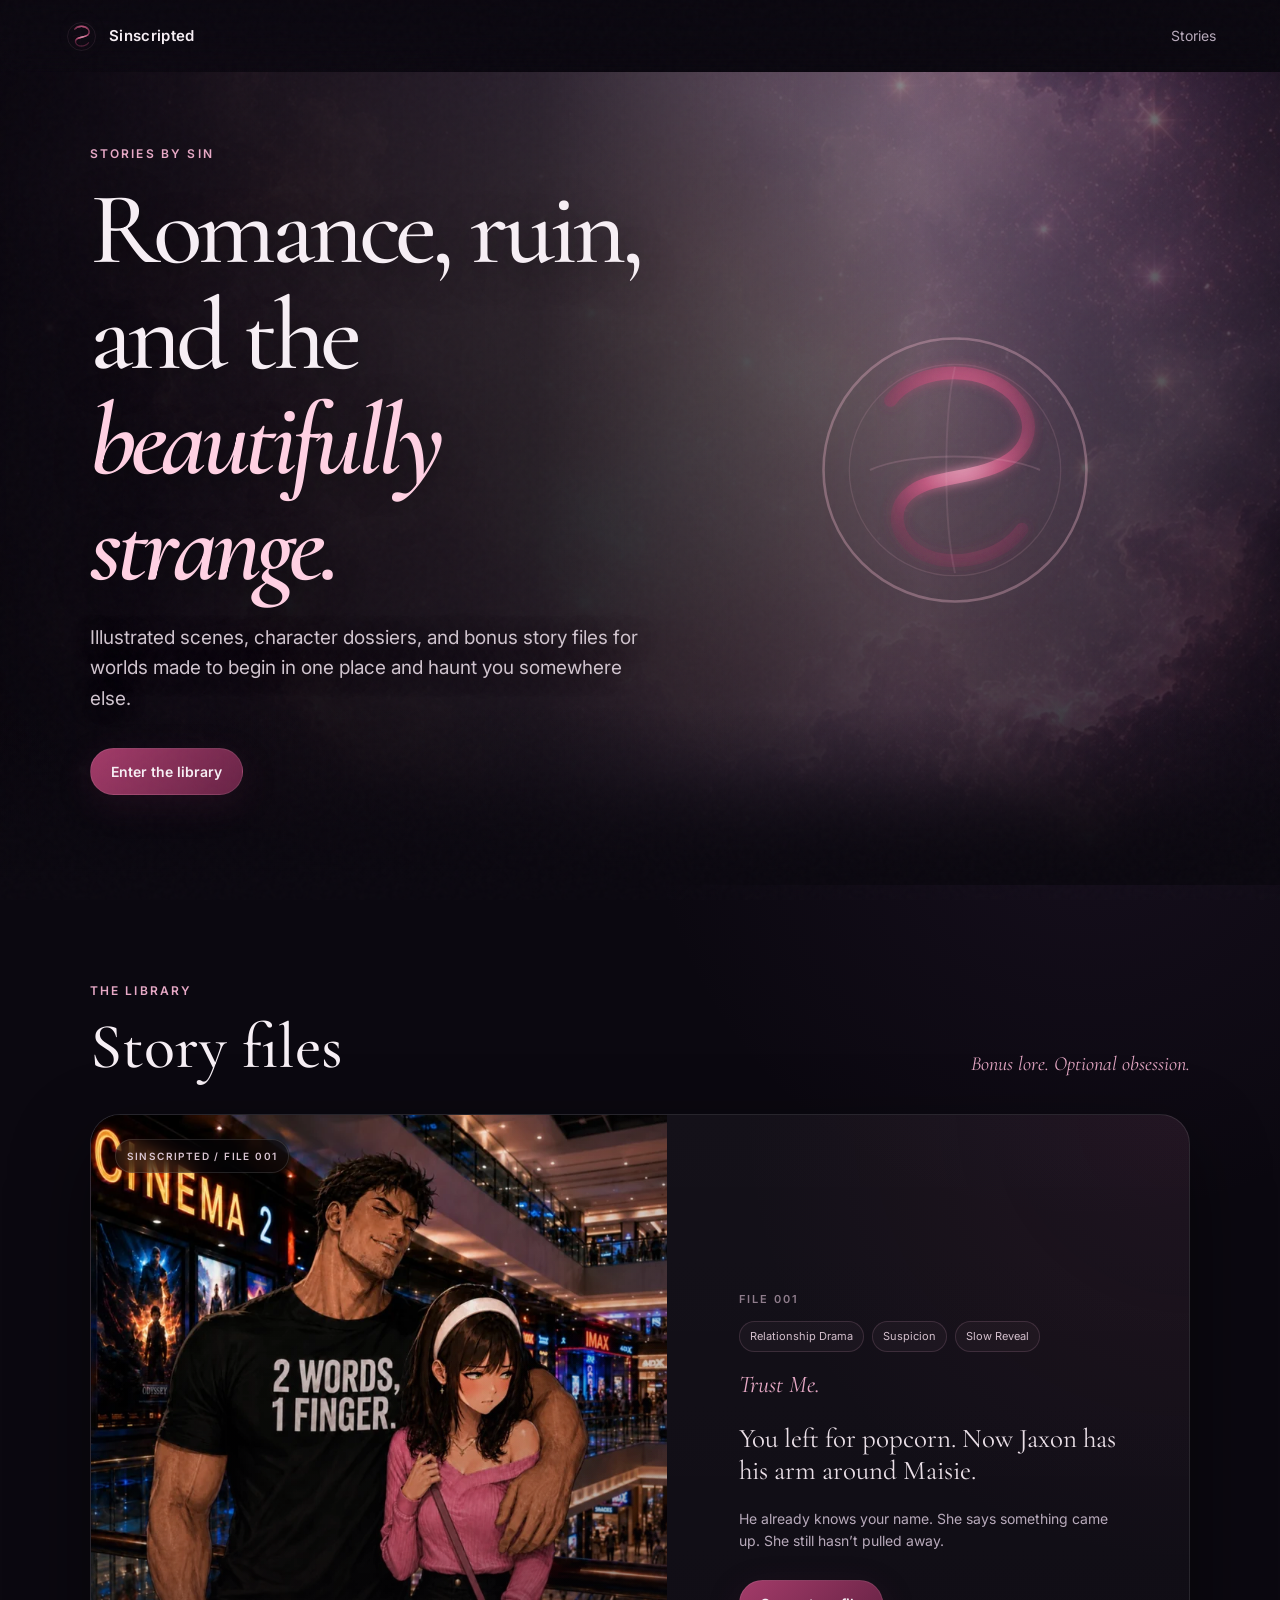
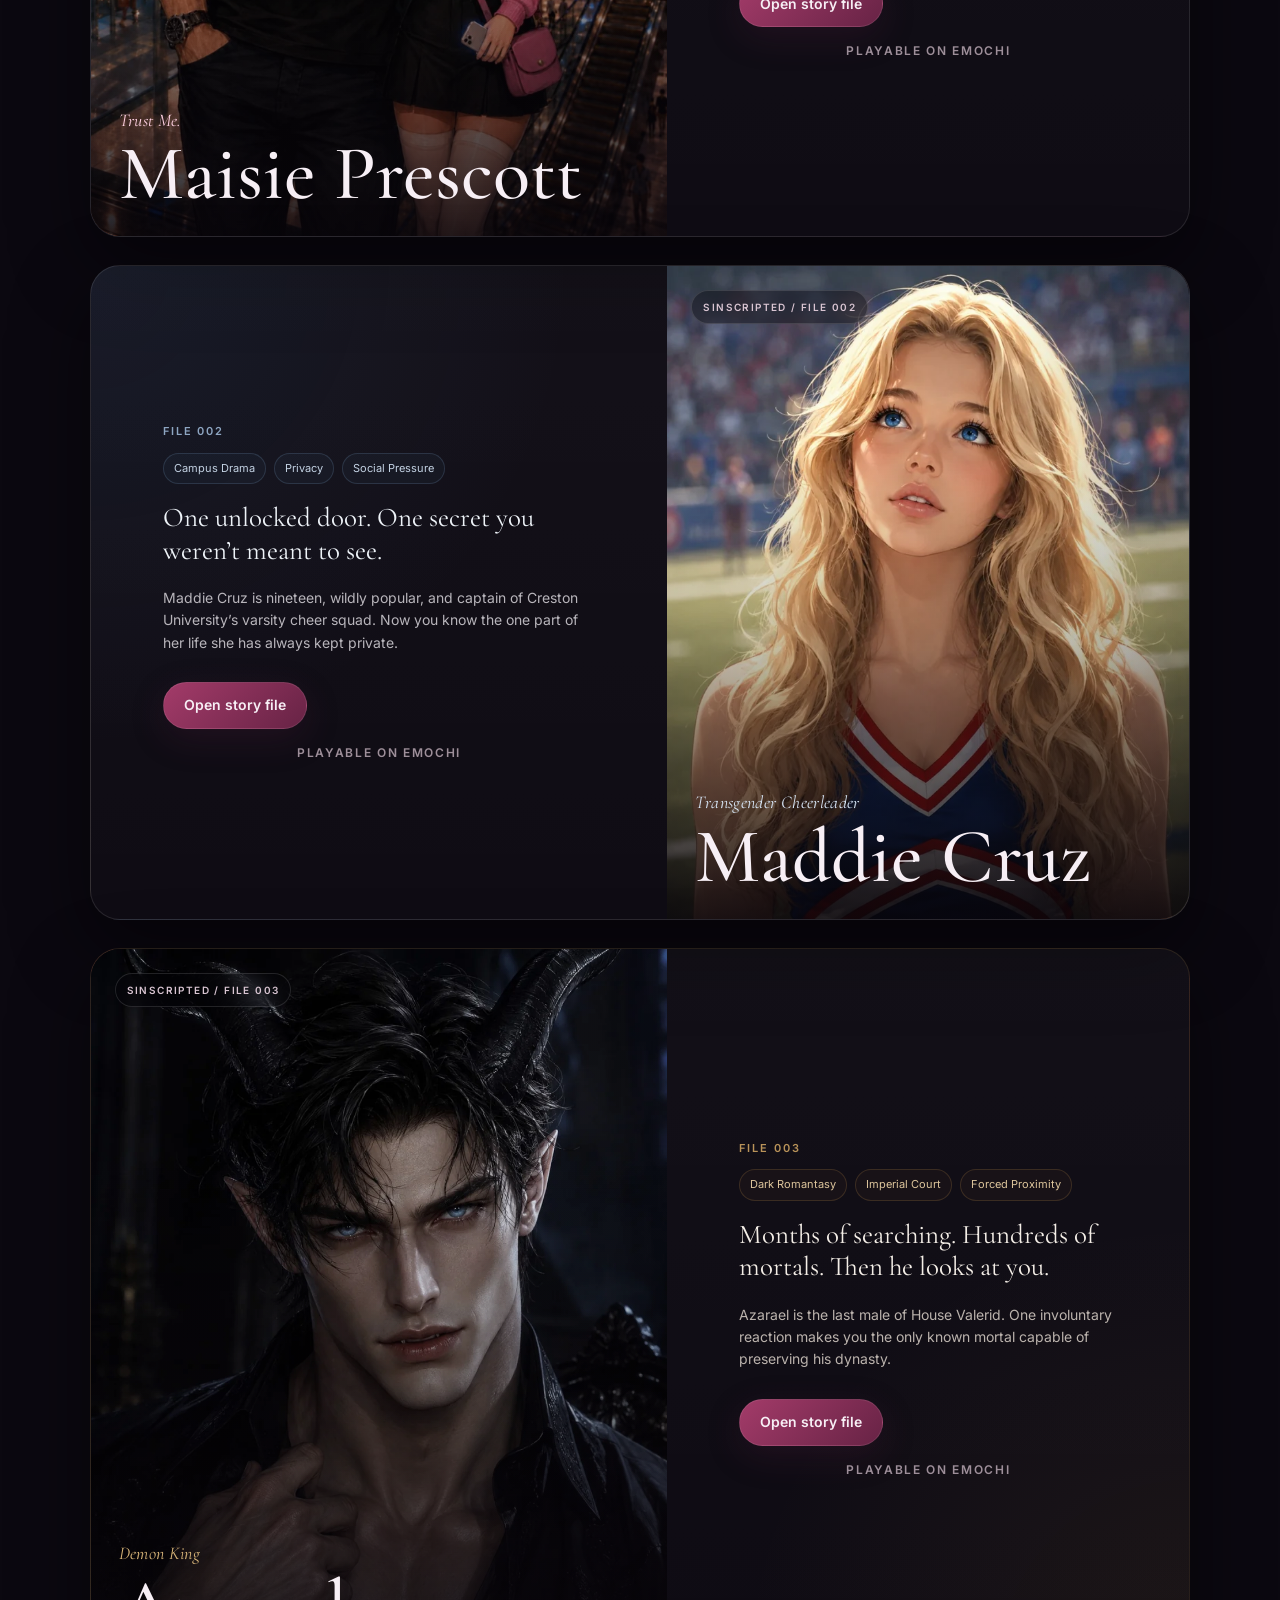
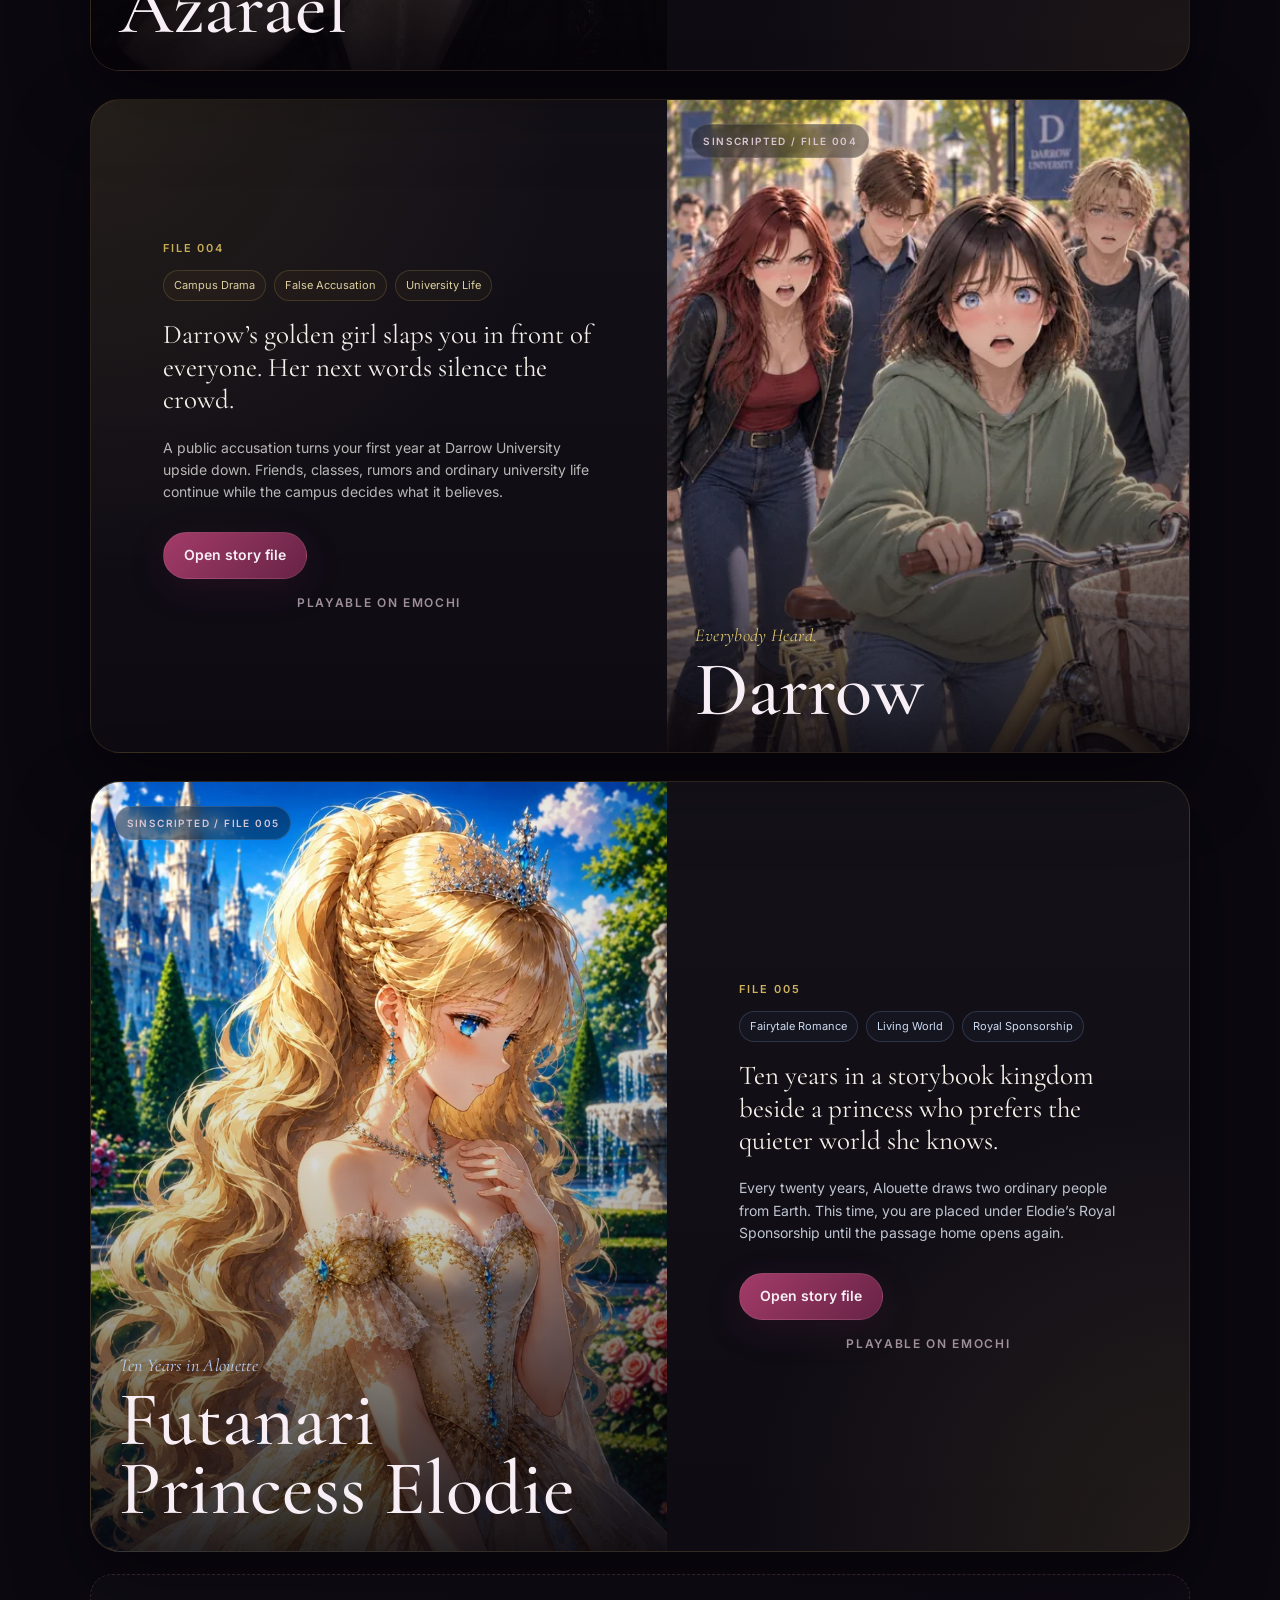
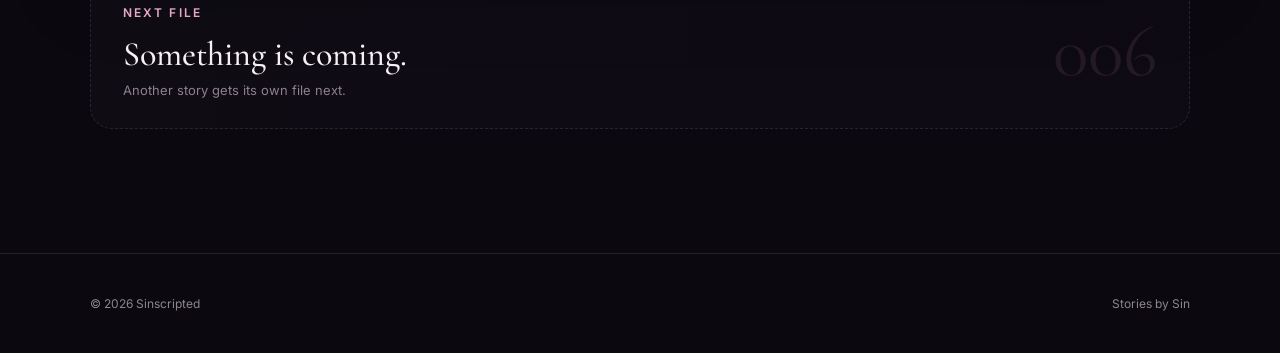
<file: index.html>
<!doctype html>
<html lang="en">
<head>
  <meta charset="utf-8">
  <meta name="viewport" content="width=device-width, initial-scale=1">
  <meta name="theme-color" content="#0b0810">
  <meta name="description" content="Sinscripted — Stories by Sin. Romance, ruin, and the beautifully strange.">
  <title>Sinscripted — Stories by Sin</title>
  <meta property="og:type" content="website">
  <meta property="og:title" content="Sinscripted — Stories by Sin">
  <meta property="og:description" content="Romance, ruin, and the beautifully strange.">
  <meta property="og:url" content="https://sinscripted.github.io/">
  <meta property="og:image" content="https://sinscripted.github.io/assets/brand/hero-desktop.png">
  <meta name="twitter:card" content="summary_large_image">
  <link rel="icon" href="/assets/brand/sinscripted-mark.svg" type="image/svg+xml">
  <link rel="stylesheet" href="/css/styles.css?v=3.1">
<style>
.platform-note{margin:14px 0 0;color:#9e8f9a;font-size:12px;font-weight:600;letter-spacing:.14em;text-transform:uppercase;text-align:center}
.centered-note{margin:0 0 18px;text-align:center;color:#c1b0bb}
.story-stack{display:grid;gap:28px}

.maddie-feature{background:radial-gradient(circle at 0% 0%,rgba(66,105,160,.13),transparent 30rem),radial-gradient(circle at 100% 100%,rgba(220,188,136,.08),transparent 28rem),linear-gradient(180deg,rgba(255,255,255,.038),rgba(255,255,255,.018))}
.maddie-cover{position:relative;overflow:hidden;background:#0c0c12}.maddie-cover img{width:100%;height:100%;min-height:620px;object-fit:cover;object-position:center 28%;transition:transform .7s cubic-bezier(.2,.65,.25,1)}.motion-ok .maddie-cover:hover img{transform:scale(1.025)}.maddie-cover .cover-copy{z-index:2}.maddie-cover .cover-copy small{order:-1;color:#d7e5f5;font-family:var(--serif);font-size:18px;text-transform:none;font-style:italic;letter-spacing:.02em}.maddie-cover .cover-copy strong{max-width:560px;font-size:clamp(50px,6vw,82px)}.maddie-feature .story-index{color:#8ea6c2}.maddie-feature .tag-row span{border-color:rgba(123,158,200,.20);background:rgba(102,137,180,.055);color:#c3d2e3}.maddie-feature .large-hook{color:#eef3f8}.maddie-feature .story-description{color:#b8b5bb}.maddie-feature .featured-cover{grid-column:2;grid-row:1}.maddie-feature .featured-copy{grid-column:1;grid-row:1}

.azarael-feature{background:radial-gradient(circle at 0% 0%,rgba(133,38,43,.12),transparent 30rem),radial-gradient(circle at 100% 100%,rgba(190,145,73,.08),transparent 28rem),linear-gradient(180deg,rgba(255,255,255,.035),rgba(255,255,255,.015));border-color:rgba(189,145,78,.15)}
.azarael-cover{position:relative;overflow:hidden;background:#09090b}.azarael-cover img{width:100%;height:100%;min-height:620px;object-fit:cover;object-position:center 24%;transition:transform .7s cubic-bezier(.2,.65,.25,1)}.motion-ok .azarael-cover:hover img{transform:scale(1.025)}.azarael-cover .cover-copy{z-index:2}.azarael-cover .cover-copy small{order:-1;color:#d9b67a;font-family:var(--serif);font-size:18px;text-transform:none;font-style:italic;letter-spacing:.02em}.azarael-cover .cover-copy strong{max-width:560px;font-size:clamp(50px,6vw,82px)}.azarael-feature .story-index{color:#b99359}.azarael-feature .tag-row span{border-color:rgba(196,150,78,.20);background:rgba(129,75,42,.07);color:#ddc59c}.azarael-feature .large-hook{color:#f4eee7}.azarael-feature .story-description{color:#bbb3ad}

.darrow-feature{background:radial-gradient(circle at 0% 0%,rgba(189,152,55,.11),transparent 30rem),radial-gradient(circle at 100% 100%,rgba(91,108,127,.10),transparent 28rem),linear-gradient(180deg,rgba(255,255,255,.035),rgba(255,255,255,.016));border-color:rgba(189,152,55,.15)}
.darrow-cover{position:relative;overflow:hidden;background:#101319}.darrow-cover img{width:100%;height:100%;min-height:620px;object-fit:cover;object-position:center 28%;transition:transform .7s cubic-bezier(.2,.65,.25,1)}.motion-ok .darrow-cover:hover img{transform:scale(1.025)}.darrow-cover .cover-copy{z-index:2}.darrow-cover .cover-copy small{order:-1;color:#d8c26c;font-family:var(--serif);font-size:18px;text-transform:none;font-style:italic;letter-spacing:.02em}.darrow-cover .cover-copy strong{max-width:560px;font-size:clamp(50px,6vw,82px)}.darrow-feature .story-index{color:#c8ad55}.darrow-feature .tag-row span{border-color:rgba(202,174,86,.20);background:rgba(154,126,53,.06);color:#ddd0a0}.darrow-feature .large-hook{color:#f1efe8}.darrow-feature .story-description{color:#b8b8b7}.darrow-feature .featured-cover{grid-column:2;grid-row:1}.darrow-feature .featured-copy{grid-column:1;grid-row:1}

.elodie-feature{
  background:
    radial-gradient(circle at 0% 0%,rgba(67,111,184,.14),transparent 30rem),
    radial-gradient(circle at 100% 100%,rgba(209,173,83,.10),transparent 28rem),
    linear-gradient(180deg,rgba(255,255,255,.038),rgba(255,255,255,.016));
  border-color:rgba(199,177,102,.17)
}
.elodie-cover{position:relative;overflow:hidden;background:#0c101a}
.elodie-cover img{width:100%;height:100%;min-height:620px;object-fit:cover;object-position:center 26%;transition:transform .7s cubic-bezier(.2,.65,.25,1)}
.motion-ok .elodie-cover:hover img{transform:scale(1.025)}
.elodie-cover .cover-copy{z-index:2}
.elodie-cover .cover-copy small{order:-1;color:#b8cdf2;font-family:var(--serif);font-size:18px;text-transform:none;font-style:italic;letter-spacing:.02em}
.elodie-cover .cover-copy strong{max-width:560px;font-size:clamp(50px,6vw,82px)}
.elodie-feature .story-index{color:#cfb160}
.elodie-feature .tag-row span{border-color:rgba(141,177,228,.20);background:rgba(83,120,178,.06);color:#cedcf1}
.elodie-feature .large-hook{color:#f4f1e8}
.elodie-feature .story-description{color:#bec4cf}

@media(max-width:860px){
  .maddie-feature .featured-cover,.maddie-feature .featured-copy,
  .darrow-feature .featured-cover,.darrow-feature .featured-copy{
    grid-column:auto;grid-row:auto
  }
  .maddie-feature .featured-cover,.darrow-feature .featured-cover{order:1}
  .maddie-feature .featured-copy,.darrow-feature .featured-copy{order:2}
  .maddie-cover img,.azarael-cover img,.darrow-cover img,.elodie-cover img{min-height:500px}
}
@media(max-width:520px){
  .maddie-cover img,.azarael-cover img,.darrow-cover img,.elodie-cover img{min-height:430px}
}
</style>
</head>
<body>
<div class="grain" aria-hidden="true"></div>
<header class="site-header"><a class="brand" href="/" aria-label="Sinscripted home"><img class="brand-mark-img" src="/assets/brand/sinscripted-mark.svg" alt=""><span class="brand-text">Sinscripted</span></a><nav class="site-nav" aria-label="Primary navigation"><a href="#stories">Stories</a></nav></header>
<main>
<section class="hero cosmic-hero"><div class="hero-art" aria-hidden="true"></div><div class="hero-overlay" aria-hidden="true"></div><div class="hero-inner reveal"><p class="eyebrow">Stories by Sin</p><h1>Romance, ruin, and the <em>beautifully strange.</em></h1><p class="hero-copy">Illustrated scenes, character dossiers, and bonus story files for worlds made to begin in one place and haunt you somewhere else.</p><a class="button primary" href="#stories">Enter the library</a></div><div class="hero-brandmark reveal" aria-hidden="true"><img src="/assets/brand/sinscripted-mark.svg" alt=""></div></section>
<section class="library section" id="stories"><div class="section-heading reveal"><div><p class="eyebrow">The library</p><h2>Story files</h2></div><p class="section-note">Bonus lore. Optional obsession.</p></div>
<div class="story-stack">

<article class="featured-story maisie-feature reveal"><a class="featured-cover cover-link maisie-cover" href="/maisie/" aria-label="Open the Maisie Prescott story file"><img src="/assets/stories/maisie/hero-card.webp" alt="Maisie Prescott beside Jaxon outside Cinema 2 at Northpoint Mall"><div class="cover-shade" aria-hidden="true"></div><div class="file-badge">SINSCRIPTED / FILE 001</div><div class="cover-copy"><small>Trust Me.</small><strong>Maisie Prescott</strong></div></a><div class="featured-copy"><p class="story-index">FILE 001</p><div class="tag-row" aria-label="Story tags"><span>Relationship Drama</span><span>Suspicion</span><span>Slow Reveal</span></div><p class="feature-subtitle">Trust Me.</p><p class="hook large-hook">You left for popcorn. Now Jaxon has his arm around Maisie.</p><p class="story-description">He already knows your name. She says something came up. She still hasn’t pulled away.</p><div class="card-actions"><a class="button primary" href="/maisie/">Open story file</a></div><p class="platform-note">Playable on Emochi</p></div></article>

<article class="featured-story maddie-feature reveal"><a class="featured-cover cover-link maddie-cover" href="/maddie/" aria-label="Open the Transgender Cheerleader Maddie Cruz story file"><img src="/assets/stories/maddie/poster-card.webp" alt="Maddie Cruz in her blue, red and white Creston University cheer uniform"><div class="cover-shade" aria-hidden="true"></div><div class="file-badge">SINSCRIPTED / FILE 002</div><div class="cover-copy"><small>Transgender Cheerleader</small><strong>Maddie Cruz</strong></div></a><div class="featured-copy"><p class="story-index">FILE 002</p><div class="tag-row" aria-label="Story tags"><span>Campus Drama</span><span>Privacy</span><span>Social Pressure</span></div><p class="hook large-hook">One unlocked door. One secret you weren’t meant to see.</p><p class="story-description">Maddie Cruz is nineteen, wildly popular, and captain of Creston University’s varsity cheer squad. Now you know the one part of her life she has always kept private.</p><div class="card-actions"><a class="button primary" href="/maddie/">Open story file</a></div><p class="platform-note">Playable on Emochi</p></div></article>

<article class="featured-story azarael-feature reveal"><a class="featured-cover cover-link azarael-cover" href="/azarael/" aria-label="Open the Demon King Azarael story file"><img src="/assets/stories/azarael/poster-card.webp" alt="Azarael, Demon King of the Valerid Empire"><div class="cover-shade" aria-hidden="true"></div><div class="file-badge">SINSCRIPTED / FILE 003</div><div class="cover-copy"><small>Demon King</small><strong>Azarael</strong></div></a><div class="featured-copy"><p class="story-index">FILE 003</p><div class="tag-row" aria-label="Story tags"><span>Dark Romantasy</span><span>Imperial Court</span><span>Forced Proximity</span></div><p class="hook large-hook">Months of searching. Hundreds of mortals. Then he looks at you.</p><p class="story-description">Azarael is the last male of House Valerid. One involuntary reaction makes you the only known mortal capable of preserving his dynasty.</p><div class="card-actions"><a class="button primary" href="/azarael/">Open story file</a></div><p class="platform-note">Playable on Emochi</p></div></article>

<article class="featured-story darrow-feature reveal"><a class="featured-cover cover-link darrow-cover" href="/darrow/" aria-label="Open the Darrow story file"><img src="/darrow/assets/darrow-card-480.webp" alt="Darrow University story artwork"><div class="cover-shade" aria-hidden="true"></div><div class="file-badge">SINSCRIPTED / FILE 004</div><div class="cover-copy"><small>Everybody Heard.</small><strong>Darrow</strong></div></a><div class="featured-copy"><p class="story-index">FILE 004</p><div class="tag-row" aria-label="Story tags"><span>Campus Drama</span><span>False Accusation</span><span>University Life</span></div><p class="hook large-hook">Darrow’s golden girl slaps you in front of everyone. Her next words silence the crowd.</p><p class="story-description">A public accusation turns your first year at Darrow University upside down. Friends, classes, rumors and ordinary university life continue while the campus decides what it believes.</p><div class="card-actions"><a class="button primary" href="/darrow/">Open story file</a></div><p class="platform-note">Playable on Emochi</p></div></article>

<article class="featured-story elodie-feature reveal"><a class="featured-cover cover-link elodie-cover" href="/elodie/" aria-label="Open the Futanari Princess Elodie story file"><img src="/assets/stories/elodie/poster-card.webp" alt="Futanari Princess Elodie in the gardens of Alouette's royal palace"><div class="cover-shade" aria-hidden="true"></div><div class="file-badge">SINSCRIPTED / FILE 005</div><div class="cover-copy"><small>Ten Years in Alouette</small><strong>Futanari Princess Elodie</strong></div></a><div class="featured-copy"><p class="story-index">FILE 005</p><div class="tag-row" aria-label="Story tags"><span>Fairytale Romance</span><span>Living World</span><span>Royal Sponsorship</span></div><p class="hook large-hook">Ten years in a storybook kingdom beside a princess who prefers the quieter world she knows.</p><p class="story-description">Every twenty years, Alouette draws two ordinary people from Earth. This time, you are placed under Elodie’s Royal Sponsorship until the passage home opens again.</p><div class="card-actions"><a class="button primary" href="/elodie/">Open story file</a></div><p class="platform-note">Playable on Emochi</p></div></article>

</div>
<div class="next-file reveal"><div><p class="eyebrow">Next file</p><h3>Something is coming.</h3><p>Another story gets its own file next.</p></div><span class="next-file-number">006</span></div></section>
</main>
<footer class="site-footer"><span>© <span id="year"></span> Sinscripted</span><span>Stories by Sin</span></footer><script src="/js/site.js?v=3.3"></script>
</body>
</html>
</file>
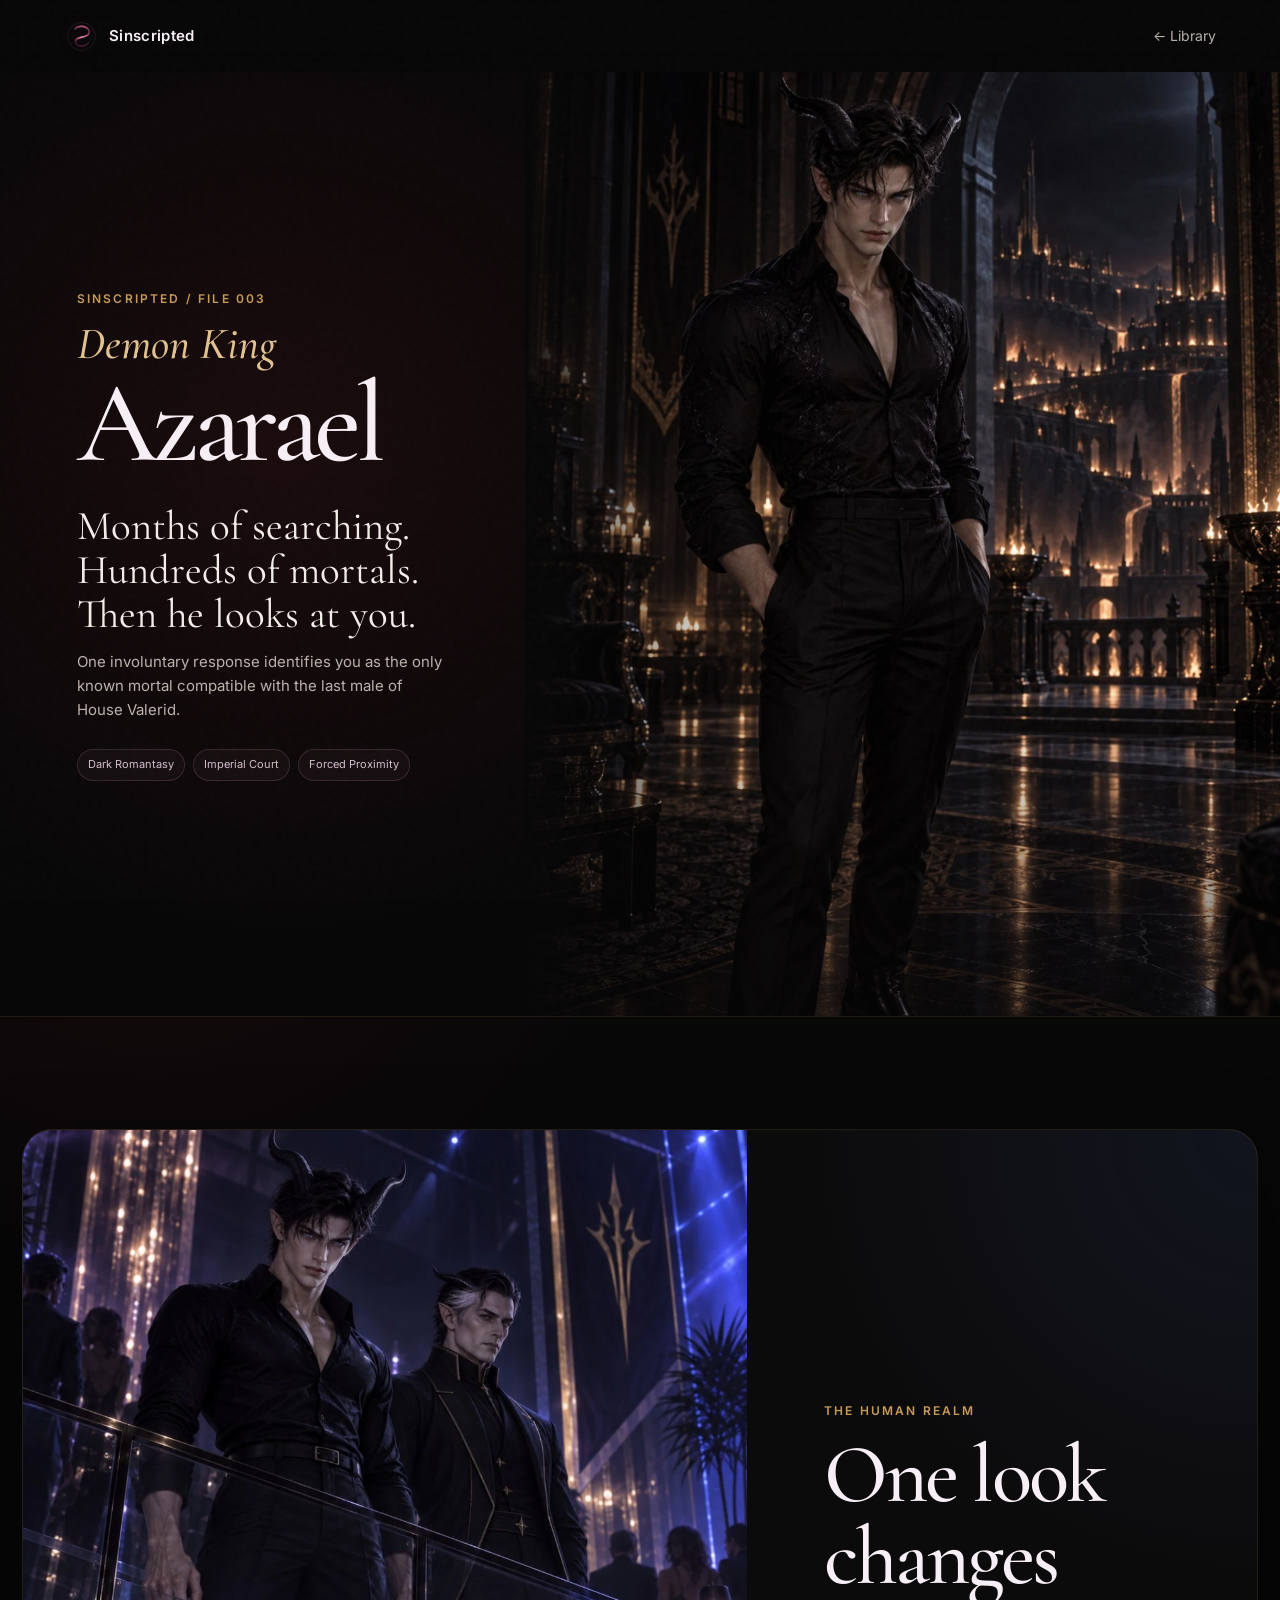
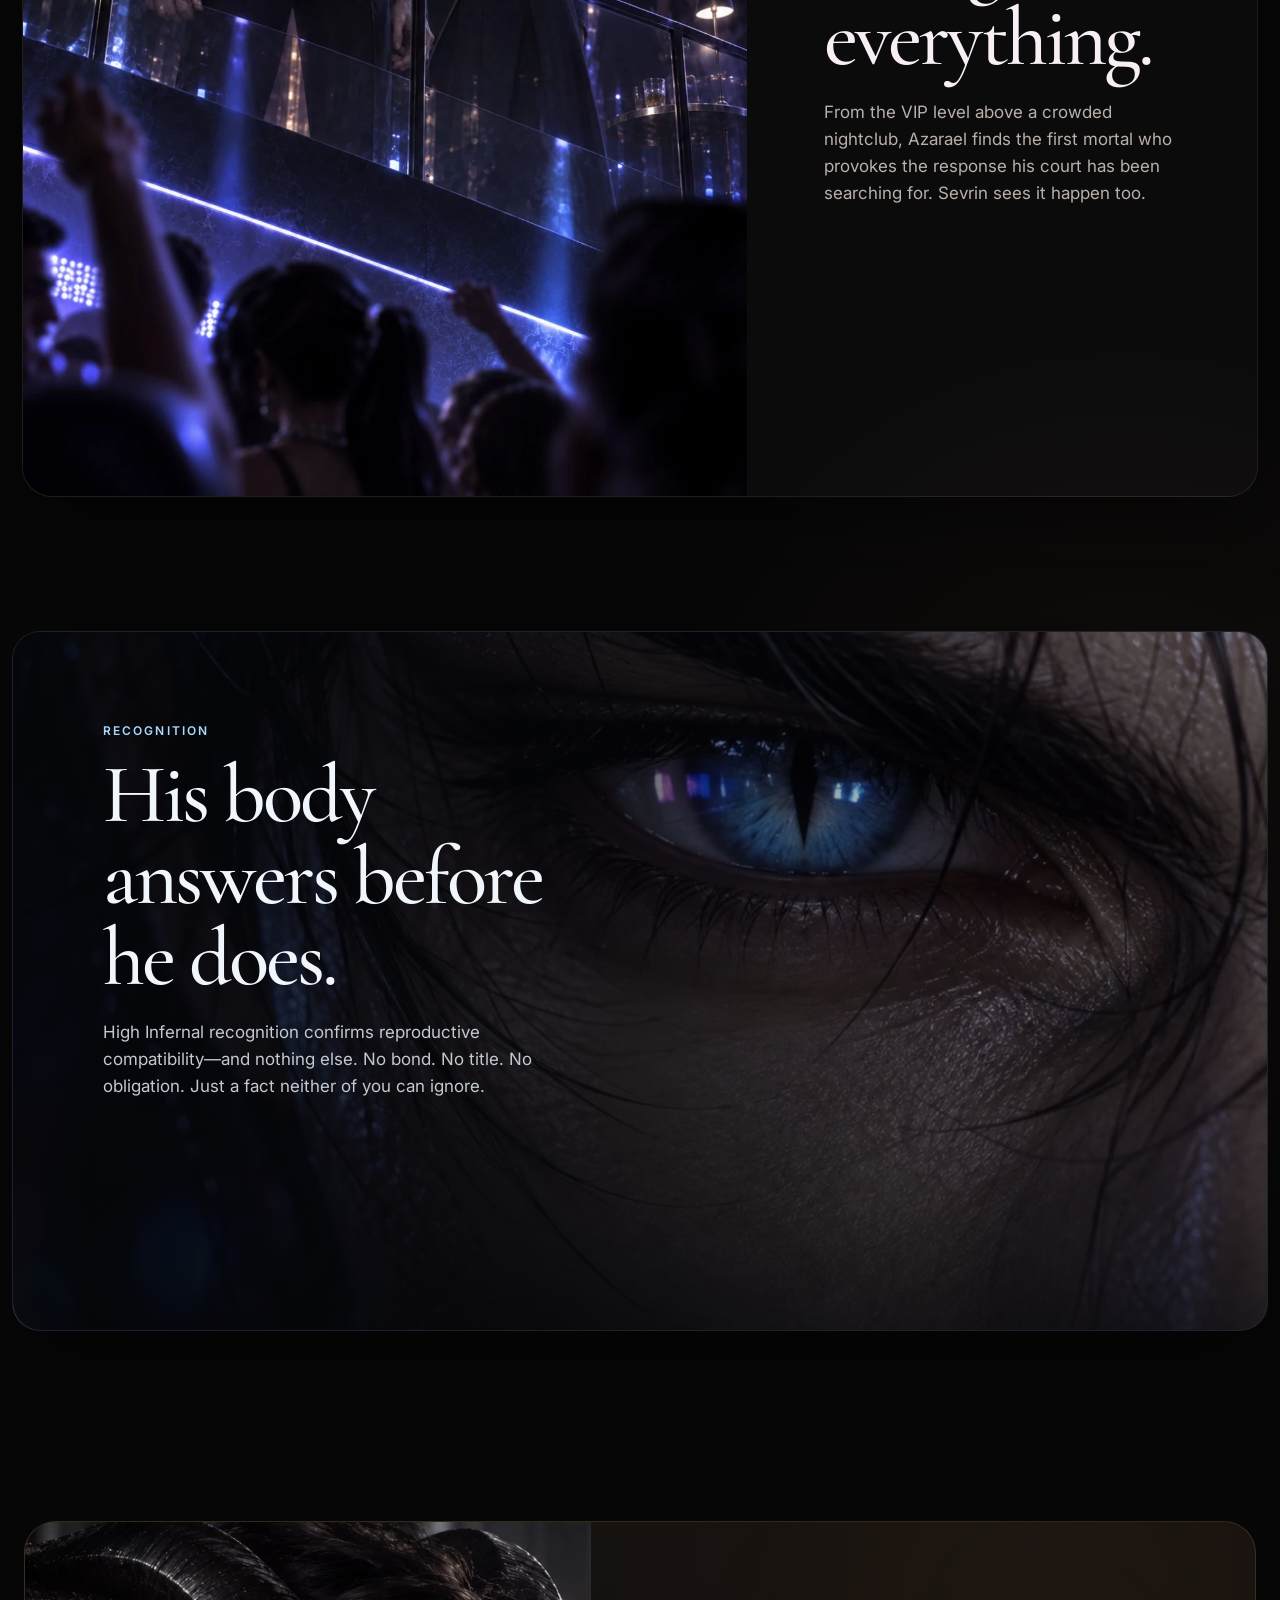
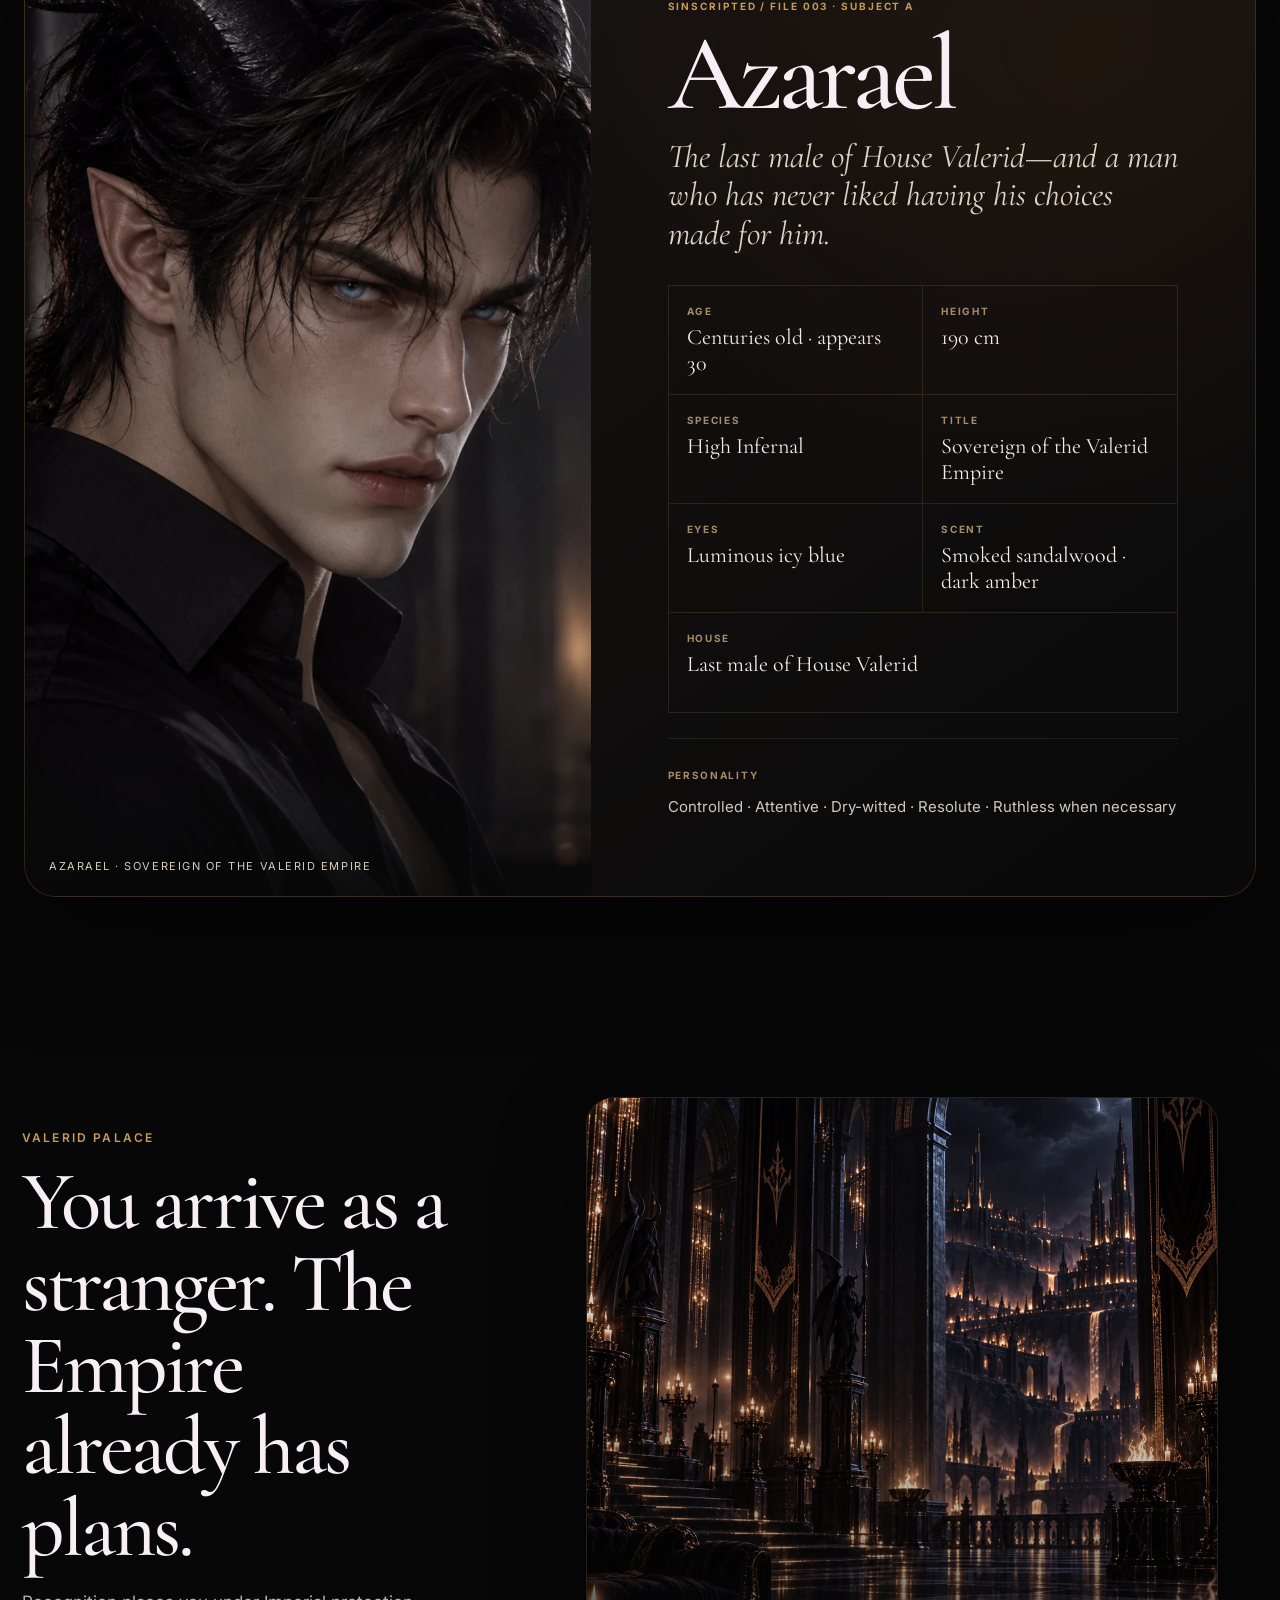
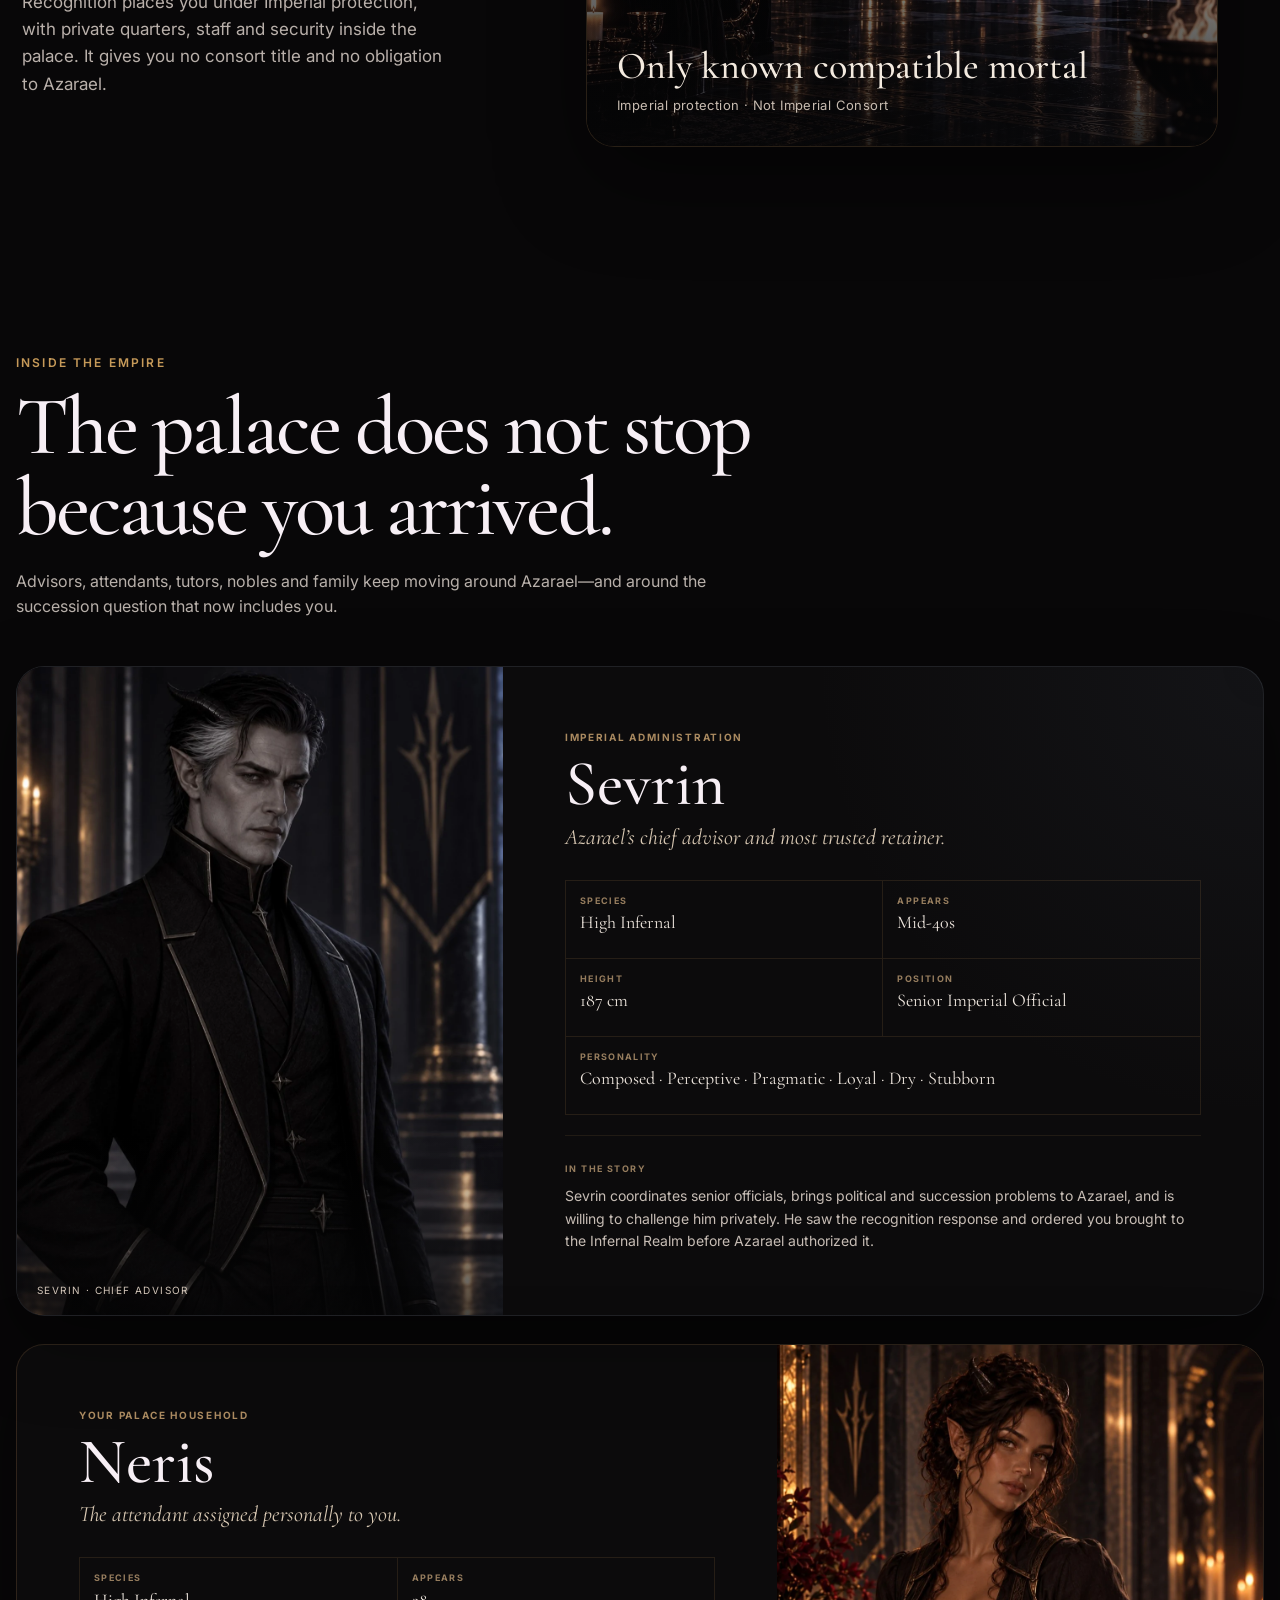
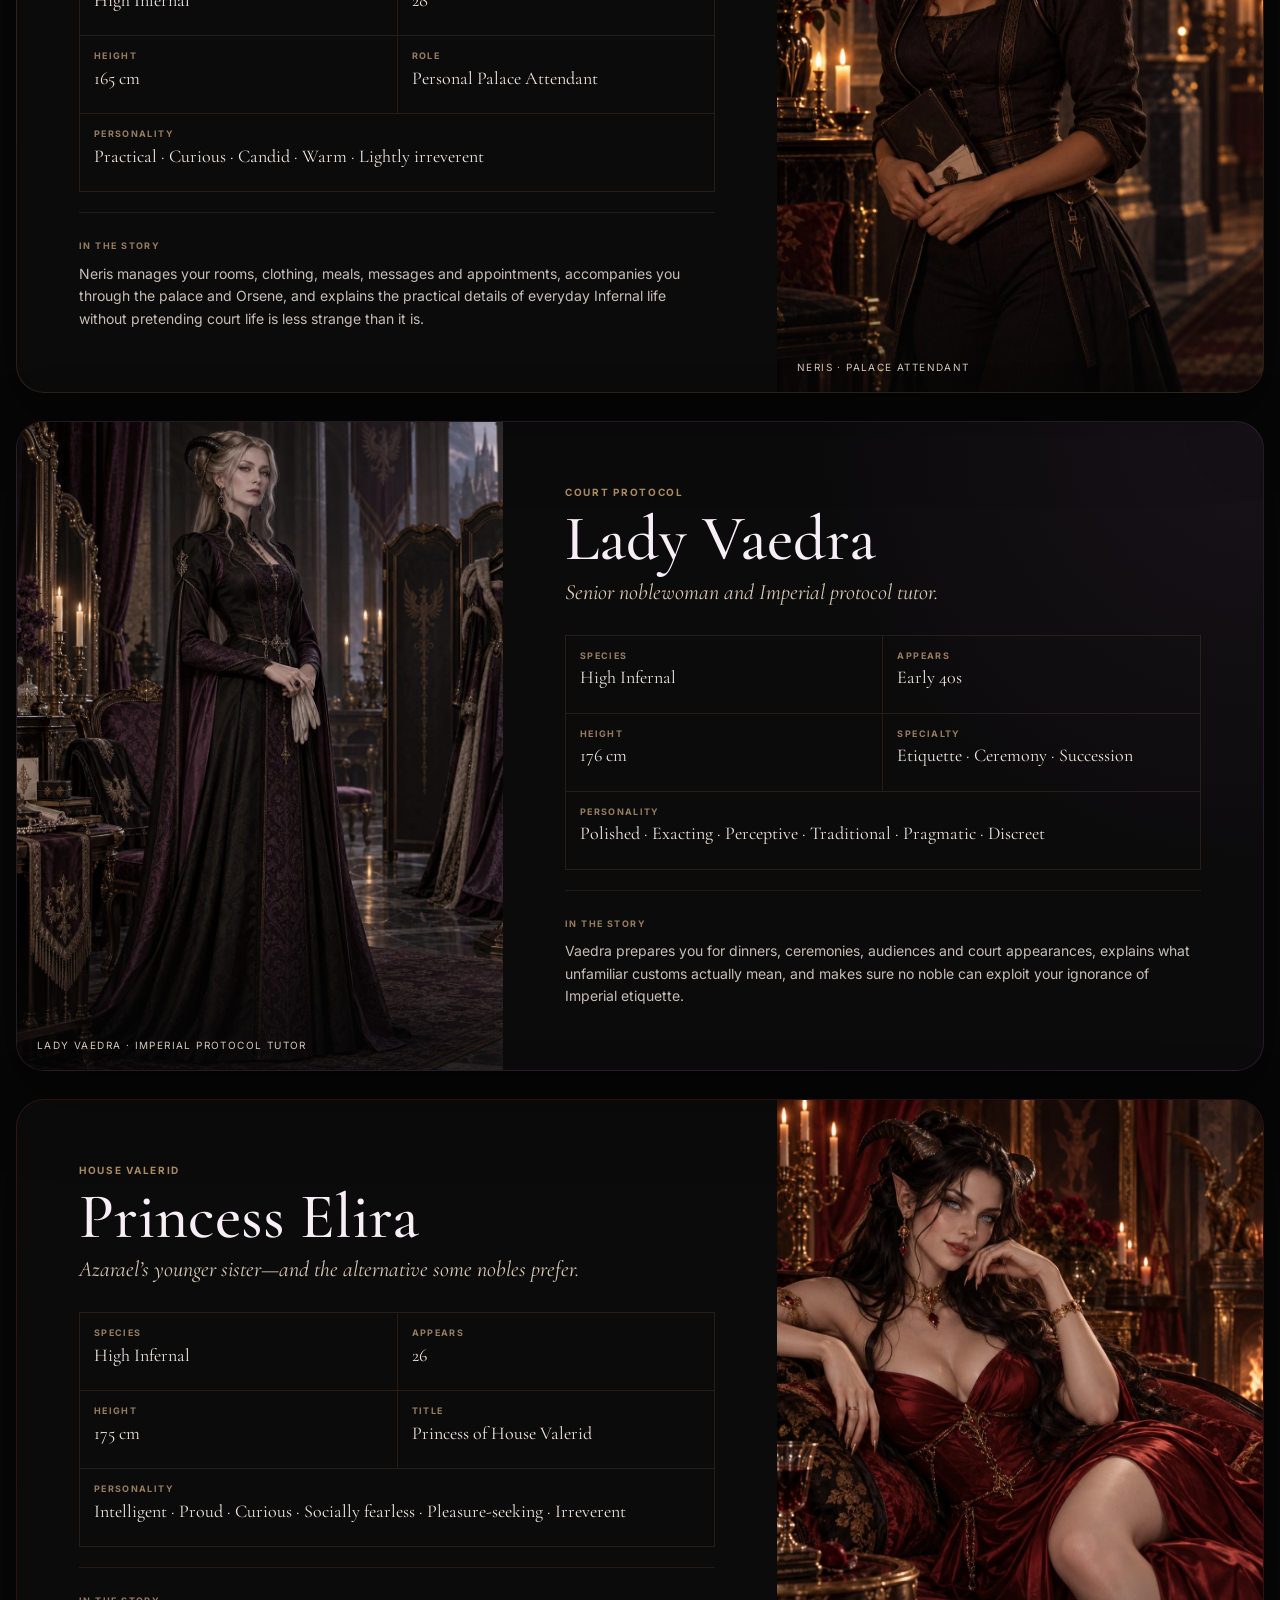
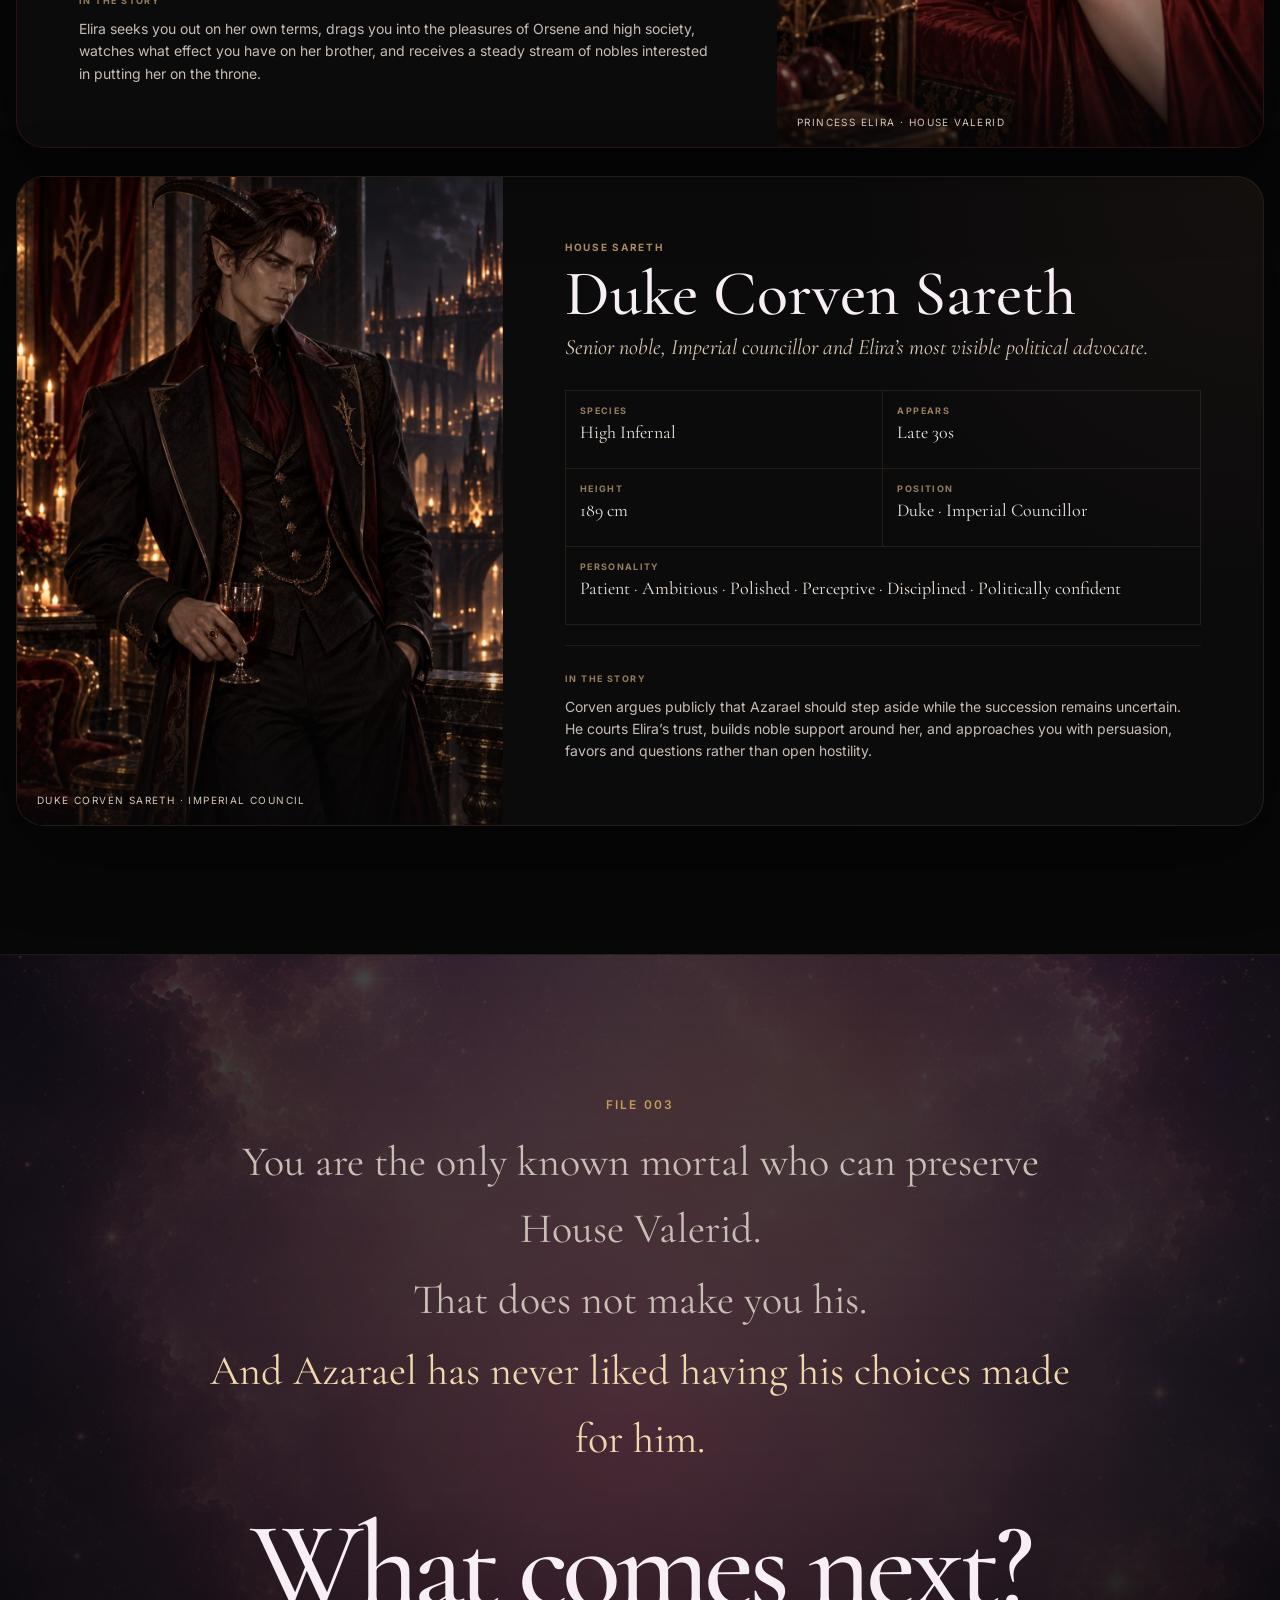
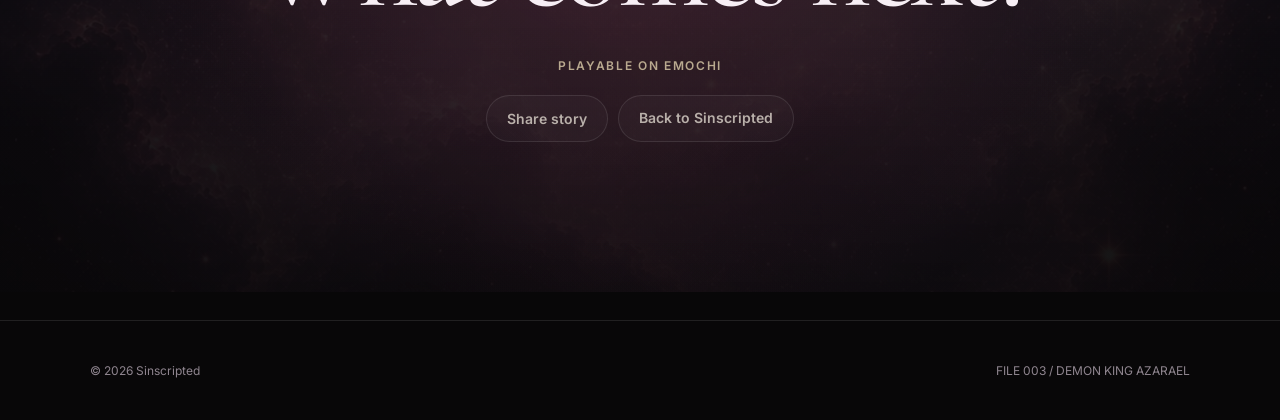
<file: azarael/index.html>
<!doctype html>
<html lang="en">
<head>
  <meta charset="utf-8">
  <meta name="viewport" content="width=device-width, initial-scale=1">
  <meta name="theme-color" content="#080708">
  <meta name="description" content="Demon King Azarael — Sinscripted File 003. Illustrated scenes, character profiles and story extras.">
  <title>Demon King Azarael — Sinscripted File 003</title>
  <meta property="og:type" content="article">
  <meta property="og:title" content="Demon King Azarael — Sinscripted File 003">
  <meta property="og:description" content="Months of searching. Hundreds of mortals. Then he looks at you.">
  <meta property="og:url" content="https://sinscripted.github.io/azarael/">
  <meta property="og:image" content="https://sinscripted.github.io/assets/stories/azarael/poster.webp">
  <meta name="twitter:card" content="summary_large_image">
  <link rel="icon" href="/assets/brand/sinscripted-mark.svg" type="image/svg+xml">
  <link rel="stylesheet" href="/css/styles.css?v=3.1">

<style id="file-003-inline-v2">
.azarael-page{
  --gold:#c69a59;
  --gold2:#e2c28f;
  --blue:#a9d8ff;
  --muted:#b9b0aa;
  background:
    radial-gradient(circle at 12% 8%,rgba(117,32,38,.12),transparent 30rem),
    radial-gradient(circle at 88% 24%,rgba(169,132,73,.07),transparent 30rem),
    #080708;
}
.azarael-page main{overflow:hidden}
.azarael-page .story-nav{
  z-index:60;
  background:linear-gradient(to bottom,rgba(8,7,8,.94),rgba(8,7,8,.45),transparent);
}
.azarael-page .eyebrow{color:var(--gold)}

.azarael-hero{
  min-height:900px;
  display:grid;
  grid-template-columns:minmax(330px,.82fr) minmax(460px,1.18fr);
  align-items:stretch;
  overflow:hidden;
  border-bottom:1px solid rgba(210,165,92,.12);
  background:radial-gradient(circle at 22% 40%,rgba(108,30,34,.18),transparent 30rem),#080708;
}
.azarael-hero-copy{
  position:relative;
  z-index:3;
  align-self:center;
  padding:90px clamp(30px,6vw,96px);
}
.azarael-title-kicker{
  display:block;
  margin:0 0 10px;
  color:var(--gold2);
  font-family:var(--serif);
  font-size:clamp(30px,3.5vw,48px);
  font-style:italic;
  font-weight:500;
  line-height:1;
}
.azarael-hero-copy h1{
  margin:0 0 32px;
  max-width:720px;
  font-family:var(--serif);
  font-size:clamp(78px,9vw,132px);
  font-weight:500;
  line-height:.82;
  letter-spacing:-.048em;
}
.azarael-lead{
  max-width:610px;
  margin:0 0 14px;
  color:#f3eee9;
  font-family:var(--serif);
  font-size:clamp(29px,3.2vw,42px);
  line-height:1.08;
}
.azarael-sublead{
  max-width:600px;
  margin:0 0 27px;
  color:#bcb2ad;
  font-size:15px;
}
.azarael-hero-art{
  position:relative;
  margin:0;
  min-height:900px;
  overflow:hidden;
}
.azarael-hero-art img{
  width:100%;
  height:100%;
  min-height:900px;
  object-fit:cover;
  object-position:center 34%;
}
.azarael-vignette{
  position:absolute;
  inset:0;
  pointer-events:none;
  background:
    linear-gradient(90deg,#080708 0%,rgba(8,7,8,.48) 10%,transparent 32%),
    linear-gradient(to top,rgba(8,7,8,.62),transparent 35%);
}

.infernal-section{
  width:min(1260px,calc(100% - 44px));
  margin:0 auto;
  padding:112px 0;
}
.nightclub-beat{
  display:grid;
  grid-template-columns:minmax(360px,1.08fr) minmax(300px,.76fr);
  align-items:center;
  overflow:hidden;
  border:1px solid rgba(180,143,82,.14);
  border-radius:30px;
  background:radial-gradient(circle at 100% 0%,rgba(51,77,137,.15),transparent 28rem),rgba(255,255,255,.018);
  box-shadow:0 34px 90px rgba(0,0,0,.48);
}
.nightclub-art{
  margin:0;
  min-height:700px;
  height:100%;
}
.nightclub-art img{
  width:100%;
  height:100%;
  min-height:700px;
  object-fit:cover;
}
.nightclub-copy{padding:clamp(36px,6vw,78px)}
.nightclub-copy h2,
.recognition-copy h2,
.world-copy h2,
.cast-heading h2{
  margin:0 0 20px;
  font-family:var(--serif);
  font-size:clamp(50px,6.5vw,84px);
  font-weight:500;
  line-height:.98;
  letter-spacing:-.035em;
}
.nightclub-copy p:not(.eyebrow),
.recognition-copy p:not(.eyebrow),
.world-copy p:not(.eyebrow){
  color:var(--muted);
  font-size:17px;
}

.recognition-section{
  width:min(1320px,calc(100% - 24px));
  margin:0 auto;
  padding:22px 0 112px;
}
.recognition-panel{
  position:relative;
  min-height:700px;
  overflow:hidden;
  border:1px solid rgba(135,173,214,.16);
  border-radius:28px;
  background:#07080b;
  box-shadow:0 35px 90px rgba(0,0,0,.5);
}
.recognition-panel>img{
  position:absolute;
  inset:0;
  width:100%;
  height:100%;
  object-fit:cover;
  object-position:center;
}
.recognition-panel:after{
  content:"";
  position:absolute;
  inset:0;
  background:
    linear-gradient(90deg,rgba(5,6,9,.93) 0%,rgba(5,6,9,.70) 42%,rgba(5,6,9,.18) 75%),
    linear-gradient(to top,rgba(5,6,9,.75),transparent 45%);
}
.recognition-copy{
  position:relative;
  z-index:2;
  width:min(650px,100%);
  padding:clamp(44px,7vw,94px);
}
.recognition-copy .eyebrow{color:var(--blue)}
.recognition-copy h2{color:#f0f6fb}
.recognition-copy p:not(.eyebrow){color:#c3c9cf}

/* Azarael full dossier */
.dossier-section{padding:78px 24px 126px}
.azarael-dossier{
  width:min(1300px,100%);
  margin:0 auto;
  display:grid;
  grid-template-columns:minmax(370px,.92fr) minmax(430px,1.08fr);
  overflow:hidden;
  border:1px solid rgba(196,151,86,.20);
  border-radius:32px;
  background:
    radial-gradient(circle at 86% 12%,rgba(127,74,31,.12),transparent 30rem),
    linear-gradient(145deg,rgba(26,21,18,.98),rgba(9,9,10,.99));
  box-shadow:0 42px 100px rgba(0,0,0,.5);
}
.azarael-portrait{
  position:relative;
  margin:0;
  min-height:820px;
  overflow:hidden;
  background:#09090a;
}
.azarael-portrait img{
  width:100%;
  height:100%;
  min-height:820px;
  object-fit:cover;
  object-position:center;
}
.azarael-portrait:after{
  content:"";
  position:absolute;
  inset:0;
  background:linear-gradient(to top,rgba(7,7,8,.86),transparent 30%);
}
.azarael-portrait figcaption{
  position:absolute;
  z-index:2;
  left:24px;
  right:24px;
  bottom:20px;
  color:#d8cbb9;
  font-size:11px;
  letter-spacing:.14em;
  text-transform:uppercase;
}
.azarael-dossier-copy{
  align-self:center;
  padding:clamp(42px,6vw,78px);
}
.dossier-code{
  margin:0 0 15px;
  color:var(--gold);
  font-size:10px;
  font-weight:700;
  letter-spacing:.19em;
  text-transform:uppercase;
}
.azarael-dossier-copy h2{
  margin:0 0 18px;
  font-family:var(--serif);
  font-size:clamp(70px,8.4vw,108px);
  font-weight:500;
  line-height:.84;
  letter-spacing:-.044em;
}
.dossier-deck{
  max-width:620px;
  margin:0 0 32px;
  color:#ded2c4;
  font-family:var(--serif);
  font-size:clamp(25px,2.6vw,35px);
  font-style:italic;
  line-height:1.16;
}
.dossier-grid{
  margin:0;
  display:grid;
  grid-template-columns:repeat(2,minmax(0,1fr));
  border-top:1px solid rgba(196,151,86,.16);
  border-left:1px solid rgba(196,151,86,.16);
}
.dossier-grid>div{
  min-height:100px;
  padding:17px 18px;
  border-right:1px solid rgba(196,151,86,.16);
  border-bottom:1px solid rgba(196,151,86,.16);
}
.dossier-grid .wide{grid-column:1/-1}
.dossier-grid dt{
  margin:0 0 6px;
  color:#a68c68;
  font-size:10px;
  font-weight:700;
  letter-spacing:.17em;
  text-transform:uppercase;
}
.dossier-grid dd{
  margin:0;
  color:#f3eee8;
  font-family:var(--serif);
  font-size:22px;
  line-height:1.18;
}
.dossier-personality{
  margin-top:25px;
  padding-top:22px;
  border-top:1px solid rgba(196,151,86,.13);
}
.dossier-personality span{
  color:#a68c68;
  font-size:10px;
  font-weight:700;
  letter-spacing:.17em;
  text-transform:uppercase;
}
.dossier-personality p{
  margin:8px 0 0;
  max-width:650px;
  color:#d2c8be;
  font-size:15px;
}

/* Palace status section — image replaces placeholder block */
.world-section{
  width:min(1280px,calc(100% - 44px));
  margin:0 auto;
  padding:58px 0 120px;
  display:grid;
  grid-template-columns:minmax(300px,.72fr) minmax(420px,1.18fr);
  gap:clamp(44px,7vw,92px);
  align-items:center;
}
.world-copy{padding:10px 0}
.world-visual{
  position:relative;
  min-height:650px;
  overflow:hidden;
  border:1px solid rgba(196,151,86,.16);
  border-radius:28px;
  background:#0b0909;
  box-shadow:0 34px 90px rgba(0,0,0,.46);
}
.world-visual img{
  position:absolute;
  inset:0;
  width:100%;
  height:100%;
  object-fit:cover;
  object-position:center;
}
.world-visual:after{
  content:"";
  position:absolute;
  inset:0;
  background:
    linear-gradient(to top,rgba(6,6,7,.88) 0%,rgba(6,6,7,.30) 38%,transparent 70%),
    linear-gradient(90deg,rgba(6,6,7,.16),transparent 55%);
}
.world-caption{
  position:absolute;
  z-index:2;
  left:30px;
  right:30px;
  bottom:28px;
}
.world-caption strong{
  display:block;
  margin:0 0 6px;
  color:#f3eadf;
  font-family:var(--serif);
  font-size:clamp(29px,3vw,38px);
  font-weight:500;
  line-height:1.06;
}
.world-caption span{
  color:#c7bbb0;
  font-size:13px;
  letter-spacing:.03em;
}

/* Supporting cast */
.cast-section{
  width:min(1280px,calc(100% - 32px));
  margin:0 auto;
  padding:70px 0 128px;
}
.cast-heading{
  width:min(790px,100%);
  margin:0 0 46px;
}
.cast-heading>p:last-child{
  max-width:730px;
  color:#b8b0aa;
  font-size:16px;
}
.supporting-stack{
  display:grid;
  gap:28px;
}
.support-profile{
  display:grid;
  grid-template-columns:minmax(320px,.78fr) minmax(430px,1.22fr);
  overflow:hidden;
  border:1px solid rgba(196,151,86,.15);
  border-radius:28px;
  background:
    radial-gradient(circle at 100% 0%,rgba(115,74,38,.08),transparent 26rem),
    rgba(255,255,255,.018);
  box-shadow:0 28px 78px rgba(0,0,0,.40);
}
.support-profile.reverse{
  grid-template-columns:minmax(430px,1.22fr) minmax(320px,.78fr);
}
.support-profile.reverse .support-portrait{order:2}
.support-profile.reverse .support-copy{order:1}
.support-portrait{
  position:relative;
  margin:0;
  min-height:590px;
  overflow:hidden;
  background:#0b0a0a;
}
.support-portrait img{
  width:100%;
  height:100%;
  min-height:590px;
  object-fit:cover;
  object-position:center 22%;
}
.support-portrait:after{
  content:"";
  position:absolute;
  inset:0;
  background:linear-gradient(to top,rgba(7,7,8,.72),transparent 28%);
}
.support-portrait figcaption{
  position:absolute;
  z-index:2;
  left:20px;
  right:20px;
  bottom:17px;
  color:#d4c7ba;
  font-size:10px;
  letter-spacing:.14em;
  text-transform:uppercase;
}
.support-copy{
  align-self:center;
  padding:clamp(32px,5vw,62px);
}
.support-code{
  margin:0 0 10px;
  color:#aa8a60;
  font-size:10px;
  font-weight:700;
  letter-spacing:.17em;
  text-transform:uppercase;
}
.support-copy h3{
  margin:0 0 7px;
  font-family:var(--serif);
  font-size:clamp(52px,5vw,72px);
  font-weight:500;
  line-height:.9;
}
.support-title{
  margin:0 0 25px;
  color:#d8c8b3;
  font-family:var(--serif);
  font-size:22px;
  font-style:italic;
}
.support-facts{
  margin:0;
  display:grid;
  grid-template-columns:repeat(2,minmax(0,1fr));
  border-top:1px solid rgba(196,151,86,.14);
  border-left:1px solid rgba(196,151,86,.14);
}
.support-facts>div{
  min-height:78px;
  padding:13px 14px;
  border-right:1px solid rgba(196,151,86,.14);
  border-bottom:1px solid rgba(196,151,86,.14);
}
.support-facts .wide{grid-column:1/-1}
.support-facts dt{
  margin:0 0 4px;
  color:#967d5e;
  font-size:9px;
  font-weight:700;
  letter-spacing:.15em;
  text-transform:uppercase;
}
.support-facts dd{
  margin:0;
  color:#eee6de;
  font-family:var(--serif);
  font-size:18px;
  line-height:1.16;
}
.support-note{
  margin-top:20px;
  padding-top:18px;
  border-top:1px solid rgba(196,151,86,.11);
}
.support-note span{
  color:#967d5e;
  font-size:9px;
  font-weight:700;
  letter-spacing:.16em;
  text-transform:uppercase;
}
.support-note p{
  margin:6px 0 0;
  color:#c7bdb5;
  font-size:14px;
  line-height:1.6;
}
.support-profile.sevrin{
  border-color:rgba(118,127,142,.19);
  background:radial-gradient(circle at 100% 0%,rgba(70,81,99,.11),transparent 28rem),rgba(255,255,255,.018);
}
.support-profile.vaedra{
  border-color:rgba(120,82,127,.23);
  background:radial-gradient(circle at 100% 0%,rgba(91,57,103,.12),transparent 28rem),rgba(255,255,255,.018);
}
.support-profile.elira{
  border-color:rgba(139,42,48,.24);
  background:radial-gradient(circle at 100% 0%,rgba(125,31,39,.14),transparent 28rem),rgba(255,255,255,.018);
}
.support-profile.corven{
  border-color:rgba(150,100,66,.20);
}
.support-profile.neris{
  border-color:rgba(180,135,84,.18);
}

.final-question{
  position:relative;
  overflow:hidden;
  padding:140px 28px 150px;
  text-align:center;
  border-top:1px solid rgba(196,151,86,.12);
  background:
    radial-gradient(circle at center,rgba(111,32,37,.12),transparent 32rem),
    linear-gradient(rgba(8,7,8,.76),rgba(8,7,8,.95)),
    url('/assets/brand/nebula-secondary.png') center/cover no-repeat;
}
.final-question-inner{
  position:relative;
  z-index:2;
  width:min(900px,100%);
  margin:0 auto;
}
.tension-line{
  margin:4px 0;
  color:#c9beb5;
  font-family:var(--serif);
  font-size:clamp(25px,4vw,42px);
}
.tension-line.accent{color:#f0d7ad}
.final-question h2{
  margin:32px 0 26px;
  font-family:var(--serif);
  font-size:clamp(70px,10vw,122px);
  font-weight:500;
  letter-spacing:-.045em;
}
.platform-note{
  margin:0 0 20px;
  color:#b9a98f;
  font-size:12px;
  font-weight:600;
  letter-spacing:.14em;
  text-transform:uppercase;
  text-align:center;
}

@media(max-width:980px){
  .azarael-hero{min-height:0;grid-template-columns:1fr}
  .azarael-hero-art{order:1;min-height:min(76vh,760px)}
  .azarael-hero-art img{min-height:min(76vh,760px)}
  .azarael-hero-copy{order:2;padding:58px 28px 78px}
  .azarael-vignette{background:linear-gradient(to top,#080708 0%,rgba(8,7,8,.12) 34%,transparent 62%)}
  .nightclub-beat{grid-template-columns:1fr}
  .world-section{grid-template-columns:1fr}
  .azarael-dossier{grid-template-columns:1fr}
  .azarael-portrait,.azarael-portrait img{min-height:700px}
  .support-profile,.support-profile.reverse{grid-template-columns:1fr}
  .support-profile.reverse .support-portrait,.support-profile.reverse .support-copy{order:initial}
}
@media(max-width:620px){
  .azarael-page .site-header{padding-inline:18px}
  .azarael-hero-copy{padding:44px 20px 66px}
  .azarael-title-kicker{font-size:28px}
  .azarael-hero-copy h1{font-size:clamp(64px,20vw,90px)}
  .azarael-lead{font-size:29px}
  .azarael-sublead{font-size:14px;line-height:1.6}
  .azarael-hero-art,.azarael-hero-art img{min-height:570px}

  .infernal-section{width:calc(100% - 24px);padding:76px 0}
  .nightclub-beat{border-radius:20px}
  .nightclub-art,.nightclub-art img{min-height:500px}
  .nightclub-copy{padding:31px 22px 36px}
  .nightclub-copy h2,.recognition-copy h2,.world-copy h2,.cast-heading h2{font-size:49px}

  .recognition-section{width:calc(100% - 20px);padding:6px 0 86px}
  .recognition-panel{min-height:620px;border-radius:20px}
  .recognition-panel:after{background:linear-gradient(to top,rgba(5,6,9,.96) 0%,rgba(5,6,9,.66) 50%,rgba(5,6,9,.15) 78%)}
  .recognition-copy{
    width:100%;
    min-height:620px;
    display:flex;
    flex-direction:column;
    justify-content:flex-end;
    padding:34px 22px;
  }
  .recognition-copy p:not(.eyebrow){font-size:15px}

  .dossier-section{padding:48px 14px 90px}
  .azarael-dossier{border-radius:22px}
  .azarael-portrait,.azarael-portrait img{min-height:520px}
  .azarael-dossier-copy{padding:31px 20px 38px}
  .azarael-dossier-copy h2{font-size:65px}
  .dossier-deck{font-size:25px}
  .dossier-grid>div{min-height:86px;padding:14px 12px}
  .dossier-grid dt{font-size:8px}
  .dossier-grid dd{font-size:18px}
  .dossier-personality p{font-size:14px}

  .world-section{width:calc(100% - 28px);padding:48px 0 92px}
  .world-visual{min-height:540px;border-radius:22px}
  .world-caption{left:20px;right:20px;bottom:20px}
  .world-caption strong{font-size:29px}
  .world-caption span{font-size:12px}

  .cast-section{width:calc(100% - 24px);padding:54px 0 96px}
  .support-profile{border-radius:21px}
  .support-portrait,.support-portrait img{min-height:500px}
  .support-copy{padding:28px 20px 34px}
  .support-copy h3{font-size:54px}
  .support-title{font-size:21px}
  .support-facts>div{min-height:72px;padding:12px 10px}
  .support-facts dt{font-size:8px}
  .support-facts dd{font-size:17px}
  .support-note p{font-size:13px}

  .final-question{padding:98px 20px 110px}
  .final-question h2{font-size:72px}
}
</style>
</head>

<body class="azarael-page">
  <div class="grain" aria-hidden="true"></div>

  <header class="site-header compact story-nav">
    <a class="brand" href="/" aria-label="Back to Sinscripted">
      <img class="brand-mark-img" src="/assets/brand/sinscripted-mark.svg" alt="">
      <span class="brand-text">Sinscripted</span>
    </a>
    <a class="back-link" href="/">← Library</a>
  </header>

  <main>
    <section class="azarael-hero">
      <div class="azarael-hero-copy reveal">
        <p class="eyebrow">Sinscripted / File 003</p>
        <span class="azarael-title-kicker">Demon King</span>
        <h1>Azarael</h1>
        <p class="azarael-lead">Months of searching. Hundreds of mortals. Then he looks at you.</p>
        <p class="azarael-sublead">One involuntary response identifies you as the only known mortal compatible with the last male of House Valerid.</p>
        <div class="tag-row"><span>Dark Romantasy</span><span>Imperial Court</span><span>Forced Proximity</span></div>
      </div>

      <figure class="azarael-hero-art reveal">
        <img src="/assets/stories/azarael/hero.webp" alt="Azarael standing in Valerid Palace above the illuminated city of Orsene">
        <div class="azarael-vignette" aria-hidden="true"></div>
      </figure>
    </section>

    <section class="infernal-section">
      <div class="nightclub-beat reveal">
        <figure class="nightclub-art">
          <img src="/assets/stories/azarael/nightclub.webp" alt="Azarael and Sevrin looking down from the VIP level of a human nightclub" loading="lazy">
        </figure>
        <div class="nightclub-copy">
          <p class="eyebrow">The human realm</p>
          <h2>One look changes everything.</h2>
          <p>From the VIP level above a crowded nightclub, Azarael finds the first mortal who provokes the response his court has been searching for. Sevrin sees it happen too.</p>
        </div>
      </div>
    </section>

    <section class="recognition-section">
      <div class="recognition-panel reveal">
        <img src="/assets/stories/azarael/recognition-eye.webp" alt="Close view of Azarael's luminous blue eye with a vertical pupil" loading="lazy">
        <div class="recognition-copy">
          <p class="eyebrow">Recognition</p>
          <h2>His body answers before he does.</h2>
          <p>High Infernal recognition confirms reproductive compatibility—and nothing else. No bond. No title. No obligation. Just a fact neither of you can ignore.</p>
        </div>
      </div>
    </section>

    <section class="dossier-section">
      <div class="azarael-dossier reveal">
        <figure class="azarael-portrait">
          <img src="/assets/stories/azarael/azarael-dossier.webp" alt="Close portrait of Azarael in a black open-collar shirt" loading="lazy">
          <figcaption>Azarael · Sovereign of the Valerid Empire</figcaption>
        </figure>

        <div class="azarael-dossier-copy">
          <p class="dossier-code">SINSCRIPTED / FILE 003 · SUBJECT A</p>
          <h2>Azarael</h2>
          <p class="dossier-deck">The last male of House Valerid—and a man who has never liked having his choices made for him.</p>

          <dl class="dossier-grid">
            <div><dt>Age</dt><dd>Centuries old · appears 30</dd></div>
            <div><dt>Height</dt><dd>190 cm</dd></div>
            <div><dt>Species</dt><dd>High Infernal</dd></div>
            <div><dt>Title</dt><dd>Sovereign of the Valerid Empire</dd></div>
            <div><dt>Eyes</dt><dd>Luminous icy blue</dd></div>
            <div><dt>Scent</dt><dd>Smoked sandalwood · dark amber</dd></div>
            <div class="wide"><dt>House</dt><dd>Last male of House Valerid</dd></div>
          </dl>

          <div class="dossier-personality">
            <span>Personality</span>
            <p>Controlled · Attentive · Dry-witted · Resolute · Ruthless when necessary</p>
          </div>
        </div>
      </div>
    </section>

    <section class="world-section">
      <div class="world-copy reveal">
        <p class="eyebrow">Valerid Palace</p>
        <h2>You arrive as a stranger. The Empire already has plans.</h2>
        <p>Recognition places you under Imperial protection, with private quarters, staff and security inside the palace. It gives you no consort title and no obligation to Azarael.</p>
      </div>

      <figure class="world-visual reveal">
        <img src="/assets/stories/azarael/valerid-palace.webp" alt="The black-stone interior of Valerid Palace overlooking the illuminated terraces of Orsene" loading="lazy">
        <figcaption class="world-caption">
          <strong>Only known compatible mortal</strong>
          <span>Imperial protection · Not Imperial Consort</span>
        </figcaption>
      </figure>
    </section>

    <section class="cast-section">
      <div class="cast-heading reveal">
        <p class="eyebrow">Inside the Empire</p>
        <h2>The palace does not stop because you arrived.</h2>
        <p>Advisors, attendants, tutors, nobles and family keep moving around Azarael—and around the succession question that now includes you.</p>
      </div>

      <div class="supporting-stack">
        <article class="support-profile sevrin reveal">
          <figure class="support-portrait">
            <img src="/assets/stories/azarael/sevrin.webp" alt="Sevrin, Azarael's silver-templed chief advisor" loading="lazy">
            <figcaption>Sevrin · Chief Advisor</figcaption>
          </figure>
          <div class="support-copy">
            <p class="support-code">Imperial Administration</p>
            <h3>Sevrin</h3>
            <p class="support-title">Azarael’s chief advisor and most trusted retainer.</p>
            <dl class="support-facts">
              <div><dt>Species</dt><dd>High Infernal</dd></div>
              <div><dt>Appears</dt><dd>Mid-40s</dd></div>
              <div><dt>Height</dt><dd>187 cm</dd></div>
              <div><dt>Position</dt><dd>Senior Imperial Official</dd></div>
              <div class="wide"><dt>Personality</dt><dd>Composed · Perceptive · Pragmatic · Loyal · Dry · Stubborn</dd></div>
            </dl>
            <div class="support-note"><span>In the story</span><p>Sevrin coordinates senior officials, brings political and succession problems to Azarael, and is willing to challenge him privately. He saw the recognition response and ordered you brought to the Infernal Realm before Azarael authorized it.</p></div>
          </div>
        </article>

        <article class="support-profile neris reverse reveal">
          <figure class="support-portrait">
            <img src="/assets/stories/azarael/neris.webp" alt="Neris, the palace attendant assigned personally to the user" loading="lazy">
            <figcaption>Neris · Palace Attendant</figcaption>
          </figure>
          <div class="support-copy">
            <p class="support-code">Your Palace Household</p>
            <h3>Neris</h3>
            <p class="support-title">The attendant assigned personally to you.</p>
            <dl class="support-facts">
              <div><dt>Species</dt><dd>High Infernal</dd></div>
              <div><dt>Appears</dt><dd>28</dd></div>
              <div><dt>Height</dt><dd>165 cm</dd></div>
              <div><dt>Role</dt><dd>Personal Palace Attendant</dd></div>
              <div class="wide"><dt>Personality</dt><dd>Practical · Curious · Candid · Warm · Lightly irreverent</dd></div>
            </dl>
            <div class="support-note"><span>In the story</span><p>Neris manages your rooms, clothing, meals, messages and appointments, accompanies you through the palace and Orsene, and explains the practical details of everyday Infernal life without pretending court life is less strange than it is.</p></div>
          </div>
        </article>

        <article class="support-profile vaedra reveal">
          <figure class="support-portrait">
            <img src="/assets/stories/azarael/vaedra.webp" alt="Lady Vaedra in formal black and plum court dress" loading="lazy">
            <figcaption>Lady Vaedra · Imperial Protocol Tutor</figcaption>
          </figure>
          <div class="support-copy">
            <p class="support-code">Court Protocol</p>
            <h3>Lady Vaedra</h3>
            <p class="support-title">Senior noblewoman and Imperial protocol tutor.</p>
            <dl class="support-facts">
              <div><dt>Species</dt><dd>High Infernal</dd></div>
              <div><dt>Appears</dt><dd>Early 40s</dd></div>
              <div><dt>Height</dt><dd>176 cm</dd></div>
              <div><dt>Specialty</dt><dd>Etiquette · Ceremony · Succession</dd></div>
              <div class="wide"><dt>Personality</dt><dd>Polished · Exacting · Perceptive · Traditional · Pragmatic · Discreet</dd></div>
            </dl>
            <div class="support-note"><span>In the story</span><p>Vaedra prepares you for dinners, ceremonies, audiences and court appearances, explains what unfamiliar customs actually mean, and makes sure no noble can exploit your ignorance of Imperial etiquette.</p></div>
          </div>
        </article>

        <article class="support-profile elira reverse reveal">
          <figure class="support-portrait">
            <img src="/assets/stories/azarael/elira.webp" alt="Princess Elira of House Valerid reclining in a red gown" loading="lazy">
            <figcaption>Princess Elira · House Valerid</figcaption>
          </figure>
          <div class="support-copy">
            <p class="support-code">House Valerid</p>
            <h3>Princess Elira</h3>
            <p class="support-title">Azarael’s younger sister—and the alternative some nobles prefer.</p>
            <dl class="support-facts">
              <div><dt>Species</dt><dd>High Infernal</dd></div>
              <div><dt>Appears</dt><dd>26</dd></div>
              <div><dt>Height</dt><dd>175 cm</dd></div>
              <div><dt>Title</dt><dd>Princess of House Valerid</dd></div>
              <div class="wide"><dt>Personality</dt><dd>Intelligent · Proud · Curious · Socially fearless · Pleasure-seeking · Irreverent</dd></div>
            </dl>
            <div class="support-note"><span>In the story</span><p>Elira seeks you out on her own terms, drags you into the pleasures of Orsene and high society, watches what effect you have on her brother, and receives a steady stream of nobles interested in putting her on the throne.</p></div>
          </div>
        </article>

        <article class="support-profile corven reveal">
          <figure class="support-portrait">
            <img src="/assets/stories/azarael/corven.webp" alt="Duke Corven Sareth in black and oxblood formalwear holding a wine glass" loading="lazy">
            <figcaption>Duke Corven Sareth · Imperial Council</figcaption>
          </figure>
          <div class="support-copy">
            <p class="support-code">House Sareth</p>
            <h3>Duke Corven Sareth</h3>
            <p class="support-title">Senior noble, Imperial councillor and Elira’s most visible political advocate.</p>
            <dl class="support-facts">
              <div><dt>Species</dt><dd>High Infernal</dd></div>
              <div><dt>Appears</dt><dd>Late 30s</dd></div>
              <div><dt>Height</dt><dd>189 cm</dd></div>
              <div><dt>Position</dt><dd>Duke · Imperial Councillor</dd></div>
              <div class="wide"><dt>Personality</dt><dd>Patient · Ambitious · Polished · Perceptive · Disciplined · Politically confident</dd></div>
            </dl>
            <div class="support-note"><span>In the story</span><p>Corven argues publicly that Azarael should step aside while the succession remains uncertain. He courts Elira’s trust, builds noble support around her, and approaches you with persuasion, favors and questions rather than open hostility.</p></div>
          </div>
        </article>
      </div>
    </section>

    <section class="final-question reveal">
      <div class="final-question-inner">
        <p class="eyebrow">File 003</p>
        <p class="tension-line">You are the only known mortal who can preserve House Valerid.</p>
        <p class="tension-line">That does not make you his.</p>
        <p class="tension-line accent">And Azarael has never liked having his choices made for him.</p>
        <h2>What comes next?</h2>
        <p class="platform-note">Playable on Emochi</p>
        <div class="card-actions centered"><a class="button ghost" href="/">Back to Sinscripted</a></div>
      </div>
    </section>
  </main>

  <footer class="site-footer">
    <span>© <span id="year"></span> Sinscripted</span>
    <span>FILE 003 / DEMON KING AZARAEL</span>
  </footer>

  <script src="/js/site.js?v=3.3"></script>
</body>
</html>
</file>
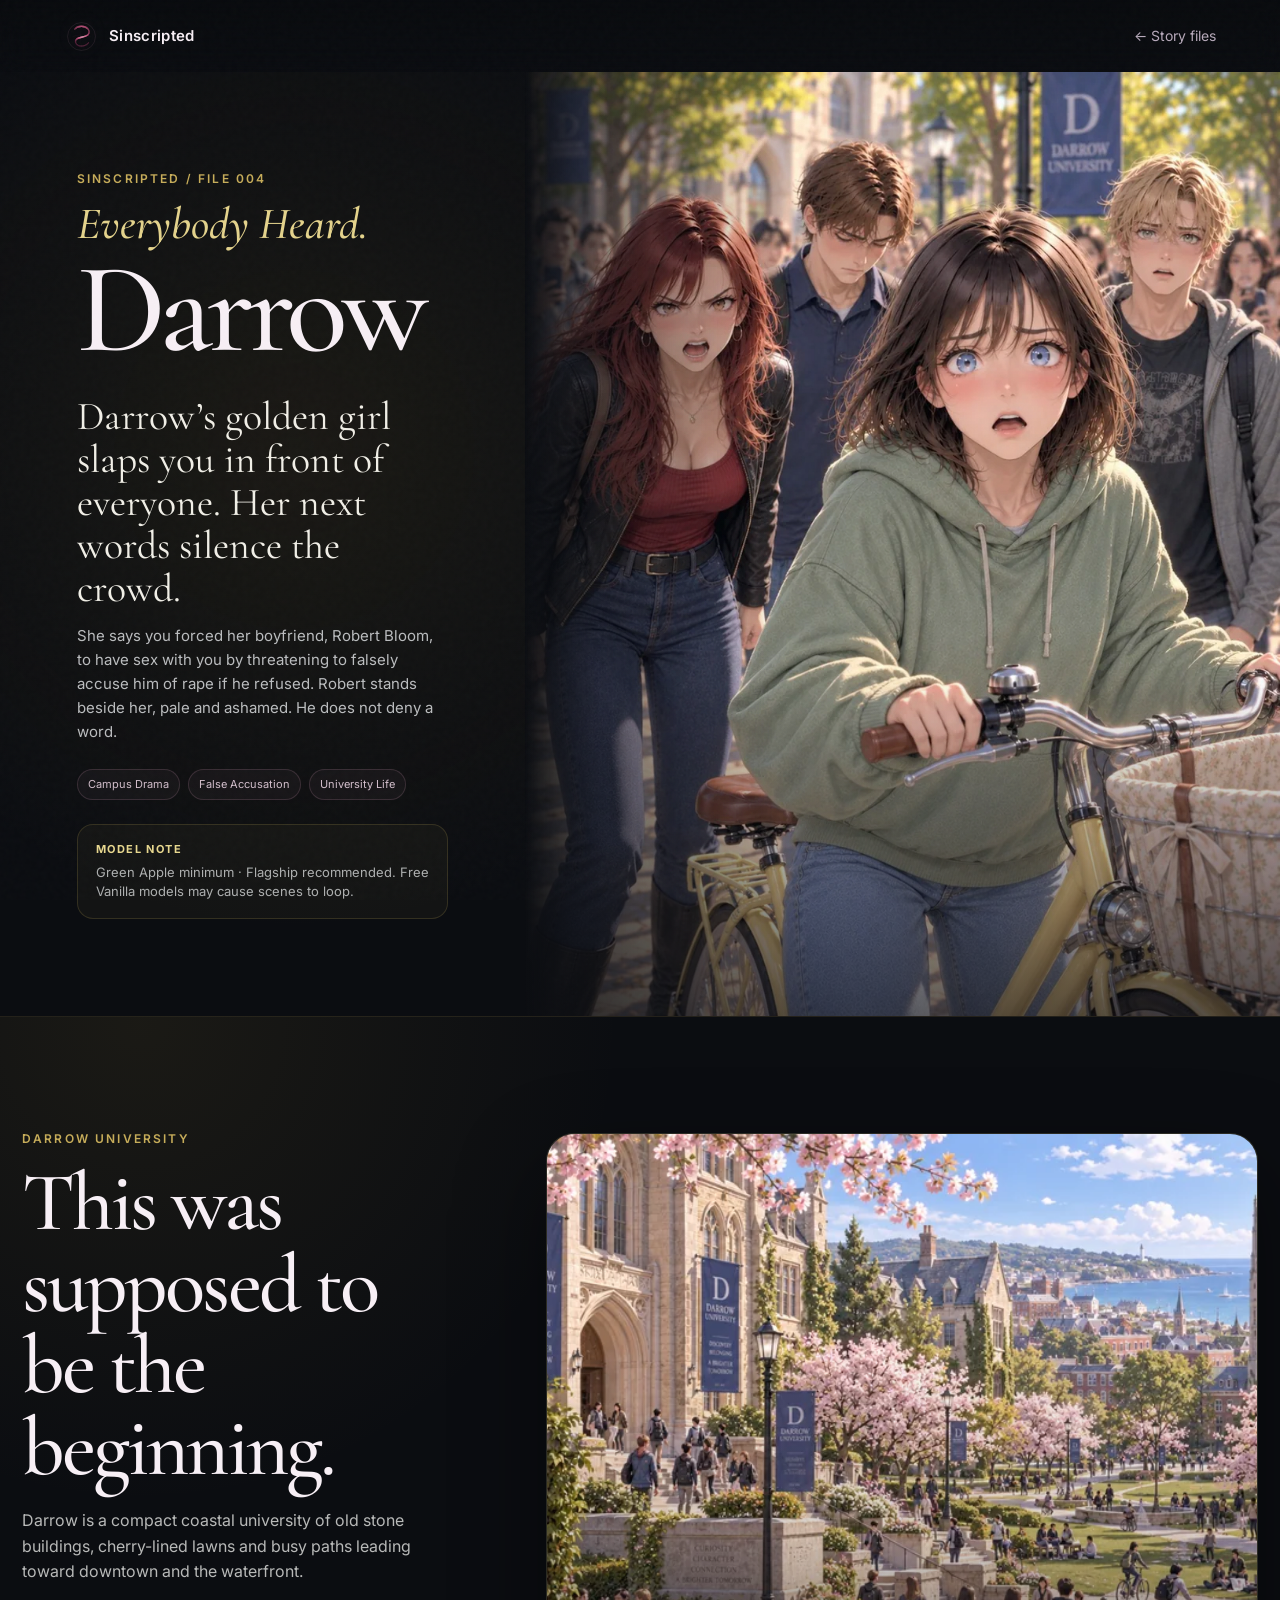
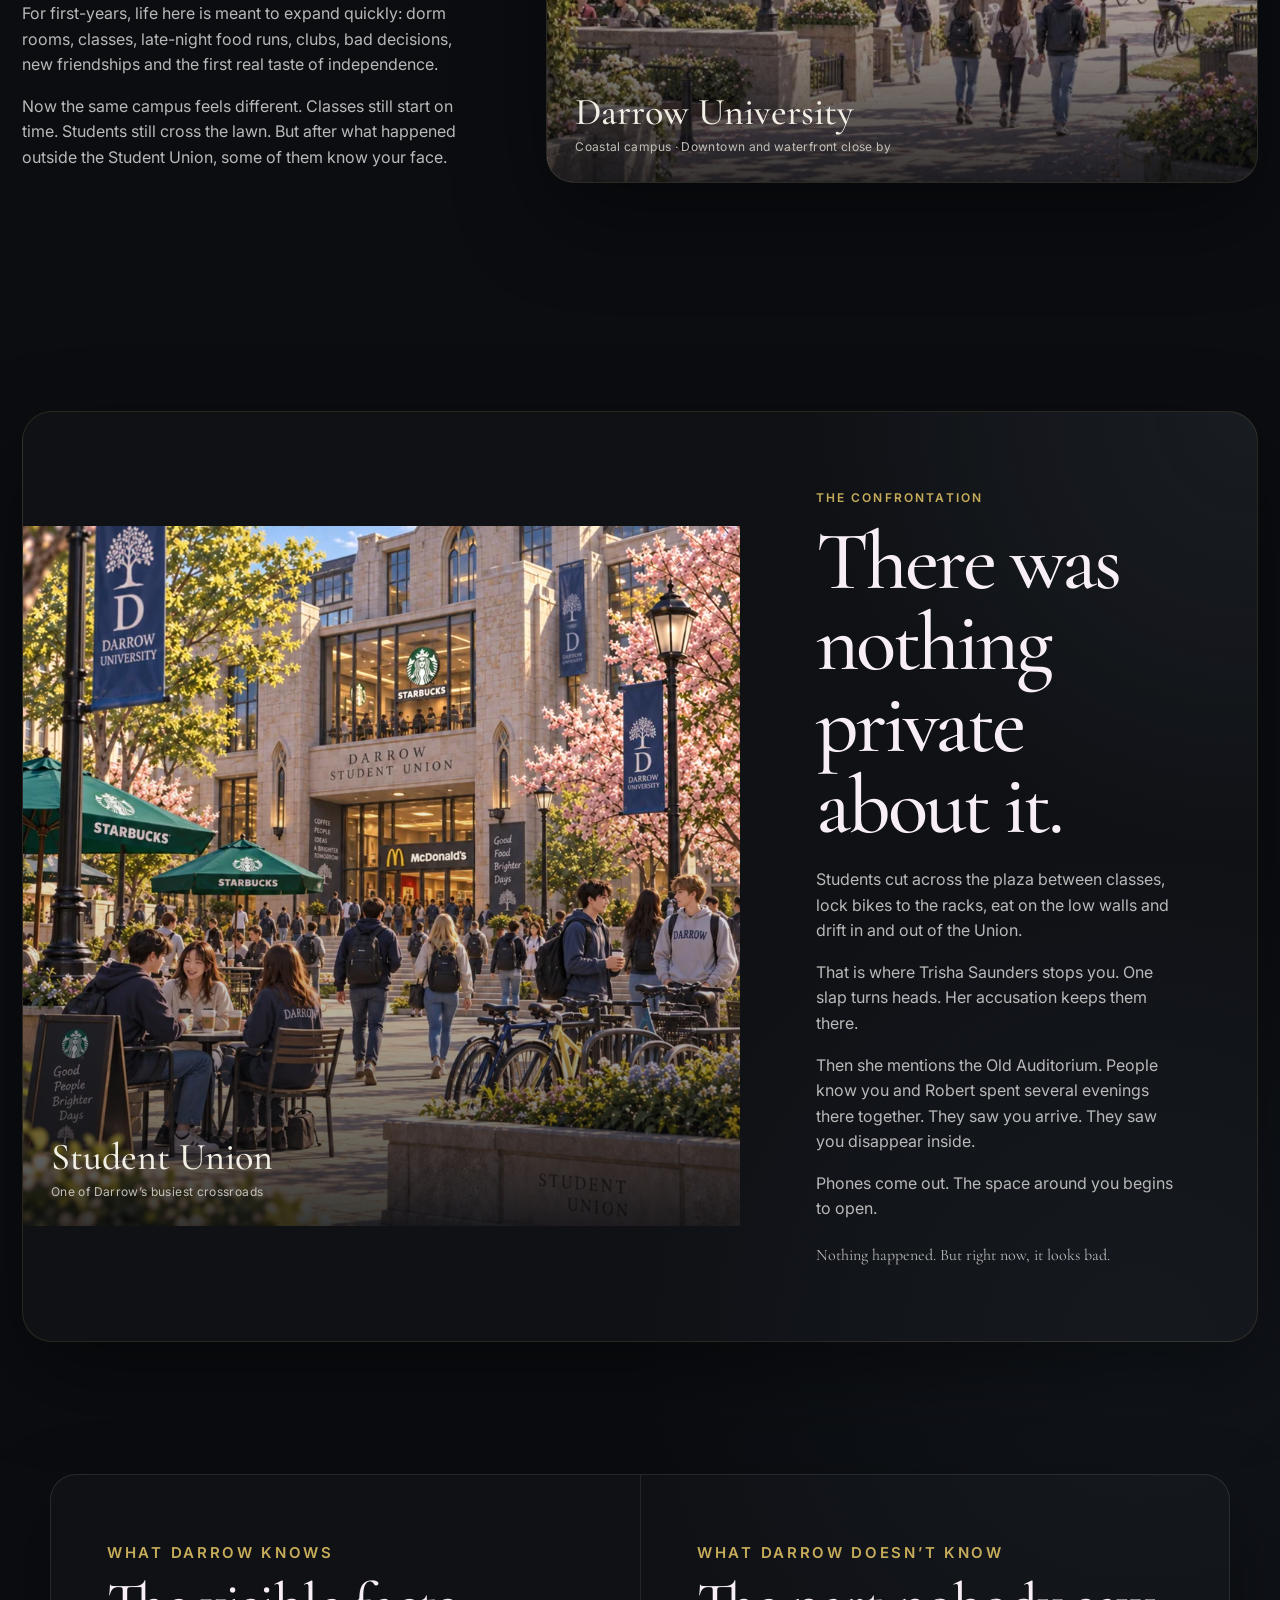
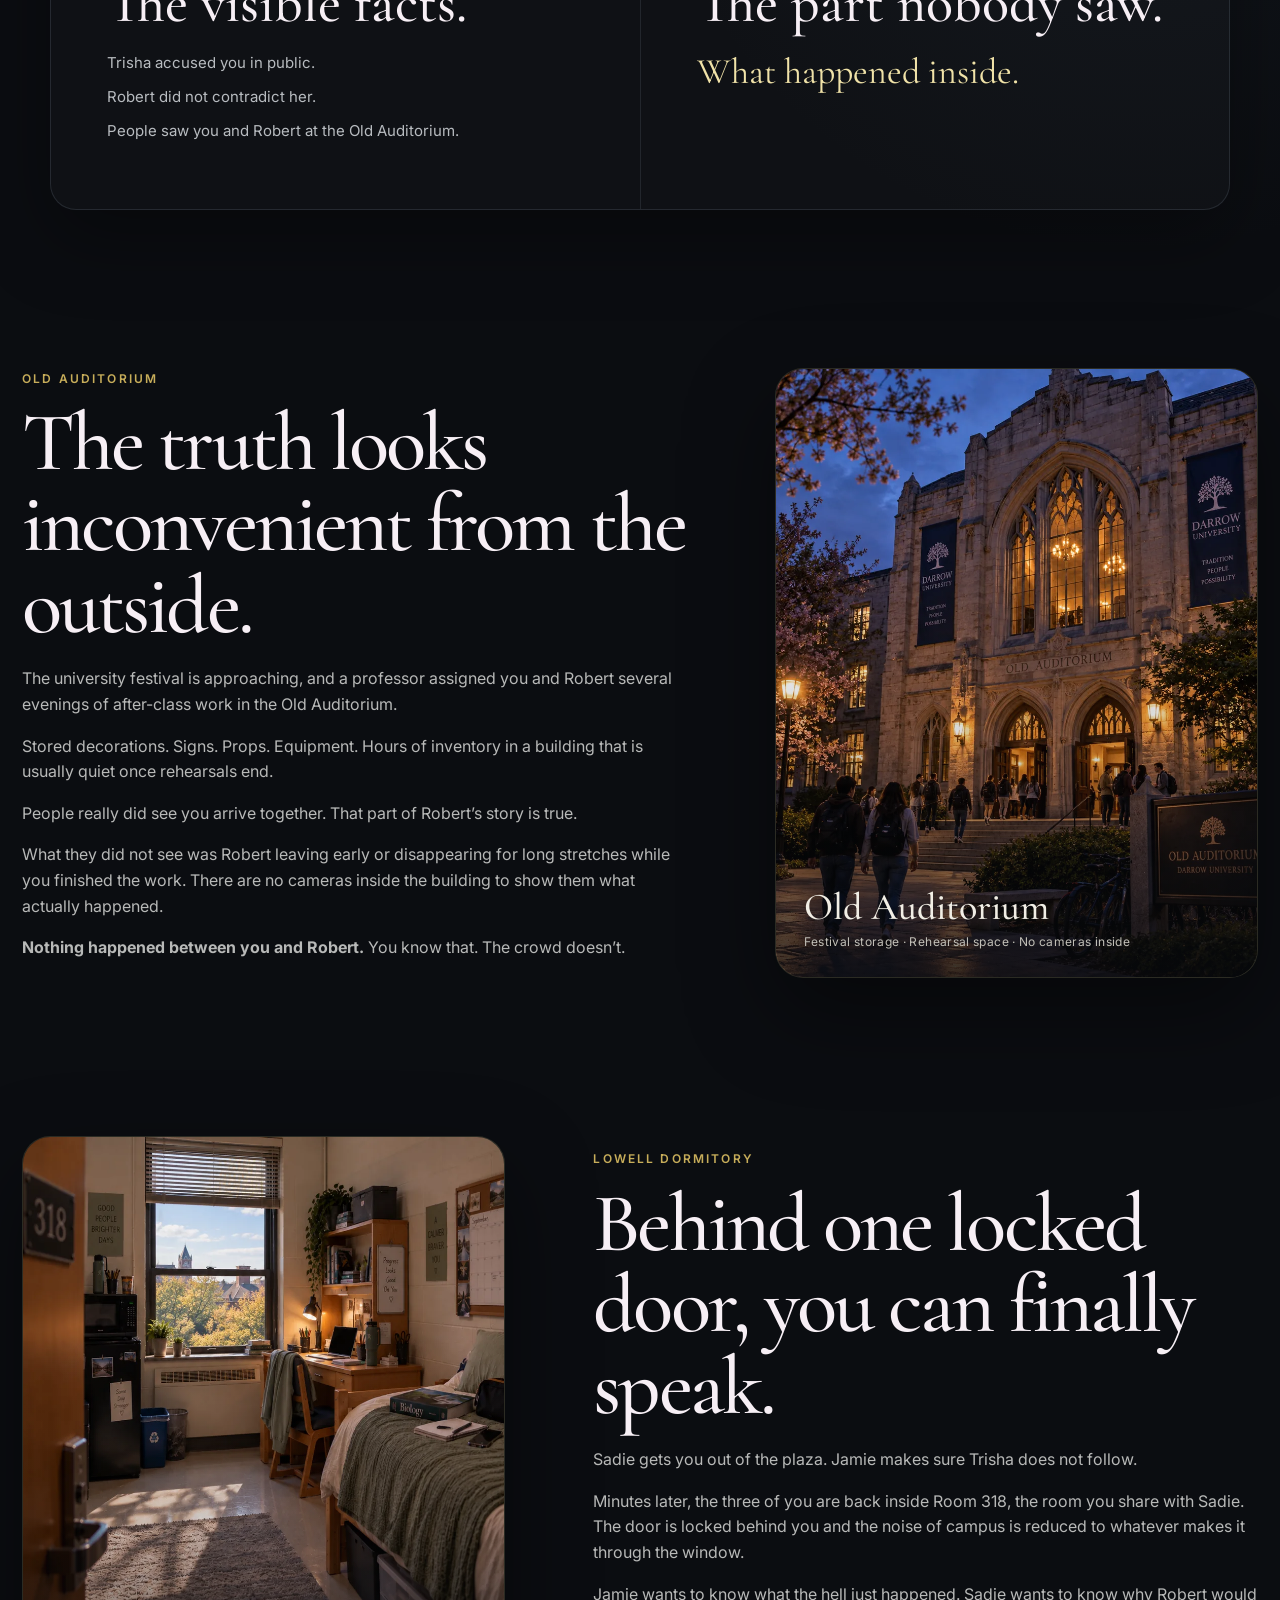
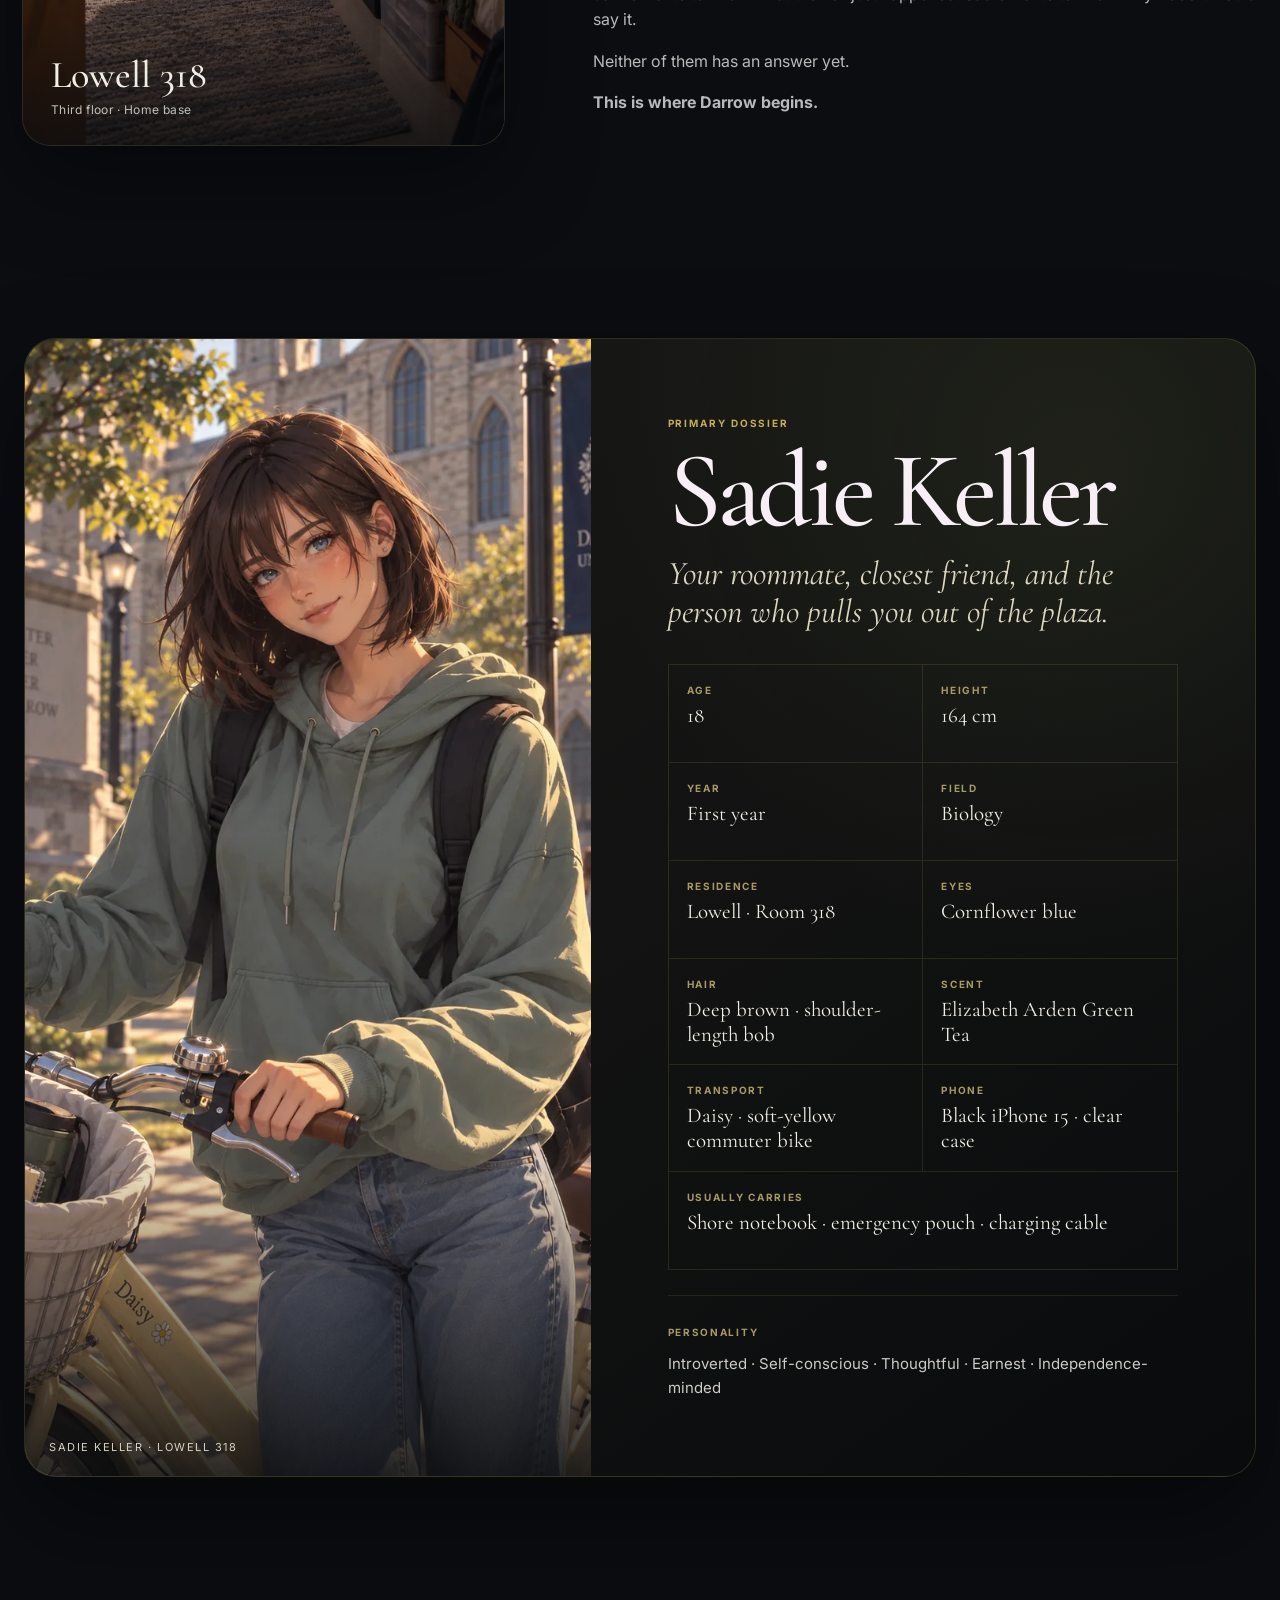
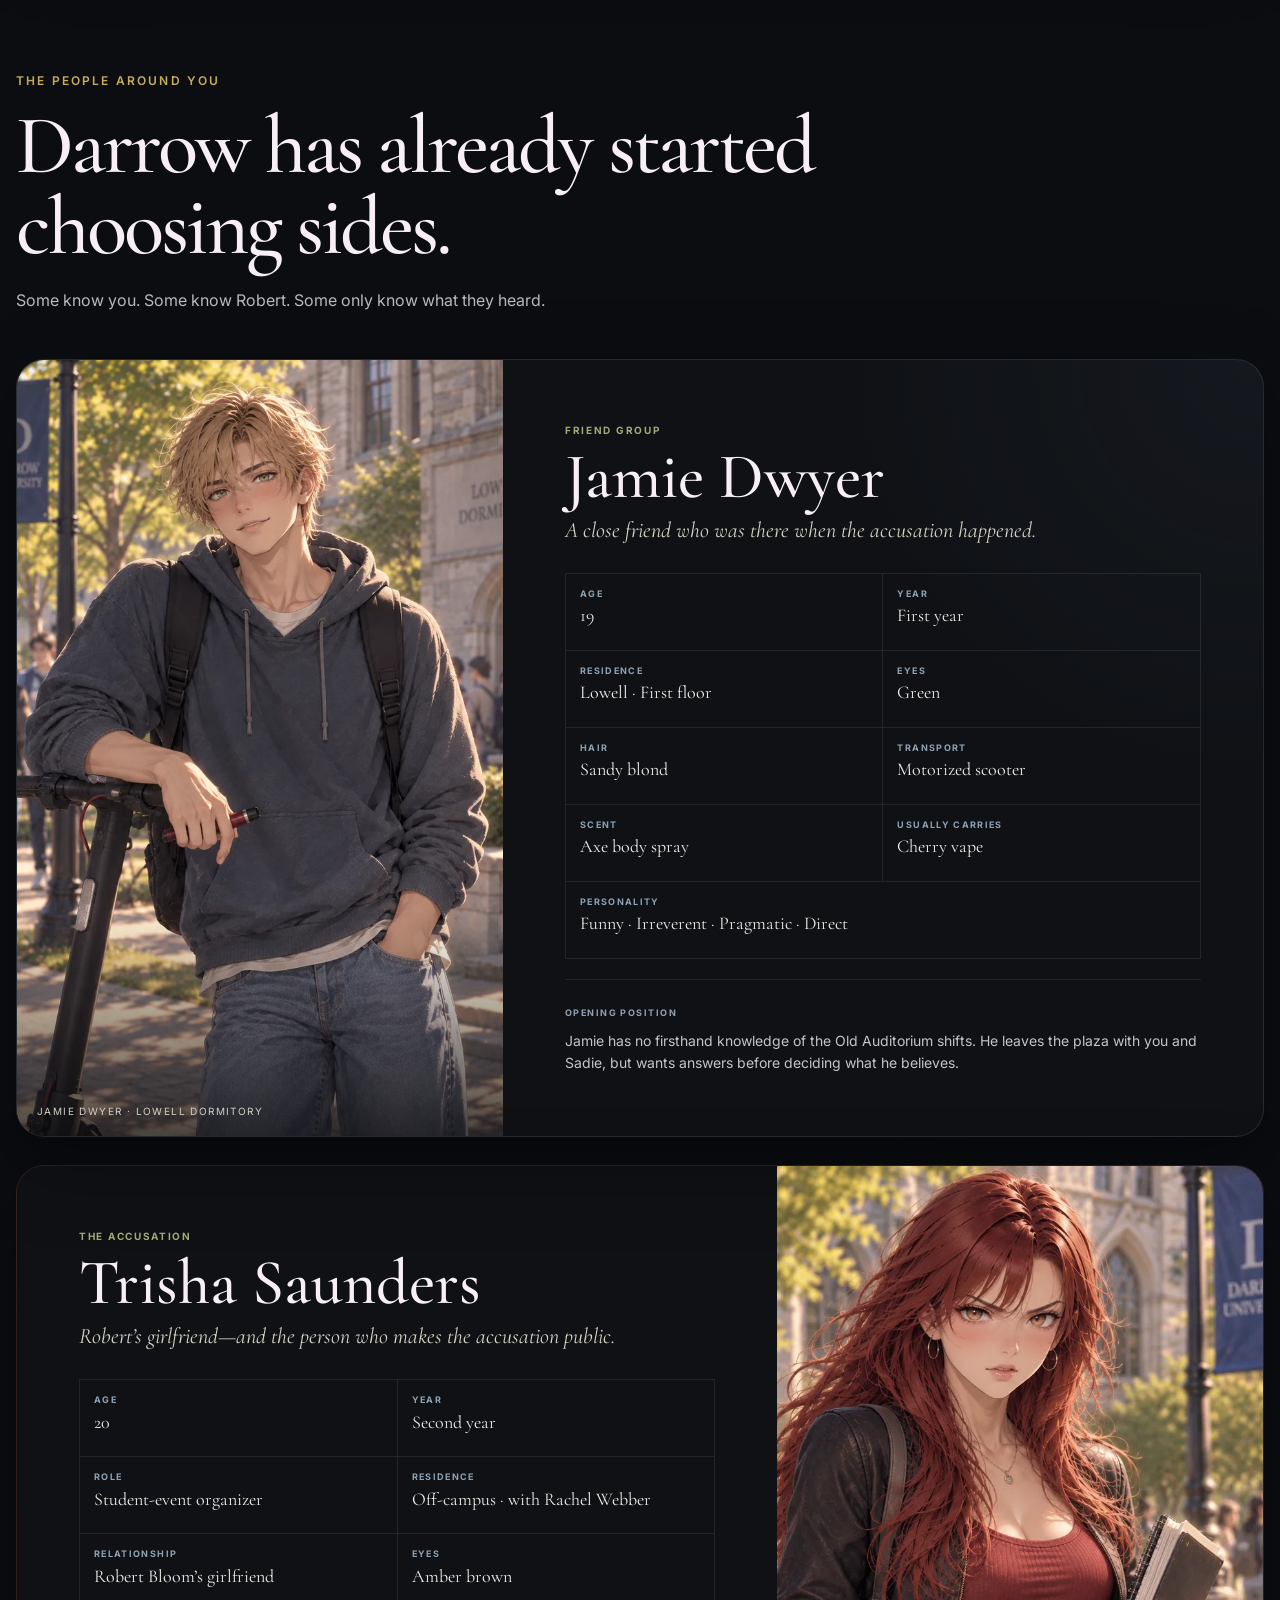
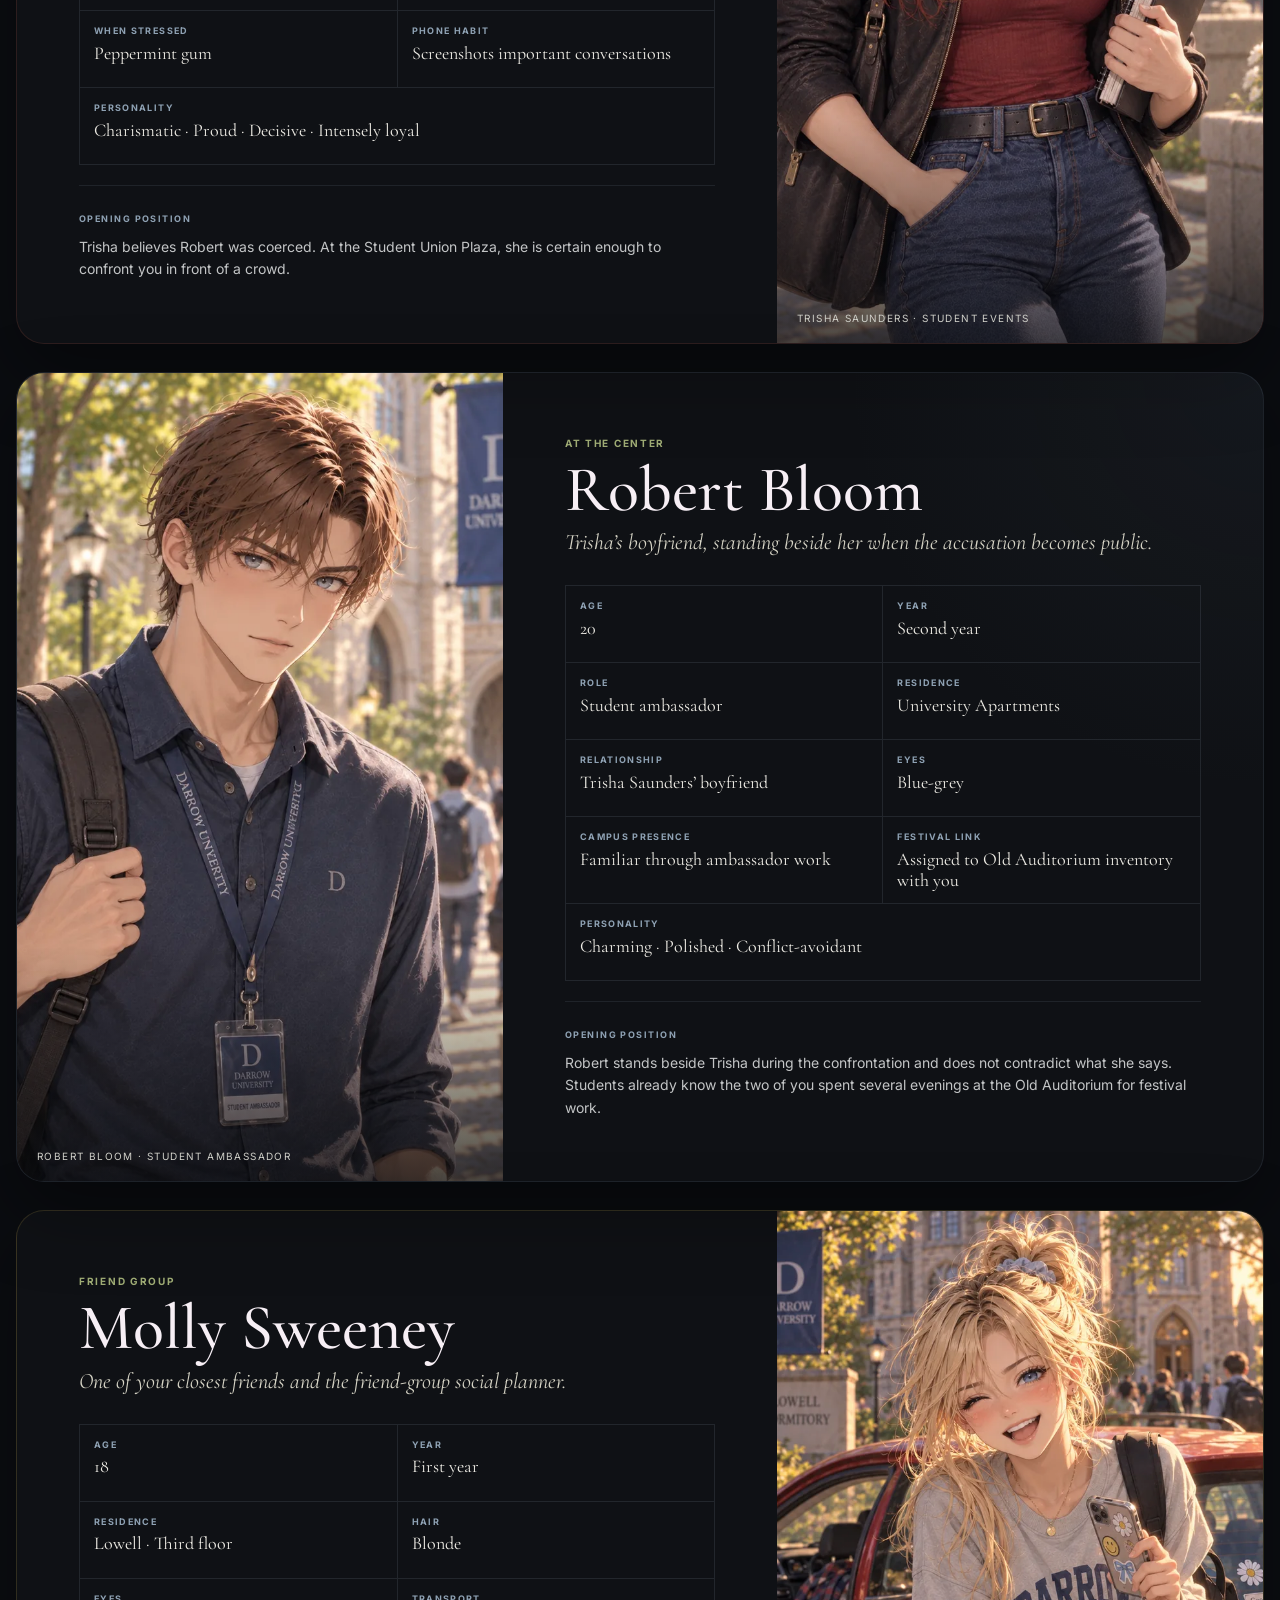
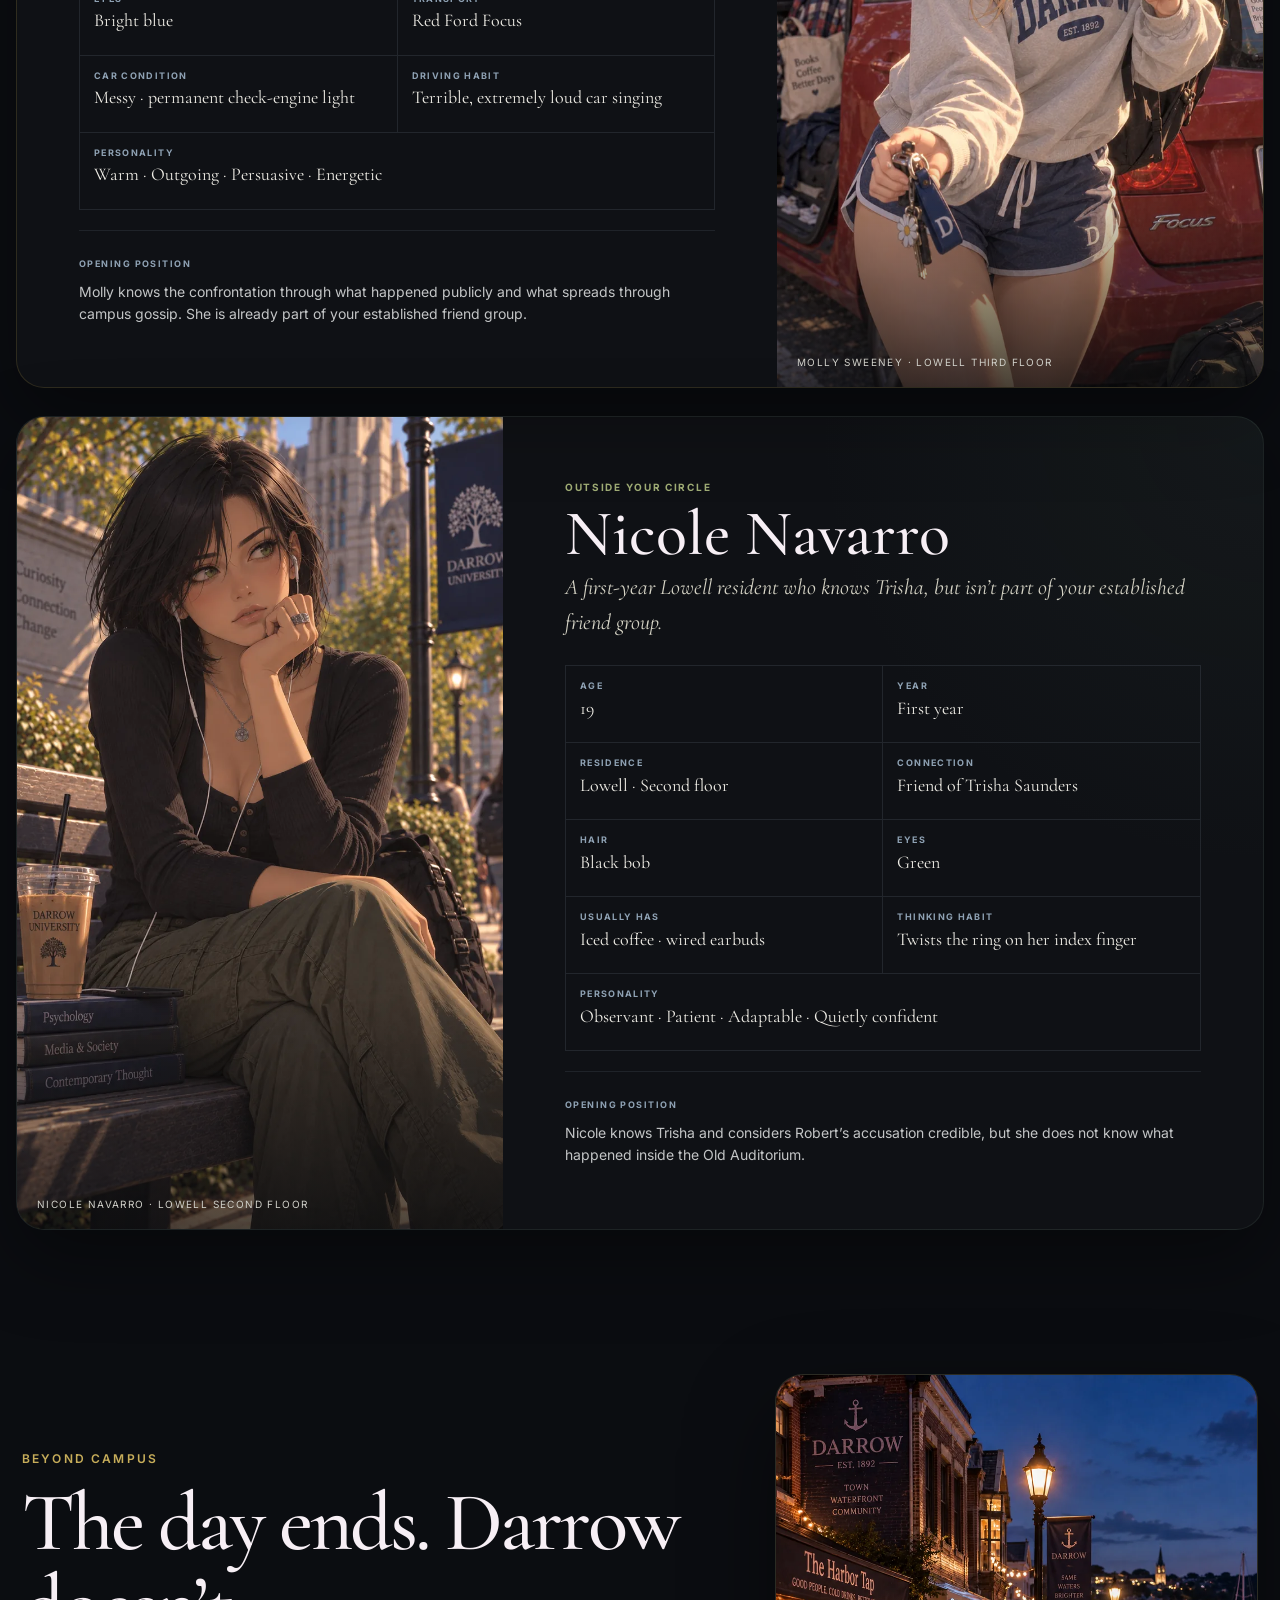
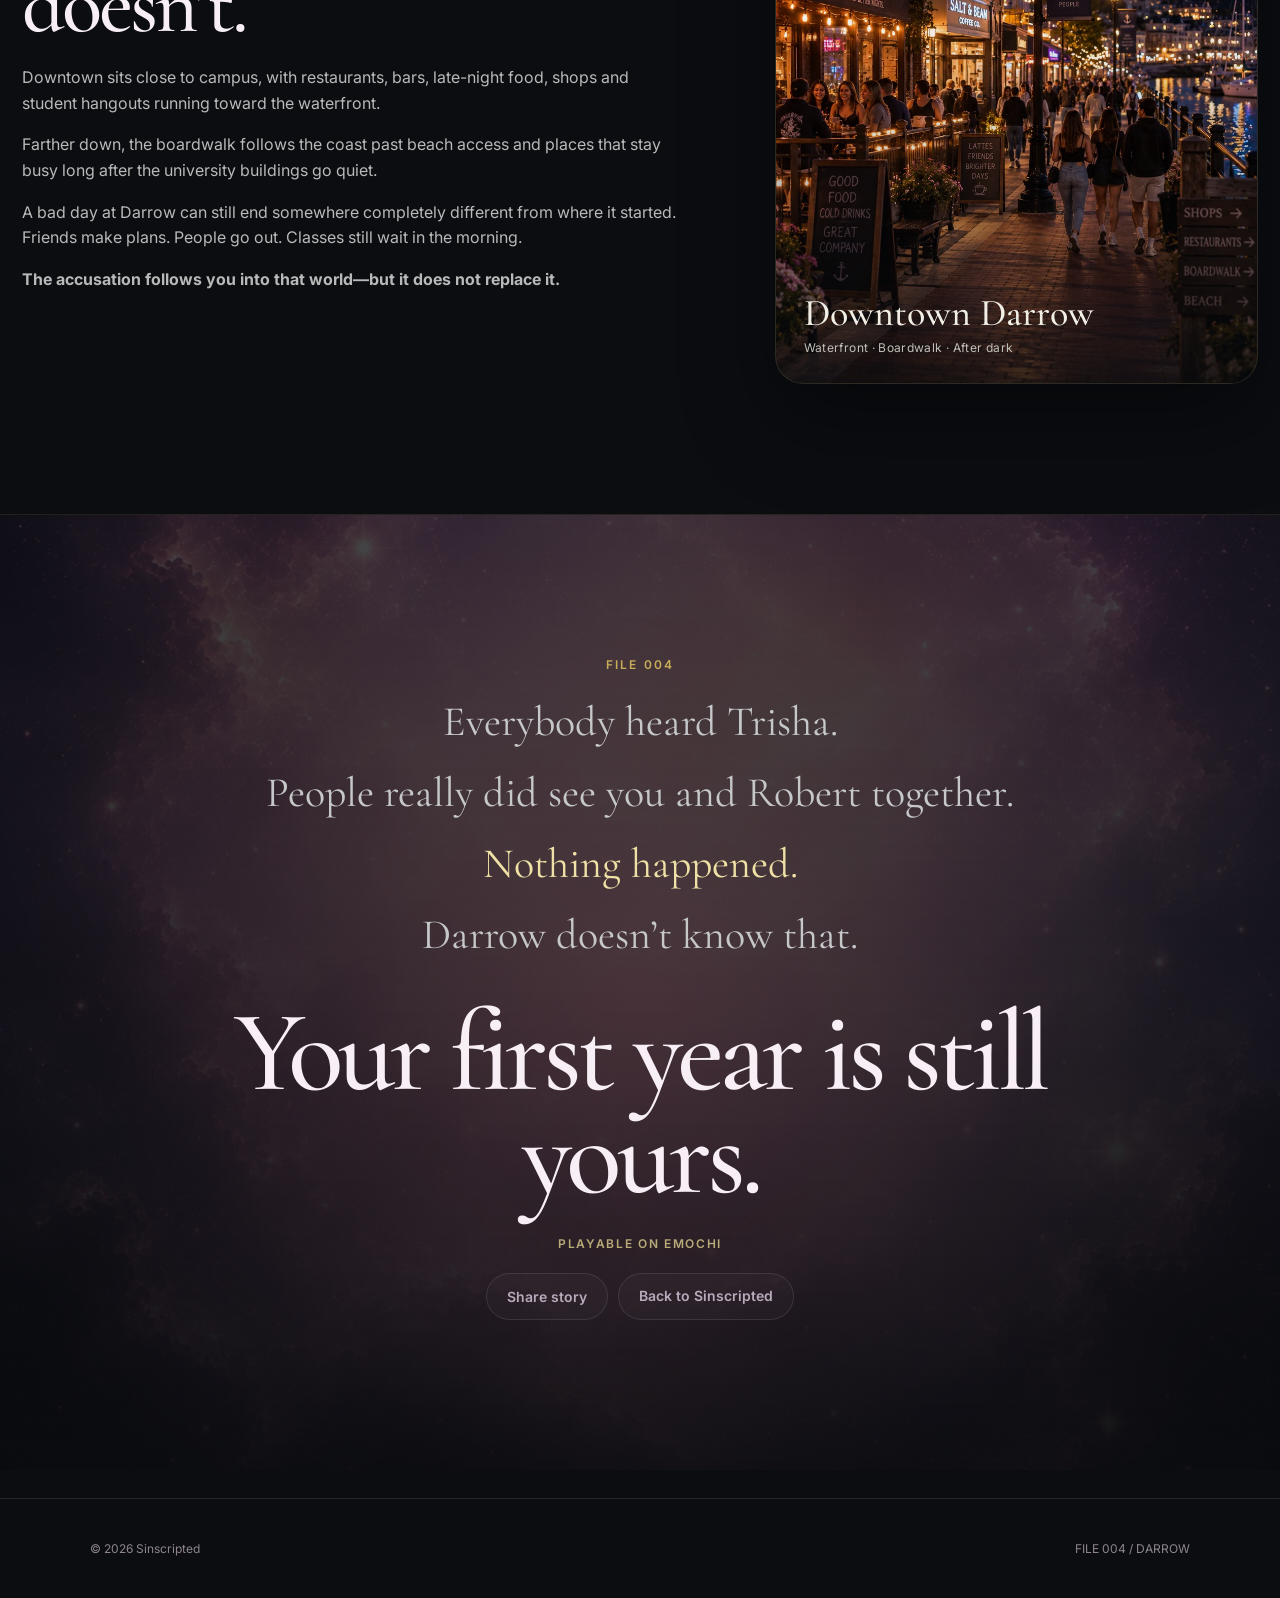
<file: darrow/index.html>
<!doctype html>
<html lang="en">
<head>
  <meta charset="utf-8">
  <meta name="viewport" content="width=device-width, initial-scale=1">
  <meta name="theme-color" content="#0b0d11">
  <meta name="description" content="Darrow — Sinscripted File 004. A public accusation turns your first year at Darrow University upside down while the rest of campus life keeps moving.">
  <title>Darrow — Sinscripted File 004</title>
  <meta property="og:type" content="website">
  <meta property="og:title" content="Darrow — Everybody Heard.">
  <meta property="og:description" content="A public accusation turns your first year at Darrow University upside down.">
  <meta property="og:url" content="https://sinscripted.github.io/darrow/">
  <meta property="og:image" content="https://sinscripted.github.io/darrow/assets/darrow-og-1200x630.jpg">
  <meta name="twitter:card" content="summary_large_image">
  <link rel="icon" href="/assets/brand/sinscripted-mark.svg" type="image/svg+xml">
  <link rel="stylesheet" href="/css/styles.css?v=3.1">
<style id="file-004-inline-v2">
.darrow-page{
  --campus-gold:#c7ad5a;
  --campus-gold-soft:#e4d38c;
  --campus-blue:#9fb4c9;
  --campus-ink:#0b0d11;
  --campus-muted:#b8b9b8;
  background:
    radial-gradient(circle at 11% 8%,rgba(153,128,55,.11),transparent 30rem),
    radial-gradient(circle at 89% 23%,rgba(70,91,112,.11),transparent 32rem),
    #0b0d11;
}
.darrow-page main{overflow:hidden}
.darrow-page .story-nav{
  z-index:60;
  background:linear-gradient(to bottom,rgba(9,11,14,.94),rgba(9,11,14,.45),transparent);
}
.darrow-page .eyebrow{color:var(--campus-gold)}

.darrow-hero{
  min-height:900px;
  display:grid;
  grid-template-columns:minmax(330px,.82fr) minmax(460px,1.18fr);
  align-items:stretch;
  overflow:hidden;
  border-bottom:1px solid rgba(199,173,90,.13);
  background:radial-gradient(circle at 23% 40%,rgba(120,99,42,.14),transparent 30rem),#0b0d11;
}
.darrow-hero-copy{
  position:relative;
  z-index:3;
  align-self:center;
  padding:92px clamp(30px,6vw,96px);
}
.darrow-title-kicker{
  display:block;
  margin:0 0 11px;
  color:var(--campus-gold-soft);
  font-family:var(--serif);
  font-size:clamp(30px,3.5vw,48px);
  font-style:italic;
  font-weight:500;
  line-height:1;
}
.darrow-hero-copy h1{
  margin:0 0 32px;
  max-width:720px;
  font-family:var(--serif);
  font-size:clamp(82px,10vw,138px);
  font-weight:500;
  line-height:.82;
  letter-spacing:-.05em;
}
.darrow-lead{
  max-width:650px;
  margin:0 0 14px;
  color:#f1efe7;
  font-family:var(--serif);
  font-size:clamp(28px,3.1vw,41px);
  line-height:1.08;
}
.darrow-sublead{
  max-width:620px;
  margin:0 0 25px;
  color:#bbbdbf;
  font-size:15px;
}
.darrow-hero-art{
  position:relative;
  margin:0;
  min-height:900px;
  overflow:hidden;
  background:#11151b;
}
.darrow-hero-art img{
  width:100%;
  height:100%;
  min-height:900px;
  object-fit:cover;
  object-position:center 28%;
}
.darrow-vignette{
  position:absolute;
  inset:0;
  pointer-events:none;
  background:
    linear-gradient(90deg,#0b0d11 0%,rgba(11,13,17,.50) 10%,transparent 33%),
    linear-gradient(to top,rgba(11,13,17,.66),transparent 36%);
}
.model-note{
  max-width:610px;
  margin-top:24px;
  padding:16px 18px;
  border:1px solid rgba(199,173,90,.18);
  border-radius:16px;
  background:rgba(199,173,90,.045);
}
.model-note strong{
  display:block;
  margin-bottom:4px;
  color:#e8d88f;
  font-size:11px;
  letter-spacing:.13em;
  text-transform:uppercase;
}
.model-note span{
  display:block;
  color:#aeb0b0;
  font-size:13px;
  line-height:1.5;
}

.darrow-section{
  width:min(1260px,calc(100% - 44px));
  margin:0 auto;
  padding:112px 0;
}
.campus-intro{
  display:grid;
  grid-template-columns:minmax(320px,.76fr) minmax(430px,1.24fr);
  gap:clamp(42px,7vw,88px);
  align-items:center;
}
.campus-copy h2,
.plaza-copy h2,
.auditorium-copy h2,
.dorm-copy h2,
.cast-heading h2,
.after-dark-copy h2{
  margin:0 0 20px;
  font-family:var(--serif);
  font-size:clamp(50px,6.5vw,84px);
  font-weight:500;
  line-height:.98;
  letter-spacing:-.035em;
}
.campus-copy p:not(.eyebrow),
.plaza-copy p:not(.eyebrow),
.auditorium-copy p:not(.eyebrow),
.dorm-copy p:not(.eyebrow),
.after-dark-copy p:not(.eyebrow){
  color:var(--campus-muted);
  font-size:16px;
}
.campus-visual,
.plaza-visual,
.auditorium-visual,
.dorm-visual,
.after-dark-visual{
  position:relative;
  min-height:650px;
  margin:0;
  overflow:hidden;
  border:1px solid rgba(199,173,90,.14);
  border-radius:28px;
  background:#11151a;
  box-shadow:0 34px 90px rgba(0,0,0,.43);
}
.campus-visual img,
.plaza-visual img,
.auditorium-visual img,
.dorm-visual img,
.after-dark-visual img{
  position:absolute;
  inset:0;
  width:100%;
  height:100%;
  object-fit:cover;
}
.campus-visual:after,
.plaza-visual:after,
.auditorium-visual:after,
.dorm-visual:after,
.after-dark-visual:after{
  content:"";
  position:absolute;
  inset:0;
  background:linear-gradient(to top,rgba(8,10,13,.82) 0%,rgba(8,10,13,.16) 38%,transparent 68%);
}
.image-caption{
  position:absolute;
  z-index:2;
  left:28px;
  right:28px;
  bottom:23px;
}
.image-caption strong{
  display:block;
  color:#f1eee5;
  font-family:var(--serif);
  font-size:clamp(27px,3vw,38px);
  font-weight:500;
  line-height:1.05;
}
.image-caption span{color:#c2c0b8;font-size:12px;letter-spacing:.03em}

.plaza-beat{
  display:grid;
  grid-template-columns:minmax(390px,1.08fr) minmax(310px,.78fr);
  align-items:center;
  overflow:hidden;
  border:1px solid rgba(199,173,90,.14);
  border-radius:30px;
  background:radial-gradient(circle at 100% 0%,rgba(88,108,126,.13),transparent 28rem),rgba(255,255,255,.018);
  box-shadow:0 34px 90px rgba(0,0,0,.44);
}
.plaza-visual{min-height:700px;border:0;border-radius:0;box-shadow:none}
.plaza-copy{padding:clamp(36px,6vw,76px)}
.plaza-copy .hard-truth{
  margin:24px 0 0;
  color:#ece8dd;
  font-family:var(--serif);
  font-size:25px;
  line-height:1.18;
}

.known-section{padding:20px 0 118px}
.known-panel{
  width:min(1180px,calc(100% - 44px));
  margin:0 auto;
  display:grid;
  grid-template-columns:1fr 1fr;
  overflow:hidden;
  border:1px solid rgba(159,180,201,.15);
  border-radius:26px;
  background:rgba(255,255,255,.018);
  box-shadow:0 28px 76px rgba(0,0,0,.34);
}
.known-column{padding:clamp(28px,5vw,56px)}
.known-column+ .known-column{border-left:1px solid rgba(159,180,201,.13)}
.known-column h3{
  margin:0 0 18px;
  font-family:var(--serif);
  font-size:clamp(38px,4.5vw,56px);
  font-weight:500;
}
.known-column p{margin:10px 0;color:#b8bcc0;font-size:15px}
.known-column .unknown{
  color:#f0e2a8;
  font-family:var(--serif);
  font-size:clamp(25px,3vw,36px);
  line-height:1.14;
}

.auditorium-section,
.dorm-section,
.after-dark-section{
  width:min(1260px,calc(100% - 44px));
  margin:0 auto;
  padding:40px 0 118px;
  display:grid;
  grid-template-columns:minmax(420px,1.1fr) minmax(320px,.8fr);
  gap:clamp(42px,7vw,88px);
  align-items:center;
}
.dorm-section{grid-template-columns:minmax(320px,.8fr) minmax(420px,1.1fr)}
.dorm-section .dorm-visual{order:1}
.dorm-section .dorm-copy{order:2}
.auditorium-visual,.dorm-visual,.after-dark-visual{min-height:610px}

/* Sadie dossier */
.dossier-section{padding:74px 24px 126px}
.sadie-dossier{
  width:min(1300px,100%);
  margin:0 auto;
  display:grid;
  grid-template-columns:minmax(370px,.92fr) minmax(430px,1.08fr);
  overflow:hidden;
  border:1px solid rgba(199,173,90,.19);
  border-radius:32px;
  background:
    radial-gradient(circle at 86% 12%,rgba(118,128,76,.12),transparent 30rem),
    linear-gradient(145deg,rgba(26,27,23,.98),rgba(10,11,13,.99));
  box-shadow:0 42px 100px rgba(0,0,0,.48);
}
.sadie-portrait{
  position:relative;
  margin:0;
  min-height:820px;
  overflow:hidden;
  background:#101318;
}
.sadie-portrait img{
  width:100%;
  height:100%;
  min-height:820px;
  object-fit:cover;
  object-position:center 18%;
}
.sadie-portrait:after{
  content:"";
  position:absolute;
  inset:0;
  background:linear-gradient(to top,rgba(8,10,12,.86),transparent 30%);
}
.sadie-portrait figcaption{
  position:absolute;
  z-index:2;
  left:24px;
  right:24px;
  bottom:20px;
  color:#d7d2c3;
  font-size:11px;
  letter-spacing:.14em;
  text-transform:uppercase;
}
.sadie-dossier-copy{align-self:center;padding:clamp(42px,6vw,78px)}
.dossier-code{
  margin:0 0 15px;
  color:var(--campus-gold);
  font-size:10px;
  font-weight:700;
  letter-spacing:.19em;
  text-transform:uppercase;
}
.sadie-dossier-copy h2{
  margin:0 0 18px;
  font-family:var(--serif);
  font-size:clamp(70px,8.4vw,108px);
  font-weight:500;
  line-height:.84;
  letter-spacing:-.044em;
}
.dossier-deck{
  max-width:620px;
  margin:0 0 32px;
  color:#ddd6c1;
  font-family:var(--serif);
  font-size:clamp(24px,2.6vw,34px);
  font-style:italic;
  line-height:1.16;
}
.dossier-grid{
  margin:0;
  display:grid;
  grid-template-columns:repeat(2,minmax(0,1fr));
  border-top:1px solid rgba(199,173,90,.15);
  border-left:1px solid rgba(199,173,90,.15);
}
.dossier-grid>div{
  min-height:98px;
  padding:17px 18px;
  border-right:1px solid rgba(199,173,90,.15);
  border-bottom:1px solid rgba(199,173,90,.15);
}
.dossier-grid .wide{grid-column:1/-1}
.dossier-grid dt{
  margin:0 0 6px;
  color:#a99a65;
  font-size:10px;
  font-weight:700;
  letter-spacing:.17em;
  text-transform:uppercase;
}
.dossier-grid dd{
  margin:0;
  color:#f1eee5;
  font-family:var(--serif);
  font-size:21px;
  line-height:1.18;
}
.dossier-personality{margin-top:25px;padding-top:22px;border-top:1px solid rgba(199,173,90,.13)}
.dossier-personality span{color:#a99a65;font-size:10px;font-weight:700;letter-spacing:.17em;text-transform:uppercase}
.dossier-personality p{margin:8px 0 0;max-width:650px;color:#cccbc5;font-size:15px}

/* supporting cast */
.cast-section{
  width:min(1280px,calc(100% - 32px));
  margin:0 auto;
  padding:68px 0 128px;
}
.cast-heading{width:min(800px,100%);margin:0 0 46px}
.cast-heading>p:last-child{max-width:730px;color:#b7b9ba;font-size:16px}
.supporting-stack{display:grid;gap:28px}
.support-profile{
  display:grid;
  grid-template-columns:minmax(320px,.78fr) minmax(430px,1.22fr);
  overflow:hidden;
  border:1px solid rgba(159,180,201,.15);
  border-radius:28px;
  background:radial-gradient(circle at 100% 0%,rgba(68,86,104,.10),transparent 26rem),rgba(255,255,255,.018);
  box-shadow:0 28px 78px rgba(0,0,0,.38);
}
.support-profile.reverse{grid-template-columns:minmax(430px,1.22fr) minmax(320px,.78fr)}
.support-profile.reverse .support-portrait{order:2}
.support-profile.reverse .support-copy{order:1}
.support-portrait{
  position:relative;
  margin:0;
  min-height:585px;
  overflow:hidden;
  background:#101318;
}
.support-portrait img{
  width:100%;
  height:100%;
  min-height:585px;
  object-fit:cover;
  object-position:center 18%;
}
.support-portrait:after{
  content:"";
  position:absolute;
  inset:0;
  background:linear-gradient(to top,rgba(8,10,13,.73),transparent 29%);
}
.support-portrait figcaption{
  position:absolute;
  z-index:2;
  left:20px;
  right:20px;
  bottom:17px;
  color:#d1d1ca;
  font-size:10px;
  letter-spacing:.14em;
  text-transform:uppercase;
}
.support-copy{align-self:center;padding:clamp(32px,5vw,62px)}
.support-code{margin:0 0 10px;color:#9eab74;font-size:10px;font-weight:700;letter-spacing:.17em;text-transform:uppercase}
.support-copy h3{
  margin:0 0 7px;
  font-family:var(--serif);
  font-size:clamp(52px,5vw,72px);
  font-weight:500;
  line-height:.9;
}
.support-title{margin:0 0 25px;color:#d5d3c5;font-family:var(--serif);font-size:22px;font-style:italic}
.support-facts{
  margin:0;
  display:grid;
  grid-template-columns:repeat(2,minmax(0,1fr));
  border-top:1px solid rgba(159,180,201,.13);
  border-left:1px solid rgba(159,180,201,.13);
}
.support-facts>div{
  min-height:77px;
  padding:13px 14px;
  border-right:1px solid rgba(159,180,201,.13);
  border-bottom:1px solid rgba(159,180,201,.13);
}
.support-facts .wide{grid-column:1/-1}
.support-facts dt{margin:0 0 4px;color:#8fa2b4;font-size:9px;font-weight:700;letter-spacing:.15em;text-transform:uppercase}
.support-facts dd{margin:0;color:#eeece5;font-family:var(--serif);font-size:18px;line-height:1.16}
.support-note{margin-top:20px;padding-top:18px;border-top:1px solid rgba(159,180,201,.11)}
.support-note span{color:#8fa2b4;font-size:9px;font-weight:700;letter-spacing:.16em;text-transform:uppercase}
.support-note p{margin:6px 0 0;color:#c3c5c6;font-size:14px;line-height:1.6}
.support-profile.trisha{border-color:rgba(150,72,62,.22);background:radial-gradient(circle at 100% 0%,rgba(119,53,47,.11),transparent 28rem),rgba(255,255,255,.018)}
.support-profile.robert{border-color:rgba(95,112,133,.19)}
.support-profile.molly{border-color:rgba(200,170,78,.17);background:radial-gradient(circle at 100% 0%,rgba(178,142,50,.08),transparent 28rem),rgba(255,255,255,.018)}
.support-profile.nicole{border-color:rgba(92,113,101,.19);background:radial-gradient(circle at 100% 0%,rgba(67,98,83,.09),transparent 28rem),rgba(255,255,255,.018)}

.after-dark-section{padding-top:16px;padding-bottom:130px}
.after-dark-visual{order:2}
.after-dark-copy{order:1}

.final-question{
  position:relative;
  overflow:hidden;
  padding:140px 28px 150px;
  text-align:center;
  border-top:1px solid rgba(199,173,90,.13);
  background:
    radial-gradient(circle at center,rgba(106,90,43,.11),transparent 32rem),
    linear-gradient(rgba(9,11,14,.76),rgba(9,11,14,.96)),
    url('/assets/brand/nebula-secondary.png') center/cover no-repeat;
}
.final-question-inner{position:relative;z-index:2;width:min(900px,100%);margin:0 auto}
.tension-line{margin:4px 0;color:#c5c7c8;font-family:var(--serif);font-size:clamp(25px,4vw,42px)}
.tension-line.accent{color:#efe0a5}
.final-question h2{
  margin:32px 0 26px;
  font-family:var(--serif);
  font-size:clamp(68px,9vw,116px);
  font-weight:500;
  line-height:.9;
  letter-spacing:-.045em;
}
.platform-note{margin:0 0 20px;color:#b8aa79;font-size:12px;font-weight:600;letter-spacing:.14em;text-transform:uppercase;text-align:center}

@media(max-width:980px){
  .darrow-hero{min-height:0;grid-template-columns:1fr}
  .darrow-hero-art{order:1;min-height:min(76vh,760px)}
  .darrow-hero-art img{min-height:min(76vh,760px)}
  .darrow-hero-copy{order:2;padding:58px 28px 78px}
  .darrow-vignette{background:linear-gradient(to top,#0b0d11 0%,rgba(11,13,17,.12) 34%,transparent 62%)}
  .campus-intro,.auditorium-section,.dorm-section,.after-dark-section{grid-template-columns:1fr}
  .dorm-section .dorm-visual,.dorm-section .dorm-copy,.after-dark-visual,.after-dark-copy{order:initial}
  .plaza-beat{grid-template-columns:1fr}
  .sadie-dossier{grid-template-columns:1fr}
  .sadie-portrait,.sadie-portrait img{min-height:700px}
  .support-profile,.support-profile.reverse{grid-template-columns:1fr}
  .support-profile.reverse .support-portrait,.support-profile.reverse .support-copy{order:initial}
}
@media(max-width:720px){
  .known-panel{grid-template-columns:1fr}
  .known-column+ .known-column{border-left:0;border-top:1px solid rgba(159,180,201,.13)}
}
@media(max-width:620px){
  .darrow-page .site-header{padding-inline:18px}
  .darrow-hero-copy{padding:44px 20px 66px}
  .darrow-title-kicker{font-size:28px}
  .darrow-hero-copy h1{font-size:clamp(66px,21vw,92px)}
  .darrow-lead{font-size:29px}
  .darrow-sublead{font-size:14px;line-height:1.6}
  .darrow-hero-art,.darrow-hero-art img{min-height:570px}

  .darrow-section{width:calc(100% - 24px);padding:76px 0}
  .campus-copy h2,.plaza-copy h2,.auditorium-copy h2,.dorm-copy h2,.cast-heading h2,.after-dark-copy h2{font-size:49px}
  .campus-visual,.plaza-visual,.auditorium-visual,.dorm-visual,.after-dark-visual{min-height:520px;border-radius:21px}
  .plaza-beat{border-radius:21px}
  .plaza-visual{border-radius:0}
  .plaza-copy{padding:31px 22px 36px}
  .image-caption{left:20px;right:20px;bottom:19px}
  .image-caption strong{font-size:28px}

  .known-section{padding:0 0 88px}
  .known-panel{width:calc(100% - 24px);border-radius:20px}
  .known-column{padding:28px 22px}

  .auditorium-section,.dorm-section,.after-dark-section{width:calc(100% - 28px);padding:34px 0 92px;gap:28px}

  .dossier-section{padding:48px 14px 90px}
  .sadie-dossier{border-radius:22px}
  .sadie-portrait,.sadie-portrait img{min-height:520px}
  .sadie-dossier-copy{padding:31px 20px 38px}
  .sadie-dossier-copy h2{font-size:65px}
  .dossier-deck{font-size:24px}
  .dossier-grid>div{min-height:86px;padding:14px 12px}
  .dossier-grid dt{font-size:8px}
  .dossier-grid dd{font-size:18px}
  .dossier-personality p{font-size:14px}

  .cast-section{width:calc(100% - 24px);padding:54px 0 96px}
  .support-profile{border-radius:21px}
  .support-portrait,.support-portrait img{min-height:500px}
  .support-copy{padding:28px 20px 34px}
  .support-copy h3{font-size:54px}
  .support-title{font-size:21px}
  .support-facts>div{min-height:72px;padding:12px 10px}
  .support-facts dt{font-size:8px}
  .support-facts dd{font-size:17px}
  .support-note p{font-size:13px}

  .final-question{padding:98px 20px 110px}
  .final-question h2{font-size:70px}
}
</style>
</head>
<body class="darrow-page">
  <div class="grain" aria-hidden="true"></div>

  <header class="site-header story-nav">
    <a class="brand" href="/" aria-label="Sinscripted home">
      <img class="brand-mark-img" src="/assets/brand/sinscripted-mark.svg" alt="">
      <span class="brand-text">Sinscripted</span>
    </a>
    <a class="back-link" href="/">← Story files</a>
  </header>

  <main>
    <section class="darrow-hero">
      <div class="darrow-hero-copy reveal">
        <p class="eyebrow">Sinscripted / File 004</p>
        <span class="darrow-title-kicker">Everybody Heard.</span>
        <h1>Darrow</h1>
        <p class="darrow-lead">Darrow’s golden girl slaps you in front of everyone. Her next words silence the crowd.</p>
        <p class="darrow-sublead">She says you forced her boyfriend, Robert Bloom, to have sex with you by threatening to falsely accuse him of rape if he refused. Robert stands beside her, pale and ashamed. He does not deny a word.</p>
        <div class="tag-row" aria-label="Story tags">
          <span>Campus Drama</span><span>False Accusation</span><span>University Life</span>
        </div>
        <div class="model-note" aria-label="Model compatibility note">
          <strong>Model note</strong>
          <span>Green Apple minimum · Flagship recommended. Free Vanilla models may cause scenes to loop.</span>
        </div>
      </div>
      <figure class="darrow-hero-art reveal">
        <img src="/darrow/assets/darrow-hero-960.webp" alt="Sadie grips her yellow bicycle in shock while Trisha confronts the player in a crowded Darrow University plaza; Robert and Jamie stand behind them.">
        <div class="darrow-vignette" aria-hidden="true"></div>
      </figure>
    </section>

    <section class="darrow-section campus-intro reveal">
      <div class="campus-copy">
        <p class="eyebrow">Darrow University</p>
        <h2>This was supposed to be the beginning.</h2>
        <p>Darrow is a compact coastal university of old stone buildings, cherry-lined lawns and busy paths leading toward downtown and the waterfront.</p>
        <p>For first-years, life here is meant to expand quickly: dorm rooms, classes, late-night food runs, clubs, bad decisions, new friendships and the first real taste of independence.</p>
        <p>Now the same campus feels different. Classes still start on time. Students still cross the lawn. But after what happened outside the Student Union, some of them know your face.</p>
      </div>
      <figure class="campus-visual">
        <picture>
          <source media="(max-width:700px)" srcset="/darrow/assets/darrow-campus-desktop-960.webp">
          <img src="/darrow/assets/darrow-campus-desktop-1600.webp" alt="Darrow University campus with old stone buildings, trees, lawns and students moving between classes." loading="lazy">
        </picture>
        <figcaption class="image-caption"><strong>Darrow University</strong><span>Coastal campus · Downtown and waterfront close by</span></figcaption>
      </figure>
    </section>

    <section class="darrow-section reveal">
      <div class="plaza-beat">
        <figure class="plaza-visual">
          <img src="/darrow/assets/darrow-campus-mobile-960.webp" alt="Darrow University Student Union plaza with students crossing between classes." loading="lazy">
          <figcaption class="image-caption"><strong>Student Union</strong><span>One of Darrow’s busiest crossroads</span></figcaption>
        </figure>
        <div class="plaza-copy">
          <p class="eyebrow">The confrontation</p>
          <h2>There was nothing private about it.</h2>
          <p>Students cut across the plaza between classes, lock bikes to the racks, eat on the low walls and drift in and out of the Union.</p>
          <p>That is where Trisha Saunders stops you. One slap turns heads. Her accusation keeps them there.</p>
          <p>Then she mentions the Old Auditorium. People know you and Robert spent several evenings there together. They saw you arrive. They saw you disappear inside.</p>
          <p>Phones come out. The space around you begins to open.</p>
          <p class="hard-truth">Nothing happened. But right now, it looks bad.</p>
        </div>
      </div>
    </section>

    <section class="known-section reveal">
      <div class="known-panel">
        <div class="known-column">
          <p class="eyebrow">What Darrow knows</p>
          <h3>The visible facts.</h3>
          <p>Trisha accused you in public.</p>
          <p>Robert did not contradict her.</p>
          <p>People saw you and Robert at the Old Auditorium.</p>
        </div>
        <div class="known-column">
          <p class="eyebrow">What Darrow doesn’t know</p>
          <h3>The part nobody saw.</h3>
          <p class="unknown">What happened inside.</p>
        </div>
      </div>
    </section>

    <section class="auditorium-section reveal">
      <div class="auditorium-copy">
        <p class="eyebrow">Old Auditorium</p>
        <h2>The truth looks inconvenient from the outside.</h2>
        <p>The university festival is approaching, and a professor assigned you and Robert several evenings of after-class work in the Old Auditorium.</p>
        <p>Stored decorations. Signs. Props. Equipment. Hours of inventory in a building that is usually quiet once rehearsals end.</p>
        <p>People really did see you arrive together. That part of Robert’s story is true.</p>
        <p>What they did not see was Robert leaving early or disappearing for long stretches while you finished the work. There are no cameras inside the building to show them what actually happened.</p>
        <p><strong>Nothing happened between you and Robert.</strong> You know that. The crowd doesn’t.</p>
      </div>
      <figure class="auditorium-visual">
        <img src="/darrow/assets/old-auditorium-960.webp" alt="Darrow University Old Auditorium at dusk, its stone entrance lit warmly as students cross the path outside." loading="lazy">
        <figcaption class="image-caption"><strong>Old Auditorium</strong><span>Festival storage · Rehearsal space · No cameras inside</span></figcaption>
      </figure>
    </section>

    <section class="dorm-section reveal">
      <figure class="dorm-visual">
        <img src="/darrow/assets/lowell-318-960.webp" alt="Sadie's side of Lowell Dormitory room 318, with a Twin XL bed, study desk, biology book and a third-floor window view over treetops." loading="lazy">
        <figcaption class="image-caption"><strong>Lowell 318</strong><span>Third floor · Home base</span></figcaption>
      </figure>
      <div class="dorm-copy">
        <p class="eyebrow">Lowell Dormitory</p>
        <h2>Behind one locked door, you can finally speak.</h2>
        <p>Sadie gets you out of the plaza. Jamie makes sure Trisha does not follow.</p>
        <p>Minutes later, the three of you are back inside Room 318, the room you share with Sadie. The door is locked behind you and the noise of campus is reduced to whatever makes it through the window.</p>
        <p>Jamie wants to know what the hell just happened. Sadie wants to know why Robert would say it.</p>
        <p>Neither of them has an answer yet.</p>
        <p><strong>This is where Darrow begins.</strong></p>
      </div>
    </section>

    <section class="dossier-section reveal">
      <article class="sadie-dossier">
        <figure class="sadie-portrait">
          <img src="/darrow/assets/sadie-keller-960.webp" alt="Sadie Keller beside Daisy, her soft-yellow bicycle, on the Darrow University campus." loading="lazy">
          <figcaption>Sadie Keller · Lowell 318</figcaption>
        </figure>
        <div class="sadie-dossier-copy">
          <p class="dossier-code">Primary dossier</p>
          <h2>Sadie Keller</h2>
          <p class="dossier-deck">Your roommate, closest friend, and the person who pulls you out of the plaza.</p>
          <dl class="dossier-grid">
            <div><dt>Age</dt><dd>18</dd></div>
            <div><dt>Height</dt><dd>164 cm</dd></div>
            <div><dt>Year</dt><dd>First year</dd></div>
            <div><dt>Field</dt><dd>Biology</dd></div>
            <div><dt>Residence</dt><dd>Lowell · Room 318</dd></div>
            <div><dt>Eyes</dt><dd>Cornflower blue</dd></div>
            <div><dt>Hair</dt><dd>Deep brown · shoulder-length bob</dd></div>
            <div><dt>Scent</dt><dd>Elizabeth Arden Green Tea</dd></div>
            <div><dt>Transport</dt><dd>Daisy · soft-yellow commuter bike</dd></div>
            <div><dt>Phone</dt><dd>Black iPhone 15 · clear case</dd></div>
            <div class="wide"><dt>Usually carries</dt><dd>Shore notebook · emergency pouch · charging cable</dd></div>
          </dl>
          <div class="dossier-personality"><span>Personality</span><p>Introverted · Self-conscious · Thoughtful · Earnest · Independence-minded</p></div>
        </div>
      </article>
    </section>

    <section class="cast-section">
      <div class="cast-heading reveal">
        <p class="eyebrow">The people around you</p>
        <h2>Darrow has already started choosing sides.</h2>
        <p>Some know you. Some know Robert. Some only know what they heard.</p>
      </div>

      <div class="supporting-stack">
        <article class="support-profile reveal">
          <figure class="support-portrait">
            <img src="/darrow/assets/jamie-dwyer-960.webp" alt="Jamie Dwyer leaning casually on his motorized scooter outside Lowell Dormitory." loading="lazy">
            <figcaption>Jamie Dwyer · Lowell Dormitory</figcaption>
          </figure>
          <div class="support-copy">
            <p class="support-code">Friend group</p>
            <h3>Jamie Dwyer</h3>
            <p class="support-title">A close friend who was there when the accusation happened.</p>
            <dl class="support-facts">
              <div><dt>Age</dt><dd>19</dd></div><div><dt>Year</dt><dd>First year</dd></div>
              <div><dt>Residence</dt><dd>Lowell · First floor</dd></div><div><dt>Eyes</dt><dd>Green</dd></div>
              <div><dt>Hair</dt><dd>Sandy blond</dd></div><div><dt>Transport</dt><dd>Motorized scooter</dd></div>
              <div><dt>Scent</dt><dd>Axe body spray</dd></div><div><dt>Usually carries</dt><dd>Cherry vape</dd></div>
              <div class="wide"><dt>Personality</dt><dd>Funny · Irreverent · Pragmatic · Direct</dd></div>
            </dl>
            <div class="support-note"><span>Opening position</span><p>Jamie has no firsthand knowledge of the Old Auditorium shifts. He leaves the plaza with you and Sadie, but wants answers before deciding what he believes.</p></div>
          </div>
        </article>

        <article class="support-profile trisha reverse reveal">
          <figure class="support-portrait">
            <img src="/darrow/assets/trisha-saunders-960.webp" alt="Trisha Saunders on the Darrow University campus carrying notebooks." loading="lazy">
            <figcaption>Trisha Saunders · Student events</figcaption>
          </figure>
          <div class="support-copy">
            <p class="support-code">The accusation</p>
            <h3>Trisha Saunders</h3>
            <p class="support-title">Robert’s girlfriend—and the person who makes the accusation public.</p>
            <dl class="support-facts">
              <div><dt>Age</dt><dd>20</dd></div><div><dt>Year</dt><dd>Second year</dd></div>
              <div><dt>Role</dt><dd>Student-event organizer</dd></div><div><dt>Residence</dt><dd>Off-campus · with Rachel Webber</dd></div>
              <div><dt>Relationship</dt><dd>Robert Bloom’s girlfriend</dd></div><div><dt>Eyes</dt><dd>Amber brown</dd></div>
              <div><dt>When stressed</dt><dd>Peppermint gum</dd></div><div><dt>Phone habit</dt><dd>Screenshots important conversations</dd></div>
              <div class="wide"><dt>Personality</dt><dd>Charismatic · Proud · Decisive · Intensely loyal</dd></div>
            </dl>
            <div class="support-note"><span>Opening position</span><p>Trisha believes Robert was coerced. At the Student Union Plaza, she is certain enough to confront you in front of a crowd.</p></div>
          </div>
        </article>

        <article class="support-profile robert reveal">
          <figure class="support-portrait">
            <img src="/darrow/assets/robert-bloom-960.webp" alt="Robert Bloom wearing his Darrow University student ambassador lanyard on campus." loading="lazy">
            <figcaption>Robert Bloom · Student ambassador</figcaption>
          </figure>
          <div class="support-copy">
            <p class="support-code">At the center</p>
            <h3>Robert Bloom</h3>
            <p class="support-title">Trisha’s boyfriend, standing beside her when the accusation becomes public.</p>
            <dl class="support-facts">
              <div><dt>Age</dt><dd>20</dd></div><div><dt>Year</dt><dd>Second year</dd></div>
              <div><dt>Role</dt><dd>Student ambassador</dd></div><div><dt>Residence</dt><dd>University Apartments</dd></div>
              <div><dt>Relationship</dt><dd>Trisha Saunders’ boyfriend</dd></div><div><dt>Eyes</dt><dd>Blue-grey</dd></div>
              <div><dt>Campus presence</dt><dd>Familiar through ambassador work</dd></div><div><dt>Festival link</dt><dd>Assigned to Old Auditorium inventory with you</dd></div>
              <div class="wide"><dt>Personality</dt><dd>Charming · Polished · Conflict-avoidant</dd></div>
            </dl>
            <div class="support-note"><span>Opening position</span><p>Robert stands beside Trisha during the confrontation and does not contradict what she says. Students already know the two of you spent several evenings at the Old Auditorium for festival work.</p></div>
          </div>
        </article>

        <article class="support-profile molly reverse reveal">
          <figure class="support-portrait">
            <img src="/darrow/assets/molly-sweeney-960.webp" alt="Molly Sweeney grinning beside her messy red Ford Focus outside Lowell Dormitory." loading="lazy">
            <figcaption>Molly Sweeney · Lowell third floor</figcaption>
          </figure>
          <div class="support-copy">
            <p class="support-code">Friend group</p>
            <h3>Molly Sweeney</h3>
            <p class="support-title">One of your closest friends and the friend-group social planner.</p>
            <dl class="support-facts">
              <div><dt>Age</dt><dd>18</dd></div><div><dt>Year</dt><dd>First year</dd></div>
              <div><dt>Residence</dt><dd>Lowell · Third floor</dd></div><div><dt>Hair</dt><dd>Blonde</dd></div>
              <div><dt>Eyes</dt><dd>Bright blue</dd></div><div><dt>Transport</dt><dd>Red Ford Focus</dd></div>
              <div><dt>Car condition</dt><dd>Messy · permanent check-engine light</dd></div><div><dt>Driving habit</dt><dd>Terrible, extremely loud car singing</dd></div>
              <div class="wide"><dt>Personality</dt><dd>Warm · Outgoing · Persuasive · Energetic</dd></div>
            </dl>
            <div class="support-note"><span>Opening position</span><p>Molly knows the confrontation through what happened publicly and what spreads through campus gossip. She is already part of your established friend group.</p></div>
          </div>
        </article>

        <article class="support-profile nicole reveal">
          <figure class="support-portrait">
            <img src="/darrow/assets/nicole-navarro-960.webp" alt="Nicole Navarro sitting on a Darrow University bench with wired earbuds, iced coffee and study books." loading="lazy">
            <figcaption>Nicole Navarro · Lowell second floor</figcaption>
          </figure>
          <div class="support-copy">
            <p class="support-code">Outside your circle</p>
            <h3>Nicole Navarro</h3>
            <p class="support-title">A first-year Lowell resident who knows Trisha, but isn’t part of your established friend group.</p>
            <dl class="support-facts">
              <div><dt>Age</dt><dd>19</dd></div><div><dt>Year</dt><dd>First year</dd></div>
              <div><dt>Residence</dt><dd>Lowell · Second floor</dd></div><div><dt>Connection</dt><dd>Friend of Trisha Saunders</dd></div>
              <div><dt>Hair</dt><dd>Black bob</dd></div><div><dt>Eyes</dt><dd>Green</dd></div>
              <div><dt>Usually has</dt><dd>Iced coffee · wired earbuds</dd></div><div><dt>Thinking habit</dt><dd>Twists the ring on her index finger</dd></div>
              <div class="wide"><dt>Personality</dt><dd>Observant · Patient · Adaptable · Quietly confident</dd></div>
            </dl>
            <div class="support-note"><span>Opening position</span><p>Nicole knows Trisha and considers Robert’s accusation credible, but she does not know what happened inside the Old Auditorium.</p></div>
          </div>
        </article>
      </div>
    </section>

    <section class="after-dark-section reveal">
      <div class="after-dark-copy">
        <p class="eyebrow">Beyond campus</p>
        <h2>The day ends. Darrow doesn’t.</h2>
        <p>Downtown sits close to campus, with restaurants, bars, late-night food, shops and student hangouts running toward the waterfront.</p>
        <p>Farther down, the boardwalk follows the coast past beach access and places that stay busy long after the university buildings go quiet.</p>
        <p>A bad day at Darrow can still end somewhere completely different from where it started. Friends make plans. People go out. Classes still wait in the morning.</p>
        <p><strong>The accusation follows you into that world—but it does not replace it.</strong></p>
      </div>
      <figure class="after-dark-visual">
        <img src="/darrow/assets/darrow-after-dark-960.webp" alt="Downtown Darrow waterfront at night with restaurants, cafés, students, harbor lights and the boardwalk beyond." loading="lazy">
        <figcaption class="image-caption"><strong>Downtown Darrow</strong><span>Waterfront · Boardwalk · After dark</span></figcaption>
      </figure>
    </section>

    <section class="final-question reveal">
      <div class="final-question-inner">
        <p class="eyebrow">File 004</p>
        <p class="tension-line">Everybody heard Trisha.</p>
        <p class="tension-line">People really did see you and Robert together.</p>
        <p class="tension-line accent">Nothing happened.</p>
        <p class="tension-line">Darrow doesn’t know that.</p>
        <h2>Your first year is still yours.</h2>
        <p class="platform-note">Playable on Emochi</p>
        <div class="card-actions centered"><a class="button ghost" href="/">Back to Sinscripted</a></div>
      </div>
    </section>
  </main>

  <footer class="site-footer">
    <span>© <span id="year"></span> Sinscripted</span>
    <span>FILE 004 / DARROW</span>
  </footer>

  <script src="/js/site.js?v=3.3"></script>
</body>
</html>
</file>
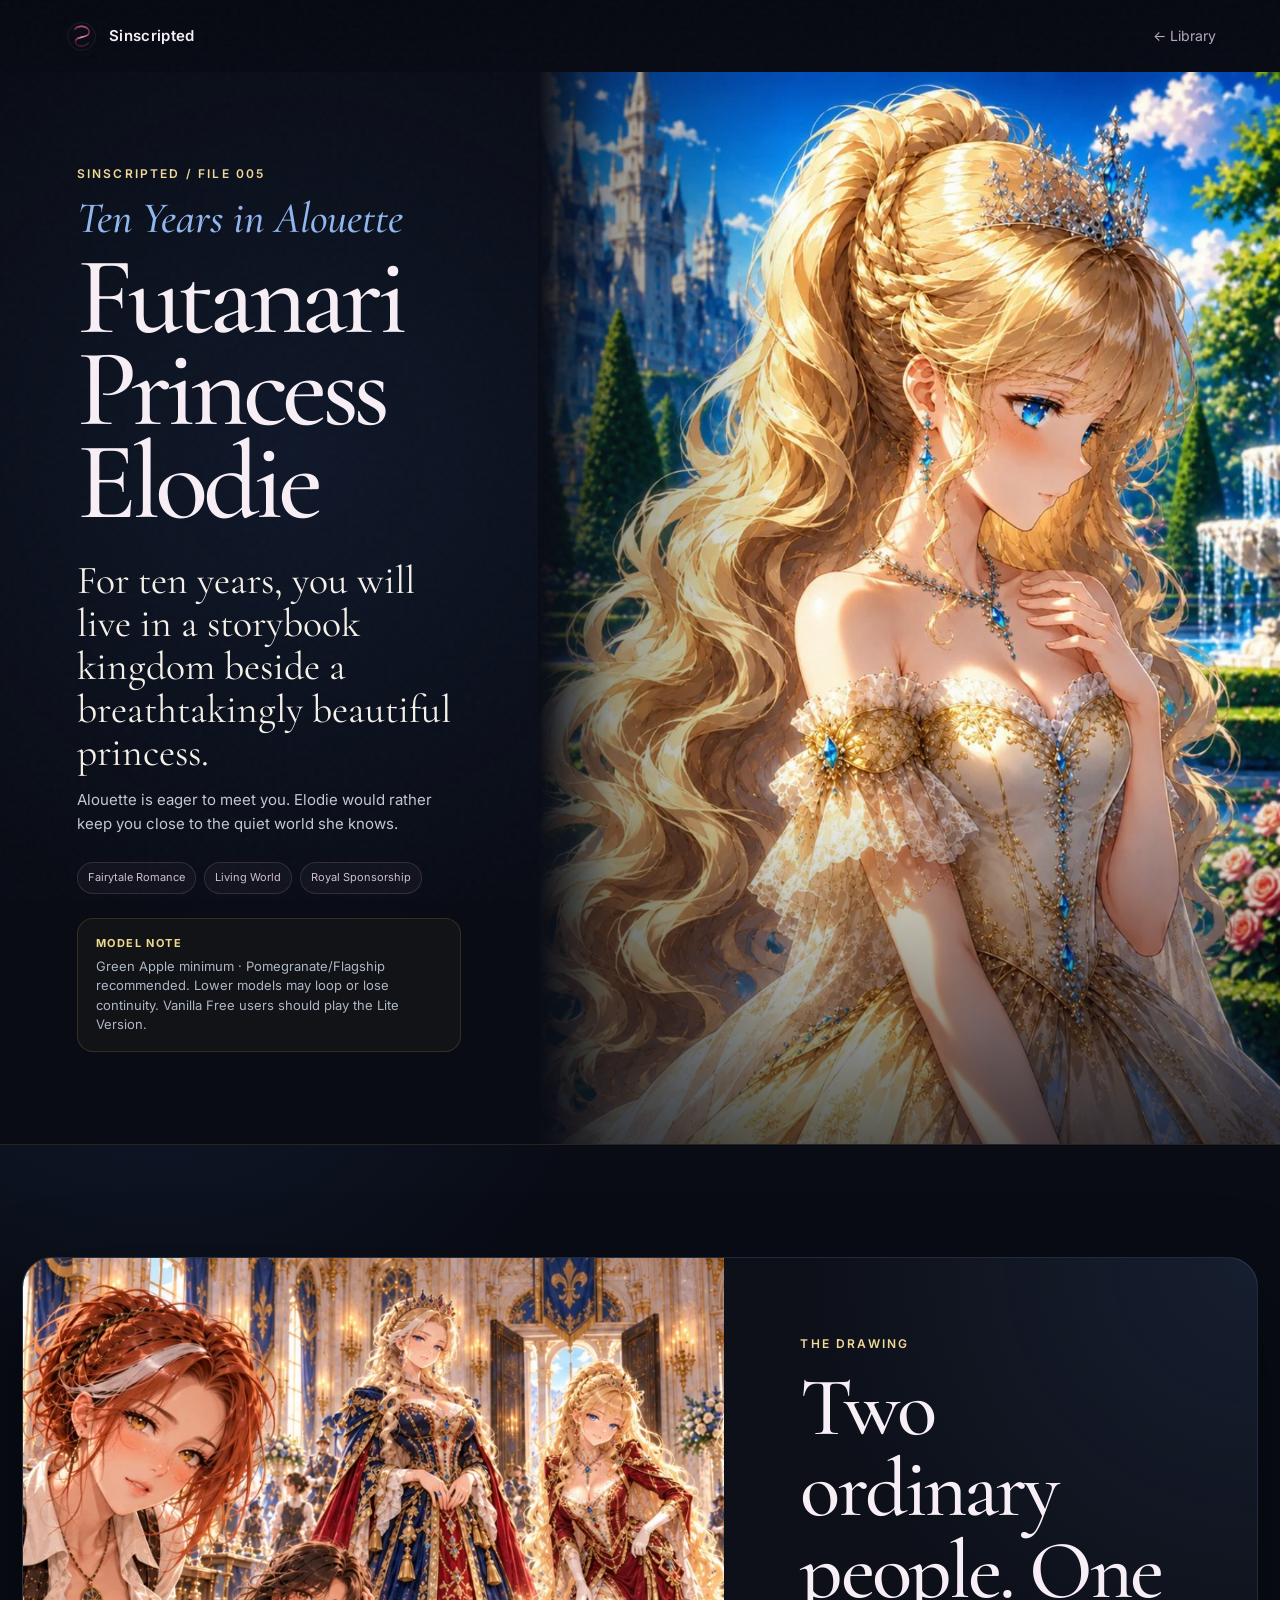
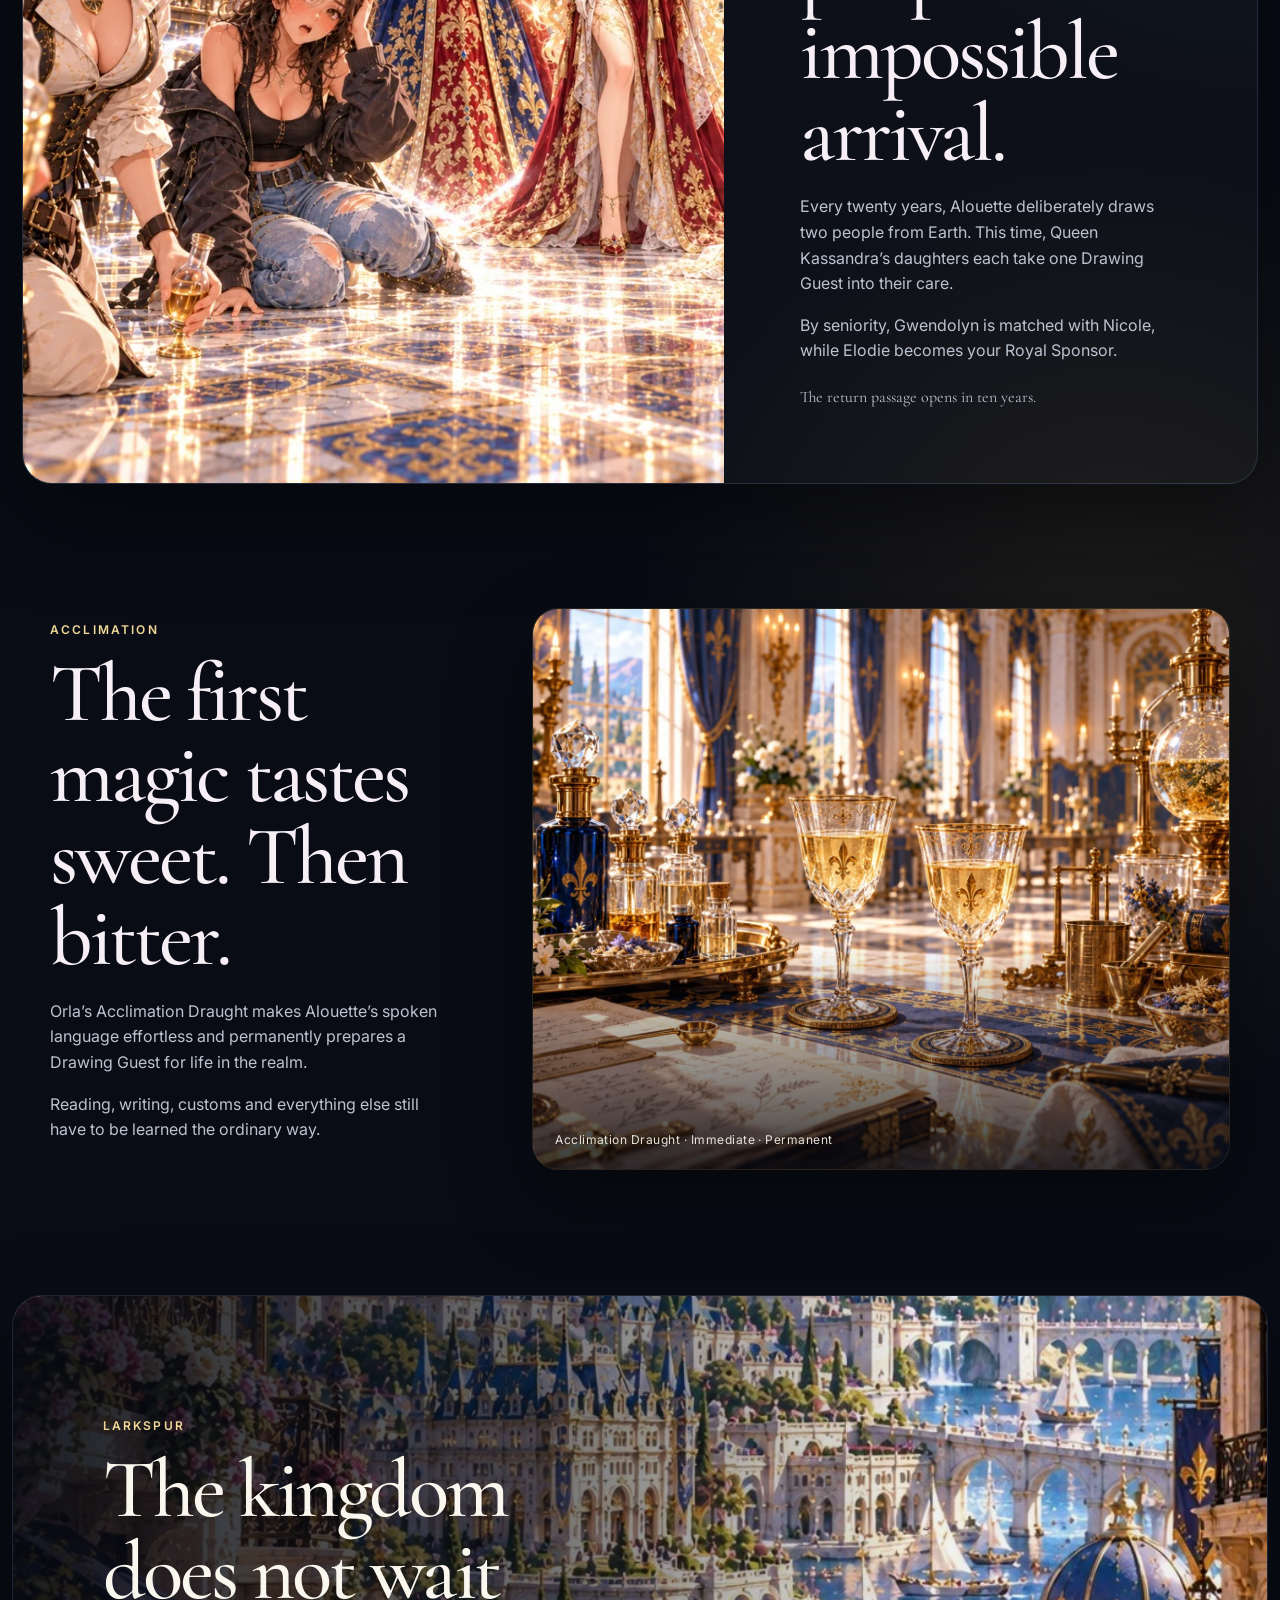
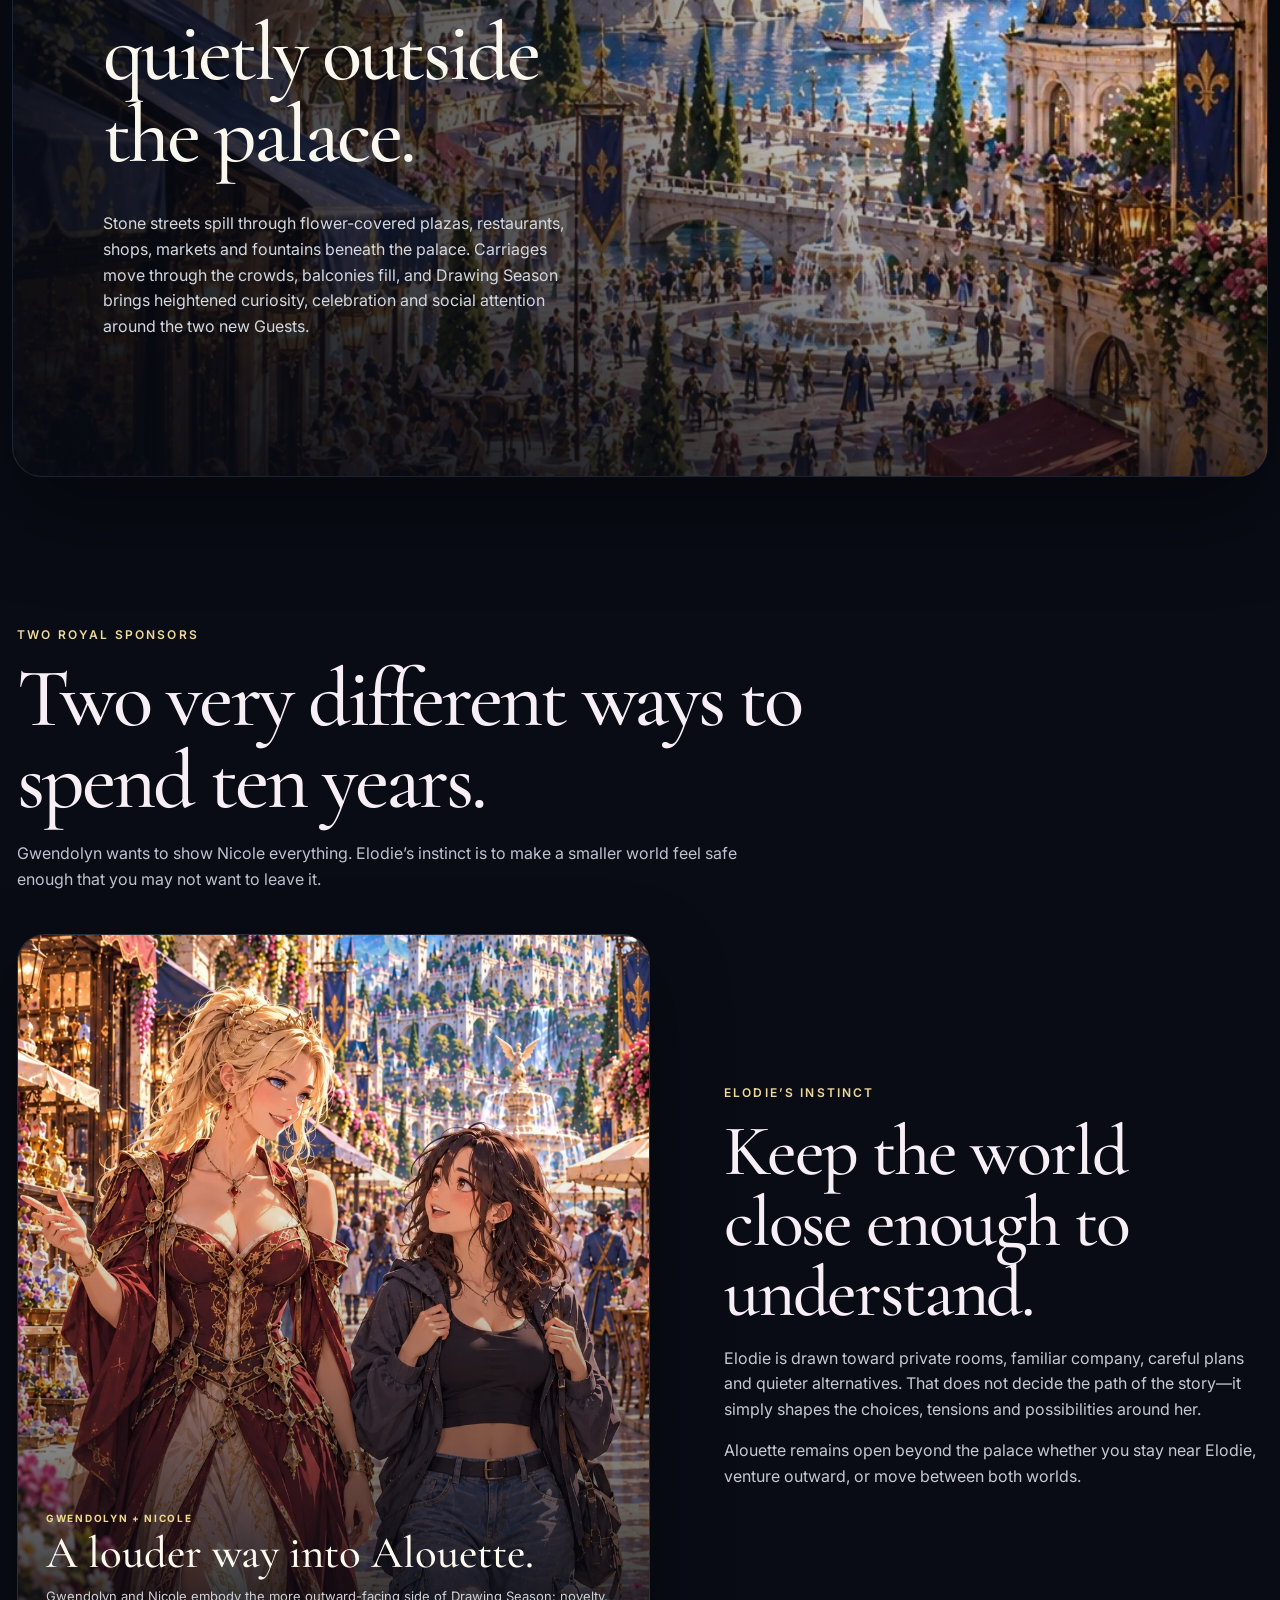
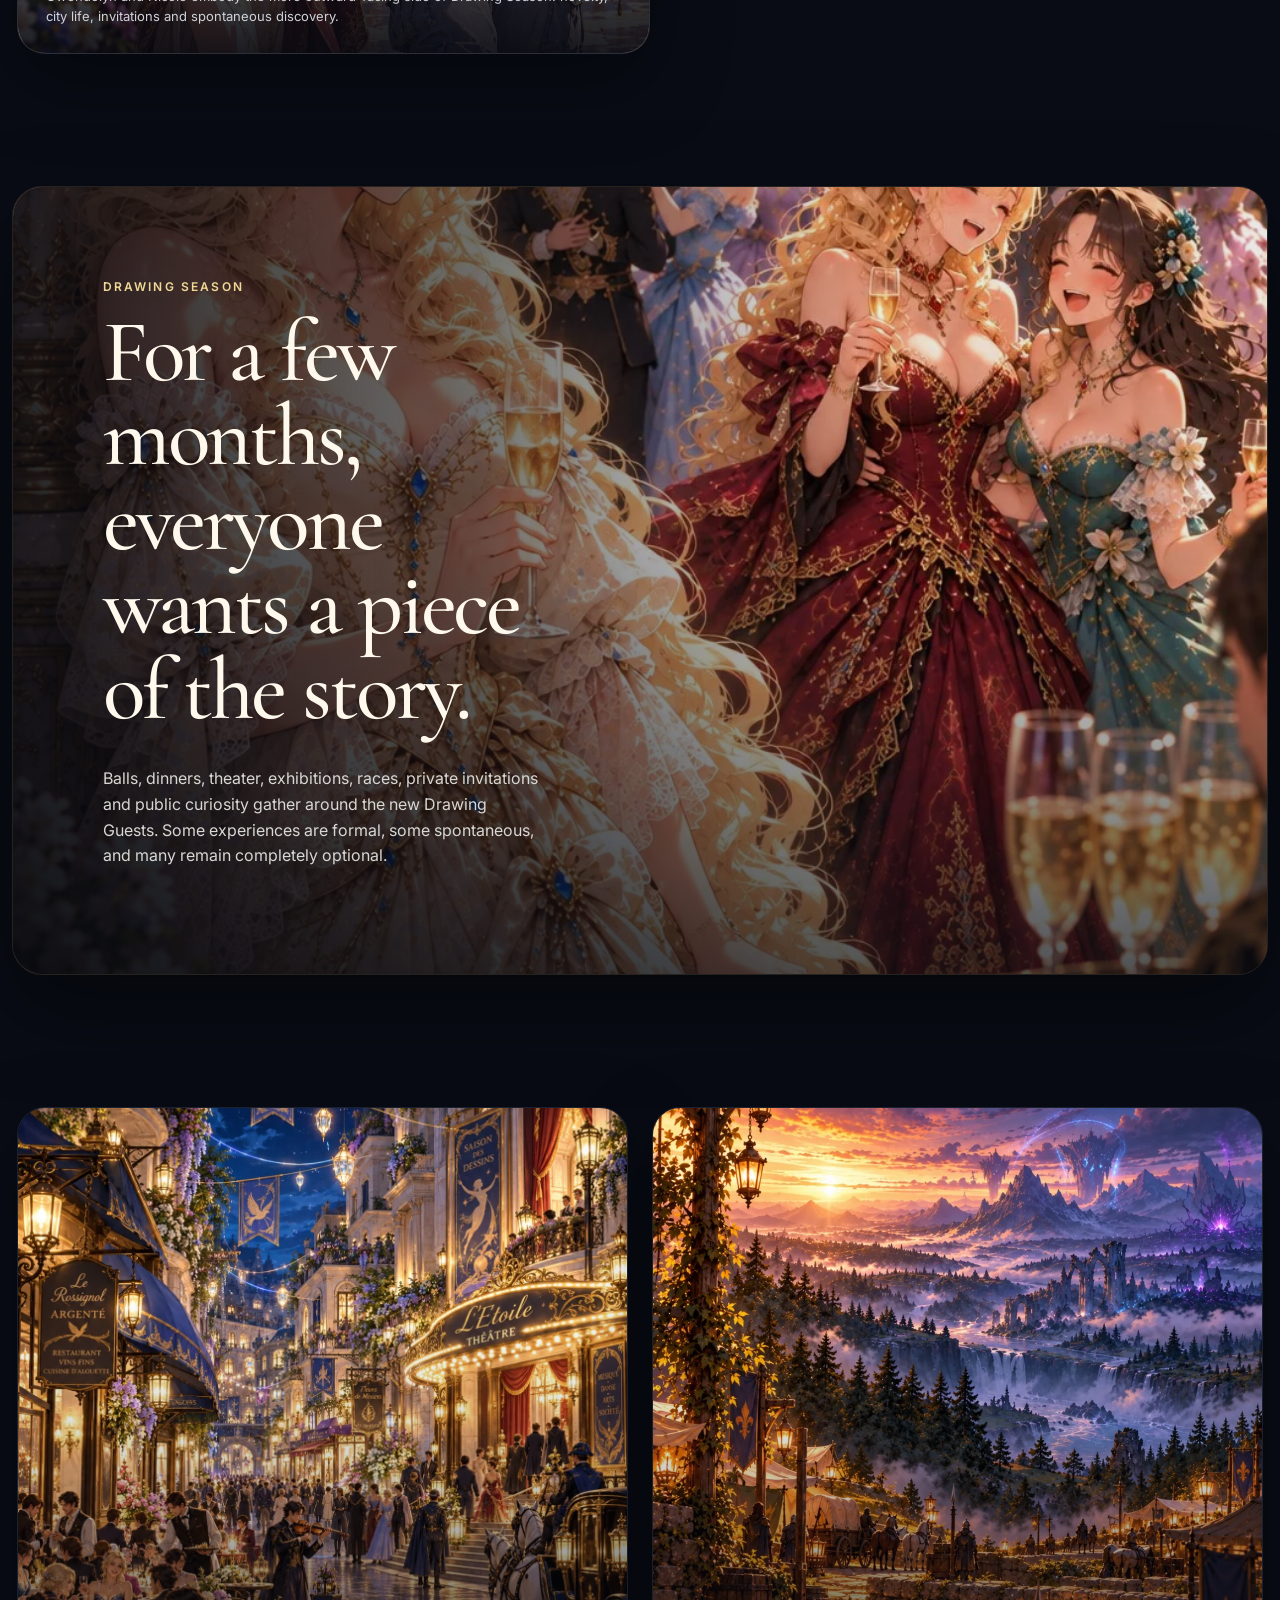
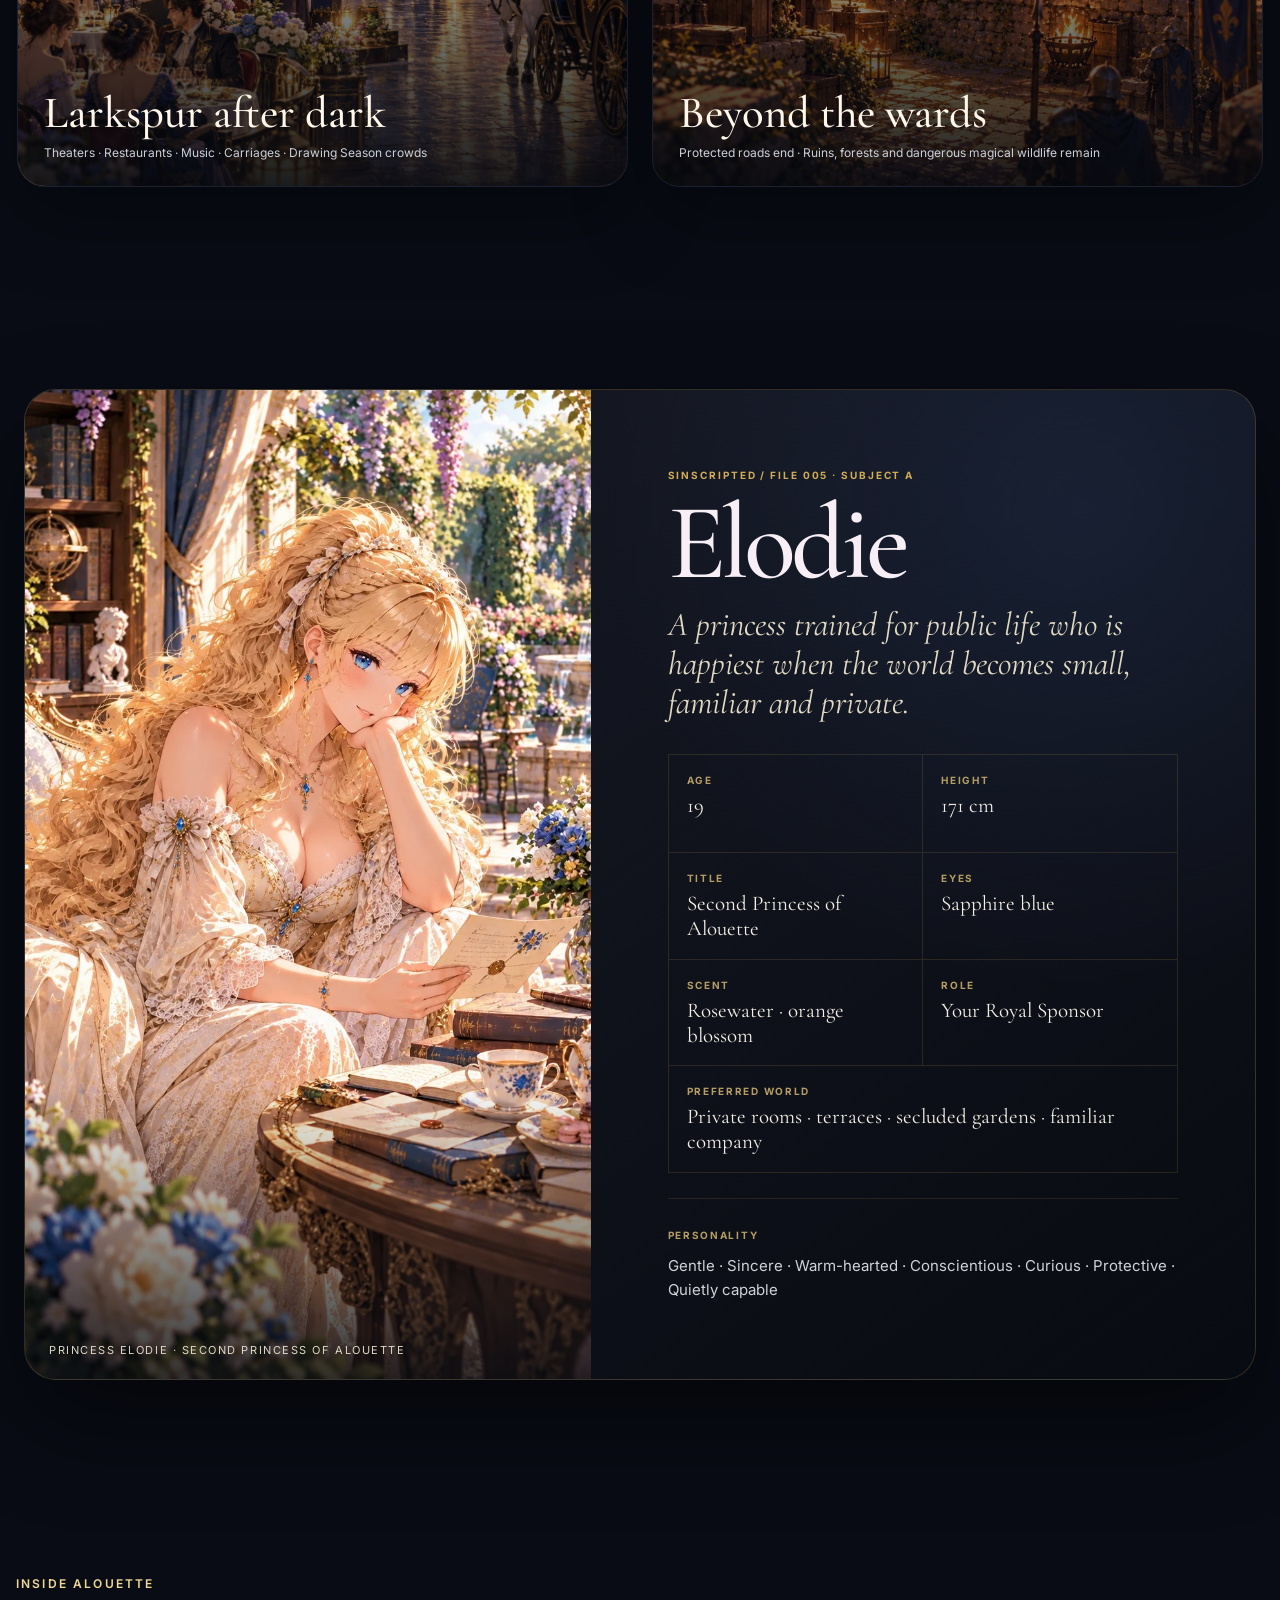
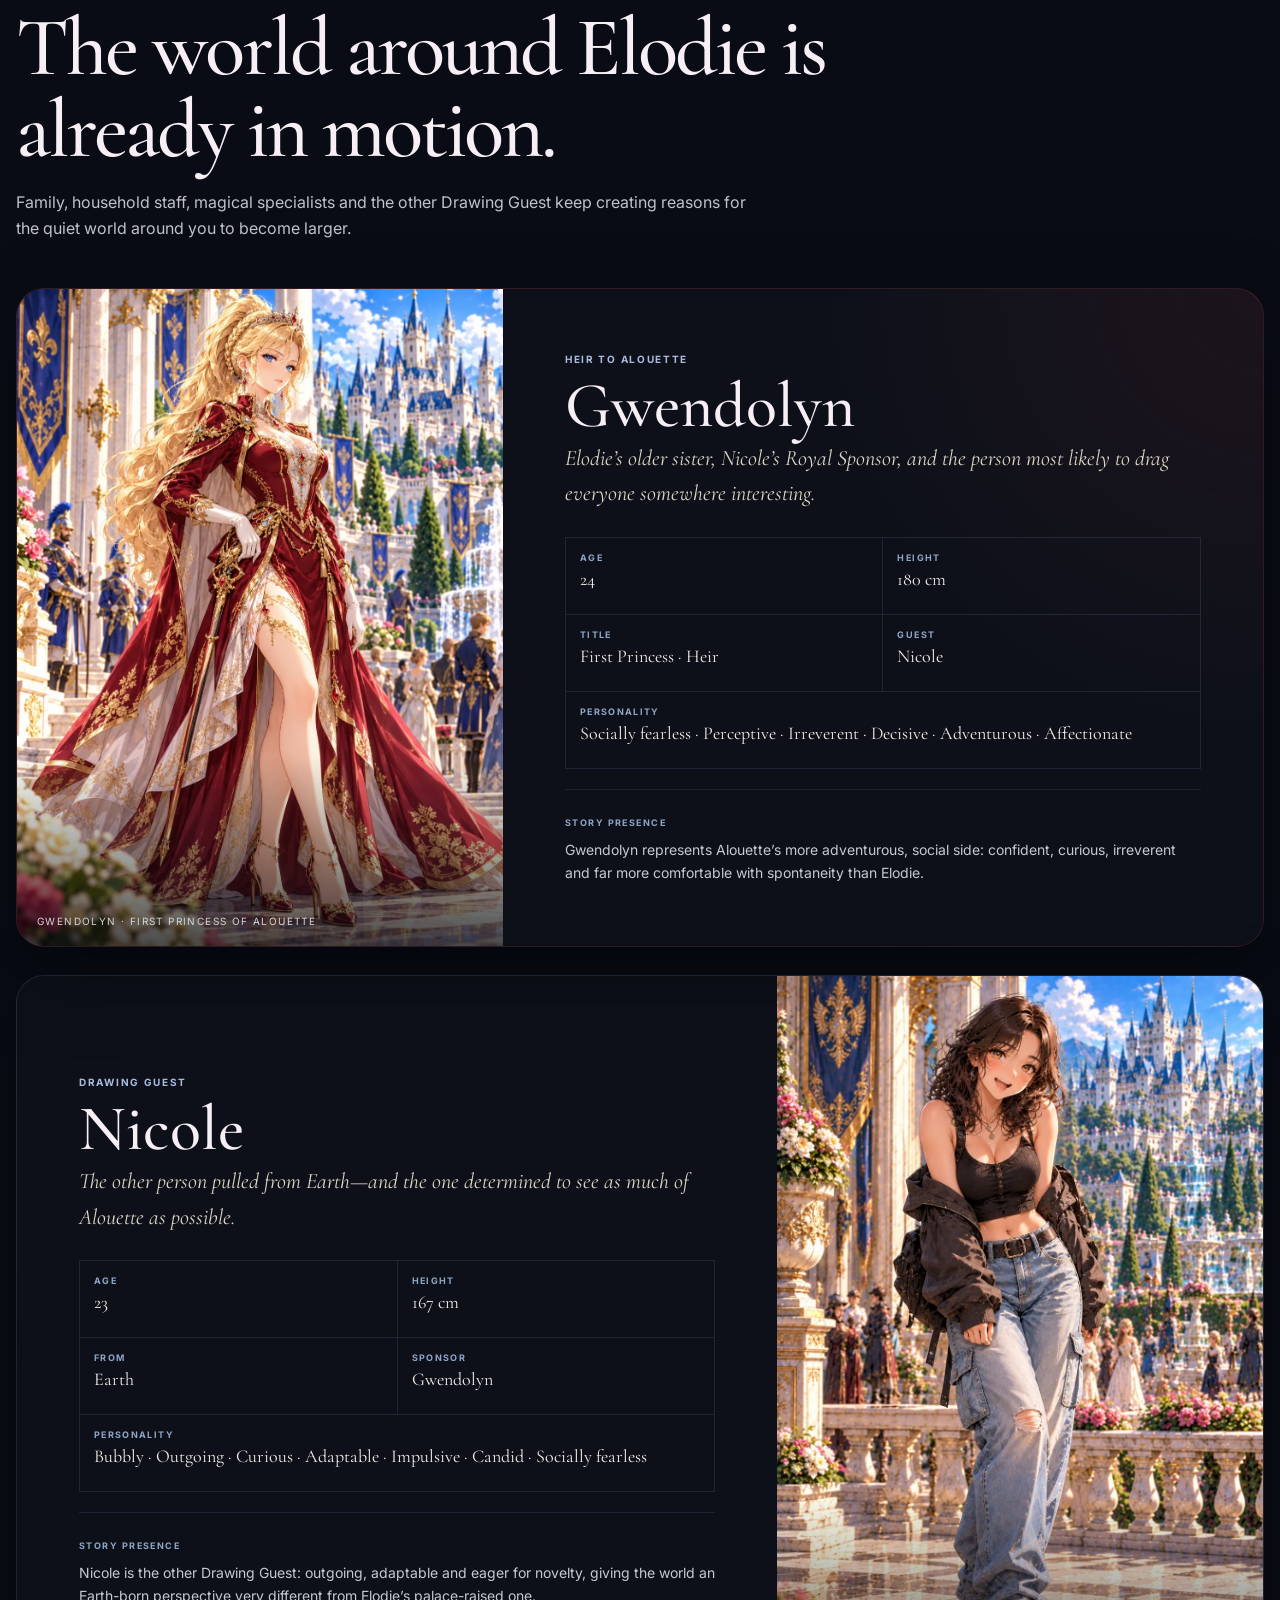
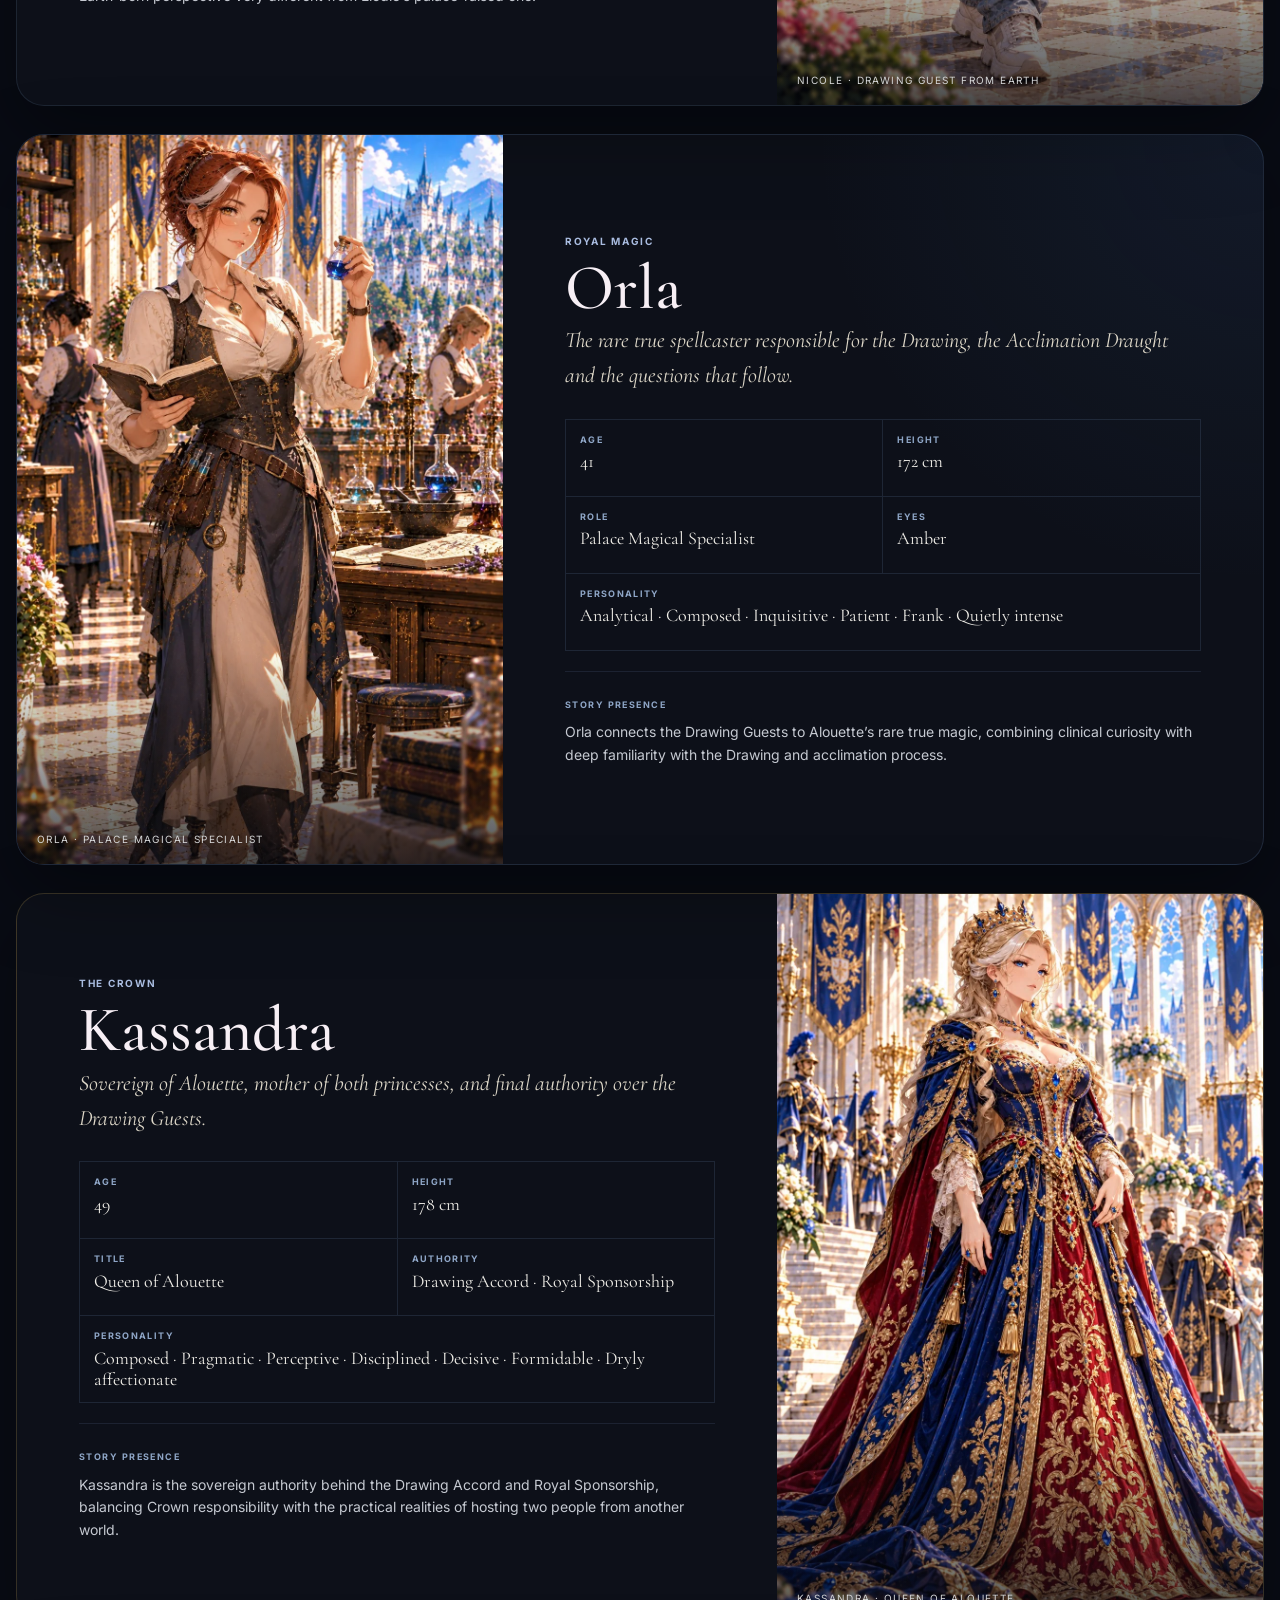
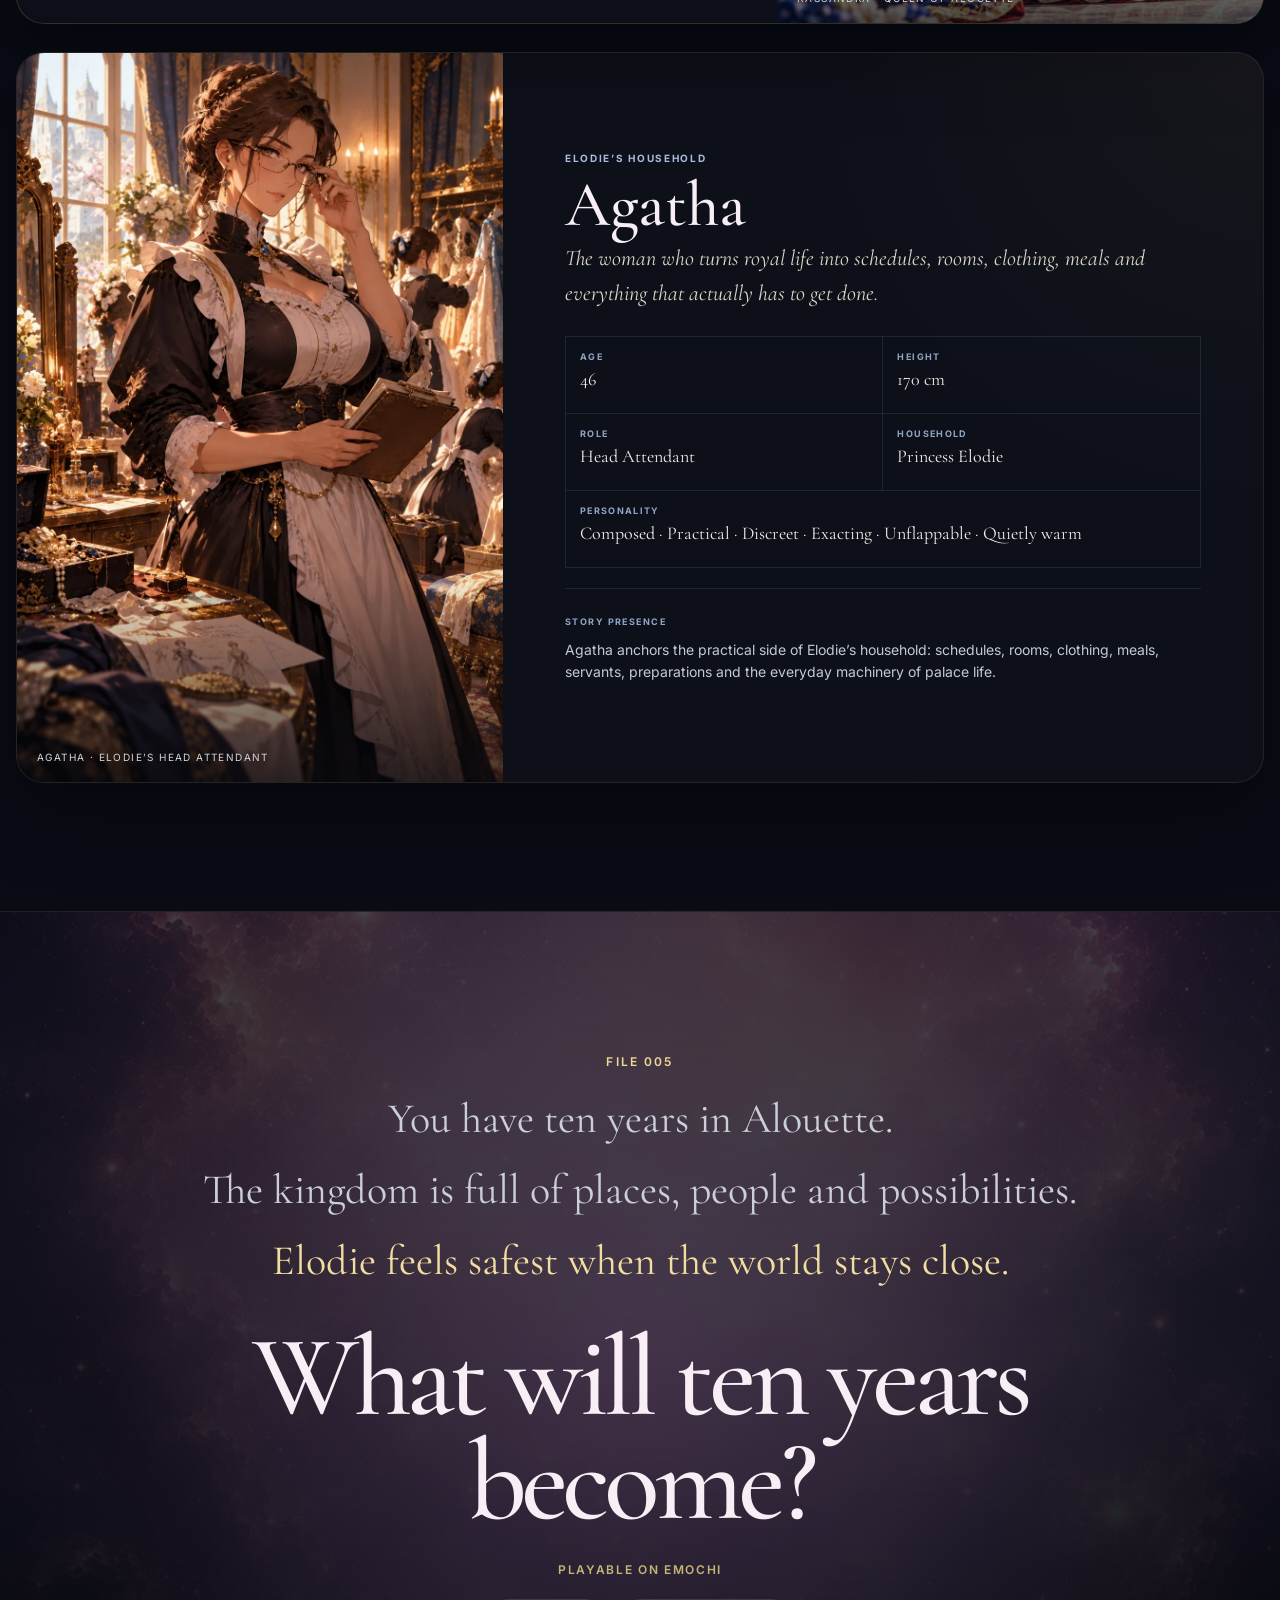
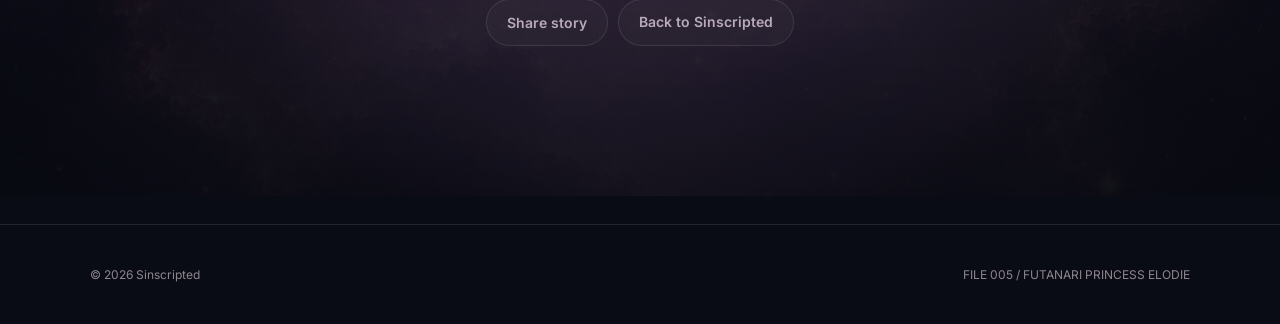
<file: elodie/index.html>
<!doctype html>
<html lang="en">
<head>
  <meta charset="utf-8">
  <meta name="viewport" content="width=device-width, initial-scale=1">
  <meta name="theme-color" content="#0a0d18">
  <meta name="description" content="Princess Elodie — Sinscripted File 005. Ten years in the storybook kingdom of Alouette, under the care of a princess who would rather keep you close.">
  <title>Futanari Princess Elodie — Sinscripted File 005</title>
  <meta property="og:type" content="website">
  <meta property="og:title" content="Futanari Princess Elodie — Ten Years in Alouette">
  <meta property="og:description" content="Every twenty years, Alouette draws two ordinary people from Earth. This time, you belong to Princess Elodie's household for ten years.">
  <meta property="og:url" content="https://sinscripted.github.io/elodie/">
  <meta property="og:image" content="https://sinscripted.github.io/assets/stories/elodie/og-1200x630.jpg">
  <meta name="twitter:card" content="summary_large_image">
  <link rel="icon" href="/assets/brand/sinscripted-mark.svg" type="image/svg+xml">
  <link rel="stylesheet" href="/css/styles.css?v=3.1">
<style id="file-005-inline-v1">
.elodie-page{
  --royal-blue:#456fb9;
  --royal-blue-soft:#91b7ef;
  --royal-gold:#d2ad55;
  --royal-gold-soft:#f0d996;
  --ivory:#f6f0df;
  --world-muted:#bbc3d0;
  background:
    radial-gradient(circle at 12% 7%,rgba(64,106,184,.16),transparent 30rem),
    radial-gradient(circle at 87% 17%,rgba(207,168,77,.10),transparent 30rem),
    #090c15;
}
.elodie-page main{overflow:hidden}
.elodie-page .story-nav{
  z-index:60;
  background:linear-gradient(to bottom,rgba(7,10,18,.95),rgba(7,10,18,.48),transparent);
}
.elodie-page .eyebrow{color:var(--royal-gold-soft)}

.elodie-hero{
  min-height:910px;
  display:grid;
  grid-template-columns:minmax(340px,.84fr) minmax(470px,1.16fr);
  align-items:stretch;
  overflow:hidden;
  border-bottom:1px solid rgba(210,173,85,.14);
  background:radial-gradient(circle at 23% 36%,rgba(48,82,141,.17),transparent 30rem),#090c15;
}
.elodie-hero-copy{
  position:relative;
  z-index:3;
  align-self:center;
  padding:92px clamp(30px,6vw,96px);
}
.elodie-kicker{
  display:block;
  margin:0 0 10px;
  color:var(--royal-blue-soft);
  font-family:var(--serif);
  font-size:clamp(29px,3.4vw,46px);
  font-style:italic;
  font-weight:500;
  line-height:1;
}
.elodie-hero-copy h1{
  margin:0 0 31px;
  max-width:760px;
  font-family:var(--serif);
  font-size:clamp(76px,8.6vw,126px);
  font-weight:500;
  line-height:.84;
  letter-spacing:-.048em;
}
.elodie-lead{
  max-width:670px;
  margin:0 0 15px;
  color:#f5f1e8;
  font-family:var(--serif);
  font-size:clamp(29px,3.1vw,42px);
  line-height:1.08;
}
.elodie-sublead{
  max-width:620px;
  margin:0 0 26px;
  color:#c3c8d2;
  font-size:15px;
}
.elodie-hero-art{
  position:relative;
  margin:0;
  min-height:910px;
  overflow:hidden;
  background:#101522;
}
.elodie-hero-art img{
  width:100%;
  height:100%;
  min-height:910px;
  object-fit:cover;
  object-position:center 23%;
}
.elodie-vignette{
  position:absolute;
  inset:0;
  pointer-events:none;
  background:
    linear-gradient(90deg,#090c15 0%,rgba(9,12,21,.44) 10%,transparent 34%),
    linear-gradient(to top,rgba(9,12,21,.68),transparent 34%);
}
.model-note{
  max-width:620px;
  margin-top:24px;
  padding:16px 18px;
  border:1px solid rgba(210,173,85,.18);
  border-radius:16px;
  background:rgba(210,173,85,.045);
}
.model-note strong{
  display:block;
  margin-bottom:4px;
  color:#efd98d;
  font-size:11px;
  letter-spacing:.13em;
  text-transform:uppercase;
}
.model-note span{
  display:block;
  color:#aeb7c5;
  font-size:13px;
  line-height:1.5;
}

.alouette-section{
  width:min(1280px,calc(100% - 44px));
  margin:0 auto;
  padding:112px 0;
}
.drawing-beat{
  display:grid;
  grid-template-columns:minmax(400px,1.08fr) minmax(330px,.82fr);
  align-items:center;
  overflow:hidden;
  border:1px solid rgba(145,183,239,.16);
  border-radius:30px;
  background:
    radial-gradient(circle at 100% 0%,rgba(74,112,178,.15),transparent 28rem),
    rgba(255,255,255,.018);
  box-shadow:0 34px 90px rgba(0,0,0,.43);
}
.drawing-art{
  margin:0;
  min-height:710px;
  height:100%;
  overflow:hidden;
}
.drawing-art img{
  width:100%;
  height:100%;
  min-height:710px;
  object-fit:cover;
  object-position:center;
}
.drawing-copy{padding:clamp(36px,6vw,76px)}
.drawing-copy h2,
.draught-copy h2,
.world-copy h2,
.contrast-heading h2,
.cast-heading h2{
  margin:0 0 20px;
  font-family:var(--serif);
  font-size:clamp(50px,6.5vw,84px);
  font-weight:500;
  line-height:.98;
  letter-spacing:-.035em;
}
.drawing-copy p:not(.eyebrow),
.draught-copy p:not(.eyebrow),
.world-copy p:not(.eyebrow){
  color:var(--world-muted);
  font-size:16px;
}
.drawing-copy .ten-years{
  margin:24px 0 0;
  color:#f1df9e;
  font-family:var(--serif);
  font-size:27px;
  line-height:1.16;
}

.draught-section{
  width:min(1180px,calc(100% - 44px));
  margin:0 auto;
  padding:12px 0 116px;
  display:grid;
  grid-template-columns:minmax(300px,.72fr) minmax(430px,1.28fr);
  gap:clamp(40px,7vw,90px);
  align-items:center;
}
.draught-copy{padding:12px 0}
.draught-visual{
  position:relative;
  min-height:560px;
  margin:0;
  overflow:hidden;
  border:1px solid rgba(210,173,85,.14);
  border-radius:26px;
  box-shadow:0 30px 78px rgba(0,0,0,.38);
}
.draught-visual img{width:100%;height:100%;min-height:560px;object-fit:cover}
.draught-caption{
  position:absolute;
  left:22px;right:22px;bottom:20px;
  z-index:2;
  padding-top:40px;
  color:#e8e4d8;
  font-size:12px;
  letter-spacing:.04em;
  text-shadow:0 2px 15px rgba(0,0,0,.75);
}
.draught-visual:after{
  content:"";
  position:absolute;inset:0;
  background:linear-gradient(to top,rgba(7,10,17,.80),transparent 40%);
}

.world-section{
  width:min(1360px,calc(100% - 24px));
  margin:0 auto;
  padding:8px 0 118px;
}
.world-panel{
  position:relative;
  min-height:780px;
  overflow:hidden;
  border:1px solid rgba(145,183,239,.14);
  border-radius:30px;
  box-shadow:0 35px 90px rgba(0,0,0,.43);
}
.world-panel>img{
  position:absolute;inset:0;
  width:100%;height:100%;
  object-fit:cover;
  object-position:center;
}
.world-panel:after{
  content:"";
  position:absolute;inset:0;
  background:
    linear-gradient(90deg,rgba(7,10,18,.92) 0%,rgba(7,10,18,.58) 42%,rgba(7,10,18,.05) 72%),
    linear-gradient(to top,rgba(7,10,18,.72),transparent 46%);
}
.world-copy{
  position:relative;
  z-index:2;
  width:min(650px,100%);
  min-height:780px;
  display:flex;
  flex-direction:column;
  justify-content:center;
  padding:clamp(44px,7vw,92px);
}
.world-copy h2{color:#faf7ef}
.world-copy p:not(.eyebrow){color:#d3d7df}

.contrast-section{
  width:min(1280px,calc(100% - 34px));
  margin:0 auto;
  padding:30px 0 124px;
}
.contrast-heading{width:min(820px,100%);margin:0 0 42px}
.contrast-heading>p:last-child{max-width:720px;color:#bdc3cd}
.contrast-feature{
  display:grid;
  grid-template-columns:minmax(430px,1.08fr) minmax(320px,.92fr);
  gap:clamp(34px,6vw,74px);
  align-items:center;
}
.contrast-copy h3{
  margin:0 0 18px;
  font-family:var(--serif);
  font-size:clamp(44px,5.8vw,72px);
  font-weight:500;
  line-height:.98;
  letter-spacing:-.03em;
}
.contrast-copy p:not(.eyebrow){color:#c5c9d1;font-size:16px}
.life-card{
  position:relative;
  min-height:720px;
  margin:0;
  overflow:hidden;
  border:1px solid rgba(255,255,255,.11);
  border-radius:28px;
  background:#111522;
  box-shadow:0 28px 78px rgba(0,0,0,.39);
}
.life-card img{
  position:absolute;inset:0;
  width:100%;height:100%;object-fit:cover
}
.life-card:after{
  content:"";
  position:absolute;inset:0;
  background:linear-gradient(to top,rgba(7,9,16,.92) 0%,rgba(7,9,16,.20) 48%,transparent 72%);
}
.life-caption{
  position:absolute;
  z-index:2;
  left:28px;right:28px;bottom:26px;
}
.life-caption span{
  display:block;
  margin-bottom:5px;
  color:#efd98d;
  font-size:10px;
  font-weight:700;
  letter-spacing:.17em;
  text-transform:uppercase;
}
.life-caption strong{
  display:block;
  color:#fffaf0;
  font-family:var(--serif);
  font-size:clamp(31px,3.5vw,47px);
  font-weight:500;
  line-height:1.02;
}
.life-caption p{margin:9px 0 0;color:#d0d2d8;font-size:13px}

.season-section{
  width:min(1360px,calc(100% - 24px));
  margin:0 auto;
  padding:8px 0 122px;
}
.season-panel{
  position:relative;
  min-height:760px;
  overflow:hidden;
  border:1px solid rgba(210,173,85,.14);
  border-radius:30px;
  box-shadow:0 35px 90px rgba(0,0,0,.44);
}
.season-panel img{position:absolute;inset:0;width:100%;height:100%;object-fit:cover}
.season-panel:after{
  content:"";position:absolute;inset:0;
  background:
    linear-gradient(90deg,rgba(7,9,15,.88) 0%,rgba(7,9,15,.58) 37%,rgba(7,9,15,.08) 67%),
    linear-gradient(to top,rgba(7,9,15,.68),transparent 55%);
}
.season-copy{
  position:relative;z-index:2;
  width:min(620px,100%);
  min-height:760px;
  display:flex;flex-direction:column;justify-content:center;
  padding:clamp(44px,7vw,92px);
}
.season-copy h2{
  margin:0 0 18px;
  color:#fff9ed;
  font-family:var(--serif);
  font-size:clamp(54px,7vw,88px);
  font-weight:500;
  line-height:.96;
  letter-spacing:-.035em;
}
.season-copy p:not(.eyebrow){color:#d8d7d3;font-size:16px}

.world-tiles{
  width:min(1280px,calc(100% - 34px));
  margin:0 auto;
  padding:10px 0 130px;
  display:grid;
  grid-template-columns:1fr 1fr;
  gap:24px;
}
.world-tile{
  position:relative;
  min-height:680px;
  margin:0;
  overflow:hidden;
  border:1px solid rgba(145,183,239,.13);
  border-radius:28px;
  box-shadow:0 28px 78px rgba(0,0,0,.38);
}
.world-tile img{position:absolute;inset:0;width:100%;height:100%;object-fit:cover}
.world-tile:after{
  content:"";position:absolute;inset:0;
  background:linear-gradient(to top,rgba(7,9,15,.92) 0%,rgba(7,9,15,.17) 48%,transparent 72%);
}
.world-tile figcaption{position:absolute;z-index:2;left:26px;right:26px;bottom:24px}
.world-tile strong{
  display:block;color:#fff8eb;font-family:var(--serif);
  font-size:clamp(31px,3.5vw,46px);font-weight:500;line-height:1.02
}
.world-tile span{display:block;margin-top:6px;color:#cbd0d8;font-size:12px}

/* Elodie primary dossier */
.dossier-section{padding:72px 24px 126px}
.elodie-dossier{
  width:min(1300px,100%);
  margin:0 auto;
  display:grid;
  grid-template-columns:minmax(370px,.92fr) minmax(430px,1.08fr);
  overflow:hidden;
  border:1px solid rgba(210,173,85,.20);
  border-radius:32px;
  background:
    radial-gradient(circle at 86% 12%,rgba(66,111,183,.14),transparent 30rem),
    linear-gradient(145deg,rgba(24,27,39,.98),rgba(9,11,18,.99));
  box-shadow:0 42px 100px rgba(0,0,0,.48);
}
.elodie-portrait{
  position:relative;
  margin:0;
  min-height:820px;
  overflow:hidden;
  background:#111522;
}
.elodie-portrait img{
  width:100%;height:100%;min-height:820px;
  object-fit:cover;object-position:center 18%
}
.elodie-portrait:after{
  content:"";position:absolute;inset:0;
  background:linear-gradient(to top,rgba(7,9,15,.84),transparent 30%);
}
.elodie-portrait figcaption{
  position:absolute;z-index:2;left:24px;right:24px;bottom:20px;
  color:#ded8c7;font-size:11px;letter-spacing:.14em;text-transform:uppercase
}
.elodie-dossier-copy{align-self:center;padding:clamp(42px,6vw,78px)}
.dossier-code{
  margin:0 0 15px;color:var(--royal-gold);
  font-size:10px;font-weight:700;letter-spacing:.19em;text-transform:uppercase
}
.elodie-dossier-copy h2{
  margin:0 0 18px;font-family:var(--serif);
  font-size:clamp(70px,8.4vw,108px);
  font-weight:500;line-height:.84;letter-spacing:-.044em
}
.dossier-deck{
  max-width:620px;margin:0 0 32px;color:#e1d9c3;
  font-family:var(--serif);font-size:clamp(24px,2.6vw,34px);
  font-style:italic;line-height:1.16
}
.dossier-grid{
  margin:0;display:grid;grid-template-columns:repeat(2,minmax(0,1fr));
  border-top:1px solid rgba(210,173,85,.15);
  border-left:1px solid rgba(210,173,85,.15)
}
.dossier-grid>div{
  min-height:98px;padding:17px 18px;
  border-right:1px solid rgba(210,173,85,.15);
  border-bottom:1px solid rgba(210,173,85,.15)
}
.dossier-grid .wide{grid-column:1/-1}
.dossier-grid dt{
  margin:0 0 6px;color:#b59e63;font-size:10px;font-weight:700;
  letter-spacing:.17em;text-transform:uppercase
}
.dossier-grid dd{
  margin:0;color:#f4f0e6;font-family:var(--serif);
  font-size:21px;line-height:1.18
}
.dossier-personality{
  margin-top:25px;padding-top:22px;
  border-top:1px solid rgba(210,173,85,.13)
}
.dossier-personality span{
  color:#b59e63;font-size:10px;font-weight:700;
  letter-spacing:.17em;text-transform:uppercase
}
.dossier-personality p{margin:8px 0 0;max-width:650px;color:#cfd2d8;font-size:15px}

/* supporting cast */
.cast-section{
  width:min(1280px,calc(100% - 32px));
  margin:0 auto;
  padding:68px 0 128px;
}
.cast-heading{width:min(810px,100%);margin:0 0 46px}
.cast-heading>p:last-child{max-width:730px;color:#bdc2cc;font-size:16px}
.supporting-stack{display:grid;gap:28px}
.support-profile{
  display:grid;
  grid-template-columns:minmax(320px,.78fr) minmax(430px,1.22fr);
  overflow:hidden;
  border:1px solid rgba(145,183,239,.15);
  border-radius:28px;
  background:
    radial-gradient(circle at 100% 0%,rgba(65,99,157,.10),transparent 26rem),
    rgba(255,255,255,.018);
  box-shadow:0 28px 78px rgba(0,0,0,.38);
}
.support-profile.reverse{grid-template-columns:minmax(430px,1.22fr) minmax(320px,.78fr)}
.support-profile.reverse .support-portrait{order:2}
.support-profile.reverse .support-copy{order:1}
.support-portrait{
  position:relative;margin:0;min-height:585px;overflow:hidden;background:#101522
}
.support-portrait img{
  width:100%;height:100%;min-height:585px;
  object-fit:cover;object-position:center 18%
}
.support-portrait:after{
  content:"";position:absolute;inset:0;
  background:linear-gradient(to top,rgba(7,9,15,.73),transparent 29%)
}
.support-portrait figcaption{
  position:absolute;z-index:2;left:20px;right:20px;bottom:17px;
  color:#d6d7d8;font-size:10px;letter-spacing:.14em;text-transform:uppercase
}
.support-copy{align-self:center;padding:clamp(32px,5vw,62px)}
.support-code{
  margin:0 0 10px;color:#a9bce0;font-size:10px;font-weight:700;
  letter-spacing:.17em;text-transform:uppercase
}
.support-copy h3{
  margin:0 0 7px;font-family:var(--serif);
  font-size:clamp(52px,5vw,72px);font-weight:500;line-height:.9
}
.support-title{
  margin:0 0 25px;color:#ddd7c8;font-family:var(--serif);
  font-size:22px;font-style:italic
}
.support-facts{
  margin:0;display:grid;grid-template-columns:repeat(2,minmax(0,1fr));
  border-top:1px solid rgba(145,183,239,.13);
  border-left:1px solid rgba(145,183,239,.13)
}
.support-facts>div{
  min-height:77px;padding:13px 14px;
  border-right:1px solid rgba(145,183,239,.13);
  border-bottom:1px solid rgba(145,183,239,.13)
}
.support-facts .wide{grid-column:1/-1}
.support-facts dt{
  margin:0 0 4px;color:#8fa6c7;font-size:9px;font-weight:700;
  letter-spacing:.15em;text-transform:uppercase
}
.support-facts dd{
  margin:0;color:#f0eee8;font-family:var(--serif);
  font-size:18px;line-height:1.16
}
.support-note{
  margin-top:20px;padding-top:18px;
  border-top:1px solid rgba(145,183,239,.11)
}
.support-note span{
  color:#8fa6c7;font-size:9px;font-weight:700;
  letter-spacing:.16em;text-transform:uppercase
}
.support-note p{margin:6px 0 0;color:#c5c9d1;font-size:14px;line-height:1.6}
.support-profile.gwendolyn{
  border-color:rgba(174,69,65,.22);
  background:radial-gradient(circle at 100% 0%,rgba(137,49,49,.12),transparent 28rem),rgba(255,255,255,.018)
}
.support-profile.nicole{border-color:rgba(95,126,159,.19)}
.support-profile.orla{
  border-color:rgba(105,140,190,.20);
  background:radial-gradient(circle at 100% 0%,rgba(54,102,169,.11),transparent 28rem),rgba(255,255,255,.018)
}
.support-profile.kassandra{
  border-color:rgba(210,173,85,.20);
  background:radial-gradient(circle at 100% 0%,rgba(164,117,50,.09),transparent 28rem),rgba(255,255,255,.018)
}
.support-profile.agatha{
  border-color:rgba(154,120,88,.18);
  background:radial-gradient(circle at 100% 0%,rgba(121,87,58,.08),transparent 28rem),rgba(255,255,255,.018)
}

.final-question{
  position:relative;
  overflow:hidden;
  padding:140px 28px 150px;
  text-align:center;
  border-top:1px solid rgba(210,173,85,.13);
  background:
    radial-gradient(circle at center,rgba(64,104,176,.13),transparent 32rem),
    linear-gradient(rgba(7,9,16,.76),rgba(7,9,16,.96)),
    url('/assets/brand/nebula-secondary.png') center/cover no-repeat;
}
.final-question-inner{position:relative;z-index:2;width:min(900px,100%);margin:0 auto}
.tension-line{
  margin:4px 0;color:#c9ced8;font-family:var(--serif);
  font-size:clamp(25px,4vw,42px)
}
.tension-line.accent{color:#f1dda0}
.final-question h2{
  margin:32px 0 26px;font-family:var(--serif);
  font-size:clamp(68px,9vw,116px);font-weight:500;line-height:.9;letter-spacing:-.045em
}
.platform-note{
  margin:0 0 20px;color:#c6b574;font-size:12px;font-weight:600;
  letter-spacing:.14em;text-transform:uppercase;text-align:center
}

@media(max-width:980px){
  .elodie-hero{min-height:0;grid-template-columns:1fr}
  .elodie-hero-art{order:1;min-height:min(76vh,760px)}
  .elodie-hero-art img{min-height:min(76vh,760px)}
  .elodie-hero-copy{order:2;padding:58px 28px 78px}
  .elodie-vignette{background:linear-gradient(to top,#090c15 0%,rgba(9,12,21,.12) 34%,transparent 62%)}
  .drawing-beat{grid-template-columns:1fr}
  .draught-section{grid-template-columns:1fr}
  .contrast-feature,.world-tiles{grid-template-columns:1fr}
  .elodie-dossier{grid-template-columns:1fr}
  .elodie-portrait,.elodie-portrait img{min-height:700px}
  .support-profile,.support-profile.reverse{grid-template-columns:1fr}
  .support-profile.reverse .support-portrait,.support-profile.reverse .support-copy{order:initial}
}
@media(max-width:620px){
  .elodie-page .site-header{padding-inline:18px}
  .elodie-hero-copy{padding:44px 20px 66px}
  .elodie-kicker{font-size:27px}
  .elodie-hero-copy h1{font-size:clamp(62px,19vw,88px)}
  .elodie-lead{font-size:29px}
  .elodie-sublead{font-size:14px;line-height:1.6}
  .elodie-hero-art,.elodie-hero-art img{min-height:570px}

  .alouette-section{width:calc(100% - 24px);padding:76px 0}
  .drawing-beat{border-radius:21px}
  .drawing-art,.drawing-art img{min-height:500px}
  .drawing-copy{padding:31px 22px 36px}
  .drawing-copy h2,.draught-copy h2,.world-copy h2,.contrast-heading h2,.cast-heading h2{font-size:49px}

  .draught-section{width:calc(100% - 28px);padding:8px 0 88px;gap:27px}
  .draught-visual,.draught-visual img{min-height:460px;border-radius:21px}

  .world-section{width:calc(100% - 20px);padding:4px 0 88px}
  .world-panel{min-height:650px;border-radius:21px}
  .world-panel:after{
    background:linear-gradient(to top,rgba(7,10,18,.96) 0%,rgba(7,10,18,.62) 48%,rgba(7,10,18,.08) 80%)
  }
  .world-copy{
    min-height:650px;width:100%;justify-content:flex-end;
    padding:34px 22px
  }
  .world-copy p:not(.eyebrow){font-size:15px}

  .contrast-section{width:calc(100% - 24px);padding:28px 0 94px}
  .contrast-feature{gap:24px}
  .life-card{min-height:600px;border-radius:21px}
  .life-caption{left:20px;right:20px;bottom:20px}

  .season-section{width:calc(100% - 20px);padding:4px 0 94px}
  .season-panel{min-height:650px;border-radius:21px}
  .season-panel:after{
    background:linear-gradient(to top,rgba(7,9,15,.95) 0%,rgba(7,9,15,.58) 49%,rgba(7,9,15,.08) 79%)
  }
  .season-copy{
    min-height:650px;width:100%;justify-content:flex-end;padding:34px 22px
  }
  .season-copy h2{font-size:52px}

  .world-tiles{width:calc(100% - 24px);padding:8px 0 96px;gap:18px}
  .world-tile{min-height:560px;border-radius:21px}

  .dossier-section{padding:48px 14px 90px}
  .elodie-dossier{border-radius:22px}
  .elodie-portrait,.elodie-portrait img{min-height:520px}
  .elodie-dossier-copy{padding:31px 20px 38px}
  .elodie-dossier-copy h2{font-size:65px}
  .dossier-deck{font-size:24px}
  .dossier-grid>div{min-height:86px;padding:14px 12px}
  .dossier-grid dt{font-size:8px}
  .dossier-grid dd{font-size:18px}
  .dossier-personality p{font-size:14px}

  .cast-section{width:calc(100% - 24px);padding:54px 0 96px}
  .support-profile{border-radius:21px}
  .support-portrait,.support-portrait img{min-height:500px}
  .support-copy{padding:28px 20px 34px}
  .support-copy h3{font-size:54px}
  .support-title{font-size:21px}
  .support-facts>div{min-height:72px;padding:12px 10px}
  .support-facts dt{font-size:8px}
  .support-facts dd{font-size:17px}
  .support-note p{font-size:13px}

  .final-question{padding:98px 20px 110px}
  .final-question h2{font-size:70px}
}
</style>
</head>
<body class="elodie-page">
  <div class="grain" aria-hidden="true"></div>

  <header class="site-header compact story-nav">
    <a class="brand" href="/" aria-label="Back to Sinscripted">
      <img class="brand-mark-img" src="/assets/brand/sinscripted-mark.svg" alt="">
      <span class="brand-text">Sinscripted</span>
    </a>
    <a class="back-link" href="/">← Library</a>
  </header>

  <main>
    <section class="elodie-hero">
      <div class="elodie-hero-copy reveal">
        <p class="eyebrow">Sinscripted / File 005</p>
        <span class="elodie-kicker">Ten Years in Alouette</span>
        <h1>Futanari Princess Elodie</h1>
        <p class="elodie-lead">For ten years, you will live in a storybook kingdom beside a breathtakingly beautiful princess.</p>
        <p class="elodie-sublead">Alouette is eager to meet you. Elodie would rather keep you close to the quiet world she knows.</p>
        <div class="tag-row" aria-label="Story tags">
          <span>Fairytale Romance</span><span>Living World</span><span>Royal Sponsorship</span>
        </div>
        <div class="model-note" aria-label="Model compatibility note">
          <strong>Model note</strong>
          <span>Green Apple minimum · Pomegranate/Flagship recommended. Lower models may loop or lose continuity. Vanilla Free users should play the Lite Version.</span>
        </div>
      </div>

      <figure class="elodie-hero-art reveal">
        <img src="/assets/stories/elodie/poster.webp" alt="Princess Elodie in an ivory and gold gown in the gardens of Alouette's royal palace">
        <div class="elodie-vignette" aria-hidden="true"></div>
      </figure>
    </section>

    <section class="alouette-section">
      <div class="drawing-beat reveal">
        <figure class="drawing-art">
          <img src="/assets/stories/elodie/drawing-chamber.webp" alt="The Drawing Chamber as two people from Earth arrive before the royal family, guards and attendants" loading="lazy">
        </figure>
        <div class="drawing-copy">
          <p class="eyebrow">The Drawing</p>
          <h2>Two ordinary people. One impossible arrival.</h2>
          <p>Every twenty years, Alouette deliberately draws two people from Earth. This time, Queen Kassandra’s daughters each take one Drawing Guest into their care.</p>
          <p>By seniority, Gwendolyn is matched with Nicole, while Elodie becomes your Royal Sponsor.</p>
          <p class="ten-years">The return passage opens in ten years.</p>
        </div>
      </div>
    </section>

    <section class="draught-section">
      <div class="draught-copy reveal">
        <p class="eyebrow">Acclimation</p>
        <h2>The first magic tastes sweet. Then bitter.</h2>
        <p>Orla’s Acclimation Draught makes Alouette’s spoken language effortless and permanently prepares a Drawing Guest for life in the realm.</p>
        <p>Reading, writing, customs and everything else still have to be learned the ordinary way.</p>
      </div>
      <figure class="draught-visual reveal">
        <img src="/assets/stories/elodie/acclimation.webp" alt="Two glasses of pale-gold Acclimation Draught among magical instruments and notes" loading="lazy">
        <figcaption class="draught-caption">Acclimation Draught · Immediate · Permanent</figcaption>
      </figure>
    </section>

    <section class="world-section">
      <div class="world-panel reveal">
        <img src="/assets/stories/elodie/larkspur-day.webp" alt="Larkspur, the bustling fairytale capital of Alouette beneath the royal palace" loading="lazy">
        <div class="world-copy">
          <p class="eyebrow">Larkspur</p>
          <h2>The kingdom does not wait quietly outside the palace.</h2>
          <p>Stone streets spill through flower-covered plazas, restaurants, shops, markets and fountains beneath the palace. Carriages move through the crowds, balconies fill, and Drawing Season brings heightened curiosity, celebration and social attention around the two new Guests.</p>
        </div>
      </div>
    </section>

    <section class="contrast-section">
      <div class="contrast-heading reveal">
        <p class="eyebrow">Two Royal Sponsors</p>
        <h2>Two very different ways to spend ten years.</h2>
        <p>Gwendolyn wants to show Nicole everything. Elodie’s instinct is to make a smaller world feel safe enough that you may not want to leave it.</p>
      </div>

      <div class="contrast-feature">
        <figure class="life-card reveal">
          <img src="/assets/stories/elodie/gwendolyn-nicole.webp" alt="Gwendolyn and Nicole walking through a lively Larkspur street" loading="lazy">
          <figcaption class="life-caption">
            <span>Gwendolyn + Nicole</span>
            <strong>A louder way into Alouette.</strong>
            <p>Gwendolyn and Nicole embody the more outward-facing side of Drawing Season: novelty, city life, invitations and spontaneous discovery.</p>
          </figcaption>
        </figure>
        <div class="contrast-copy reveal">
          <p class="eyebrow">Elodie’s instinct</p>
          <h3>Keep the world close enough to understand.</h3>
          <p>Elodie is drawn toward private rooms, familiar company, careful plans and quieter alternatives. That does not decide the path of the story—it simply shapes the choices, tensions and possibilities around her.</p>
          <p>Alouette remains open beyond the palace whether you stay near Elodie, venture outward, or move between both worlds.</p>
        </div>
      </div>
    </section>

    <section class="season-section">
      <div class="season-panel reveal">
        <img src="/assets/stories/elodie/drawing-season-ball.webp" alt="A crowded Drawing Season ball in the royal palace with Elodie, Gwendolyn and Nicole among the guests" loading="lazy">
        <div class="season-copy">
          <p class="eyebrow">Drawing Season</p>
          <h2>For a few months, everyone wants a piece of the story.</h2>
          <p>Balls, dinners, theater, exhibitions, races, private invitations and public curiosity gather around the new Drawing Guests. Some experiences are formal, some spontaneous, and many remain completely optional.</p>
        </div>
      </div>
    </section>

    <section class="world-tiles">
      <figure class="world-tile reveal">
        <img src="/assets/stories/elodie/larkspur-night.webp" alt="Larkspur after dark with theaters, restaurants, carriages, musicians and crowded streets" loading="lazy">
        <figcaption>
          <strong>Larkspur after dark</strong>
          <span>Theaters · Restaurants · Music · Carriages · Drawing Season crowds</span>
        </figcaption>
      </figure>

      <figure class="world-tile reveal">
        <img src="/assets/stories/elodie/wilds.webp" alt="The magical wilderness beyond Alouette's protected roads and settlements" loading="lazy">
        <figcaption>
          <strong>Beyond the wards</strong>
          <span>Protected roads end · Ruins, forests and dangerous magical wildlife remain</span>
        </figcaption>
      </figure>
    </section>

    <section class="dossier-section">
      <article class="elodie-dossier reveal">
        <figure class="elodie-portrait">
          <img src="/assets/stories/elodie/elodie-dossier.webp" alt="Princess Elodie seated privately with letters, books and tea" loading="lazy">
          <figcaption>Princess Elodie · Second Princess of Alouette</figcaption>
        </figure>
        <div class="elodie-dossier-copy">
          <p class="dossier-code">SINSCRIPTED / FILE 005 · SUBJECT A</p>
          <h2>Elodie</h2>
          <p class="dossier-deck">A princess trained for public life who is happiest when the world becomes small, familiar and private.</p>
          <dl class="dossier-grid">
            <div><dt>Age</dt><dd>19</dd></div>
            <div><dt>Height</dt><dd>171 cm</dd></div>
            <div><dt>Title</dt><dd>Second Princess of Alouette</dd></div>
            <div><dt>Eyes</dt><dd>Sapphire blue</dd></div>
            <div><dt>Scent</dt><dd>Rosewater · orange blossom</dd></div>
            <div><dt>Role</dt><dd>Your Royal Sponsor</dd></div>
            <div class="wide"><dt>Preferred world</dt><dd>Private rooms · terraces · secluded gardens · familiar company</dd></div>
          </dl>
          <div class="dossier-personality">
            <span>Personality</span>
            <p>Gentle · Sincere · Warm-hearted · Conscientious · Curious · Protective · Quietly capable</p>
          </div>
        </div>
      </article>
    </section>

    <section class="cast-section">
      <div class="cast-heading reveal">
        <p class="eyebrow">Inside Alouette</p>
        <h2>The world around Elodie is already in motion.</h2>
        <p>Family, household staff, magical specialists and the other Drawing Guest keep creating reasons for the quiet world around you to become larger.</p>
      </div>

      <div class="supporting-stack">
        <article class="support-profile gwendolyn reveal">
          <figure class="support-portrait">
            <img src="/assets/stories/elodie/gwendolyn.webp" alt="First Princess Gwendolyn in burgundy and gold at the royal palace" loading="lazy">
            <figcaption>Gwendolyn · First Princess of Alouette</figcaption>
          </figure>
          <div class="support-copy">
            <p class="support-code">Heir to Alouette</p>
            <h3>Gwendolyn</h3>
            <p class="support-title">Elodie’s older sister, Nicole’s Royal Sponsor, and the person most likely to drag everyone somewhere interesting.</p>
            <dl class="support-facts">
              <div><dt>Age</dt><dd>24</dd></div>
              <div><dt>Height</dt><dd>180 cm</dd></div>
              <div><dt>Title</dt><dd>First Princess · Heir</dd></div>
              <div><dt>Guest</dt><dd>Nicole</dd></div>
              <div class="wide"><dt>Personality</dt><dd>Socially fearless · Perceptive · Irreverent · Decisive · Adventurous · Affectionate</dd></div>
            </dl>
            <div class="support-note"><span>Story presence</span><p>Gwendolyn represents Alouette’s more adventurous, social side: confident, curious, irreverent and far more comfortable with spontaneity than Elodie.</p></div>
          </div>
        </article>

        <article class="support-profile nicole reverse reveal">
          <figure class="support-portrait">
            <img src="/assets/stories/elodie/nicole.webp" alt="Nicole, a Drawing Guest from Earth, in modern clothes at the royal palace" loading="lazy">
            <figcaption>Nicole · Drawing Guest from Earth</figcaption>
          </figure>
          <div class="support-copy">
            <p class="support-code">Drawing Guest</p>
            <h3>Nicole</h3>
            <p class="support-title">The other person pulled from Earth—and the one determined to see as much of Alouette as possible.</p>
            <dl class="support-facts">
              <div><dt>Age</dt><dd>23</dd></div>
              <div><dt>Height</dt><dd>167 cm</dd></div>
              <div><dt>From</dt><dd>Earth</dd></div>
              <div><dt>Sponsor</dt><dd>Gwendolyn</dd></div>
              <div class="wide"><dt>Personality</dt><dd>Bubbly · Outgoing · Curious · Adaptable · Impulsive · Candid · Socially fearless</dd></div>
            </dl>
            <div class="support-note"><span>Story presence</span><p>Nicole is the other Drawing Guest: outgoing, adaptable and eager for novelty, giving the world an Earth-born perspective very different from Elodie’s palace-raised one.</p></div>
          </div>
        </article>

        <article class="support-profile orla reveal">
          <figure class="support-portrait">
            <img src="/assets/stories/elodie/orla.webp" alt="Orla, palace magical specialist, holding a blue vial in her workroom" loading="lazy">
            <figcaption>Orla · Palace Magical Specialist</figcaption>
          </figure>
          <div class="support-copy">
            <p class="support-code">Royal Magic</p>
            <h3>Orla</h3>
            <p class="support-title">The rare true spellcaster responsible for the Drawing, the Acclimation Draught and the questions that follow.</p>
            <dl class="support-facts">
              <div><dt>Age</dt><dd>41</dd></div>
              <div><dt>Height</dt><dd>172 cm</dd></div>
              <div><dt>Role</dt><dd>Palace Magical Specialist</dd></div>
              <div><dt>Eyes</dt><dd>Amber</dd></div>
              <div class="wide"><dt>Personality</dt><dd>Analytical · Composed · Inquisitive · Patient · Frank · Quietly intense</dd></div>
            </dl>
            <div class="support-note"><span>Story presence</span><p>Orla connects the Drawing Guests to Alouette’s rare true magic, combining clinical curiosity with deep familiarity with the Drawing and acclimation process.</p></div>
          </div>
        </article>

        <article class="support-profile kassandra reverse reveal">
          <figure class="support-portrait">
            <img src="/assets/stories/elodie/kassandra.webp" alt="Queen Kassandra in blue, red and gold state dress on the palace steps" loading="lazy">
            <figcaption>Kassandra · Queen of Alouette</figcaption>
          </figure>
          <div class="support-copy">
            <p class="support-code">The Crown</p>
            <h3>Kassandra</h3>
            <p class="support-title">Sovereign of Alouette, mother of both princesses, and final authority over the Drawing Guests.</p>
            <dl class="support-facts">
              <div><dt>Age</dt><dd>49</dd></div>
              <div><dt>Height</dt><dd>178 cm</dd></div>
              <div><dt>Title</dt><dd>Queen of Alouette</dd></div>
              <div><dt>Authority</dt><dd>Drawing Accord · Royal Sponsorship</dd></div>
              <div class="wide"><dt>Personality</dt><dd>Composed · Pragmatic · Perceptive · Disciplined · Decisive · Formidable · Dryly affectionate</dd></div>
            </dl>
            <div class="support-note"><span>Story presence</span><p>Kassandra is the sovereign authority behind the Drawing Accord and Royal Sponsorship, balancing Crown responsibility with the practical realities of hosting two people from another world.</p></div>
          </div>
        </article>

        <article class="support-profile agatha reveal">
          <figure class="support-portrait">
            <img src="/assets/stories/elodie/agatha.webp" alt="Agatha, Elodie's head attendant, overseeing preparations in a royal dressing room" loading="lazy">
            <figcaption>Agatha · Elodie’s Head Attendant</figcaption>
          </figure>
          <div class="support-copy">
            <p class="support-code">Elodie’s Household</p>
            <h3>Agatha</h3>
            <p class="support-title">The woman who turns royal life into schedules, rooms, clothing, meals and everything that actually has to get done.</p>
            <dl class="support-facts">
              <div><dt>Age</dt><dd>46</dd></div>
              <div><dt>Height</dt><dd>170 cm</dd></div>
              <div><dt>Role</dt><dd>Head Attendant</dd></div>
              <div><dt>Household</dt><dd>Princess Elodie</dd></div>
              <div class="wide"><dt>Personality</dt><dd>Composed · Practical · Discreet · Exacting · Unflappable · Quietly warm</dd></div>
            </dl>
            <div class="support-note"><span>Story presence</span><p>Agatha anchors the practical side of Elodie’s household: schedules, rooms, clothing, meals, servants, preparations and the everyday machinery of palace life.</p></div>
          </div>
        </article>
      </div>
    </section>

    <section class="final-question reveal">
      <div class="final-question-inner">
        <p class="eyebrow">File 005</p>
        <p class="tension-line">You have ten years in Alouette.</p>
        <p class="tension-line">The kingdom is full of places, people and possibilities.</p>
        <p class="tension-line accent">Elodie feels safest when the world stays close.</p>
        <h2>What will ten years become?</h2>
        <p class="platform-note">Playable on Emochi</p>
        <div class="card-actions centered"><a class="button ghost" href="/">Back to Sinscripted</a></div>
      </div>
    </section>
  </main>

  <footer class="site-footer">
    <span>© <span id="year"></span> Sinscripted</span>
    <span>FILE 005 / FUTANARI PRINCESS ELODIE</span>
  </footer>

  <script src="/js/site.js?v=3.3"></script>
</body>
</html>
</file>
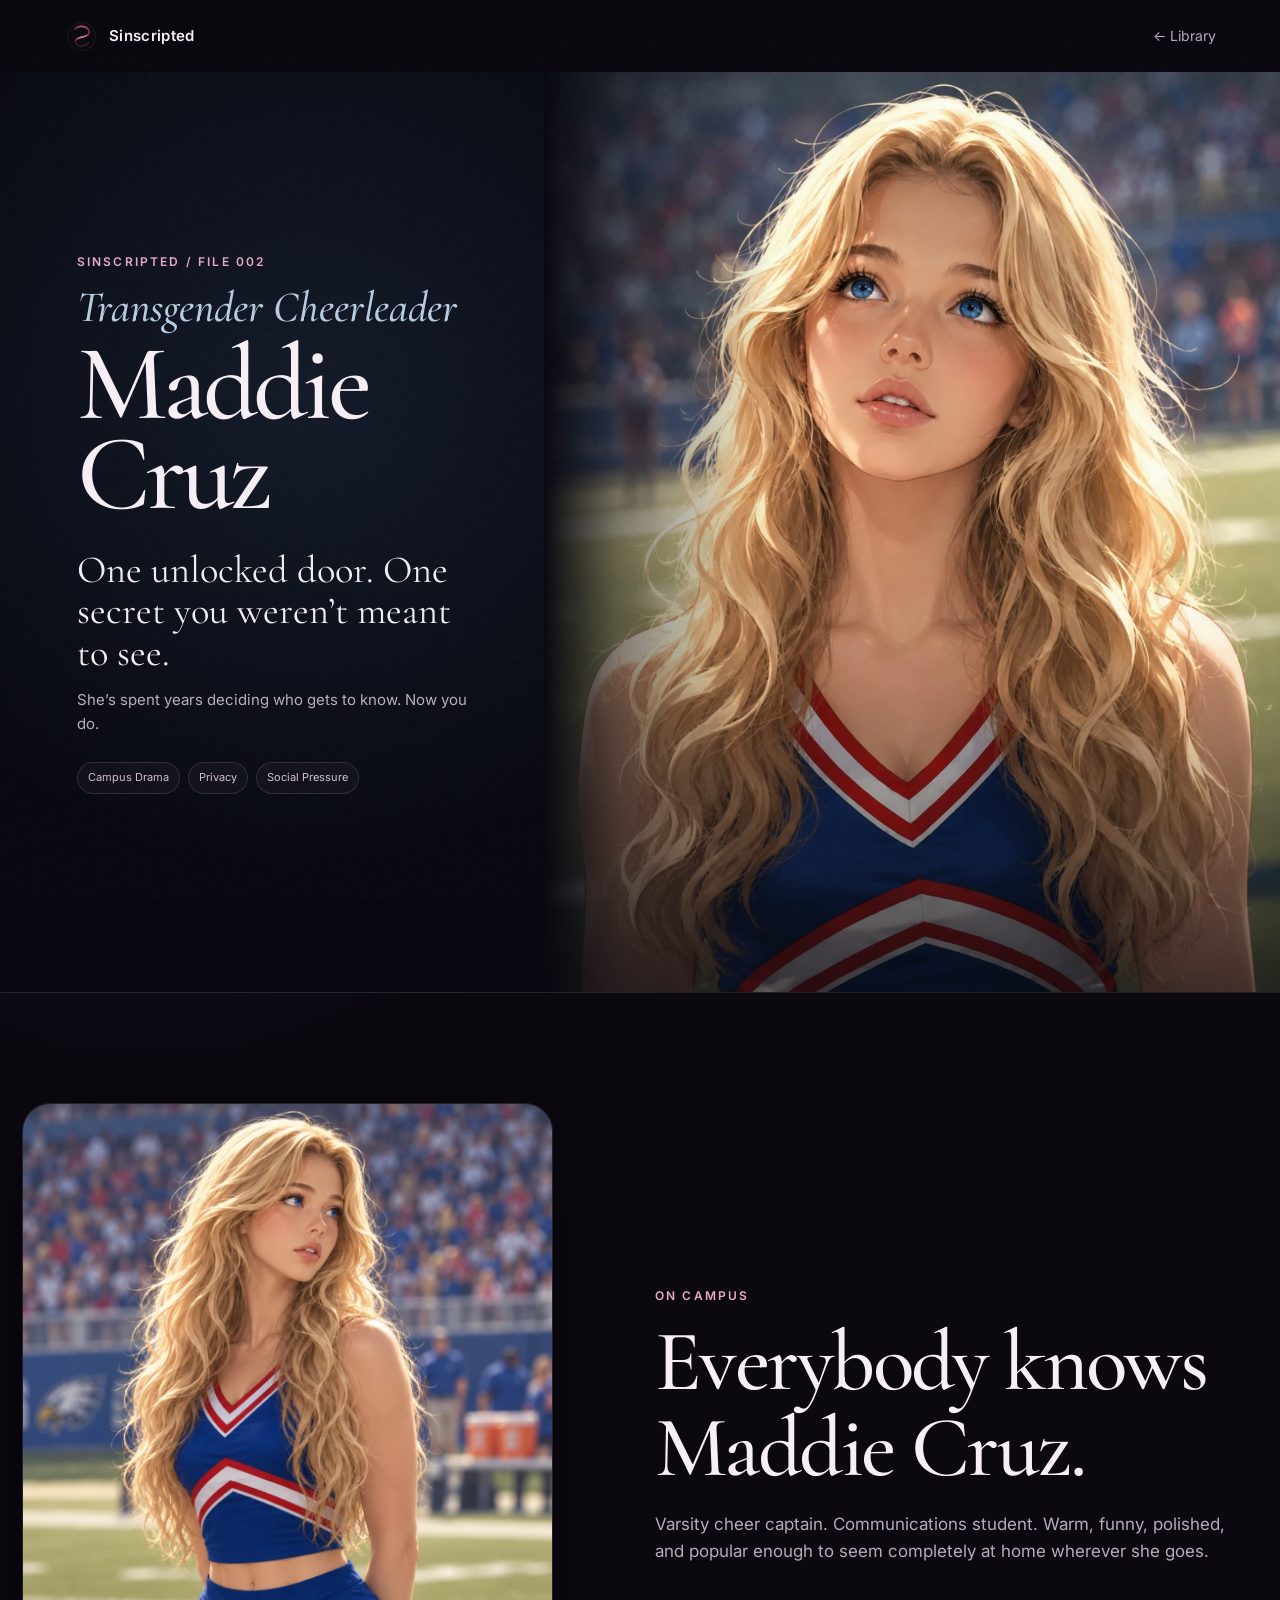
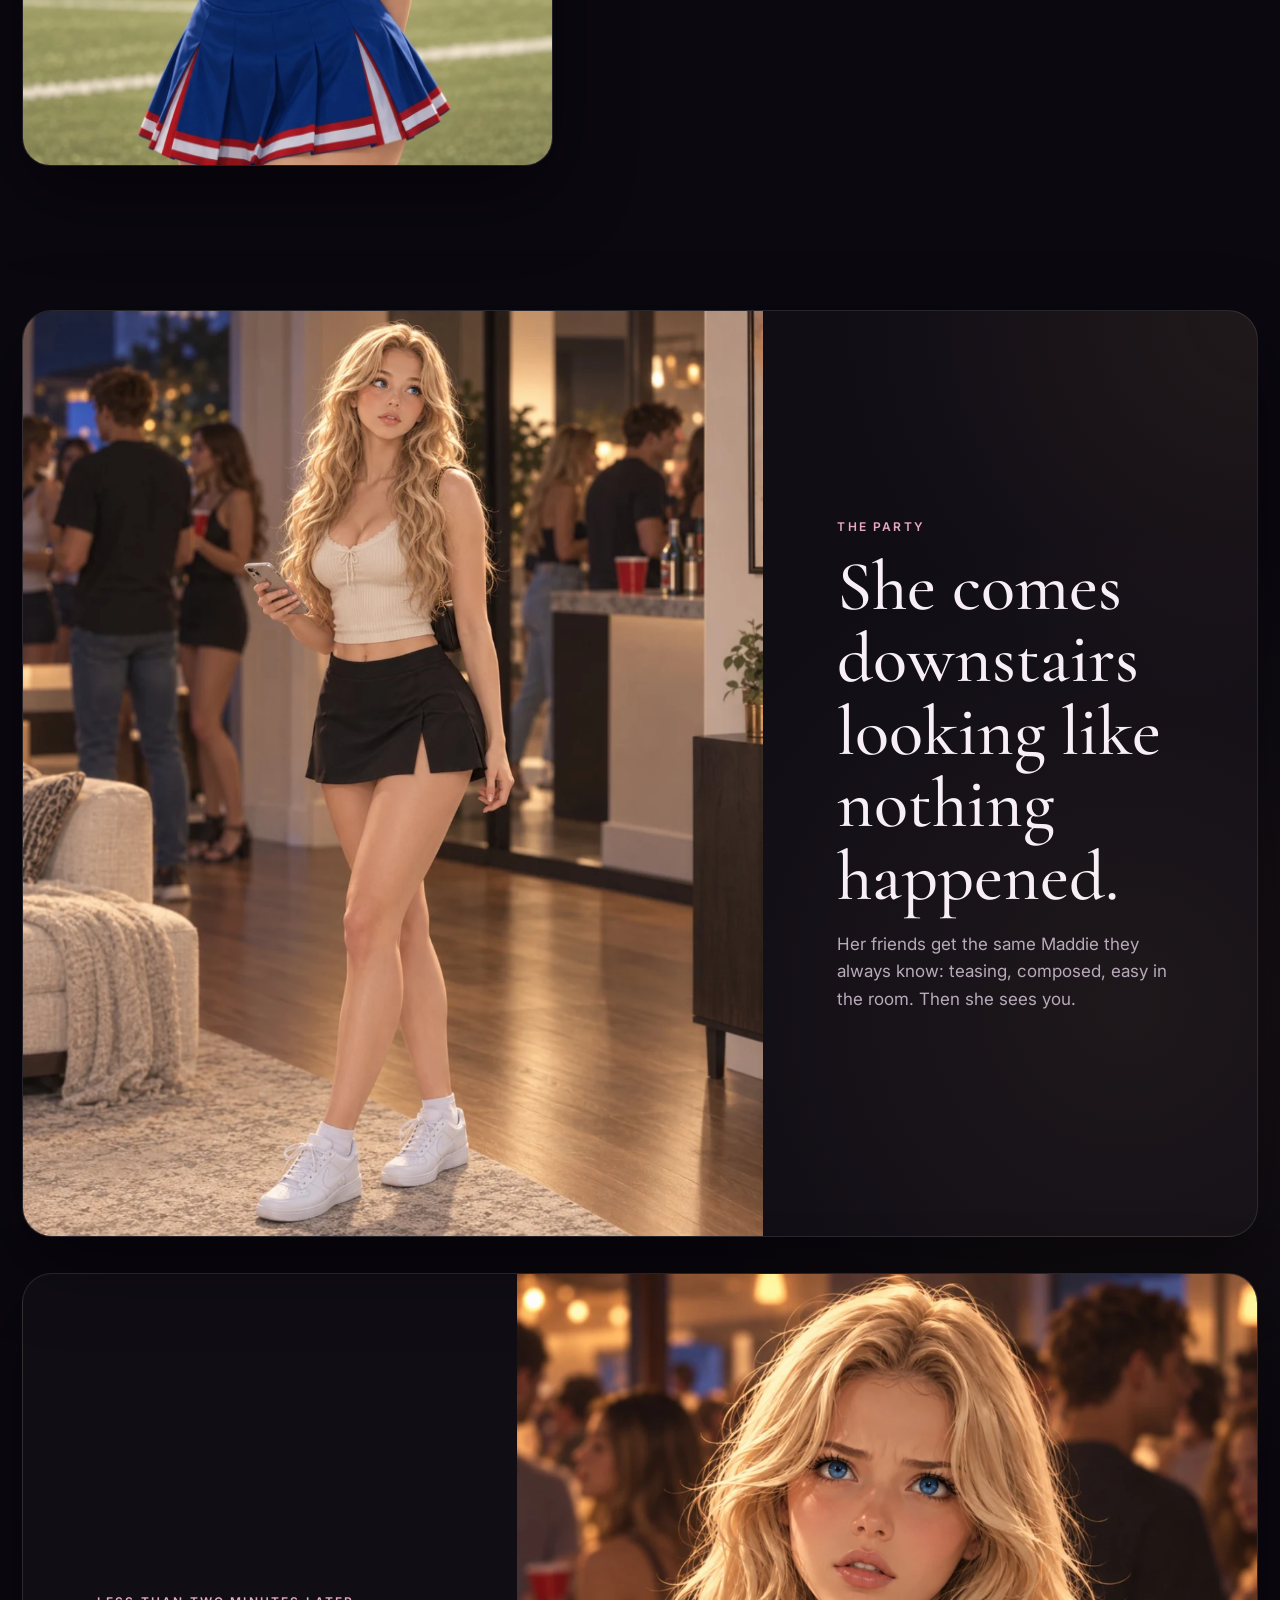
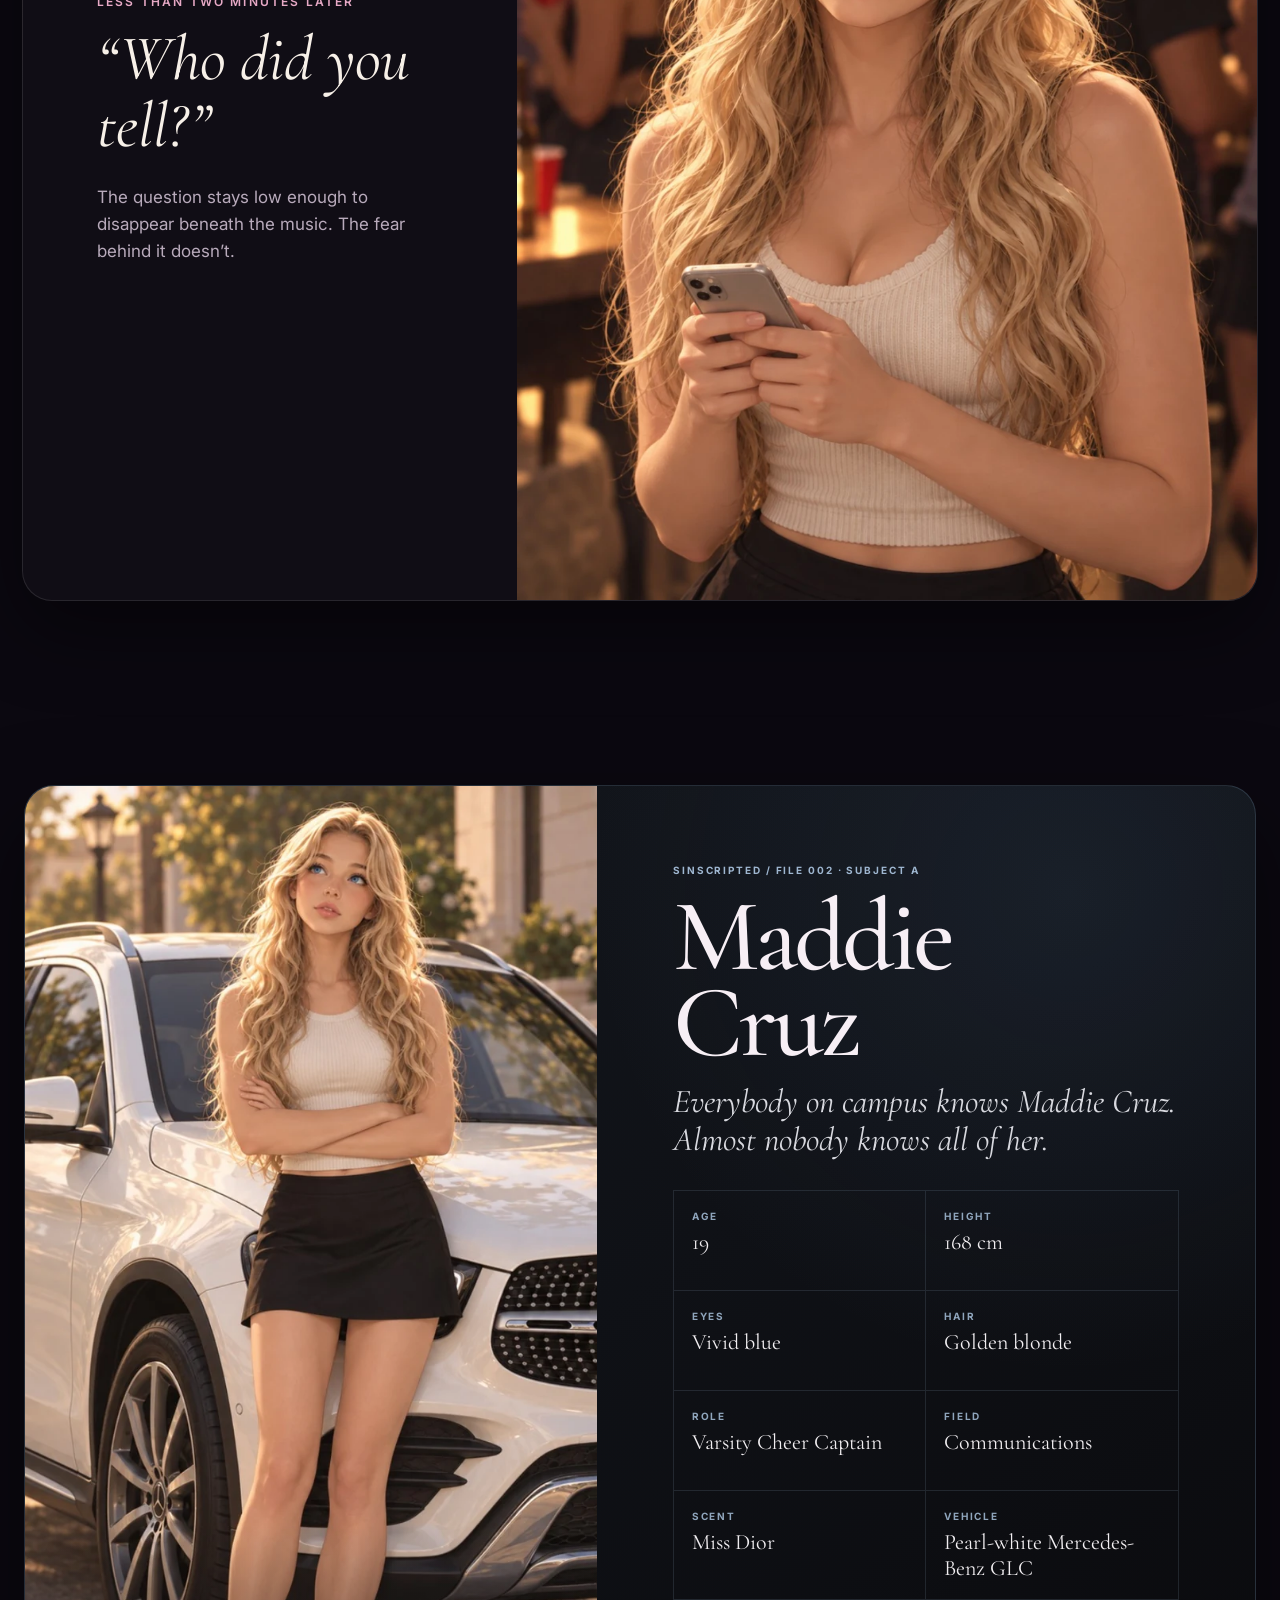
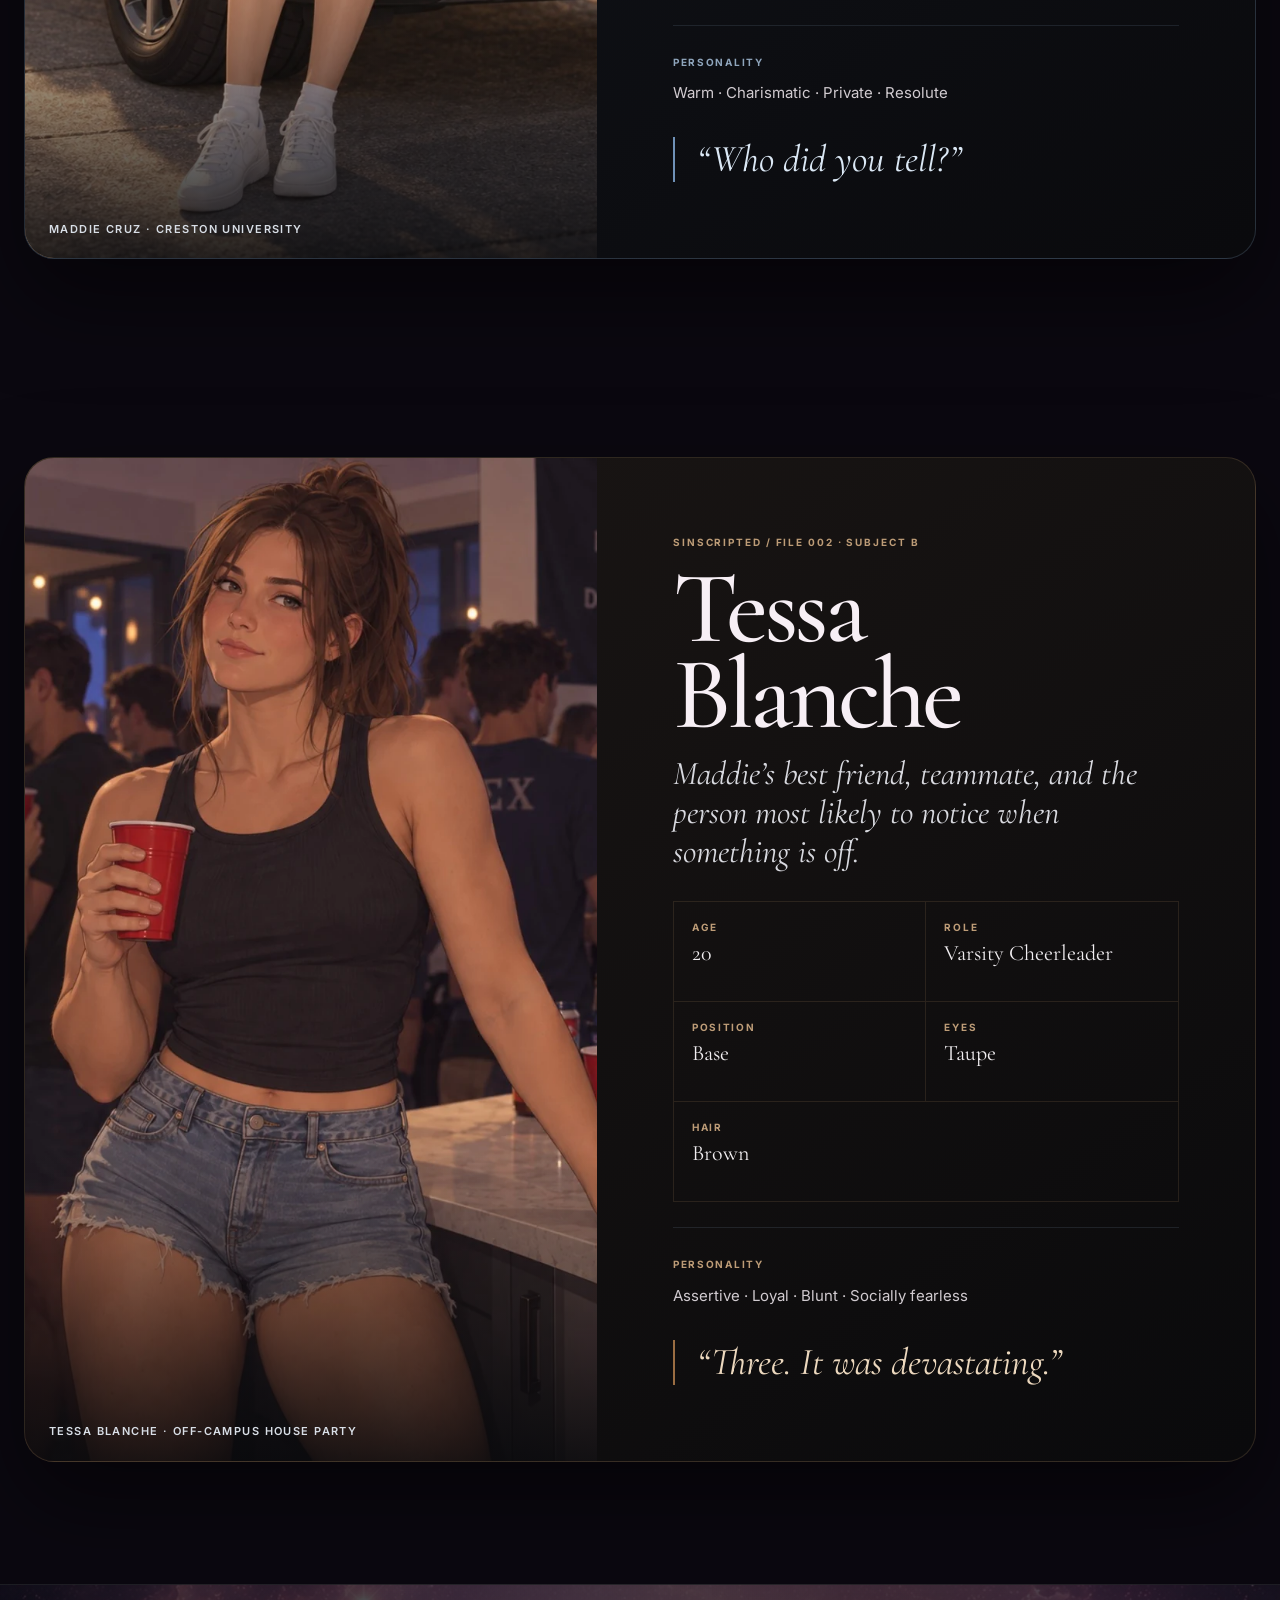
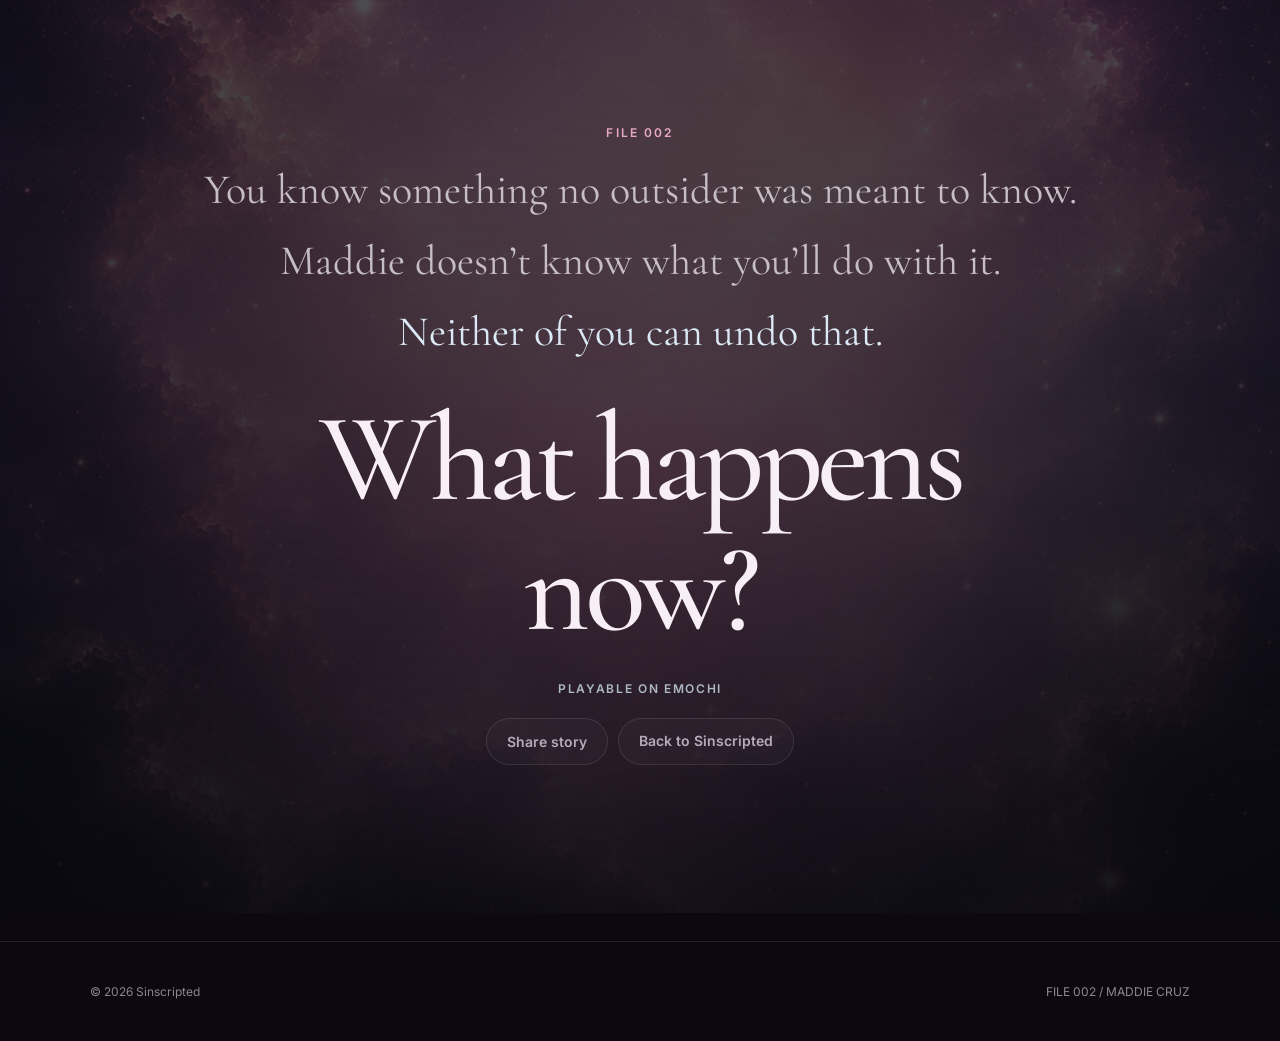
<file: maddie/index.html>
<!doctype html>
<html lang="en">
<head>
  <meta charset="utf-8">
  <meta name="viewport" content="width=device-width, initial-scale=1">
  <meta name="theme-color" content="#080910">
  <meta name="description" content="Transgender Cheerleader Maddie Cruz — Sinscripted File 002. Character profiles, illustrated scenes and story extras.">
  <title>Transgender Cheerleader Maddie Cruz — Sinscripted File 002</title>
  <meta property="og:type" content="article">
  <meta property="og:title" content="Transgender Cheerleader Maddie Cruz — Sinscripted File 002">
  <meta property="og:description" content="One unlocked door. One secret you weren’t meant to see.">
  <meta property="og:url" content="https://sinscripted.github.io/maddie/">
  <meta property="og:image" content="https://sinscripted.github.io/assets/stories/maddie/poster.webp">
  <meta name="twitter:card" content="summary_large_image">
  <link rel="icon" href="/assets/brand/sinscripted-mark.svg" type="image/svg+xml">
  <link rel="stylesheet" href="/css/styles.css?v=3.1">
<style id="file-002-inline-v1">
.maddie-page{background:radial-gradient(circle at 12% 8%,rgba(72,111,163,.13),transparent 30rem),radial-gradient(circle at 88% 35%,rgba(191,148,95,.08),transparent 30rem),var(--bg)}
.maddie-page main{overflow:hidden}.maddie-page .story-nav{z-index:60;background:linear-gradient(to bottom,rgba(7,8,13,.93),rgba(7,8,13,.42),transparent)}
.maddie-hero{min-height:850px;display:grid;grid-template-columns:minmax(330px,.85fr) minmax(440px,1.15fr);align-items:stretch;overflow:hidden;border-bottom:1px solid var(--line);background:radial-gradient(circle at 24% 35%,rgba(74,111,158,.17),transparent 30rem),#080910}
.maddie-hero-copy{position:relative;z-index:3;align-self:center;padding:88px clamp(30px,6vw,96px)}
.maddie-title-kicker{display:block;margin:0 0 10px;color:#b8cce1;font-family:var(--serif);font-size:clamp(28px,3.4vw,46px);font-style:italic;font-weight:500;line-height:1}
.maddie-hero-copy h1{margin:0 0 30px;max-width:720px;font-family:var(--serif);font-size:clamp(74px,8.4vw,126px);font-weight:500;line-height:.84;letter-spacing:-.045em}
.maddie-lead{max-width:610px;margin:0 0 14px;color:#f2edf0;font-family:var(--serif);font-size:clamp(28px,3vw,40px);line-height:1.08}.maddie-sublead{max-width:590px;margin:0 0 26px;color:#b9b1b8;font-size:15px}
.maddie-hero-art{position:relative;margin:0;min-height:850px;overflow:hidden}.maddie-hero-art img{width:100%;height:100%;min-height:850px;object-fit:cover;object-position:center 22%}.maddie-vignette{position:absolute;inset:0;pointer-events:none;background:linear-gradient(90deg,#080910 0%,rgba(8,9,16,.50) 10%,transparent 31%),linear-gradient(to top,rgba(8,9,16,.62),transparent 34%)}
.maddie-section{width:min(1240px,calc(100% - 44px));margin:0 auto;padding:110px 0}.maddie-section-head{width:min(760px,100%)}.maddie-section-head h2{margin:0 0 20px;font-family:var(--serif);font-size:clamp(50px,7vw,86px);font-weight:500;line-height:1;letter-spacing:-.03em}.maddie-section-head>p:last-child{max-width:670px;color:var(--muted);font-size:17px}
.public-life{display:grid;grid-template-columns:minmax(330px,.88fr) minmax(350px,1fr);align-items:center;gap:clamp(44px,8vw,112px)}.public-art{margin:0;overflow:hidden;border-radius:28px;border:1px solid var(--line);box-shadow:var(--shadow)}.public-art img{width:100%;display:block;object-fit:cover}
.party-sequence{width:min(1320px,calc(100% - 44px));margin:0 auto;padding:34px 0 108px;display:grid;gap:36px}.party-beat{display:grid;grid-template-columns:minmax(350px,1.08fr) minmax(300px,.72fr);align-items:center;overflow:hidden;border:1px solid rgba(255,255,255,.10);border-radius:30px;background:radial-gradient(circle at 100% 0%,rgba(176,127,74,.10),transparent 26rem),rgba(255,255,255,.022);box-shadow:var(--shadow)}.party-beat.reverse{grid-template-columns:minmax(300px,.72fr) minmax(350px,1.08fr)}.party-beat.reverse .party-art{order:2}.party-beat.reverse .party-copy{order:1}.party-art{margin:0;min-height:650px;height:100%}.party-art img{width:100%;height:100%;min-height:650px;object-fit:cover}.party-copy{padding:clamp(34px,6vw,74px)}.party-copy h2{margin:0 0 18px;font-family:var(--serif);font-size:clamp(48px,5.5vw,76px);font-weight:500}.party-copy blockquote{margin:0 0 24px;color:#f7f0e8;font-family:var(--serif);font-size:clamp(40px,5vw,66px);font-style:italic;line-height:1.05}.party-copy>p:not(.eyebrow){color:var(--muted);font-size:17px}
.privacy-section{width:min(1080px,calc(100% - 44px));margin:0 auto;padding:116px 0 124px;text-align:center}.privacy-panel{position:relative;overflow:hidden;padding:clamp(48px,8vw,92px);border:1px solid rgba(120,154,194,.20);border-radius:30px;background:radial-gradient(circle at 50% 0%,rgba(91,127,173,.15),transparent 32rem),linear-gradient(145deg,rgba(21,25,33,.97),rgba(10,10,14,.99));box-shadow:0 36px 90px rgba(0,0,0,.46)}.privacy-panel h2{margin:0 auto 22px;max-width:760px;font-family:var(--serif);font-size:clamp(54px,8vw,92px);font-weight:500;line-height:.95;letter-spacing:-.035em}.privacy-panel>p:last-child{max-width:720px;margin:0 auto;color:#c5bec3;font-size:17px;line-height:1.75}
.dossier-section{padding:76px 24px 122px}.dossier-shell{width:min(1280px,100%);margin:0 auto;display:grid;grid-template-columns:minmax(360px,.93fr) minmax(420px,1.07fr);overflow:hidden;border:1px solid rgba(130,158,193,.22);border-radius:30px;background:radial-gradient(circle at 85% 10%,rgba(91,124,165,.13),transparent 30rem),linear-gradient(145deg,rgba(20,24,31,.98),rgba(10,10,13,.99));box-shadow:0 38px 90px rgba(0,0,0,.50)}.dossier-portrait{position:relative;margin:0;min-height:790px;overflow:hidden;background:#0a0b0f}.dossier-portrait img{display:block;width:100%;height:100%;min-height:790px;object-fit:cover;object-position:center}.dossier-portrait:after{content:"";position:absolute;inset:0;background:linear-gradient(to top,rgba(8,9,12,.88),transparent 31%);pointer-events:none}.dossier-portrait figcaption{position:absolute;z-index:2;left:24px;right:24px;bottom:20px;color:#d8dee6;font-size:11px;font-weight:600;letter-spacing:.13em;text-transform:uppercase}.dossier-copy{align-self:center;padding:clamp(42px,6vw,76px)}.dossier-code{margin:0 0 15px;color:#9fb7d1;font-size:10px;font-weight:700;letter-spacing:.19em;text-transform:uppercase}.dossier-copy h2{margin:0 0 18px;font-family:var(--serif);font-size:clamp(66px,8vw,104px);font-weight:500;line-height:.84;letter-spacing:-.04em}.dossier-deck{max-width:610px;margin:0 0 30px;color:#d8d9df;font-family:var(--serif);font-size:clamp(25px,2.6vw,34px);font-style:italic;line-height:1.16}.dossier-grid{margin:0;display:grid;grid-template-columns:repeat(2,minmax(0,1fr));border-top:1px solid rgba(145,169,195,.16);border-left:1px solid rgba(145,169,195,.16)}.dossier-grid>div{min-height:100px;padding:17px 18px;border-right:1px solid rgba(145,169,195,.16);border-bottom:1px solid rgba(145,169,195,.16)}.dossier-grid .wide{grid-column:1/-1}.dossier-grid dt{margin:0 0 6px;color:#8fa5bc;font-size:10px;font-weight:700;letter-spacing:.17em;text-transform:uppercase}.dossier-grid dd{margin:0;color:#f1eef1;font-family:var(--serif);font-size:22px;line-height:1.18}.dossier-personality{margin-top:25px;padding-top:22px;border-top:1px solid rgba(145,169,195,.14)}.dossier-personality span{color:#8fa5bc;font-size:10px;font-weight:700;letter-spacing:.17em;text-transform:uppercase}.dossier-personality p{margin:8px 0 0;max-width:650px;color:#d1cbd0;font-size:15px}.dossier-quote{margin:32px 0 0;padding-left:22px;border-left:2px solid #6f91b7;color:#dbe8f5;font-family:var(--serif);font-size:clamp(27px,3vw,38px);font-style:italic;line-height:1.18}
.tessa-shell{border-color:rgba(197,158,109,.18);background:radial-gradient(circle at 8% 8%,rgba(164,116,72,.12),transparent 30rem),linear-gradient(145deg,rgba(28,23,21,.98),rgba(10,10,12,.99))}.tessa-shell .dossier-code,.tessa-shell .dossier-grid dt,.tessa-shell .dossier-personality span{color:#bd9c77}.tessa-shell .dossier-grid{border-color:rgba(197,158,109,.14)}.tessa-shell .dossier-grid>div{border-right-color:rgba(197,158,109,.14);border-bottom-color:rgba(197,158,109,.14)}.tessa-shell .dossier-quote{border-left-color:#9a6d42;color:#ecd8be}
.final-question{position:relative;overflow:hidden;padding:138px 28px 148px;text-align:center;border-top:1px solid rgba(255,255,255,.08);background:linear-gradient(rgba(7,8,13,.72),rgba(7,8,13,.94)),url('/assets/brand/nebula-secondary.png') center/cover no-repeat}.final-question-inner{position:relative;z-index:2;width:min(880px,100%);margin:0 auto}.tension-line{margin:4px 0;color:#c6bec5;font-family:var(--serif);font-size:clamp(25px,4vw,42px)}.tension-line.accent{color:#dbe8f5}.final-question h2{margin:30px 0 24px;font-family:var(--serif);font-size:clamp(72px,10vw,126px);font-weight:500;letter-spacing:-.045em}.platform-note{margin:0 0 20px;color:#aeb9c5;font-size:12px;font-weight:600;letter-spacing:.14em;text-transform:uppercase;text-align:center}
@media(max-width:980px){.maddie-hero{min-height:0;grid-template-columns:1fr}.maddie-hero-art{order:1;min-height:min(72vh,720px)}.maddie-hero-art img{min-height:min(72vh,720px)}.maddie-hero-copy{order:2;padding:56px 28px 74px}.maddie-vignette{background:linear-gradient(to top,#080910 0%,rgba(8,9,16,.12) 34%,transparent 60%)}.public-life{grid-template-columns:1fr}.party-beat,.party-beat.reverse{grid-template-columns:1fr}.party-beat.reverse .party-art,.party-beat.reverse .party-copy{order:initial}.dossier-shell{grid-template-columns:1fr}.dossier-portrait,.dossier-portrait img{min-height:680px}}
@media(max-width:620px){.maddie-page .site-header{padding-inline:18px}.maddie-hero-copy{padding:42px 20px 64px}.maddie-title-kicker{font-size:27px}.maddie-hero-copy h1{font-size:clamp(60px,19vw,84px)}.maddie-lead{font-size:28px}.maddie-sublead{font-size:14px;line-height:1.6}.maddie-hero-art,.maddie-hero-art img{min-height:540px}.maddie-section{width:calc(100% - 36px);padding:74px 0}.maddie-section-head h2{font-size:47px}.maddie-section-head>p:last-child{font-size:15px}.public-art{border-radius:20px}.party-sequence{width:calc(100% - 24px);padding:18px 0 76px;gap:22px}.party-beat{border-radius:20px}.party-art,.party-art img{min-height:440px}.party-copy{padding:30px 22px 34px}.party-copy blockquote{font-size:40px}.party-copy h2{font-size:48px}.privacy-section{width:calc(100% - 28px);padding:70px 0 86px}.privacy-panel{padding:44px 22px;border-radius:22px}.privacy-panel h2{font-size:54px}.privacy-panel>p:last-child{font-size:15px}.dossier-section{padding:46px 14px 88px}.dossier-shell{width:100%;border-radius:22px;box-shadow:0 22px 55px rgba(0,0,0,.48)}.dossier-portrait,.dossier-portrait img{min-height:500px}.dossier-portrait figcaption{left:18px;right:18px;bottom:16px;font-size:9px}.dossier-copy{padding:30px 20px 36px}.dossier-code{font-size:9px;line-height:1.5}.dossier-copy h2{font-size:61px;line-height:.88;margin-bottom:16px}.dossier-deck{font-size:25px;margin-bottom:26px}.dossier-grid{grid-template-columns:1fr 1fr}.dossier-grid>div{min-height:84px;padding:13px 12px}.dossier-grid dt{font-size:8px;letter-spacing:.15em}.dossier-grid dd{font-size:18px}.dossier-personality{margin-top:22px;padding-top:19px}.dossier-personality p{font-size:14px;line-height:1.55}.dossier-quote{margin-top:27px;padding-left:17px;font-size:27px}.final-question{padding:92px 20px 105px}.final-question h2{font-size:72px}}
</style>
</head>
<body class="maddie-page">
  <div class="grain" aria-hidden="true"></div>
  <header class="site-header compact story-nav">
    <a class="brand" href="/" aria-label="Back to Sinscripted"><img class="brand-mark-img" src="/assets/brand/sinscripted-mark.svg" alt=""><span class="brand-text">Sinscripted</span></a>
    <a class="back-link" href="/">← Library</a>
  </header>

  <main>
    <section class="maddie-hero">
      <div class="maddie-hero-copy reveal">
        <p class="eyebrow">Sinscripted / File 002</p>
        <span class="maddie-title-kicker">Transgender Cheerleader</span>
        <h1>Maddie<br>Cruz</h1>
        <p class="maddie-lead">One unlocked door. One secret you weren’t meant to see.</p>
        <p class="maddie-sublead">She’s spent years deciding who gets to know. Now you do.</p>
        <div class="tag-row"><span>Campus Drama</span><span>Privacy</span><span>Social Pressure</span></div>
      </div>
      <figure class="maddie-hero-art reveal"><img src="/assets/stories/maddie/poster.webp" alt="Maddie Cruz in her Creston University cheer uniform"><div class="maddie-vignette" aria-hidden="true"></div></figure>
    </section>

    <section class="maddie-section public-life">
      <figure class="public-art reveal"><img src="/assets/stories/maddie/cheer.webp" alt="Maddie Cruz on the football field in her cheer uniform" loading="lazy"></figure>
      <div class="maddie-section-head reveal"><p class="eyebrow">On campus</p><h2>Everybody knows Maddie Cruz.</h2><p>Varsity cheer captain. Communications student. Warm, funny, polished, and popular enough to seem completely at home wherever she goes.</p></div>
    </section>

    <section class="party-sequence">
      <div class="party-beat reveal">
        <figure class="party-art"><img src="/assets/stories/maddie/party-full.webp" alt="Maddie downstairs at the off-campus party in a cream top and black skirt" loading="lazy"></figure>
        <div class="party-copy"><p class="eyebrow">The party</p><h2>She comes downstairs looking like nothing happened.</h2><p>Her friends get the same Maddie they always know: teasing, composed, easy in the room. Then she sees you.</p></div>
      </div>
      <div class="party-beat reverse reveal">
        <figure class="party-art"><img src="/assets/stories/maddie/party-close.webp" alt="Maddie holding her phone at the party, looking tense and worried" loading="lazy"></figure>
        <div class="party-copy"><p class="eyebrow">Less than two minutes later</p><blockquote>“Who did you tell?”</blockquote><p>The question stays low enough to disappear beneath the music. The fear behind it doesn’t.</p></div>
      </div>
    </section>

    <section class="dossier-section">
      <div class="dossier-shell reveal">
        <figure class="dossier-portrait"><img src="/assets/stories/maddie/maddie-dossier.webp" alt="Maddie Cruz standing beside her pearl-white Mercedes-Benz GLC" loading="lazy"><figcaption>Maddie Cruz · Creston University</figcaption></figure>
        <div class="dossier-copy">
          <p class="dossier-code">SINSCRIPTED / FILE 002 · SUBJECT A</p><h2>Maddie<br>Cruz</h2><p class="dossier-deck">Everybody on campus knows Maddie Cruz. Almost nobody knows all of her.</p>
          <dl class="dossier-grid"><div><dt>Age</dt><dd>19</dd></div><div><dt>Height</dt><dd>168 cm</dd></div><div><dt>Eyes</dt><dd>Vivid blue</dd></div><div><dt>Hair</dt><dd>Golden blonde</dd></div><div><dt>Role</dt><dd>Varsity Cheer Captain</dd></div><div><dt>Field</dt><dd>Communications</dd></div><div><dt>Scent</dt><dd>Miss Dior</dd></div><div><dt>Vehicle</dt><dd>Pearl-white Mercedes-Benz GLC</dd></div></dl>
          <div class="dossier-personality"><span>Personality</span><p>Warm · Charismatic · Private · Resolute</p></div>
          <blockquote class="dossier-quote">“Who did you tell?”</blockquote>
        </div>
      </div>
    </section>

    <section class="dossier-section">
      <div class="dossier-shell tessa-shell reveal">
        <figure class="dossier-portrait"><img src="/assets/stories/maddie/tessa.webp" alt="Tessa Blanche at the off-campus party holding a red cup" loading="lazy"><figcaption>Tessa Blanche · Off-Campus House Party</figcaption></figure>
        <div class="dossier-copy">
          <p class="dossier-code">SINSCRIPTED / FILE 002 · SUBJECT B</p><h2>Tessa<br>Blanche</h2><p class="dossier-deck">Maddie’s best friend, teammate, and the person most likely to notice when something is off.</p>
          <dl class="dossier-grid"><div><dt>Age</dt><dd>20</dd></div><div><dt>Role</dt><dd>Varsity Cheerleader</dd></div><div><dt>Position</dt><dd>Base</dd></div><div><dt>Eyes</dt><dd>Taupe</dd></div><div class="wide"><dt>Hair</dt><dd>Brown</dd></div></dl>
          <div class="dossier-personality"><span>Personality</span><p>Assertive · Loyal · Blunt · Socially fearless</p></div>
          <blockquote class="dossier-quote">“Three. It was devastating.”</blockquote>
        </div>
      </div>
    </section>

    <section class="final-question reveal">
      <div class="final-question-inner"><p class="eyebrow">File 002</p><p class="tension-line">You know something no outsider was meant to know.</p><p class="tension-line">Maddie doesn’t know what you’ll do with it.</p><p class="tension-line accent">Neither of you can undo that.</p><h2>What happens now?</h2><p class="platform-note">Playable on Emochi</p><div class="card-actions centered"><a class="button ghost" href="/">Back to Sinscripted</a></div></div>
    </section>
  </main>

  <footer class="site-footer"><span>© <span id="year"></span> Sinscripted</span><span>FILE 002 / MADDIE CRUZ</span></footer>
  <script src="/js/site.js?v=3.2"></script>
</body>
</html>
</file>
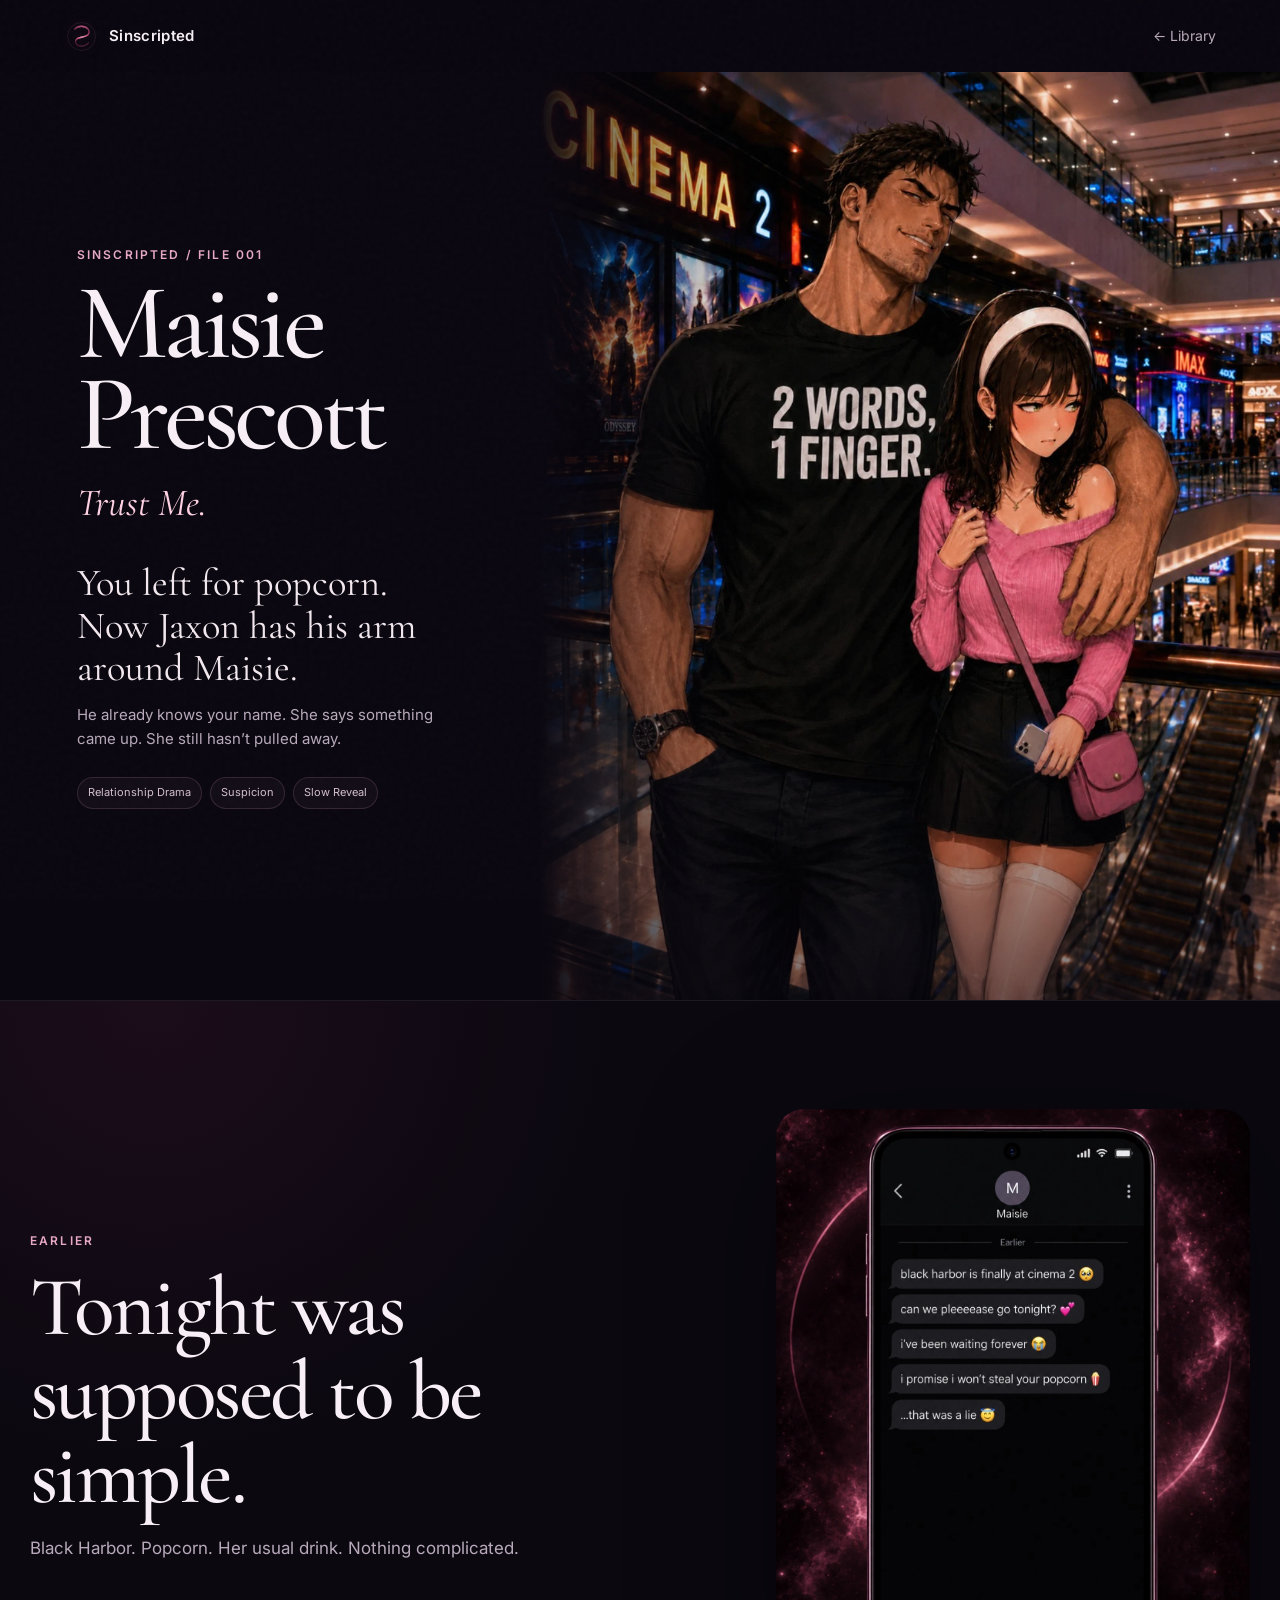
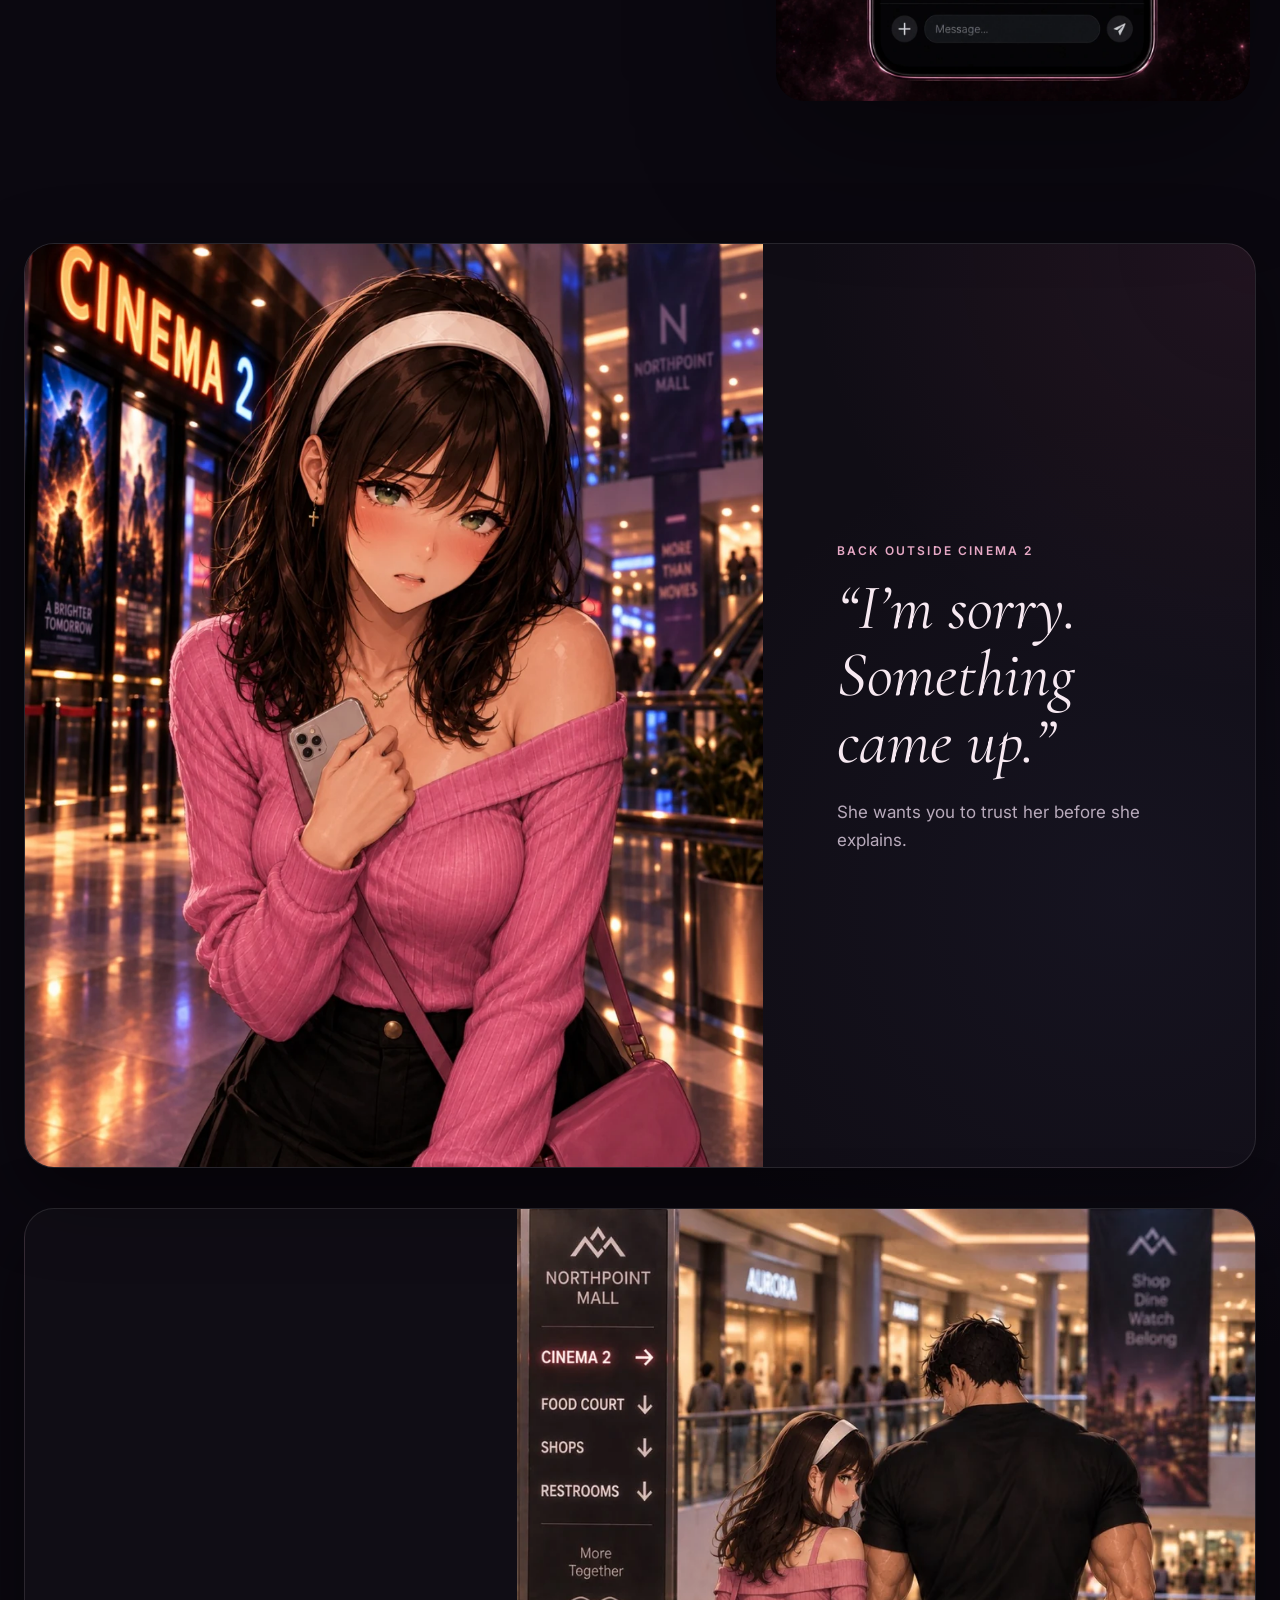
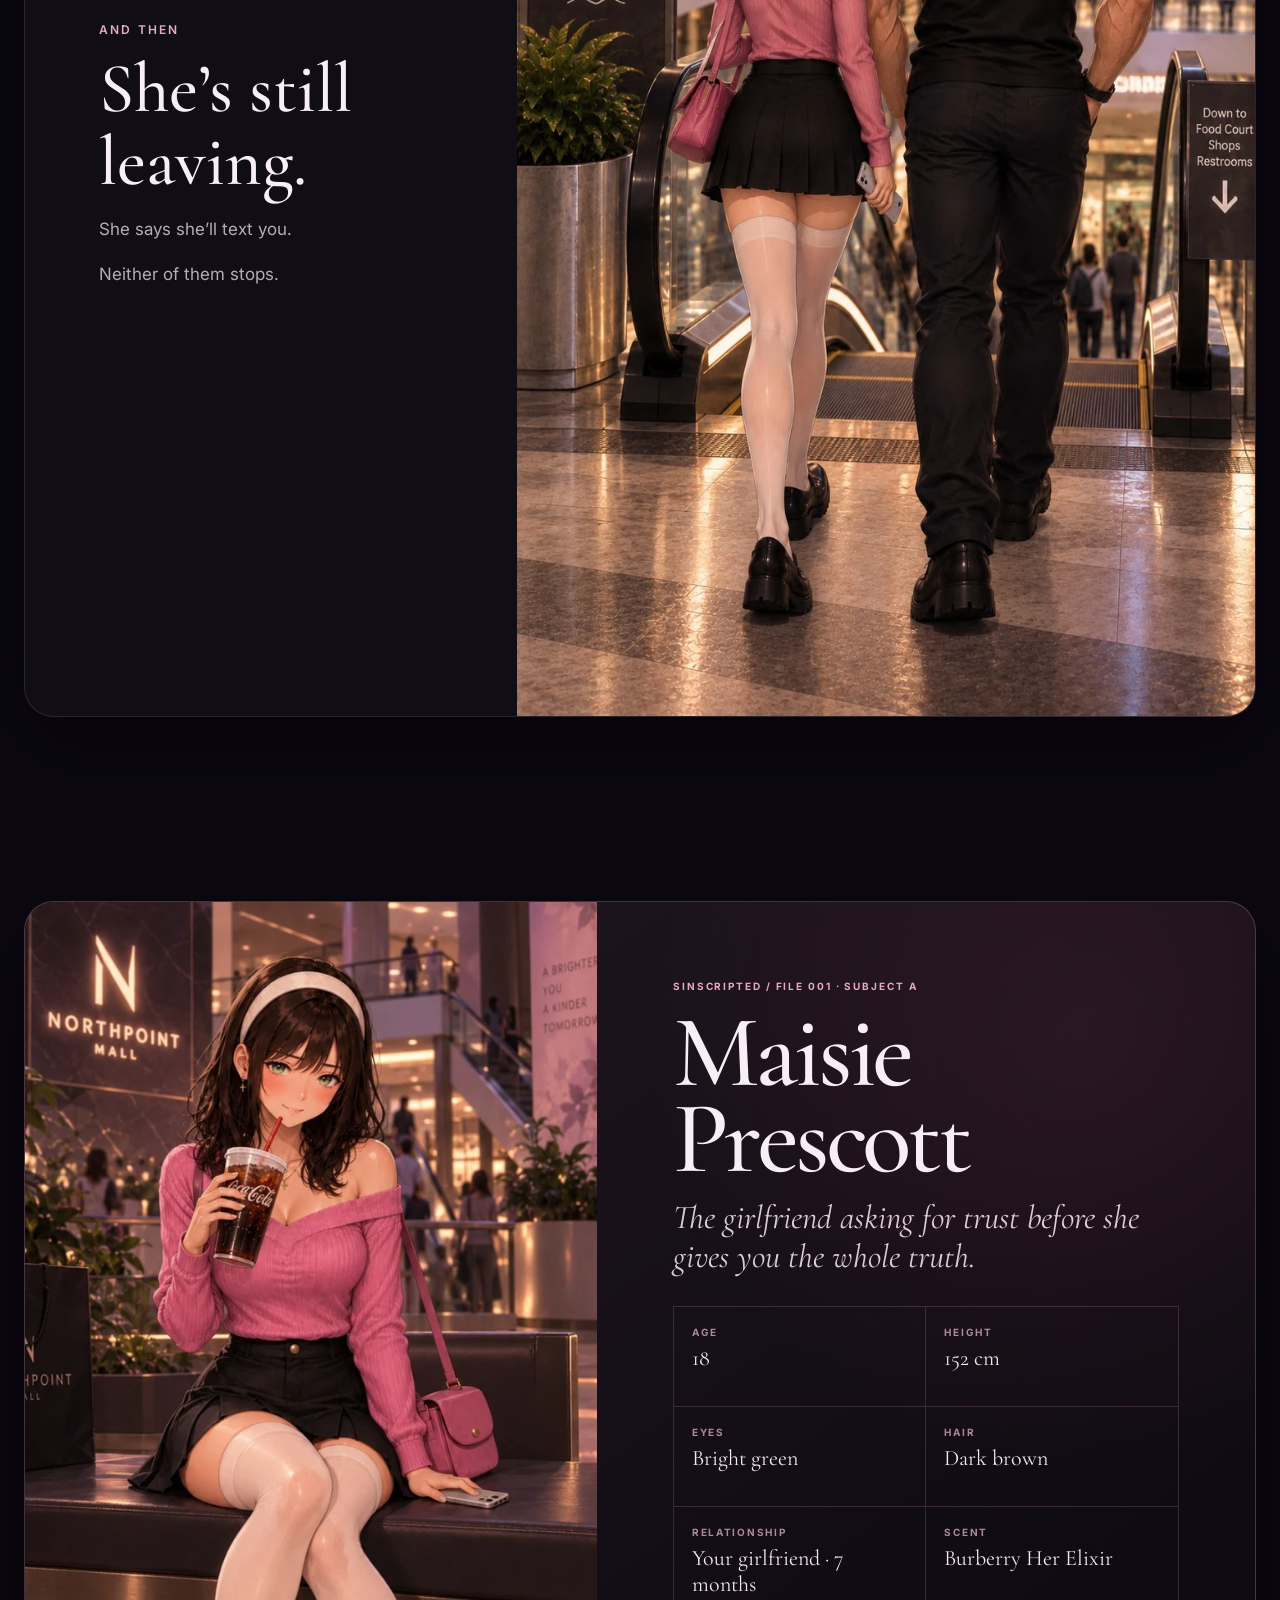
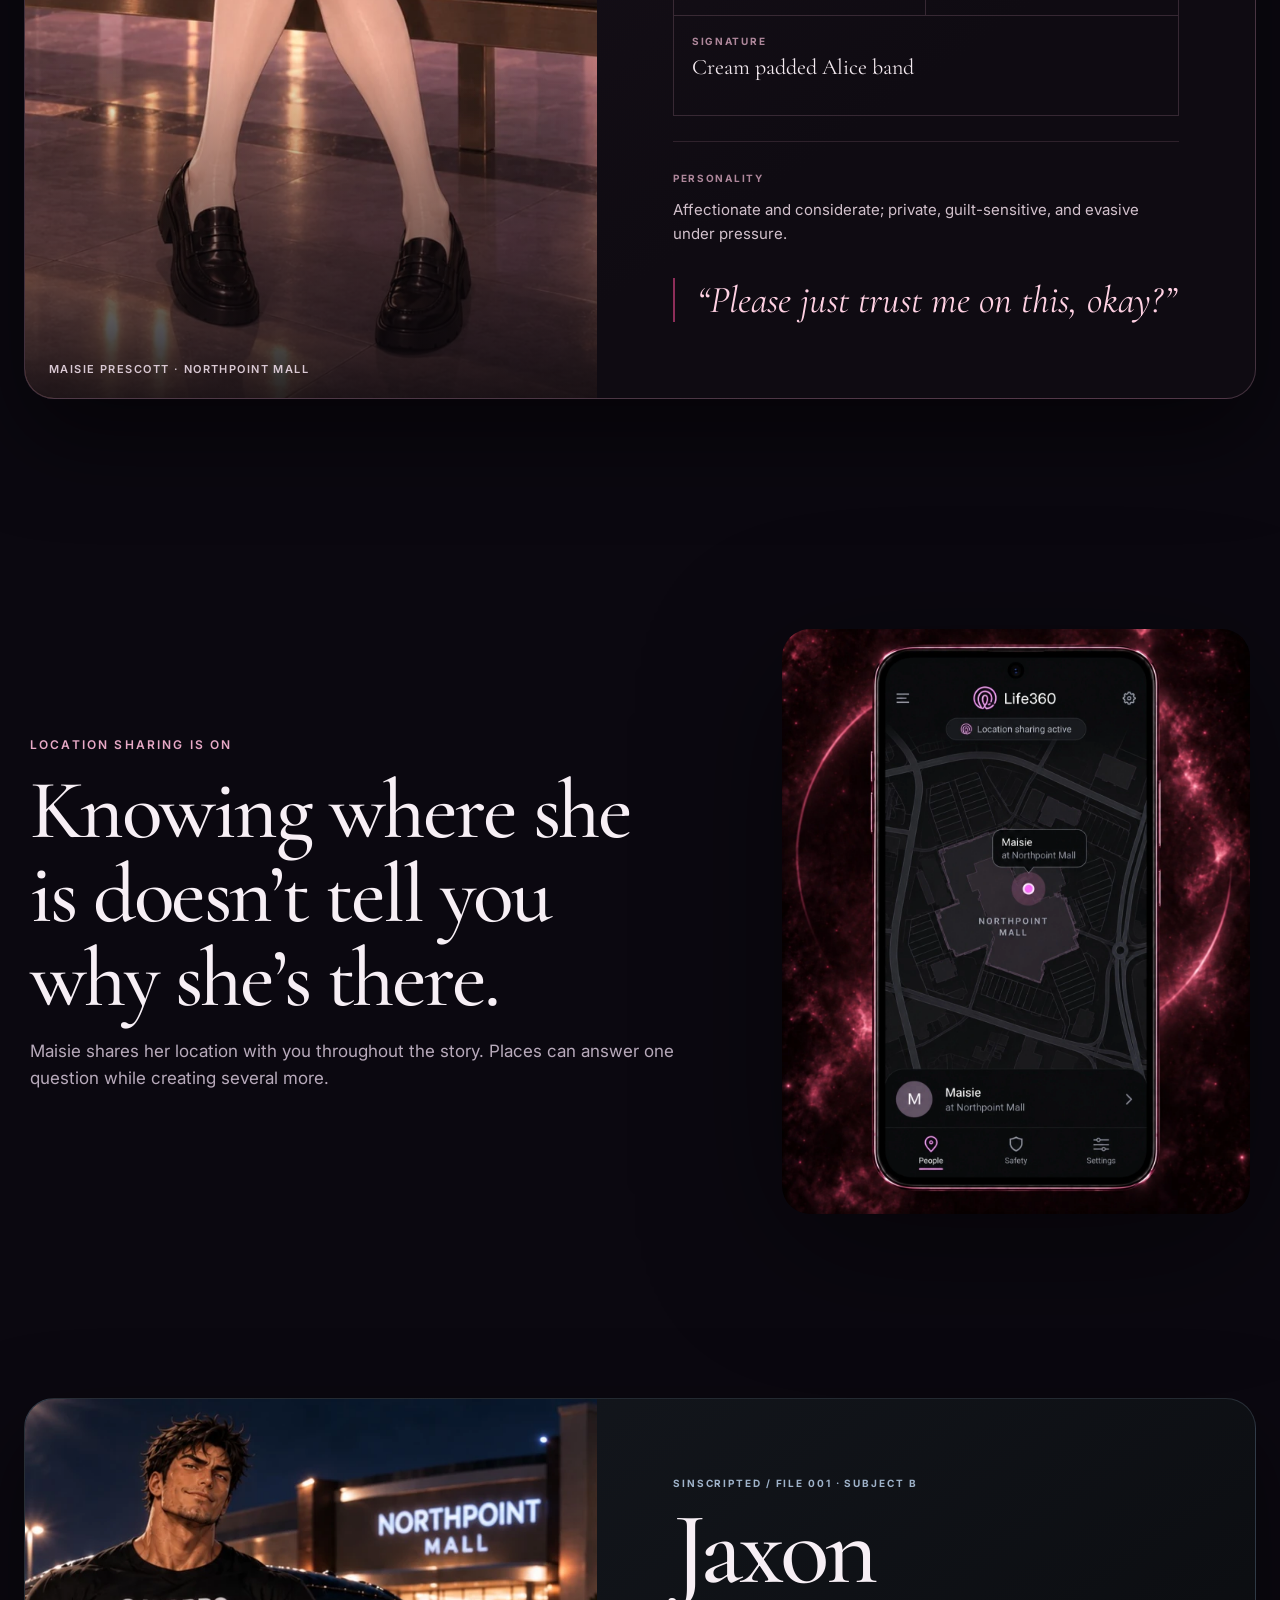
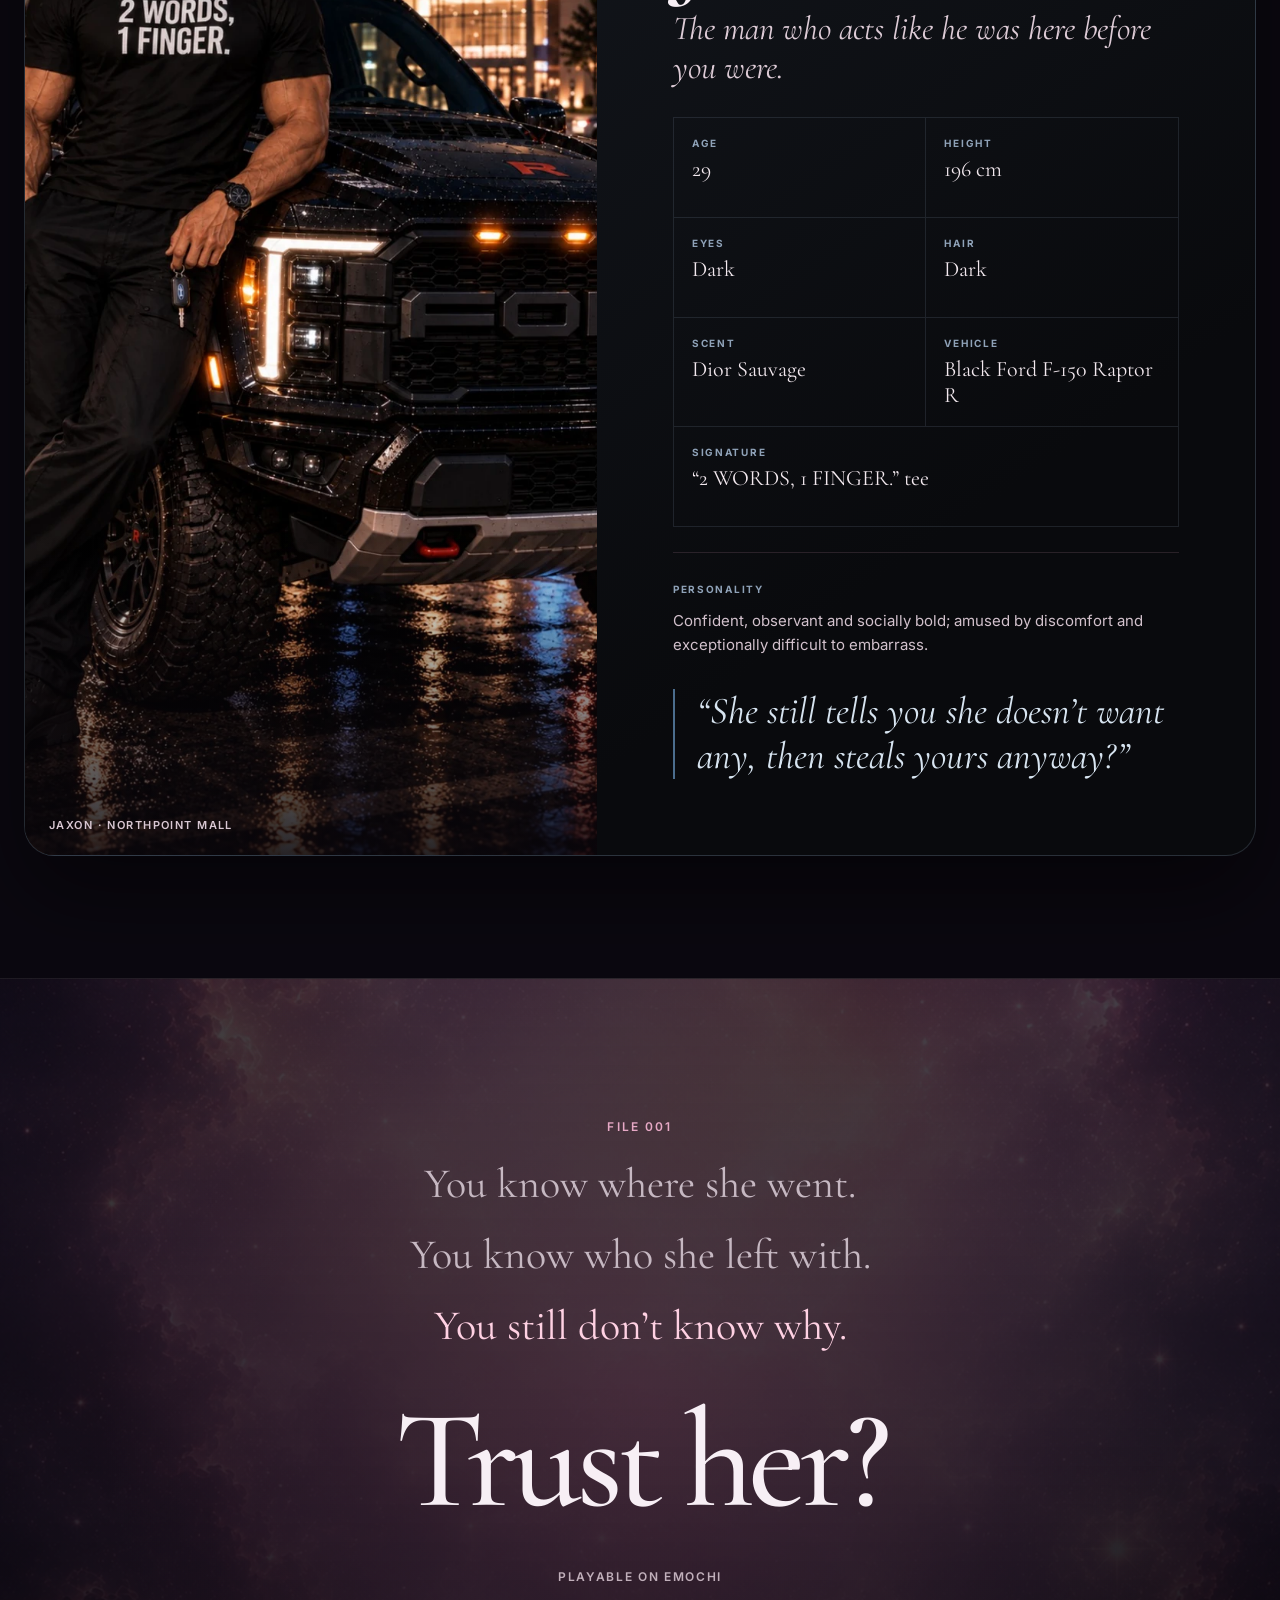
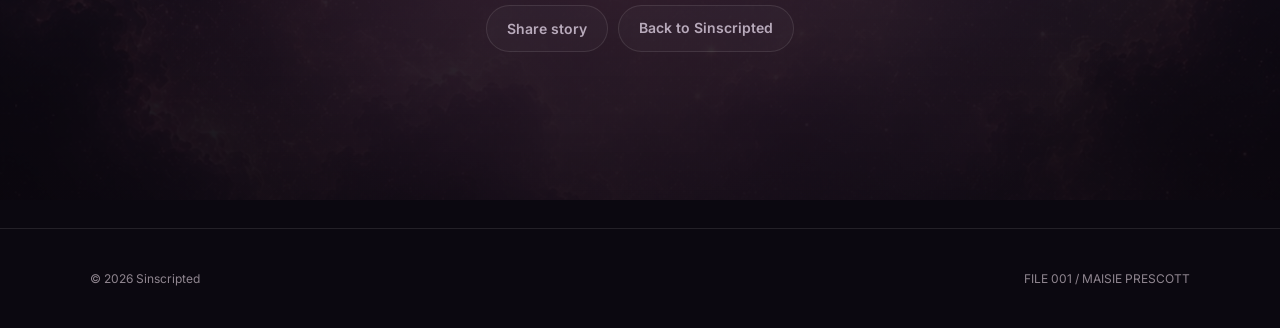
<file: maisie/index.html>
<!doctype html>
<html lang="en">
<head>
  <meta charset="utf-8">
  <meta name="viewport" content="width=device-width, initial-scale=1">
  <meta name="theme-color" content="#0a0710">
  <meta name="description" content="Maisie Prescott — Sinscripted File 001. Character dossiers, illustrated scenes and story extras.">
  <title>Maisie Prescott — Sinscripted File 001</title>
  <meta property="og:type" content="article">
  <meta property="og:title" content="Maisie Prescott — Trust Me.">
  <meta property="og:description" content="You left for popcorn. Now Jaxon has his arm around Maisie.">
  <meta property="og:url" content="https://sinscripted.github.io/maisie/">
  <meta property="og:image" content="https://sinscripted.github.io/assets/stories/maisie/hero.webp">
  <meta name="twitter:card" content="summary_large_image">
  <link rel="icon" href="/assets/brand/sinscripted-mark.svg" type="image/svg+xml">
  <link rel="stylesheet" href="/css/styles.css">

<style id="file-001-inline-v4">
/* FILE 001 inline hotfix: deliberately self-contained so mobile browser/CDN CSS caching cannot break the page. */
.maisie-page main{overflow:hidden}
.maisie-page .story-nav{background:rgba(10,7,16,.9);backdrop-filter:blur(14px)}
.maisie-page .maisie-hero{min-height:820px;display:grid;grid-template-columns:minmax(320px,.84fr) minmax(440px,1.16fr);overflow:hidden;background:#0a0710;border-bottom:1px solid rgba(255,255,255,.08)}
.maisie-page .maisie-hero-copy{align-self:center;padding:88px clamp(34px,6vw,96px);position:relative;z-index:2}
.maisie-page .maisie-hero-copy h1{margin:0 0 14px;font-family:"Cormorant Garamond",Georgia,serif;font-size:clamp(72px,8.4vw,126px);font-weight:500;line-height:.84;letter-spacing:-.045em}
.maisie-page .story-campaign-title{margin:0 0 28px;color:#ffd1e3;font-family:"Cormorant Garamond",Georgia,serif;font-size:clamp(30px,3vw,43px);font-style:italic}
.maisie-page .maisie-lead{max-width:590px;margin:0 0 14px;color:#f2e8ee;font-family:"Cormorant Garamond",Georgia,serif;font-size:clamp(27px,3vw,39px);line-height:1.1}
.maisie-page .maisie-sublead{max-width:590px;margin:0 0 26px;color:#b8aabb;font-size:15px}
.maisie-page .maisie-hero-art{position:relative;margin:0;min-height:820px;overflow:hidden}
.maisie-page .maisie-hero-art>img{width:100%;height:100%;min-height:820px;object-fit:cover;object-position:center 32%}
.maisie-page .hero-image-vignette{position:absolute;inset:0;background:linear-gradient(90deg,#0a0710 0%,rgba(10,7,16,.5) 10%,transparent 30%),linear-gradient(to top,rgba(10,7,16,.55),transparent 35%);pointer-events:none}

.maisie-page .file-section,.maisie-page .mechanic-section{width:min(1220px,calc(100% - 48px));margin:0 auto;padding:108px 0}
.maisie-page .earlier-section{display:grid;grid-template-columns:minmax(280px,.95fr) minmax(330px,.7fr);align-items:center;gap:clamp(48px,8vw,110px)}
.maisie-page .editorial-heading,.maisie-page .mechanic-copy{width:min(760px,100%)}
.maisie-page .editorial-heading h2,.maisie-page .mechanic-copy h2{margin:0 0 18px;font-family:"Cormorant Garamond",Georgia,serif;font-size:clamp(50px,7vw,84px);font-weight:500;line-height:1;letter-spacing:-.03em}
.maisie-page .editorial-heading>p:last-child,.maisie-page .mechanic-copy>p:last-child{color:#b8aabb;font-size:17px}
.maisie-page .phone-art{width:min(100%,530px);margin:0 auto;filter:drop-shadow(0 32px 70px rgba(0,0,0,.42))}
.maisie-page .phone-art img{width:100%;border-radius:28px}

.maisie-page .scene-sequence{width:min(1320px,calc(100% - 48px));margin:0 auto;padding:34px 0 108px;display:grid;gap:40px}
.maisie-page .scene-beat{display:grid;grid-template-columns:minmax(340px,1.08fr) minmax(280px,.72fr);align-items:center;overflow:hidden;border:1px solid rgba(255,255,255,.1);border-radius:30px;background:radial-gradient(circle at 100% 0%,rgba(156,64,109,.12),transparent 28rem),rgba(255,255,255,.025);box-shadow:0 28px 80px rgba(0,0,0,.46)}
.maisie-page .scene-beat.reverse{grid-template-columns:minmax(280px,.72fr) minmax(340px,1.08fr)}
.maisie-page .scene-beat.reverse .scene-image{order:2}.maisie-page .scene-beat.reverse .scene-copy{order:1}
.maisie-page .scene-image{margin:0;min-height:650px;height:100%}.maisie-page .scene-image img{display:block;width:100%;height:100%;min-height:650px;object-fit:cover}
.maisie-page .scene-copy{padding:clamp(36px,6vw,74px)}
.maisie-page .scene-copy h2{margin:0 0 18px;font-family:"Cormorant Garamond",Georgia,serif;font-size:clamp(48px,5.5vw,76px);font-weight:500}
.maisie-page .scene-copy blockquote{margin:0 0 24px;color:#f7e9f1;font-family:"Cormorant Garamond",Georgia,serif;font-size:clamp(38px,5vw,64px);font-style:italic;line-height:1.05}
.maisie-page .scene-copy>p:not(.eyebrow){color:#b8aabb;font-size:17px}

/* Dossiers */
.maisie-page .dossier-section{padding:76px 24px 122px}
.maisie-page .dossier-shell{width:min(1280px,100%);margin:0 auto;display:grid;grid-template-columns:minmax(360px,.93fr) minmax(420px,1.07fr);overflow:hidden;border:1px solid rgba(231,169,198,.24);border-radius:30px;background:radial-gradient(circle at 86% 12%,rgba(166,65,113,.14),transparent 27rem),linear-gradient(145deg,#211721 0%,#0f0b12 72%);box-shadow:0 38px 90px rgba(0,0,0,.5)}
.maisie-page .dossier-portrait{position:relative;margin:0;min-height:780px;overflow:hidden;background:#0c0910}
.maisie-page .dossier-portrait img{display:block;width:100%;height:100%;min-height:780px;object-fit:cover;object-position:center}
.maisie-page .dossier-portrait:after{content:"";position:absolute;inset:0;background:linear-gradient(to top,rgba(9,6,11,.88),transparent 31%);pointer-events:none}
.maisie-page .dossier-portrait figcaption{position:absolute;z-index:2;left:24px;right:24px;bottom:20px;color:#d9c8d3;font-size:11px;font-weight:600;letter-spacing:.13em;text-transform:uppercase}
.maisie-page .dossier-copy{align-self:center;padding:clamp(42px,6vw,76px)}
.maisie-page .dossier-code{margin:0 0 15px;color:#e7a9c6;font-size:10px;font-weight:700;letter-spacing:.19em;text-transform:uppercase}
.maisie-page .dossier-copy h2{margin:0 0 18px;font-family:"Cormorant Garamond",Georgia,serif;font-size:clamp(66px,8vw,104px);font-weight:500;line-height:.84;letter-spacing:-.04em}
.maisie-page .dossier-deck{max-width:610px;margin:0 0 30px;color:#ddcbd6;font-family:"Cormorant Garamond",Georgia,serif;font-size:clamp(25px,2.6vw,34px);font-style:italic;line-height:1.16}
.maisie-page .dossier-grid{margin:0;display:grid;grid-template-columns:repeat(2,minmax(0,1fr));border-top:1px solid rgba(231,169,198,.18);border-left:1px solid rgba(231,169,198,.18)}
.maisie-page .dossier-grid>div{min-height:100px;padding:17px 18px;border-right:1px solid rgba(231,169,198,.18);border-bottom:1px solid rgba(231,169,198,.18)}
.maisie-page .dossier-grid .wide{grid-column:1/-1}
.maisie-page .dossier-grid dt{margin:0 0 6px;color:#ae879b;font-size:10px;font-weight:700;letter-spacing:.17em;text-transform:uppercase}
.maisie-page .dossier-grid dd{margin:0;color:#f3e9ef;font-family:"Cormorant Garamond",Georgia,serif;font-size:22px;line-height:1.18}
.maisie-page .dossier-personality{margin-top:25px;padding-top:22px;border-top:1px solid rgba(231,169,198,.14)}
.maisie-page .dossier-personality span{color:#ae879b;font-size:10px;font-weight:700;letter-spacing:.17em;text-transform:uppercase}
.maisie-page .dossier-personality p{margin:8px 0 0;max-width:650px;color:#d2c1cc;font-size:15px}
.maisie-page .dossier-quote{margin:32px 0 0;padding-left:22px;border-left:2px solid #8d2e59;color:#ffd1e3;font-family:"Cormorant Garamond",Georgia,serif;font-size:clamp(27px,3vw,38px);font-style:italic;line-height:1.18}
.maisie-page .jaxon-shell{border-color:rgba(145,169,195,.2);background:radial-gradient(circle at 8% 8%,rgba(57,83,118,.14),transparent 29rem),linear-gradient(145deg,#161a21,#090a0d 72%)}
.maisie-page .jaxon-shell .dossier-code{color:#9fb3ca}.maisie-page .jaxon-shell .dossier-grid{border-color:rgba(145,169,195,.15)}
.maisie-page .jaxon-shell .dossier-grid>div{border-right-color:rgba(145,169,195,.15);border-bottom-color:rgba(145,169,195,.15)}
.maisie-page .jaxon-shell .dossier-grid dt,.maisie-page .jaxon-shell .dossier-personality span{color:#8fa2b8}
.maisie-page .jaxon-shell .dossier-quote{border-left-color:#4b6d8d;color:#d7e4f0}

.maisie-page .mechanic-section{display:grid;grid-template-columns:minmax(300px,1fr) minmax(330px,.72fr);align-items:center;gap:clamp(48px,8vw,110px)}
.maisie-page .life360-art{width:min(100%,520px)}
.maisie-page .final-question{position:relative;overflow:hidden;padding:138px 28px 148px;text-align:center;border-top:1px solid rgba(255,255,255,.08);background:linear-gradient(rgba(9,6,12,.76),rgba(9,6,12,.93)),url('/assets/brand/nebula-secondary.png') center/cover no-repeat}
.maisie-page .final-question-inner{position:relative;z-index:2;width:min(850px,100%);margin:0 auto}
.maisie-page .tension-line{margin:4px 0;color:#c6b8c2;font-family:"Cormorant Garamond",Georgia,serif;font-size:clamp(25px,4vw,42px)}
.maisie-page .tension-line.accent{color:#ffd1e3}.maisie-page .final-question h2{margin:30px 0 34px;font-family:"Cormorant Garamond",Georgia,serif;font-size:clamp(76px,11vw,140px);font-weight:500;letter-spacing:-.045em}

@media(max-width:980px){
 .maisie-page .maisie-hero{min-height:0;grid-template-columns:1fr}
 .maisie-page .maisie-hero-art{order:1;min-height:min(72vh,720px)} .maisie-page .maisie-hero-art>img{min-height:min(72vh,720px)}
 .maisie-page .maisie-hero-copy{order:2;padding:56px 28px 74px}
 .maisie-page .hero-image-vignette{background:linear-gradient(to top,#0a0710 0%,rgba(10,7,16,.12) 34%,transparent 60%)}
 .maisie-page .earlier-section,.maisie-page .mechanic-section{grid-template-columns:1fr}
 .maisie-page .scene-beat,.maisie-page .scene-beat.reverse{grid-template-columns:1fr}
 .maisie-page .scene-beat.reverse .scene-image,.maisie-page .scene-beat.reverse .scene-copy{order:initial}
 .maisie-page .dossier-shell{grid-template-columns:1fr}
 .maisie-page .dossier-portrait,.maisie-page .dossier-portrait img{min-height:680px}
}

@media(max-width:620px){
 .maisie-page .site-header{padding-inline:18px}
 .maisie-page .maisie-hero-copy{padding:42px 20px 64px}
 .maisie-page .maisie-hero-copy h1{font-size:clamp(60px,19vw,84px)}
 .maisie-page .story-campaign-title{font-size:29px}
 .maisie-page .maisie-lead{font-size:28px}
 .maisie-page .maisie-sublead{font-size:14px;line-height:1.6}
 .maisie-page .maisie-hero-art,.maisie-page .maisie-hero-art>img{min-height:540px}
 .maisie-page .file-section,.maisie-page .mechanic-section{width:calc(100% - 36px);padding:74px 0}
 .maisie-page .editorial-heading h2,.maisie-page .mechanic-copy h2{font-size:47px}
 .maisie-page .editorial-heading>p:last-child,.maisie-page .mechanic-copy>p:last-child{font-size:15px}
 .maisie-page .phone-art img{border-radius:20px}
 .maisie-page .scene-sequence{width:calc(100% - 24px);padding:18px 0 76px;gap:22px}
 .maisie-page .scene-beat{border-radius:20px}
 .maisie-page .scene-image,.maisie-page .scene-image img{min-height:440px}
 .maisie-page .scene-copy{padding:30px 22px 34px}
 .maisie-page .scene-copy blockquote{font-size:40px}
 .maisie-page .scene-copy h2{font-size:48px}

 /* 14px outer gutter + 20px inner gutter = no edge-hugging text */
 .maisie-page .dossier-section{padding:46px 14px 88px}
 .maisie-page .dossier-shell{width:100%;border-radius:22px;box-shadow:0 22px 55px rgba(0,0,0,.48)}
 .maisie-page .dossier-portrait,.maisie-page .dossier-portrait img{min-height:500px}
 .maisie-page .dossier-portrait figcaption{left:18px;right:18px;bottom:16px;font-size:9px}
 .maisie-page .dossier-copy{padding:30px 20px 36px}
 .maisie-page .dossier-code{font-size:9px;line-height:1.5}
 .maisie-page .dossier-copy h2{font-size:61px;line-height:.88;margin-bottom:16px}
 .maisie-page .dossier-deck{font-size:25px;margin-bottom:26px}
 .maisie-page .dossier-grid{grid-template-columns:1fr 1fr}
 .maisie-page .dossier-grid>div{min-height:84px;padding:13px 12px}
 .maisie-page .dossier-grid dt{font-size:8px;letter-spacing:.15em}
 .maisie-page .dossier-grid dd{font-size:18px}
 .maisie-page .dossier-grid .wide{grid-column:1/-1}
 .maisie-page .dossier-personality{margin-top:22px;padding-top:19px}
 .maisie-page .dossier-personality p{font-size:14px;line-height:1.55}
 .maisie-page .dossier-quote{margin-top:27px;padding-left:17px;font-size:27px}
 .maisie-page .final-question{padding:92px 20px 105px}
 .maisie-page .final-question h2{font-size:76px}
}
</style>


<style id="platform-note-v1">
.platform-note{
  margin:14px 0 0;
  color:#9e8f9a;
  font-size:12px;
  font-weight:600;
  letter-spacing:.14em;
  text-transform:uppercase;
}
.centered-note{margin:0 0 18px;text-align:center;color:#c1b0bb}
</style>

</head>
<body class="maisie-page">
  <div class="grain" aria-hidden="true"></div>
  <header class="site-header compact story-nav">
    <a class="brand" href="/" aria-label="Back to Sinscripted"><img class="brand-mark-img" src="/assets/brand/sinscripted-mark.svg" alt=""><span class="brand-text">Sinscripted</span></a>
    <a class="back-link" href="/">← Library</a>
  </header>

  <main>
    <section class="maisie-hero">
      <div class="maisie-hero-copy reveal">
        <p class="eyebrow">Sinscripted / File 001</p>
        <h1>Maisie<br>Prescott</h1>
        <p class="story-campaign-title">Trust Me.</p>
        <p class="maisie-lead">You left for popcorn. Now Jaxon has his arm around Maisie.</p>
        <p class="maisie-sublead">He already knows your name. She says something came up. She still hasn’t pulled away.</p>
        <div class="tag-row"><span>Relationship Drama</span><span>Suspicion</span><span>Slow Reveal</span></div>
      </div>
      <figure class="maisie-hero-art reveal">
        <img src="/assets/stories/maisie/hero.webp" alt="Jaxon with his arm around Maisie outside Cinema 2 at Northpoint Mall">
        <div class="hero-image-vignette" aria-hidden="true"></div>
      </figure>
    </section>

    <div id="file"></div>

    <section class="file-section earlier-section">
      <div class="editorial-heading reveal">
        <p class="eyebrow">Earlier</p>
        <h2>Tonight was supposed to be simple.</h2>
        <p>Black Harbor. Popcorn. Her usual drink. Nothing complicated.</p>
      </div>
      <figure class="phone-art reveal"><img src="/assets/stories/maisie/messages.webp" alt="Earlier text messages from Maisie asking to see Black Harbor and joking about stealing popcorn" loading="lazy"></figure>
    </section>

    <section class="scene-sequence">
      <div class="scene-beat reveal">
        <figure class="scene-image"><img src="/assets/stories/maisie/maisie-close.webp" alt="Maisie clutching her phone outside Cinema 2, looking nervous and apologetic" loading="lazy"></figure>
        <div class="scene-copy">
          <p class="eyebrow">Back outside Cinema 2</p>
          <blockquote>“I’m sorry. Something came up.”</blockquote>
          <p>She wants you to trust her before she explains.</p>
        </div>
      </div>

      <div class="scene-beat reverse reveal">
        <figure class="scene-image"><img src="/assets/stories/maisie/departure.webp" alt="Maisie looking back while walking toward the escalator beside Jaxon at Northpoint Mall" loading="lazy"></figure>
        <div class="scene-copy">
          <p class="eyebrow">And then</p>
          <h2>She’s still leaving.</h2>
          <p>She says she’ll text you.</p><p>Neither of them stops.</p>
        </div>
      </div>
    </section>

    <section class="dossier-section maisie-dossier-section">
      <div class="dossier-shell reveal">
        <figure class="dossier-portrait">
          <img src="/assets/stories/maisie/maisie-dossier.webp" alt="Maisie sitting inside Northpoint Mall with a drink, her phone beside her" loading="lazy">
          <figcaption>Maisie Prescott · Northpoint Mall</figcaption>
        </figure>
        <div class="dossier-copy">
          <p class="dossier-code">SINSCRIPTED / FILE 001 · SUBJECT A</p>
          <h2>Maisie<br>Prescott</h2>
          <p class="dossier-deck">The girlfriend asking for trust before she gives you the whole truth.</p>
          <dl class="dossier-grid">
            <div><dt>Age</dt><dd>18</dd></div><div><dt>Height</dt><dd>152 cm</dd></div>
            <div><dt>Eyes</dt><dd>Bright green</dd></div><div><dt>Hair</dt><dd>Dark brown</dd></div>
            <div><dt>Relationship</dt><dd>Your girlfriend · 7 months</dd></div><div><dt>Scent</dt><dd>Burberry Her Elixir</dd></div>
            <div class="wide"><dt>Signature</dt><dd>Cream padded Alice band</dd></div>
          </dl>
          <div class="dossier-personality"><span>Personality</span><p>Affectionate and considerate; private, guilt-sensitive, and evasive under pressure.</p></div>
          <blockquote class="dossier-quote">“Please just trust me on this, okay?”</blockquote>
        </div>
      </div>
    </section>

    <section class="mechanic-section">
      <div class="mechanic-copy reveal">
        <p class="eyebrow">Location sharing is on</p>
        <h2>Knowing where she is doesn’t tell you why she’s there.</h2>
        <p>Maisie shares her location with you throughout the story. Places can answer one question while creating several more.</p>
      </div>
      <figure class="phone-art life360-art reveal"><img src="/assets/stories/maisie/life360.webp" alt="Life360-style screen showing Maisie at Northpoint Mall" loading="lazy"></figure>
    </section>

    <section class="dossier-section jaxon-dossier-section">
      <div class="dossier-shell jaxon-shell reveal">
        <figure class="dossier-portrait">
          <img src="/assets/stories/maisie/jaxon-dossier.webp" alt="Jaxon leaning against his black Ford F-150 Raptor R outside Northpoint Mall" loading="lazy">
          <figcaption>Jaxon · Northpoint Mall</figcaption>
        </figure>
        <div class="dossier-copy">
          <p class="dossier-code">SINSCRIPTED / FILE 001 · SUBJECT B</p>
          <h2>Jaxon</h2>
          <p class="dossier-deck">The man who acts like he was here before you were.</p>
          <dl class="dossier-grid">
            <div><dt>Age</dt><dd>29</dd></div><div><dt>Height</dt><dd>196 cm</dd></div>
            <div><dt>Eyes</dt><dd>Dark</dd></div><div><dt>Hair</dt><dd>Dark</dd></div>
            <div><dt>Scent</dt><dd>Dior Sauvage</dd></div><div><dt>Vehicle</dt><dd>Black Ford F-150 Raptor R</dd></div>
            <div class="wide"><dt>Signature</dt><dd>“2 WORDS, 1 FINGER.” tee</dd></div>
          </dl>
          <div class="dossier-personality"><span>Personality</span><p>Confident, observant and socially bold; amused by discomfort and exceptionally difficult to embarrass.</p></div>
          <blockquote class="dossier-quote">“She still tells you she doesn’t want any, then steals yours anyway?”</blockquote>
        </div>
      </div>
    </section>

    <section class="final-question reveal">
      <div class="final-question-inner">
        <p class="eyebrow">File 001</p>
        <p class="tension-line">You know where she went.</p>
        <p class="tension-line">You know who she left with.</p>
        <p class="tension-line accent">You still don’t know why.</p>
        <h2>Trust her?</h2>
        <p class="platform-note centered-note">Playable on Emochi</p><div class="card-actions centered"><a class="button ghost" href="/">Back to Sinscripted</a></div>
      </div>
    </section>
  </main>

  <footer class="site-footer"><span>© <span id="year"></span> Sinscripted</span><span>FILE 001 / MAISIE PRESCOTT</span></footer>
  <script src="/js/site.js"></script>
</body>
</html>
</file>
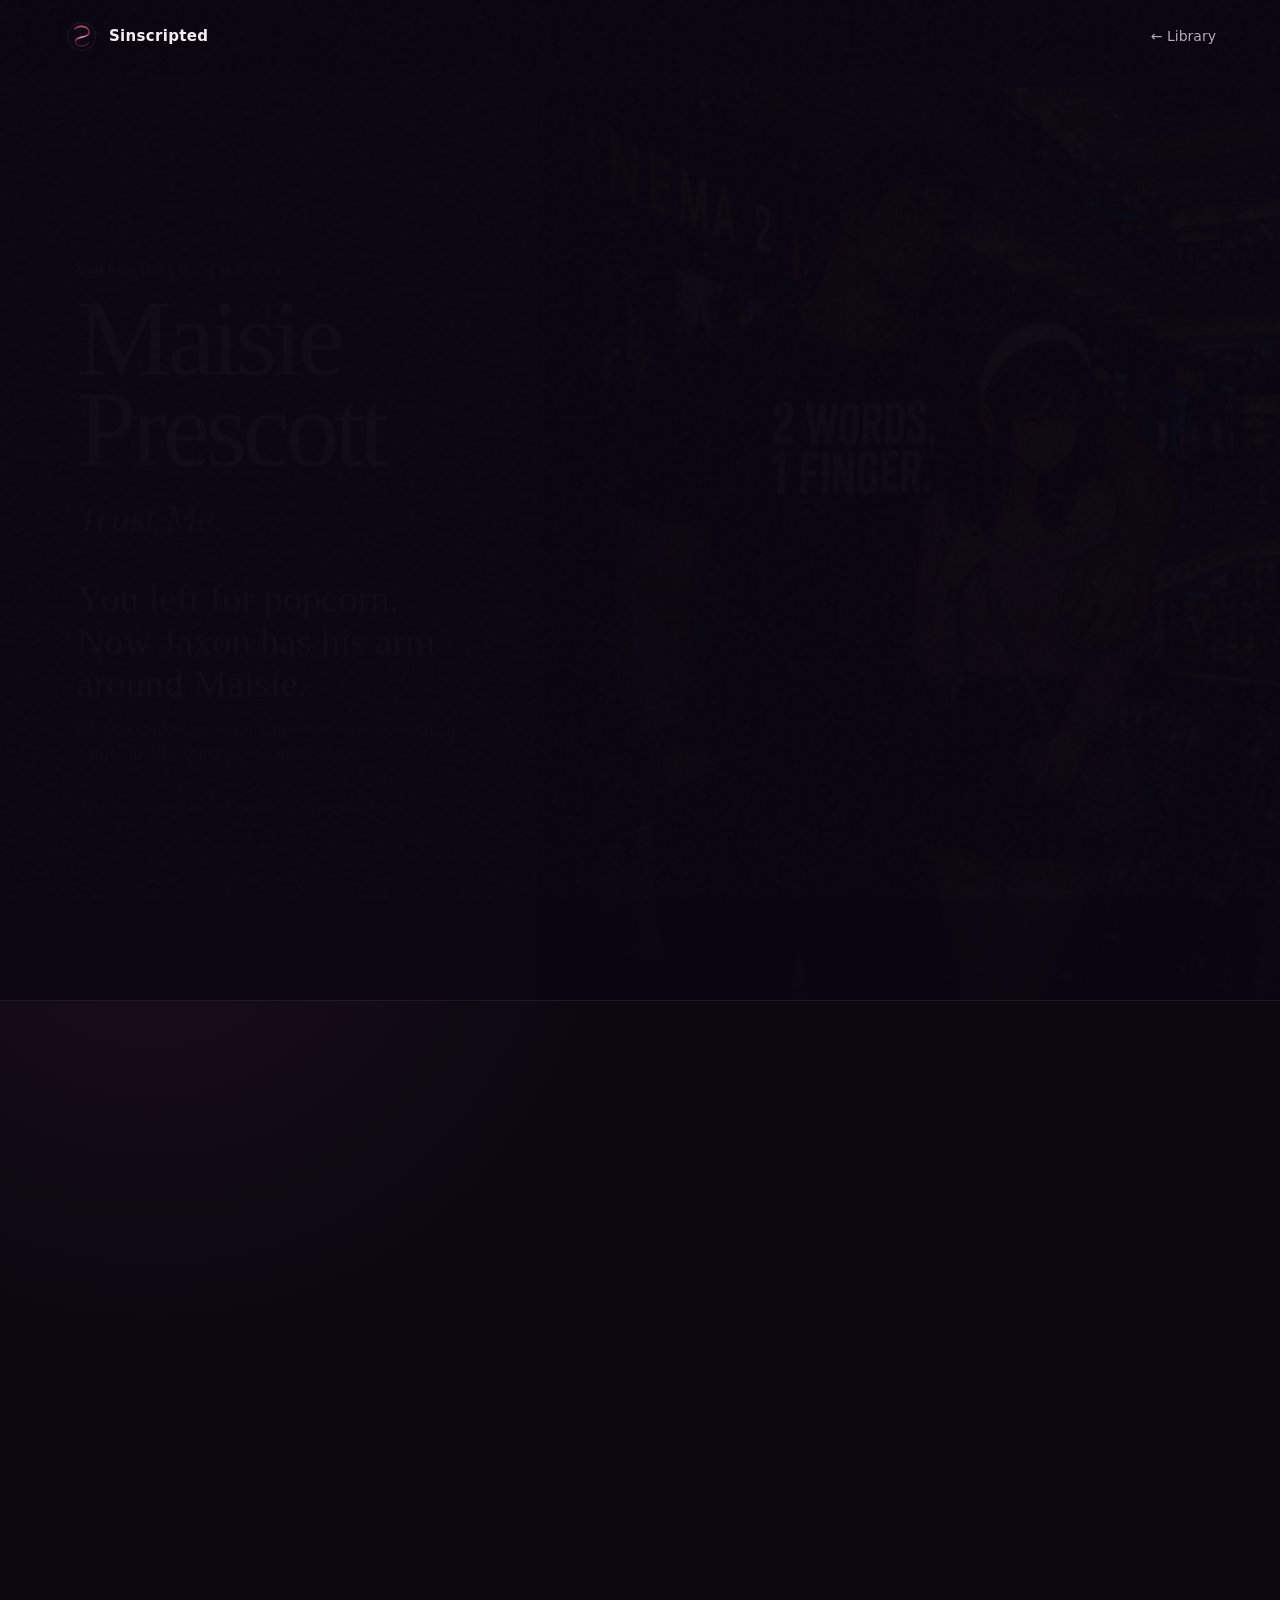
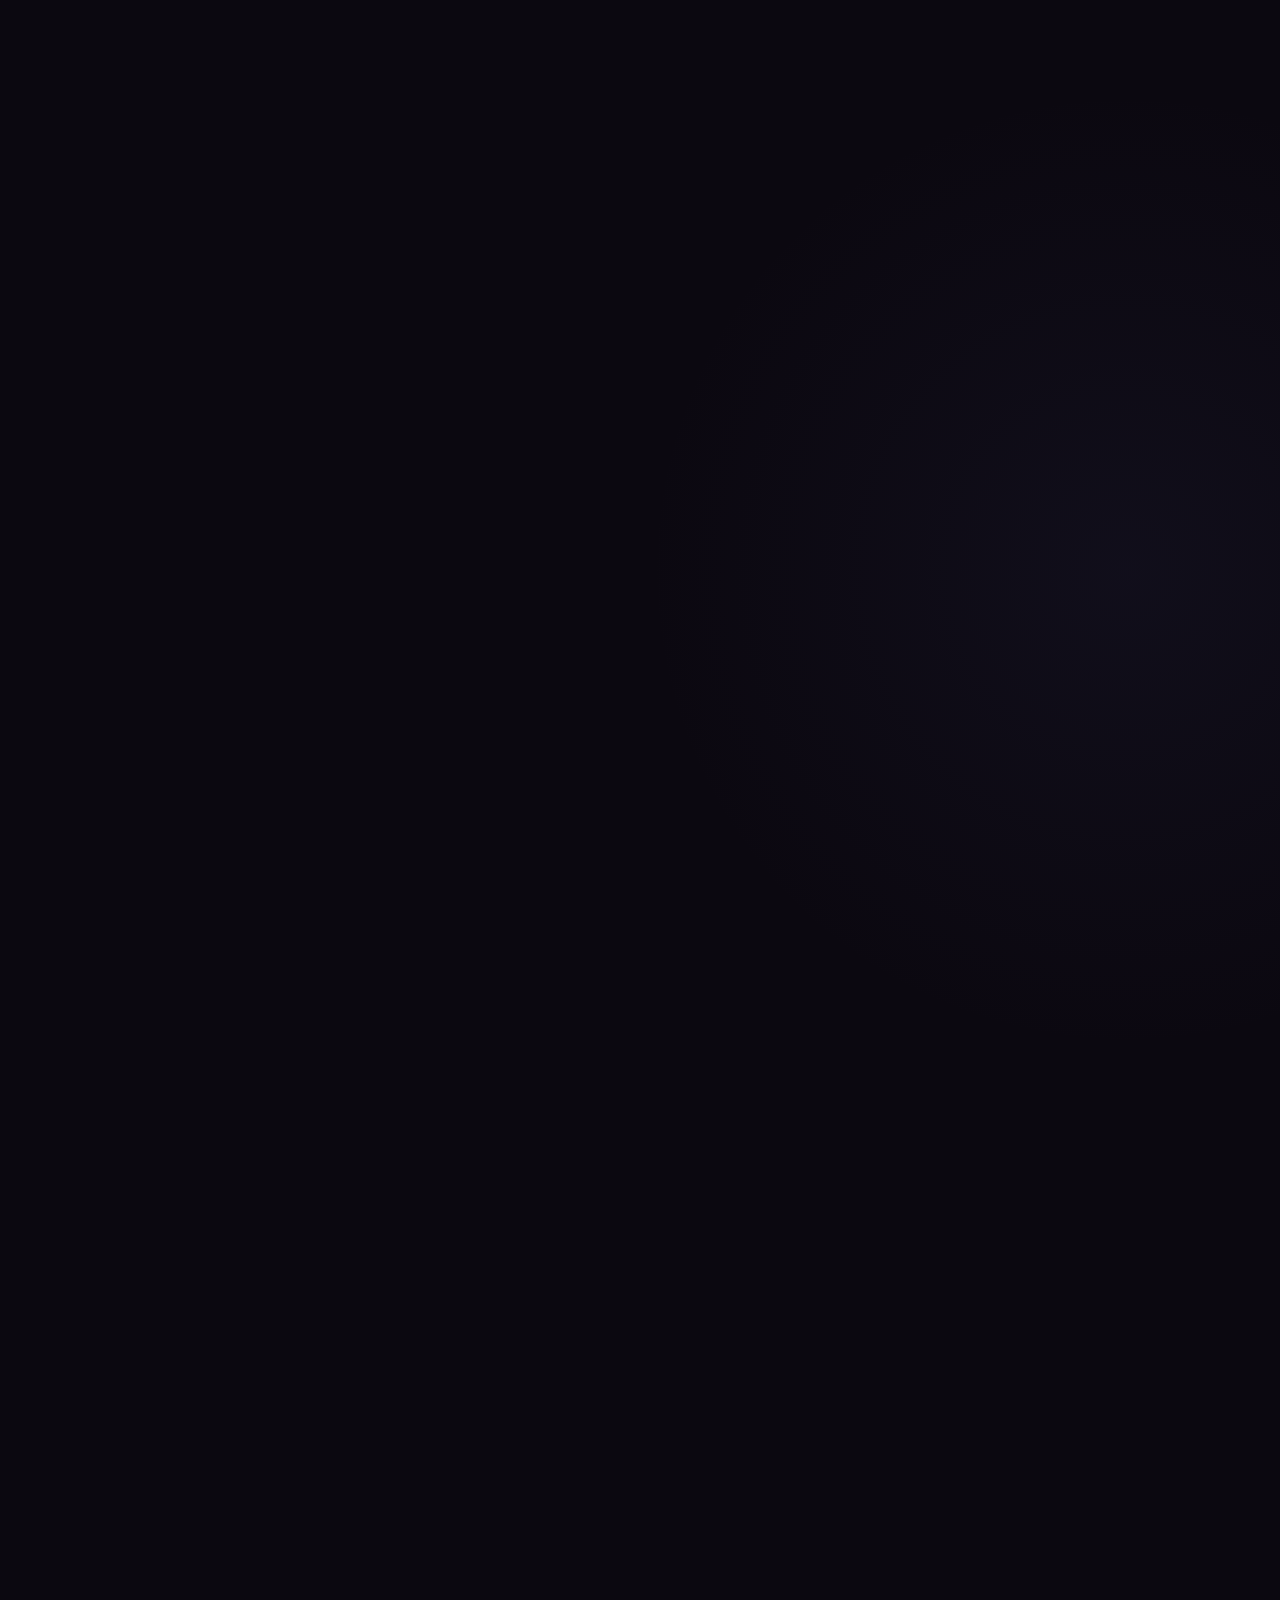
<file: stories/story-one/index.html>
<!doctype html>
<html lang="en">
<head>
  <meta charset="utf-8">
  <meta name="viewport" content="width=device-width, initial-scale=1">
  <meta http-equiv="refresh" content="0; url=/maisie/">
  <link rel="canonical" href="https://sinscripted.github.io/maisie/">
  <title>Moving to Maisie Prescott — Sinscripted</title>
</head>
<body>
  <p>This story file moved to <a href="/maisie/">Maisie Prescott</a>.</p>
</body>
</html>
</file>
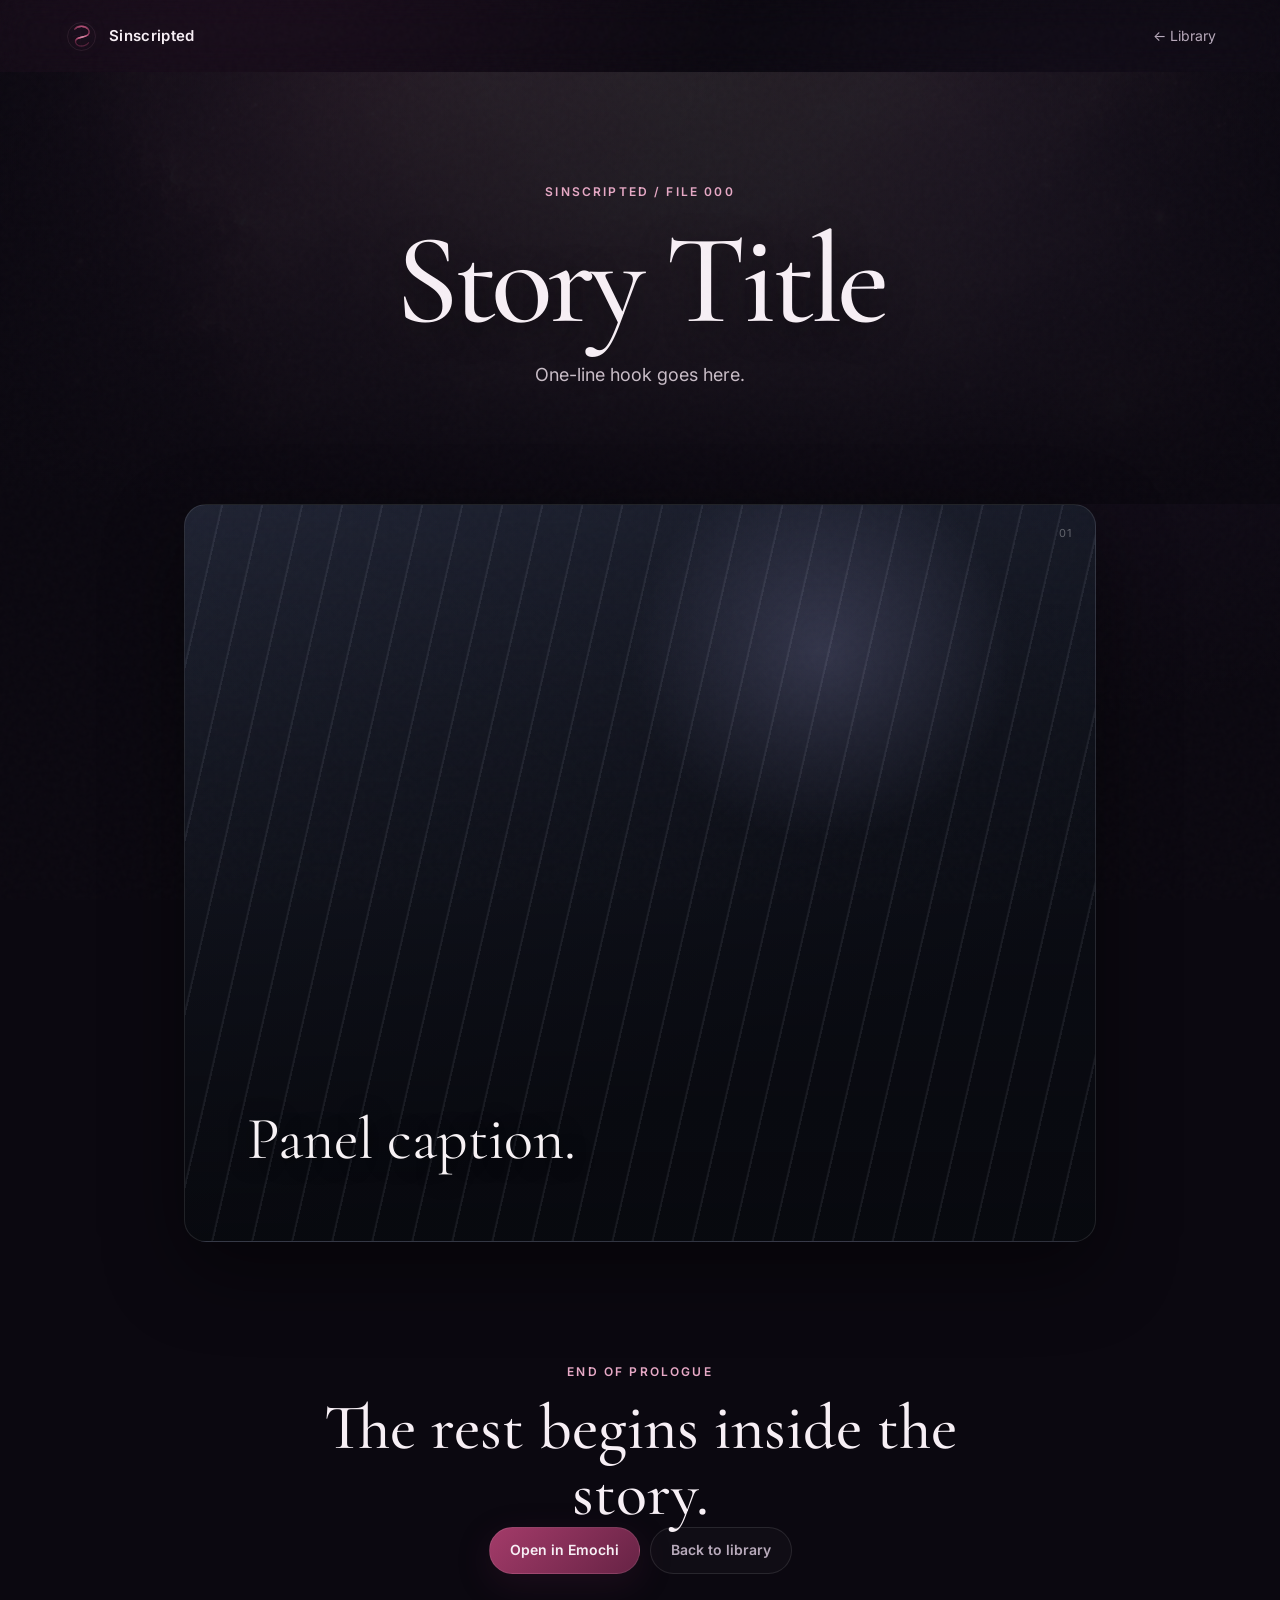
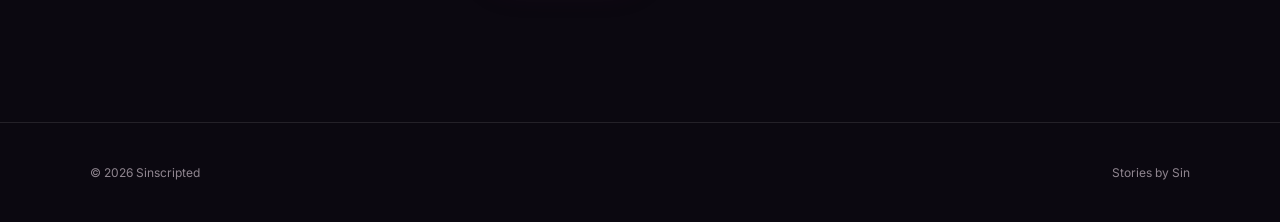
<file: template/story-template.html>
<!doctype html>
<html lang="en">
<head>
  <meta charset="utf-8">
  <meta name="viewport" content="width=device-width, initial-scale=1">
  <meta name="theme-color" content="#0b0810">
  <meta name="description" content="Sinscripted illustrated intro.">
  <title>Story Title — Sinscripted</title>
  <link rel="icon" href="/assets/brand/sinscripted-mark.svg" type="image/svg+xml">
  <link rel="stylesheet" href="/css/styles.css">
</head>
<body class="story-page">
  <div class="grain" aria-hidden="true"></div>
  <header class="site-header compact">
    <a class="brand" href="/">
      <img class="brand-mark-img" src="/assets/brand/sinscripted-mark.svg" alt="">
      <span class="brand-text">Sinscripted</span>
    </a>
    <a class="back-link" href="/">← Library</a>
  </header>
  <main>
    <section class="story-hero story-cosmic">
      <div class="story-cosmic-art" aria-hidden="true"></div>
      <div class="story-hero-content">
        <p class="eyebrow">Sinscripted / File 000</p>
        <h1>Story Title</h1>
        <p class="story-deck">One-line hook goes here.</p>
      </div>
    </section>
    <section class="comic-reader">
      <article class="comic-panel panel-storm">
        <div class="panel-number">01</div>
        <div class="panel-text bottom"><p>Panel caption.</p></div>
      </article>
    </section>
    <section class="after-comic">
      <p class="eyebrow">End of prologue</p>
      <h2>The rest begins inside the story.</h2>
      <div class="card-actions centered">
        <a class="button primary" href="EMOCHI_URL_HERE">Open in Emochi</a>
        <a class="button ghost" href="/">Back to library</a>
      </div>
    </section>
  </main>
  <footer class="site-footer">
    <span>© <span id="year"></span> Sinscripted</span>
    <span>Stories by Sin</span>
  </footer>
  <script src="/js/site.js"></script>
</body>
</html>
</file>
<file: css/styles.css>
@import url('https://fonts.googleapis.com/css2?family=Cormorant+Garamond:ital,wght@0,500;0,600;1,600&family=Inter:wght@400;500;600&display=swap');

:root {
  --bg: #0b0810;
  --bg-soft: #151019;
  --card: rgba(24, 17, 29, 0.82);
  --text: #f7eff5;
  --muted: #b8aabb;
  --line: rgba(255,255,255,.10);
  --wine: #8d2e59;
  --wine-deep: #5f1e40;
  --rose: #e7a9c6;
  --rose-bright: #ffd1e3;
  --violet: #a477bd;
  --shadow: 0 28px 80px rgba(0,0,0,.46);
  --serif: "Cormorant Garamond", Georgia, serif;
  --sans: "Inter", system-ui, sans-serif;
}

* { box-sizing: border-box; }
html { scroll-behavior: smooth; }
body {
  margin: 0;
  overflow-x: hidden;
  background:
    radial-gradient(circle at 18% -8%, rgba(135,54,111,.16), transparent 34rem),
    radial-gradient(circle at 85% 15%, rgba(119,74,141,.10), transparent 28rem),
    var(--bg);
  color: var(--text);
  font-family: var(--sans);
  line-height: 1.6;
}
a { color: inherit; text-decoration: none; }
img { max-width: 100%; display: block; }

.grain {
  position: fixed;
  inset: 0;
  pointer-events: none;
  opacity: .025;
  z-index: 99;
  background-image: url("data:image/svg+xml,%3Csvg viewBox='0 0 180 180' xmlns='http://www.w3.org/2000/svg'%3E%3Cfilter id='n'%3E%3CfeTurbulence type='fractalNoise' baseFrequency='.9' numOctaves='4' stitchTiles='stitch'/%3E%3C/filter%3E%3Crect width='100%25' height='100%25' filter='url(%23n)' opacity='.8'/%3E%3C/svg%3E");
}

.site-header {
  position: sticky;
  top: 0;
  z-index: 30;
  min-height: 72px;
  padding: 0 clamp(20px, 5vw, 72px);
  display: flex;
  align-items: center;
  justify-content: space-between;
  gap: 24px;
  background: linear-gradient(to bottom, rgba(11,8,16,.92), rgba(11,8,16,.70), transparent);
  backdrop-filter: blur(14px);
}
.site-header.compact { position: relative; background: transparent; }
.brand { display: inline-flex; align-items: center; gap: 10px; font-weight: 600; letter-spacing: .02em; }
.brand-mark-img { width: 35px; height: 35px; filter: drop-shadow(0 0 10px rgba(231,169,198,.18)); }
.brand-text { font-size: 15px; }
.site-nav { display: flex; gap: 22px; color: var(--muted); font-size: 14px; }
.site-nav a:hover, .back-link:hover { color: var(--text); }
.back-link { color: var(--muted); font-size: 14px; }

.hero {
  position: relative;
  min-height: min(780px, 90vh);
  display: grid;
  grid-template-columns: minmax(0, 1.1fr) minmax(240px, .9fr);
  align-items: center;
  gap: 56px;
  padding: 72px clamp(20px, 7vw, 110px) 90px;
  overflow: hidden;
  isolation: isolate;
}
.hero-art, .hero-overlay { position: absolute; inset: 0; }
.hero-art {
  z-index: -3;
  background-image: url('/assets/brand/hero-desktop.png');
  background-size: cover;
  background-position: center;
  transform: scale(1.03);
}
.hero-overlay {
  z-index: -2;
  background:
    linear-gradient(90deg, rgba(8,5,12,.94) 0%, rgba(8,5,12,.76) 42%, rgba(8,5,12,.30) 72%, rgba(8,5,12,.52) 100%),
    linear-gradient(to bottom, rgba(11,8,16,.24), rgba(11,8,16,.64) 86%, var(--bg));
}
.hero::after {
  content: "";
  position: absolute;
  inset: auto 0 0;
  height: 180px;
  z-index: -1;
  background: linear-gradient(transparent, var(--bg));
}
.hero-inner { max-width: 760px; z-index: 2; }
.eyebrow {
  margin: 0 0 14px;
  color: var(--rose);
  font-size: 12px;
  font-weight: 600;
  letter-spacing: .18em;
  text-transform: uppercase;
}
h1, h2, h3 { font-family: var(--serif); line-height: 1.03; margin-top: 0; }
.hero h1 {
  margin-bottom: 24px;
  font-size: clamp(56px, 8vw, 116px);
  font-weight: 500;
  letter-spacing: -.045em;
  max-width: 980px;
  text-shadow: 0 8px 40px rgba(0,0,0,.46);
}
.hero h1 em { color: var(--rose-bright); font-weight: 600; }
.hero-copy {
  max-width: 610px;
  margin: 0 0 34px;
  color: #d0c4ce;
  font-size: clamp(16px, 2vw, 19px);
  text-shadow: 0 2px 20px rgba(0,0,0,.55);
}
.hero-brandmark {
  z-index: 2;
  justify-self: center;
  width: min(28vw, 330px);
  opacity: .80;
  filter: drop-shadow(0 0 38px rgba(226,153,194,.12));
}
.hero-brandmark img { width: 100%; }

.button {
  display: inline-flex;
  align-items: center;
  justify-content: center;
  min-height: 47px;
  padding: 0 20px;
  border: 1px solid var(--line);
  border-radius: 999px;
  font-size: 14px;
  font-weight: 600;
  transition: transform .25s ease, border-color .25s ease, background .25s ease, box-shadow .25s ease;
}
.button:hover { transform: translateY(-2px); }
.button.primary {
  background: linear-gradient(135deg, #a33b69, #672345);
  border-color: rgba(255,255,255,.09);
  box-shadow: 0 10px 34px rgba(97,32,70,.22);
}
.button.primary:hover { background: linear-gradient(135deg, #b74676, #742a50); box-shadow: 0 14px 42px rgba(125,44,88,.30); }
.button.ghost { color: var(--muted); background: rgba(255,255,255,.025); }
.button.ghost:hover { color: var(--text); border-color: rgba(255,255,255,.2); }
.button.disabled { opacity: .46; pointer-events: none; }

.section { padding: 96px clamp(20px, 7vw, 110px); }
.section-heading {
  display: flex;
  justify-content: space-between;
  gap: 28px;
  align-items: end;
  margin-bottom: 34px;
}
.section-heading h2, .after-comic h2 {
  font-size: clamp(38px, 5vw, 68px);
  margin-bottom: 0;
  font-weight: 500;
}
.section-note {
  max-width: 420px;
  color: var(--rose);
  margin: 0;
  font-family: var(--serif);
  font-size: 20px;
  font-style: italic;
}

.featured-story {
  display: grid;
  grid-template-columns: minmax(0, 1.05fr) minmax(300px, .95fr);
  min-height: 620px;
  overflow: hidden;
  border: 1px solid var(--line);
  border-radius: 30px;
  background:
    radial-gradient(circle at 100% 0%, rgba(140,50,100,.10), transparent 28rem),
    linear-gradient(180deg, rgba(255,255,255,.038), rgba(255,255,255,.018));
  box-shadow: var(--shadow);
}
.featured-cover { display: block; min-height: 100%; }
.cover {
  min-height: 100%;
  position: relative;
  overflow: hidden;
}
.placeholder-cover {
  background:
    radial-gradient(circle at 70% 18%, rgba(215,113,154,.22), transparent 24%),
    radial-gradient(circle at 30% 72%, rgba(117,82,144,.12), transparent 28%),
    linear-gradient(155deg, #1b1420 0%, #17141f 48%, #0b0910 100%);
}
.placeholder-cover::before {
  content: "";
  position: absolute;
  inset: -10%;
  background:
    linear-gradient(118deg, transparent 0 48%, rgba(255,255,255,.18) 49%, rgba(255,255,255,.02) 50% 100%);
  opacity: .52;
}
.storm {
  position: absolute;
  inset: 0;
  background:
    radial-gradient(ellipse at 50% 100%, rgba(255,255,255,.055), transparent 40%),
    repeating-linear-gradient(120deg, transparent 0 55px, rgba(255,255,255,.014) 56px 57px);
}
.file-badge {
  position: absolute;
  top: 24px;
  left: 24px;
  z-index: 2;
  padding: 8px 11px;
  border: 1px solid rgba(255,255,255,.12);
  border-radius: 999px;
  background: rgba(7,5,10,.40);
  backdrop-filter: blur(10px);
  color: #d9c5d2;
  font-size: 10px;
  font-weight: 600;
  letter-spacing: .14em;
}
.cover-copy {
  position: absolute;
  left: 28px; right: 28px; bottom: 28px;
  display: grid;
  gap: 5px;
}
.cover-copy strong {
  font-family: var(--serif);
  font-size: clamp(54px, 6vw, 90px);
  line-height: .9;
  font-weight: 500;
}
.cover-copy small { color: var(--muted); text-transform: uppercase; letter-spacing: .13em; font-size: 10px; }

.featured-copy {
  align-self: center;
  padding: clamp(32px, 6vw, 72px);
}
.story-index {
  margin: 0 0 12px;
  color: #8f7d8c;
  font-size: 11px;
  font-weight: 600;
  letter-spacing: .18em;
}
.tag-row { display: flex; flex-wrap: wrap; gap: 8px; margin-bottom: 18px; }
.tag-row.center { justify-content: center; }
.tag-row span {
  padding: 6px 10px;
  border-radius: 999px;
  border: 1px solid rgba(231,169,198,.16);
  background: rgba(231,169,198,.04);
  color: #d3bfcc;
  font-size: 11px;
}
.featured-copy h3 { margin-bottom: 12px; font-size: clamp(48px, 6vw, 78px); font-weight: 500; }
.hook { color: var(--muted); margin: 0 0 20px; }
.large-hook { max-width: 560px; font-family: var(--serif); font-size: 27px; line-height: 1.2; color: #eadfe7; }
.story-description { max-width: 540px; color: var(--muted); margin: 0 0 28px; font-size: 14px; }
.card-actions { display: flex; flex-wrap: wrap; gap: 10px; }
.card-actions.centered { justify-content: center; }

.next-file {
  margin-top: 22px;
  min-height: 150px;
  display: flex;
  align-items: center;
  justify-content: space-between;
  gap: 30px;
  padding: 28px 32px;
  border: 1px dashed rgba(231,169,198,.15);
  border-radius: 22px;
  background: linear-gradient(90deg, rgba(255,255,255,.018), rgba(164,119,189,.026));
}
.next-file h3 { margin: 0 0 8px; font-size: 34px; font-weight: 500; }
.next-file p:not(.eyebrow) { margin: 0; color: #8e818d; font-size: 13px; }
.next-file-number {
  font-family: var(--serif);
  font-size: 74px;
  color: rgba(231,169,198,.10);
  line-height: 1;
}

.site-footer {
  min-height: 100px;
  margin-top: 28px;
  padding: 28px clamp(20px, 7vw, 110px);
  display: flex;
  justify-content: space-between;
  align-items: center;
  gap: 18px;
  border-top: 1px solid var(--line);
  color: #8f858f;
  font-size: 12px;
}

/* Story page */
.story-hero {
  position: relative;
  text-align: center;
  padding: 110px 20px 92px;
  overflow: hidden;
  isolation: isolate;
}
.story-cosmic-art {
  position: absolute;
  inset: -80px 0 0;
  z-index: -2;
  background-image: url('/assets/brand/nebula-secondary.png');
  background-size: cover;
  background-position: center;
  opacity: .24;
  filter: saturate(.8) contrast(1.03);
}
.story-hero::after {
  content: "";
  position: absolute;
  inset: 0;
  z-index: -1;
  background:
    linear-gradient(to bottom, rgba(11,8,16,.48), rgba(11,8,16,.80) 72%, var(--bg)),
    radial-gradient(circle at center, transparent 0%, rgba(11,8,16,.26) 54%, rgba(11,8,16,.84) 100%);
}
.story-hero-content { position: relative; z-index: 2; }
.story-hero h1 {
  margin-bottom: 14px;
  font-size: clamp(66px, 10vw, 130px);
  font-weight: 500;
  letter-spacing: -.04em;
  text-shadow: 0 8px 34px rgba(0,0,0,.45);
}
.story-deck { margin: 0 auto 22px; max-width: 720px; color: #c9bdc7; font-size: 18px; }
.reader-note { max-width: 600px; margin: 28px auto 0; color: #968896; font-size: 13px; }

.comic-reader {
  width: min(100%, 940px);
  margin: 0 auto;
  padding: 0 14px 20px;
  display: grid;
  gap: 20px;
}
.comic-panel {
  position: relative;
  min-height: min(1180px, 82vh);
  border-radius: 22px;
  overflow: hidden;
  border: 1px solid var(--line);
  box-shadow: var(--shadow);
  background: #111;
}
.panel-number {
  position: absolute;
  z-index: 3;
  top: 20px; right: 22px;
  color: rgba(255,255,255,.32);
  font-size: 11px;
  letter-spacing: .15em;
}
.panel-text {
  position: absolute;
  z-index: 4;
  left: clamp(22px, 6vw, 62px);
  right: clamp(22px, 6vw, 62px);
  color: #f7f2f5;
  text-shadow: 0 2px 22px rgba(0,0,0,.65);
}
.panel-text.bottom { bottom: clamp(30px, 7vw, 70px); }
.panel-text.center-text { top: 50%; transform: translateY(-50%); text-align: center; }
.panel-text p {
  margin: 0;
  max-width: 720px;
  font-family: var(--serif);
  font-size: clamp(30px, 6vw, 60px);
  line-height: 1.04;
}
.panel-text.split { top: 12%; bottom: 10%; display: flex; flex-direction: column; justify-content: space-between; }
.panel-text.split p:last-child { align-self: end; text-align: right; }

.panel-storm {
  background:
    linear-gradient(to bottom, rgba(13,16,27,.25), rgba(7,8,13,.82)),
    radial-gradient(circle at 70% 20%, #4a4c68, transparent 22%),
    linear-gradient(160deg, #25293a, #0c0e16 72%);
}
.panel-storm::before {
  content:""; position:absolute; inset:0;
  background: repeating-linear-gradient(103deg, transparent 0 28px, rgba(214,221,242,.08) 29px 30px);
  transform: scale(1.3);
}
.panel-three {
  background:
    radial-gradient(circle at 50% 16%, rgba(173,180,225,.16), transparent 26%),
    linear-gradient(180deg, #191b26, #090a0d);
}
.three-lives { position:absolute; inset:15% 7% 17%; display:grid; grid-template-columns:repeat(3,1fr); gap:4%; align-items:end; }
.three-lives span {
  height: 58%;
  border-radius: 100px 100px 8px 8px;
  background: linear-gradient(to bottom, rgba(255,255,255,.11), rgba(255,255,255,.018));
}
.three-lives span:nth-child(2) { height: 72%; }
.three-lives span:nth-child(3) { height: 64%; }

.panel-strike { background: radial-gradient(circle at 48% 30%, #f4e8ff 0 1%, #8f9bcb 2%, #262a3c 7%, #0a0b10 26%); }
.lightning {
  position:absolute; top:-6%; left:48%; width:7px; height:74%;
  background:#f6efff; transform:skew(-13deg) rotate(12deg);
  box-shadow:0 0 15px #e8dfff, 0 0 42px #8f99d4, 0 0 90px rgba(185,164,255,.6);
}
.lightning::before, .lightning::after { content:""; position:absolute; width:5px; height:42%; background:inherit; box-shadow:inherit; }
.lightning::before { top:32%; left:-55px; transform:rotate(24deg); }
.lightning::after { top:51%; left:47px; transform:rotate(-22deg); }

.panel-fracture {
  background:
    radial-gradient(circle at 50% 50%, rgba(143,40,70,.28), transparent 30%),
    linear-gradient(150deg, #1e1723, #09090c);
}
.fracture { position:absolute; inset:10%; display:grid; place-items:center; }
.fracture span {
  position:absolute;
  font-family:var(--serif);
  font-size:clamp(100px,26vw,260px);
  color:rgba(255,255,255,.07);
}
.fracture span:nth-child(1){ transform:translate(-28%,-8%) rotate(-9deg); }
.fracture span:nth-child(2){ transform:translate(20%,5%) rotate(6deg); color:rgba(225,168,188,.09); }
.fracture span:nth-child(3){ transform:translate(0,24%) rotate(-2deg); }

.panel-hospital {
  background:
    linear-gradient(to bottom, rgba(198,220,210,.08), rgba(5,9,8,.86)),
    linear-gradient(120deg, #44534e, #0d1211 56%);
}
.monitor {
  position:absolute; left:10%; right:10%; top:39%; height:170px;
  border-top:1px solid rgba(178,255,214,.18);
  border-bottom:1px solid rgba(178,255,214,.07);
}
.monitor span {
  position:absolute; top:50%; left:0; right:0; height:2px;
  background:#76d7a2;
  box-shadow:0 0 15px rgba(118,215,162,.55);
}
.monitor span::after{
  content:"";
  position:absolute; left:46%; top:-56px; width:65px; height:55px;
  border-left:3px solid #76d7a2;
  border-top:3px solid #76d7a2;
  transform:skew(-16deg) rotate(58deg);
}

.panel-awake {
  background:
    radial-gradient(ellipse at center 38%, rgba(225,168,188,.10), transparent 18%),
    radial-gradient(circle at center, #251b28 0%, #0a090d 62%);
}
.eyes::before, .eyes::after {
  content:""; position:absolute; top:41%; width:120px; height:55px;
  border-top:2px solid rgba(241,224,235,.28); border-radius:50%;
}
.eyes::before { left:calc(50% - 145px); transform:rotate(-4deg); }
.eyes::after { left:calc(50% + 25px); transform:rotate(4deg); }
.whisper { margin-top: 18px !important; color: var(--rose); font-style: italic; }

.after-comic {
  max-width: 820px;
  padding: 100px 20px 120px;
  margin-inline: auto;
  text-align: center;
}
.after-comic p:not(.eyebrow) { color: var(--muted); max-width: 620px; margin: 18px auto 30px; }

/* restrained motion */
.reveal {
  opacity: 1;
  transform: translateY(0);
}
.motion-ok .reveal {
  opacity: 0;
  transform: translateY(18px);
  transition: opacity .8s ease, transform .8s cubic-bezier(.2,.65,.25,1);
}
.motion-ok .reveal.is-visible {
  opacity: 1;
  transform: translateY(0);
}
.motion-ok .hero-art { animation: cosmicDrift 22s ease-in-out infinite alternate; }
.motion-ok .hero-brandmark { animation: markFloat 8s ease-in-out infinite; }

@keyframes cosmicDrift {
  from { transform: scale(1.03) translate3d(0,0,0); }
  to { transform: scale(1.075) translate3d(-1.2%, .7%, 0); }
}
@keyframes markFloat {
  0%,100% { transform: translateY(0); opacity: .76; }
  50% { transform: translateY(-7px); opacity: .88; }
}

@media (max-width: 860px) {
  .site-header { min-height: 62px; padding-inline: 18px; }
  .site-nav { display: none; }

  .hero {
    min-height: 720px;
    grid-template-columns: 1fr;
    align-content: end;
    padding: 120px 20px 78px;
  }
  .hero-art {
    background-image: url('/assets/brand/hero-mobile.png');
    background-position: center 42%;
  }
  .hero-overlay {
    background:
      linear-gradient(to bottom, rgba(7,4,10,.32) 0%, rgba(7,4,10,.25) 28%, rgba(7,4,10,.72) 66%, var(--bg) 100%),
      linear-gradient(90deg, rgba(7,4,10,.48), rgba(7,4,10,.18));
  }
  .hero-inner { align-self: end; }
  .hero-brandmark {
    position: absolute;
    top: 92px;
    right: 22px;
    width: 122px;
    opacity: .52;
  }

  .section { padding: 72px 18px; }
  .section-heading { display: block; }
  .section-note { margin-top: 10px; }

  .featured-story { grid-template-columns: 1fr; min-height: 0; border-radius: 24px; }
  .featured-cover { min-height: 500px; }
  .featured-copy { padding: 28px 24px 32px; }
  .next-file { padding: 24px; }
  .next-file-number { font-size: 58px; }

  .site-footer { padding-inline: 18px; flex-direction: column; align-items: flex-start; }
}

@media (max-width: 520px) {
  .brand-text { font-size: 14px; }
  .brand-mark-img { width: 31px; height: 31px; }
  .hero { min-height: 690px; }
  .hero h1 { font-size: clamp(50px, 16vw, 76px); }
  .hero-copy { font-size: 15px; }
  .hero-brandmark { width: 105px; top: 82px; }
  .featured-cover { min-height: 430px; }
  .card-actions .button { width: 100%; }
  .next-file-number { display: none; }

  .comic-reader { padding-inline: 8px; gap: 10px; }
  .comic-panel { min-height: 76vh; border-radius: 14px; }
  .panel-text p { font-size: clamp(32px, 10vw, 49px); }
  .story-hero { padding-top: 74px; }
}

@media (prefers-reduced-motion: reduce) {
  * { scroll-behavior: auto !important; }
}


/* ================================================================
   FILE 001 — MAISIE PRESCOTT
   ================================================================ */

.maisie-feature .featured-cover { position: relative; overflow: hidden; background: #0d0910; }
.maisie-cover img {
  width: 100%; height: 100%; min-height: 620px; object-fit: cover; object-position: center 34%;
  transition: transform .7s cubic-bezier(.2,.65,.25,1);
}
.motion-ok .maisie-cover:hover img { transform: scale(1.025); }
.cover-shade {
  position: absolute; inset: 0;
  background:
    linear-gradient(to top, rgba(8,5,10,.88) 0%, rgba(8,5,10,.22) 42%, transparent 72%),
    linear-gradient(90deg, transparent 65%, rgba(8,5,10,.18));
}
.maisie-cover .cover-copy { z-index: 2; }
.maisie-cover .cover-copy small {
  order: -1; color: var(--rose-bright); font-family: var(--serif); font-size: 18px;
  text-transform: none; font-style: italic; letter-spacing: .02em;
}
.maisie-cover .cover-copy strong { max-width: 560px; font-size: clamp(50px, 6vw, 82px); }
.feature-subtitle {
  margin: -4px 0 18px; color: var(--rose); font-family: var(--serif); font-size: 24px; font-style: italic;
}

.maisie-page {
  background:
    radial-gradient(circle at 12% 12%, rgba(139,47,95,.13), transparent 29rem),
    radial-gradient(circle at 88% 30%, rgba(75,78,137,.09), transparent 30rem),
    var(--bg);
}
.story-nav {
  z-index: 60;
  background: linear-gradient(to bottom, rgba(8,5,11,.90), rgba(8,5,11,.38), transparent);
}
.maisie-hero {
  min-height: 840px; display: grid;
  grid-template-columns: minmax(320px, .82fr) minmax(440px, 1.18fr);
  align-items: stretch; gap: 0; overflow: hidden; border-bottom: 1px solid var(--line);
  background: radial-gradient(circle at 26% 35%, rgba(145,48,92,.16), transparent 28rem), #0a0710;
}
.maisie-hero-copy {
  position: relative; z-index: 3; align-self: center; padding: 90px clamp(28px, 6vw, 100px);
}
.maisie-hero-copy h1 {
  margin: 0 0 12px; max-width: 700px; font-size: clamp(70px, 8.4vw, 126px);
  font-weight: 500; line-height: .82; letter-spacing: -.045em;
}
.story-campaign-title {
  margin: 0 0 30px; color: var(--rose-bright); font-family: var(--serif);
  font-size: clamp(29px, 3vw, 42px); font-style: italic;
}
.maisie-lead {
  max-width: 570px; margin: 0 0 14px; color: #f0e5ec; font-family: var(--serif);
  font-size: clamp(27px, 3vw, 39px); line-height: 1.08;
}
.maisie-sublead { max-width: 590px; margin: 0 0 26px; color: var(--muted); font-size: 15px; }
.maisie-hero-art { position: relative; min-height: 840px; margin: 0; overflow: hidden; }
.maisie-hero-art img {
  width: 100%; height: 100%; min-height: 840px; object-fit: cover; object-position: center 32%;
}
.hero-image-vignette {
  position: absolute; inset: 0;
  background:
    linear-gradient(90deg, #0a0710 0%, rgba(10,7,16,.52) 10%, transparent 32%),
    linear-gradient(to top, rgba(10,7,16,.62), transparent 32%);
  pointer-events: none;
}

.file-section, .mechanic-section {
  width: min(1220px, calc(100% - 36px)); margin: 0 auto; padding: 118px 0;
}
.editorial-heading, .mechanic-copy { width: min(760px, 100%); }
.editorial-heading h2, .mechanic-copy h2 {
  margin-bottom: 20px; font-size: clamp(50px, 7vw, 86px); font-weight: 500; letter-spacing: -.03em;
}
.editorial-heading > p:last-child, .mechanic-copy > p:last-child {
  max-width: 650px; color: var(--muted); font-size: 17px;
}
.earlier-section {
  display: grid; grid-template-columns: minmax(280px, .95fr) minmax(340px, .7fr);
  align-items: center; gap: clamp(50px, 8vw, 120px);
}
.phone-art { width: min(100%, 540px); margin: 0 auto; filter: drop-shadow(0 38px 80px rgba(0,0,0,.36)); }
.phone-art img { width: 100%; border-radius: 30px; }
.life360-art { width: min(100%, 520px); }

.scene-sequence {
  width: min(1320px, calc(100% - 36px)); margin: 0 auto; padding: 40px 0 118px;
  display: grid; gap: 44px;
}
.scene-beat {
  display: grid; grid-template-columns: minmax(340px, 1.08fr) minmax(280px, .72fr);
  align-items: center; overflow: hidden; border: 1px solid var(--line); border-radius: 30px;
  background: radial-gradient(circle at 100% 0%, rgba(156,64,109,.12), transparent 28rem), rgba(255,255,255,.022);
  box-shadow: var(--shadow);
}
.scene-beat.reverse { grid-template-columns: minmax(280px, .72fr) minmax(340px, 1.08fr); }
.scene-beat.reverse .scene-image { order: 2; }
.scene-beat.reverse .scene-copy { order: 1; }
.scene-image { margin: 0; min-height: 690px; height: 100%; }
.scene-image img { width: 100%; height: 100%; min-height: 690px; object-fit: cover; }
.scene-copy { padding: clamp(34px, 6vw, 76px); }
.scene-copy h2 { margin-bottom: 18px; font-size: clamp(48px, 5.5vw, 76px); font-weight: 500; }
.scene-copy blockquote {
  margin: 0 0 24px; color: #f7e9f1; font-family: var(--serif);
  font-size: clamp(38px, 5vw, 66px); font-style: italic; line-height: 1.05;
}
.scene-copy > p:not(.eyebrow) { color: var(--muted); font-size: 17px; }

.dossier-section { padding: 80px 18px 128px; }
.dossier-shell {
  width: min(1320px, 100%); margin: 0 auto; display: grid;
  grid-template-columns: minmax(360px, .92fr) minmax(420px, 1.08fr);
  overflow: hidden; border: 1px solid rgba(231,169,198,.18); border-radius: 32px;
  background: radial-gradient(circle at 80% 12%, rgba(150,53,102,.12), transparent 30rem),
              linear-gradient(145deg, rgba(33,22,35,.96), rgba(15,11,18,.98));
  box-shadow: 0 42px 100px rgba(0,0,0,.46);
}
.dossier-portrait { position: relative; min-height: 820px; margin: 0; overflow: hidden; background: #0a080d; }
.dossier-portrait img { width: 100%; height: 100%; min-height: 820px; object-fit: cover; object-position: center; }
.dossier-portrait::after {
  content: ""; position: absolute; inset: 0;
  background: linear-gradient(to top, rgba(9,6,11,.78), transparent 28%); pointer-events: none;
}
.dossier-portrait figcaption {
  position: absolute; left: 25px; right: 25px; bottom: 20px; z-index: 2;
  color: #d5c2cf; font-size: 11px; letter-spacing: .15em; text-transform: uppercase;
}
.dossier-copy { padding: clamp(36px, 6vw, 76px); align-self: center; }
.dossier-code {
  margin: 0 0 16px; color: var(--rose); font-size: 10px; font-weight: 600;
  letter-spacing: .19em; text-transform: uppercase;
}
.dossier-copy h2 {
  margin: 0 0 18px; font-size: clamp(65px, 8vw, 104px); font-weight: 500;
  line-height: .83; letter-spacing: -.04em;
}
.dossier-deck {
  max-width: 610px; margin: 0 0 34px; color: #d7c4d0; font-family: var(--serif);
  font-size: clamp(24px, 2.6vw, 34px); font-style: italic; line-height: 1.18;
}
.dossier-grid {
  margin: 0; display: grid; grid-template-columns: repeat(2, minmax(0, 1fr));
  border-top: 1px solid rgba(231,169,198,.16); border-left: 1px solid rgba(231,169,198,.16);
}
.dossier-grid > div {
  min-height: 104px; padding: 18px 20px; border-right: 1px solid rgba(231,169,198,.16);
  border-bottom: 1px solid rgba(231,169,198,.16);
}
.dossier-grid .wide { grid-column: 1 / -1; }
.dossier-grid dt {
  margin: 0 0 6px; color: #a98799; font-size: 10px; font-weight: 600;
  letter-spacing: .17em; text-transform: uppercase;
}
.dossier-grid dd {
  margin: 0; color: #f0e7ed; font-family: var(--serif); font-size: 22px; line-height: 1.16;
}
.dossier-personality {
  margin-top: 26px; padding-top: 23px; border-top: 1px solid rgba(231,169,198,.13);
}
.dossier-personality span {
  color: #a98799; font-size: 10px; font-weight: 600; letter-spacing: .17em; text-transform: uppercase;
}
.dossier-personality p { max-width: 650px; margin: 8px 0 0; color: #d3c3cd; font-size: 15px; }
.dossier-quote {
  margin: 34px 0 0; padding-left: 23px; border-left: 2px solid var(--wine);
  color: var(--rose-bright); font-family: var(--serif); font-size: clamp(26px, 3vw, 38px);
  font-style: italic; line-height: 1.18;
}

.mechanic-section {
  display: grid; grid-template-columns: minmax(300px, 1fr) minmax(330px, .72fr);
  align-items: center; gap: clamp(48px, 8vw, 112px);
}
.mechanic-copy h2 { max-width: 810px; }

.jaxon-shell {
  border-color: rgba(138,164,197,.16);
  background: radial-gradient(circle at 8% 8%, rgba(57,83,118,.13), transparent 30rem),
              linear-gradient(145deg, rgba(21,24,31,.98), rgba(10,10,13,.99));
}
.jaxon-shell .dossier-code { color: #9fb3ca; }
.jaxon-shell .dossier-grid { border-color: rgba(145,169,195,.13); }
.jaxon-shell .dossier-grid > div { border-right-color: rgba(145,169,195,.13); border-bottom-color: rgba(145,169,195,.13); }
.jaxon-shell .dossier-grid dt, .jaxon-shell .dossier-personality span { color: #8194aa; }
.jaxon-shell .dossier-quote { border-left-color: #4b6d8d; color: #d7e4f0; }

.final-question {
  position: relative; overflow: hidden; padding: 140px 20px 150px; text-align: center;
  border-top: 1px solid var(--line);
  background: linear-gradient(rgba(9,6,12,.75), rgba(9,6,12,.92)),
              url('/assets/brand/nebula-secondary.png') center/cover no-repeat;
}
.final-question::before {
  content: ""; position: absolute; inset: 0;
  background: radial-gradient(circle at center, rgba(186,82,136,.16), transparent 34rem);
  pointer-events: none;
}
.final-question-inner { position: relative; z-index: 2; width: min(860px, 100%); margin: 0 auto; }
.tension-line {
  margin: 4px 0; color: #c6b8c2; font-family: var(--serif); font-size: clamp(25px, 4vw, 42px);
}
.tension-line.accent { color: var(--rose-bright); }
.final-question h2 {
  margin: 32px 0 35px; font-size: clamp(76px, 11vw, 142px); font-weight: 500; letter-spacing: -.045em;
}

@media (max-width: 980px) {
  .maisie-hero { min-height: 0; grid-template-columns: 1fr; }
  .maisie-hero-copy { order: 2; padding: 56px 24px 76px; }
  .maisie-hero-art { order: 1; min-height: min(78vh, 780px); }
  .maisie-hero-art img { min-height: min(78vh, 780px); }
  .hero-image-vignette { background: linear-gradient(to top, #0a0710 0%, rgba(10,7,16,.18) 32%, transparent 58%); }
  .earlier-section, .mechanic-section { grid-template-columns: 1fr; }
  .editorial-heading, .mechanic-copy { margin-inline: auto; }
  .phone-art { margin-top: 18px; }
  .scene-beat, .scene-beat.reverse { grid-template-columns: 1fr; }
  .scene-beat.reverse .scene-image, .scene-beat.reverse .scene-copy { order: initial; }
  .scene-image, .scene-image img { min-height: 560px; }
  .dossier-shell { grid-template-columns: 1fr; }
  .dossier-portrait, .dossier-portrait img { min-height: 720px; }
}

@media (max-width: 620px) {
  .maisie-cover img { min-height: 470px; object-position: center 32%; }
  .maisie-hero-art, .maisie-hero-art img { min-height: 570px; }
  .maisie-hero-copy h1 { font-size: clamp(62px, 20vw, 88px); }
  .maisie-lead { font-size: 29px; }
  .maisie-sublead { font-size: 14px; }

  .file-section, .mechanic-section { width: min(100% - 28px, 1220px); padding: 82px 0; }
  .editorial-heading h2, .mechanic-copy h2 { font-size: 51px; }

  .scene-sequence { width: min(100% - 20px, 1320px); padding-bottom: 82px; gap: 22px; }
  .scene-beat { border-radius: 20px; }
  .scene-image, .scene-image img { min-height: 470px; }
  .scene-copy { padding: 28px 22px 34px; }
  .scene-copy blockquote { font-size: 41px; }

  .dossier-section { padding: 48px 10px 92px; }
  .dossier-shell { border-radius: 20px; }
  .dossier-portrait, .dossier-portrait img { min-height: 520px; }
  .dossier-copy { padding: 32px 22px 38px; }
  .dossier-copy h2 { font-size: 65px; }
  .dossier-deck { font-size: 25px; }
  .dossier-grid > div { min-height: 90px; padding: 15px 14px; }
  .dossier-grid dd { font-size: 19px; }
  .dossier-personality p { font-size: 14px; }
  .dossier-quote { font-size: 28px; }

  .final-question { padding: 100px 18px 110px; }
  .final-question h2 { font-size: 78px; }
}
</file>
